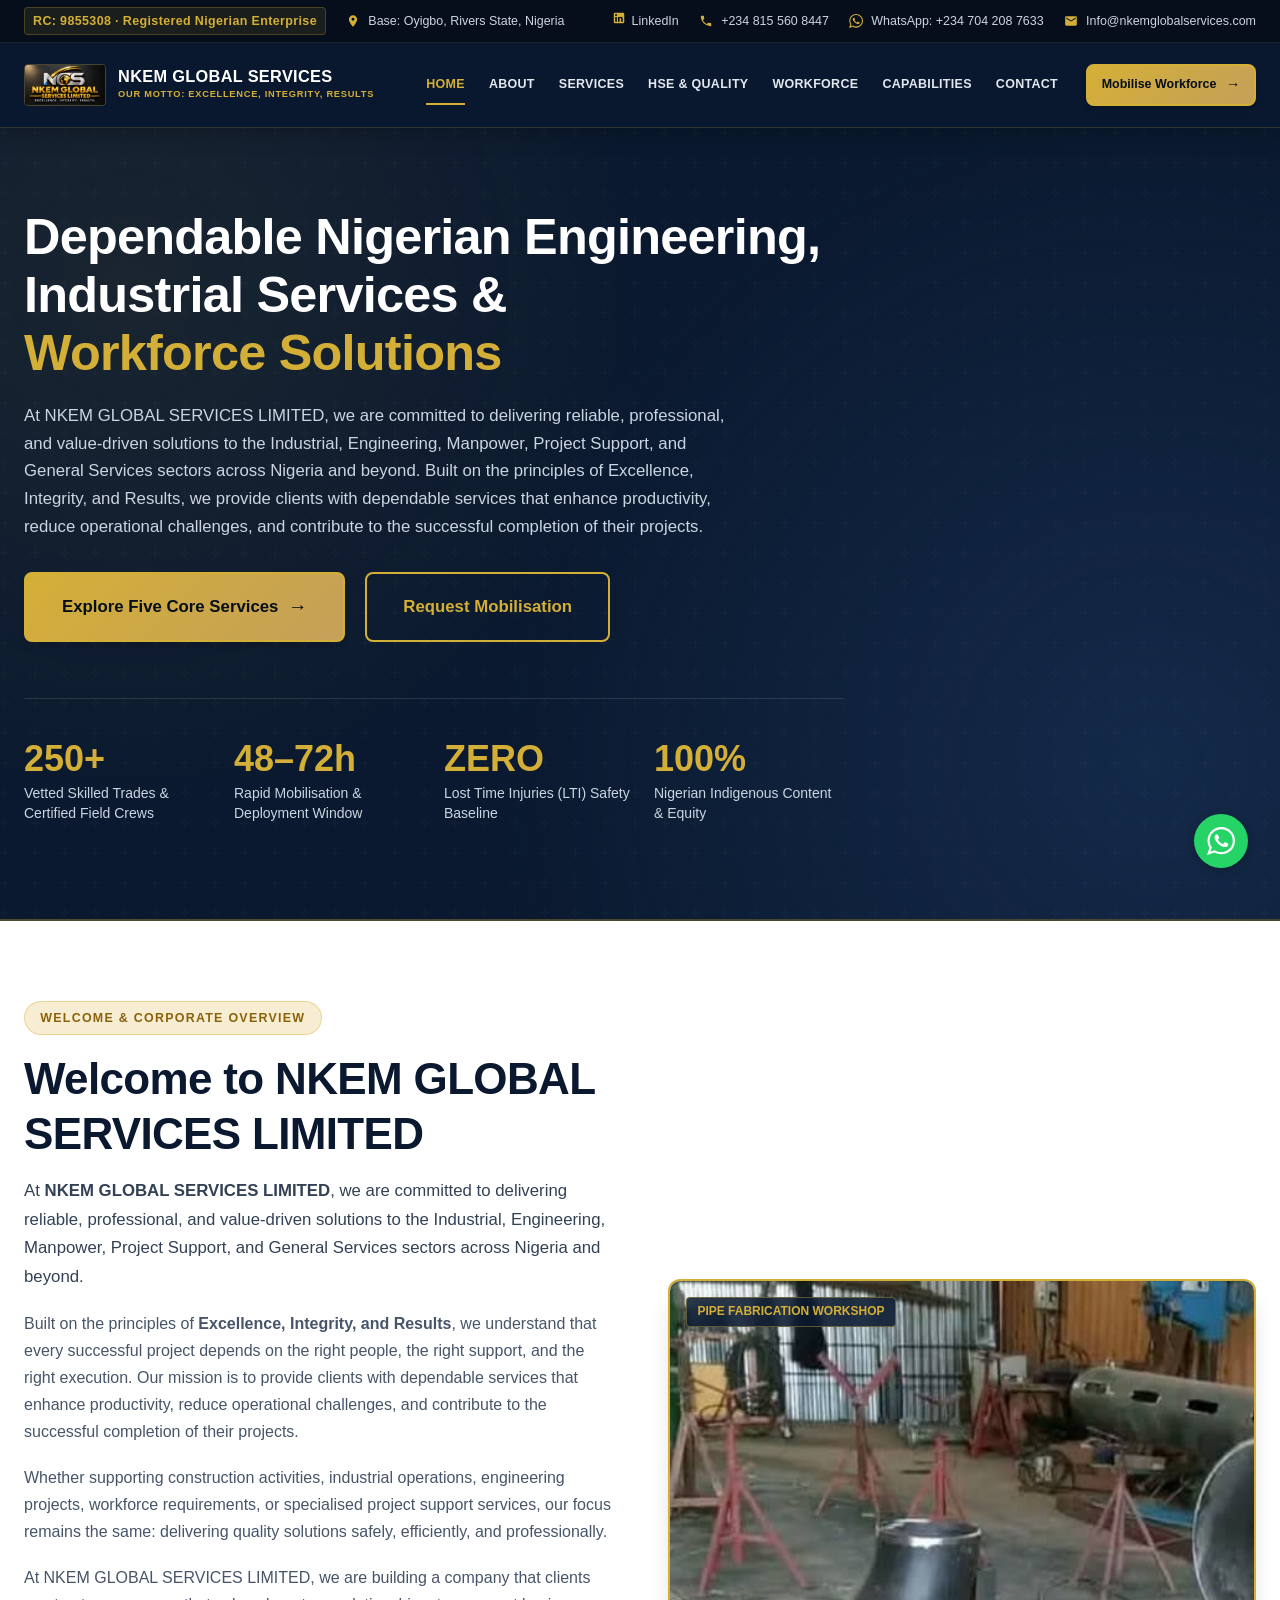
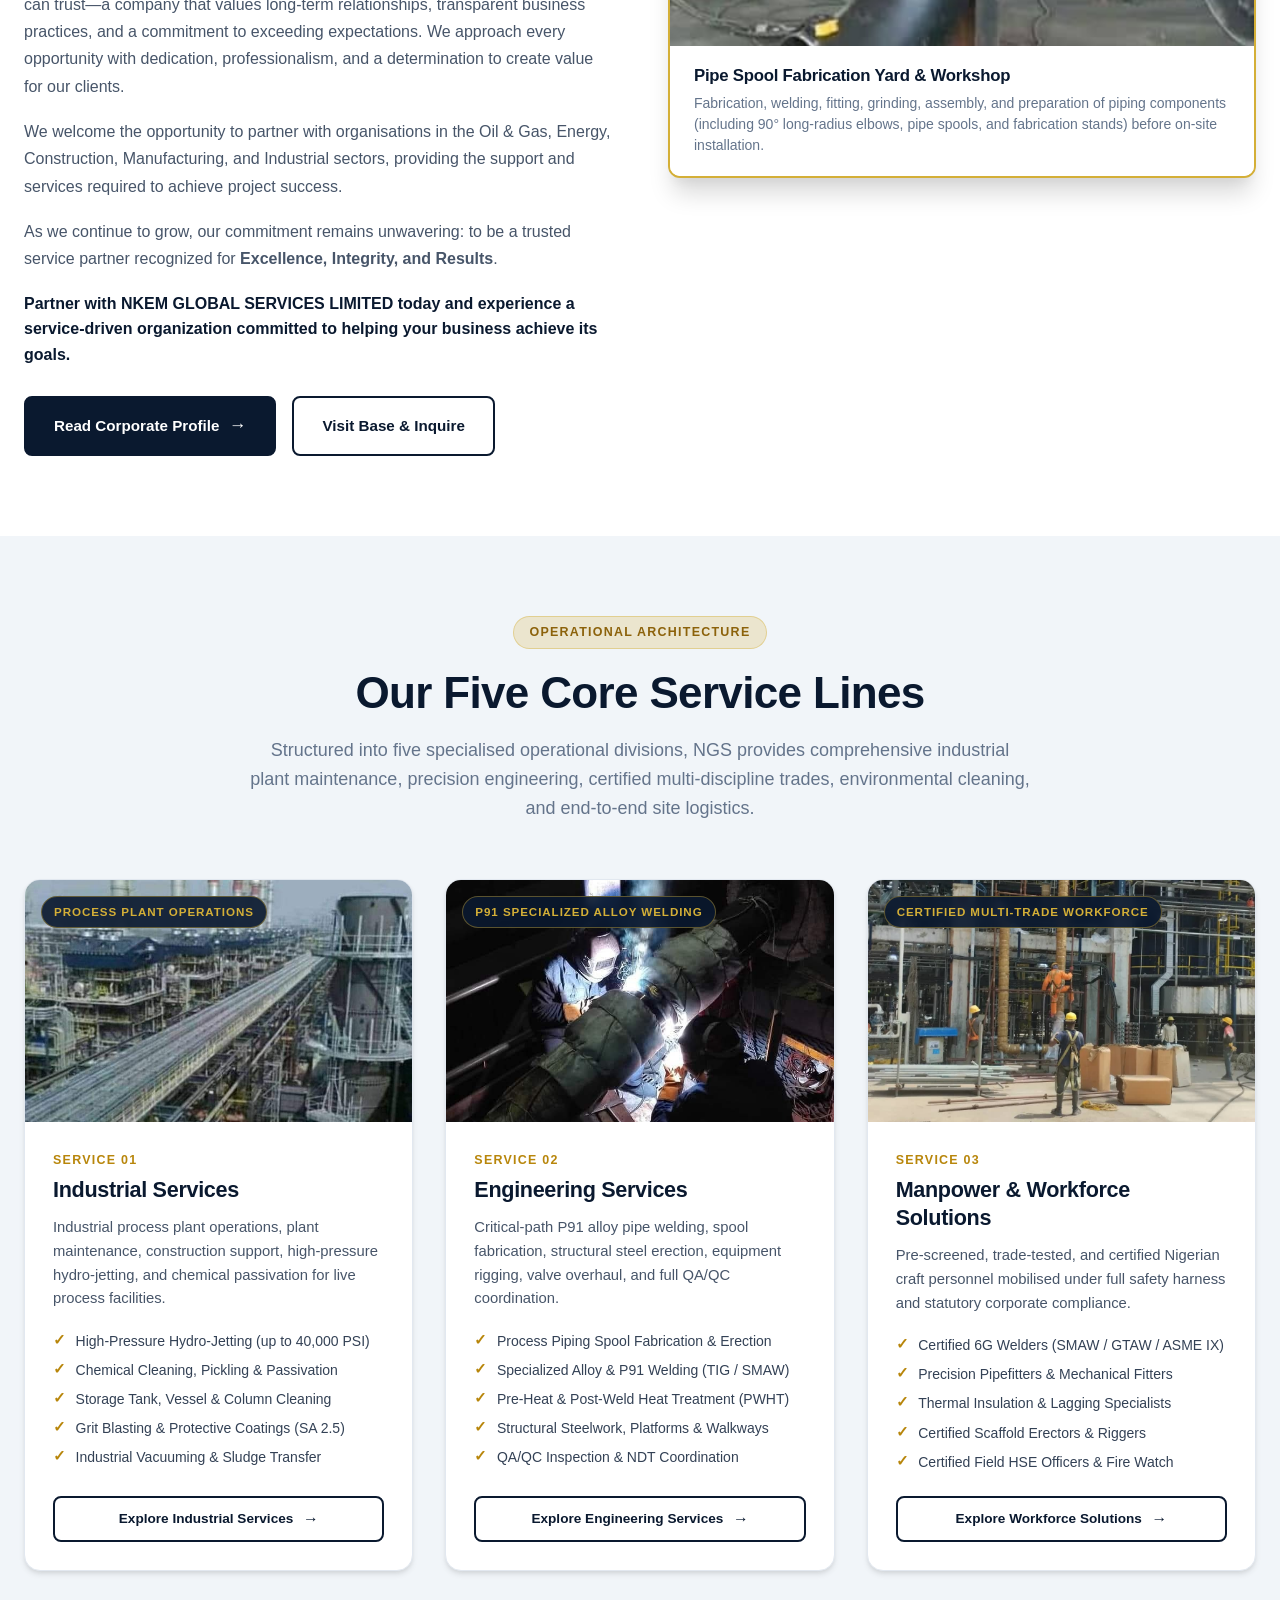
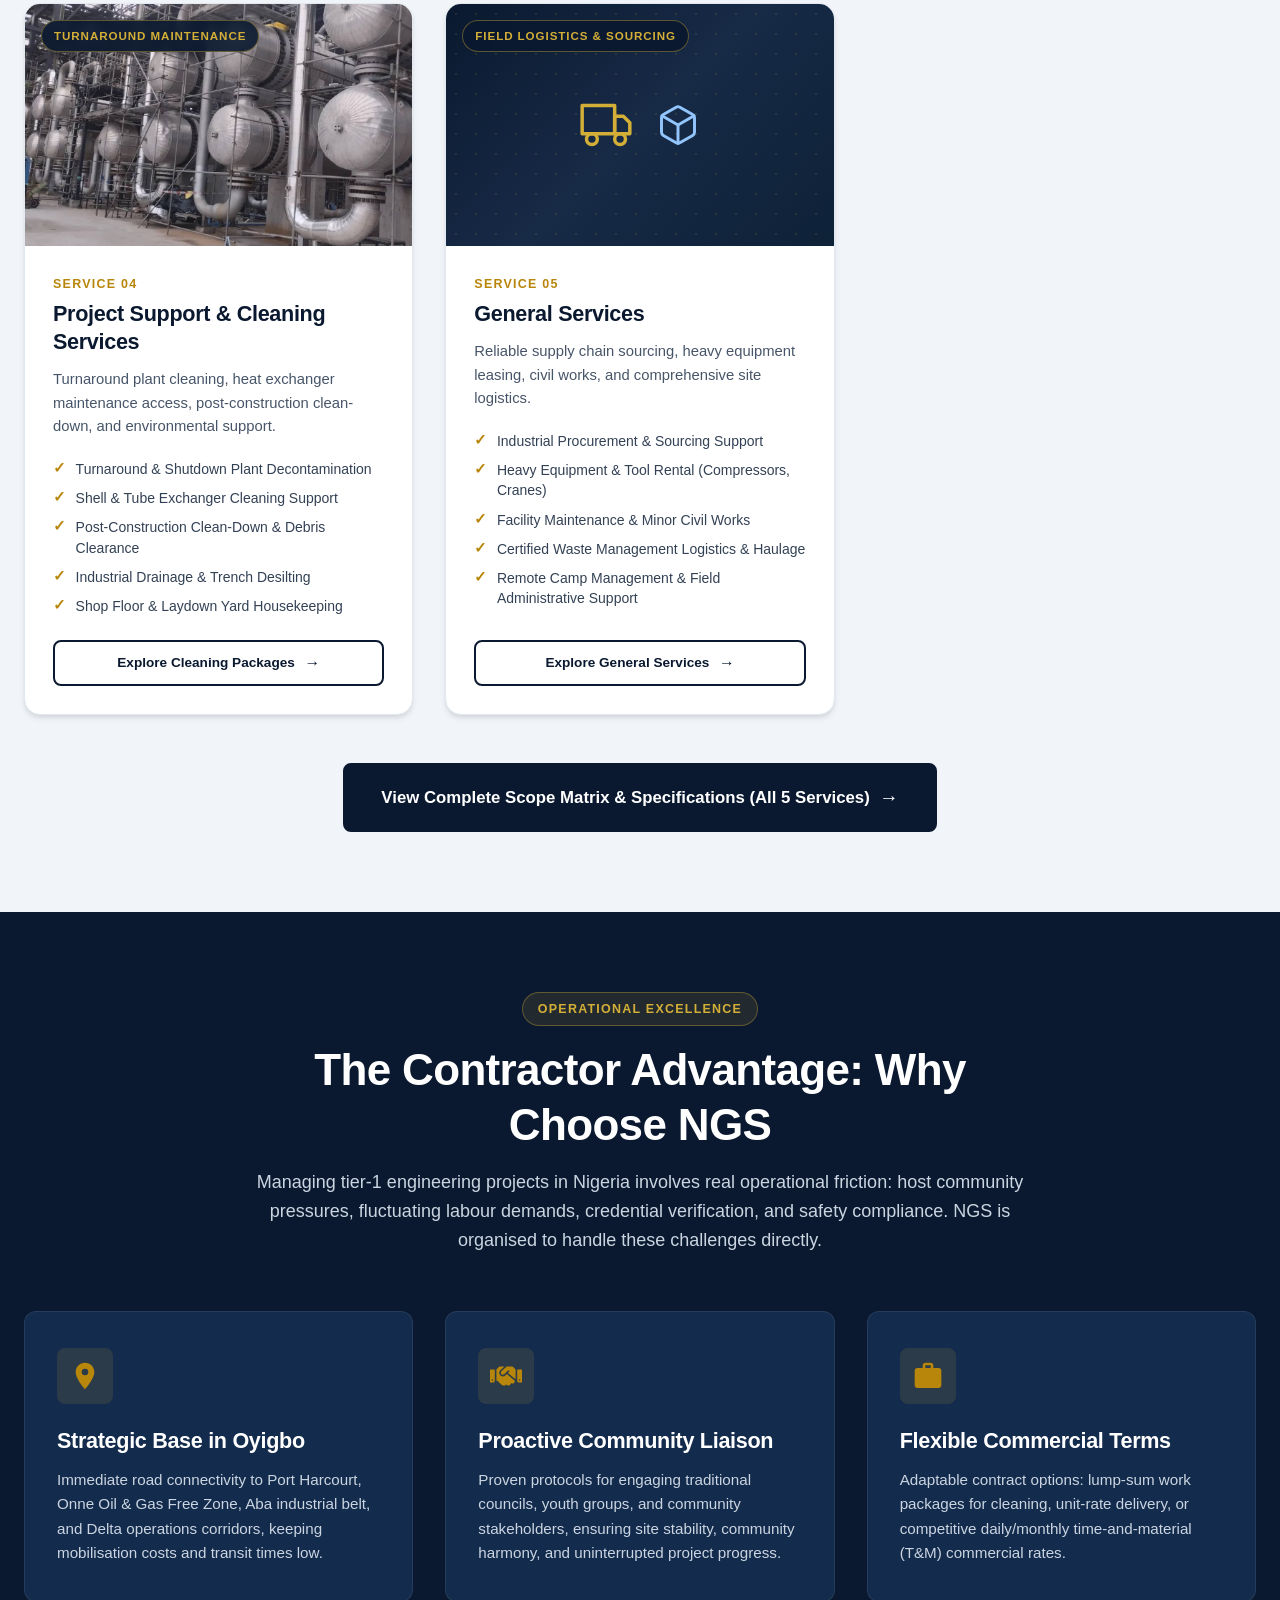
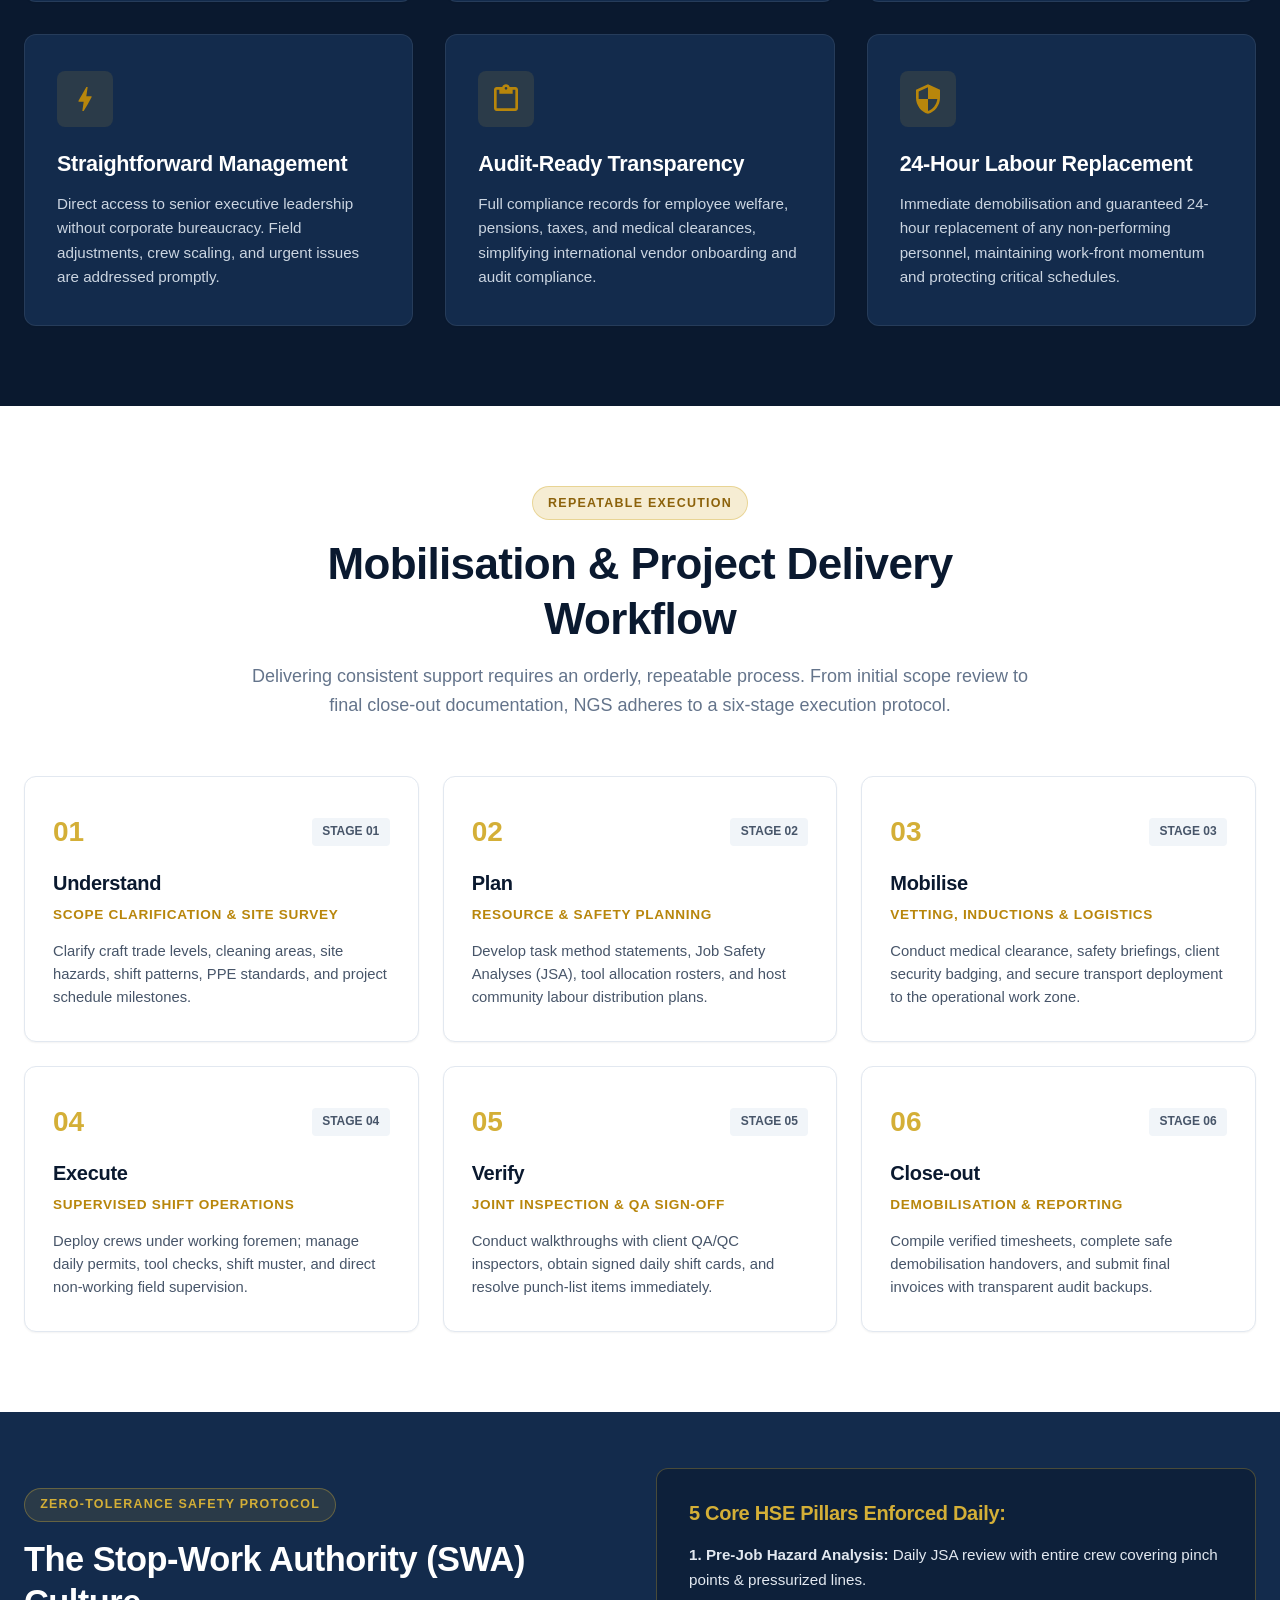
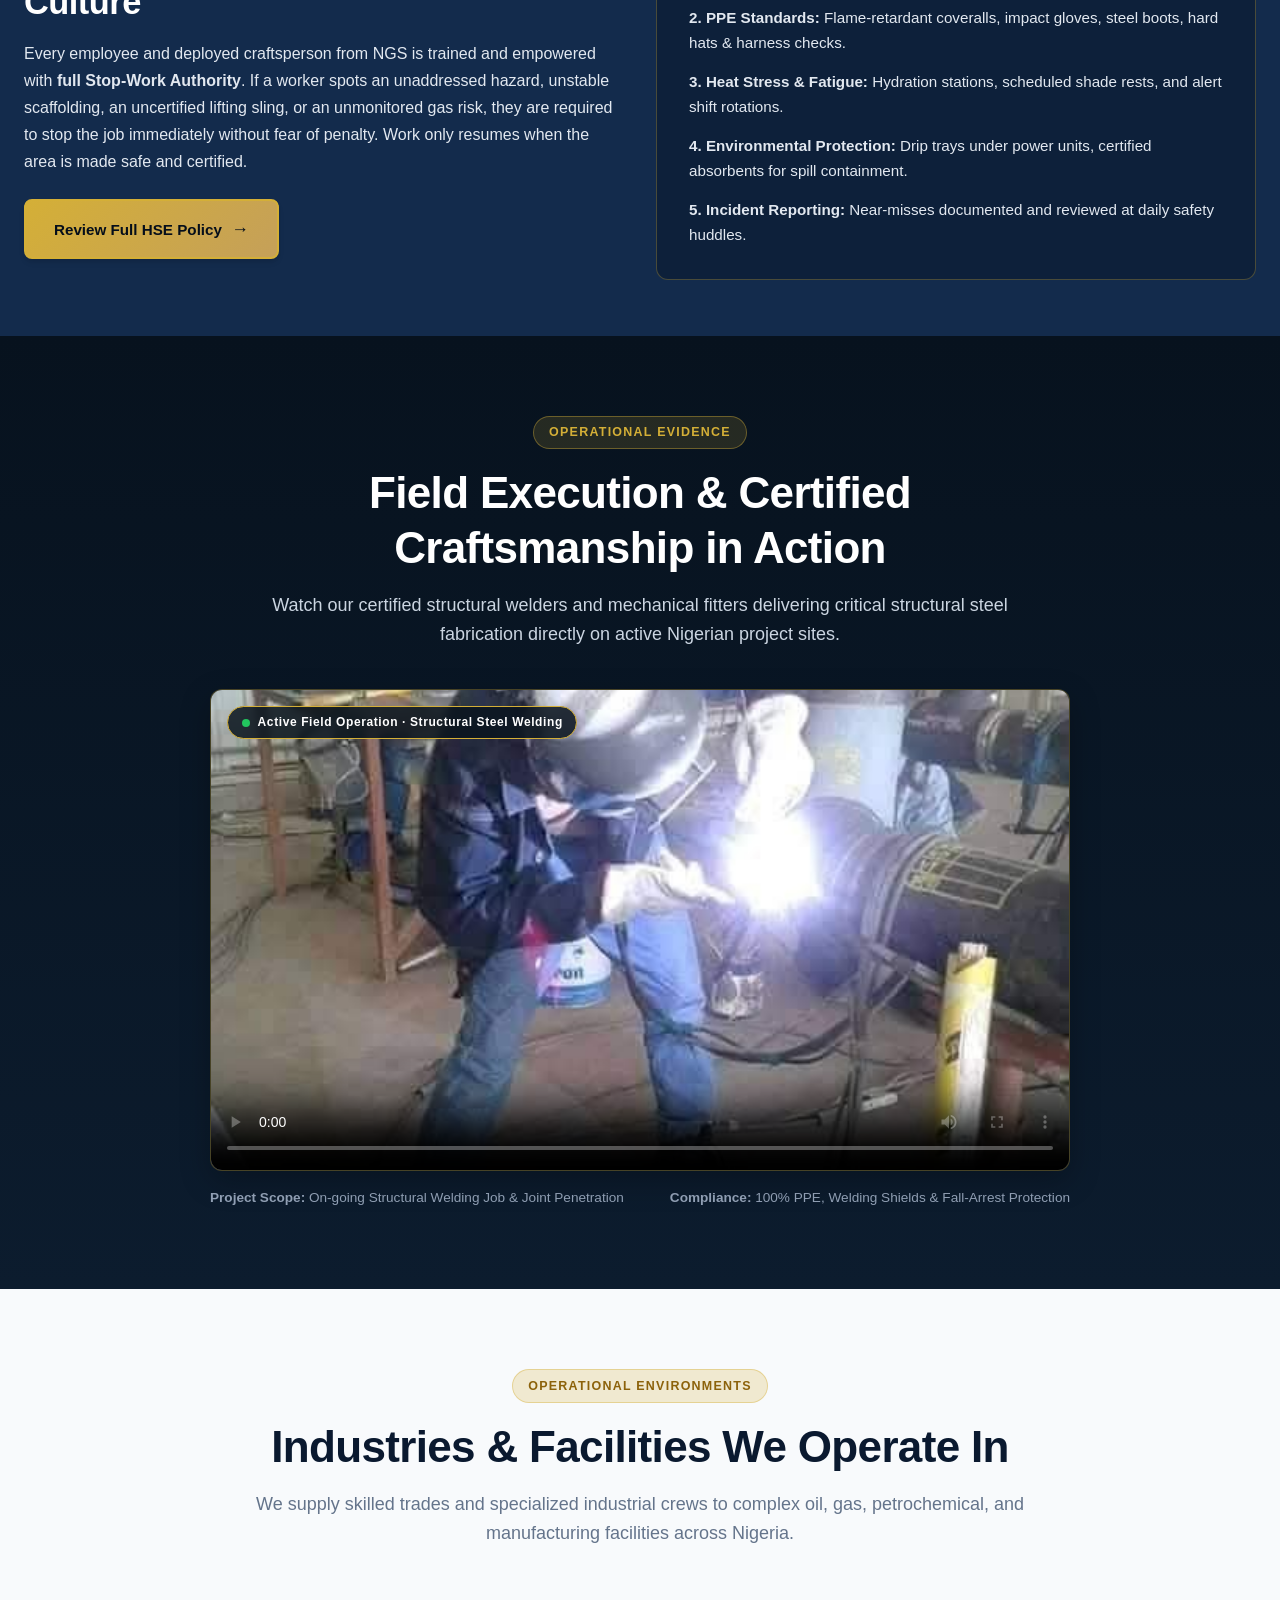
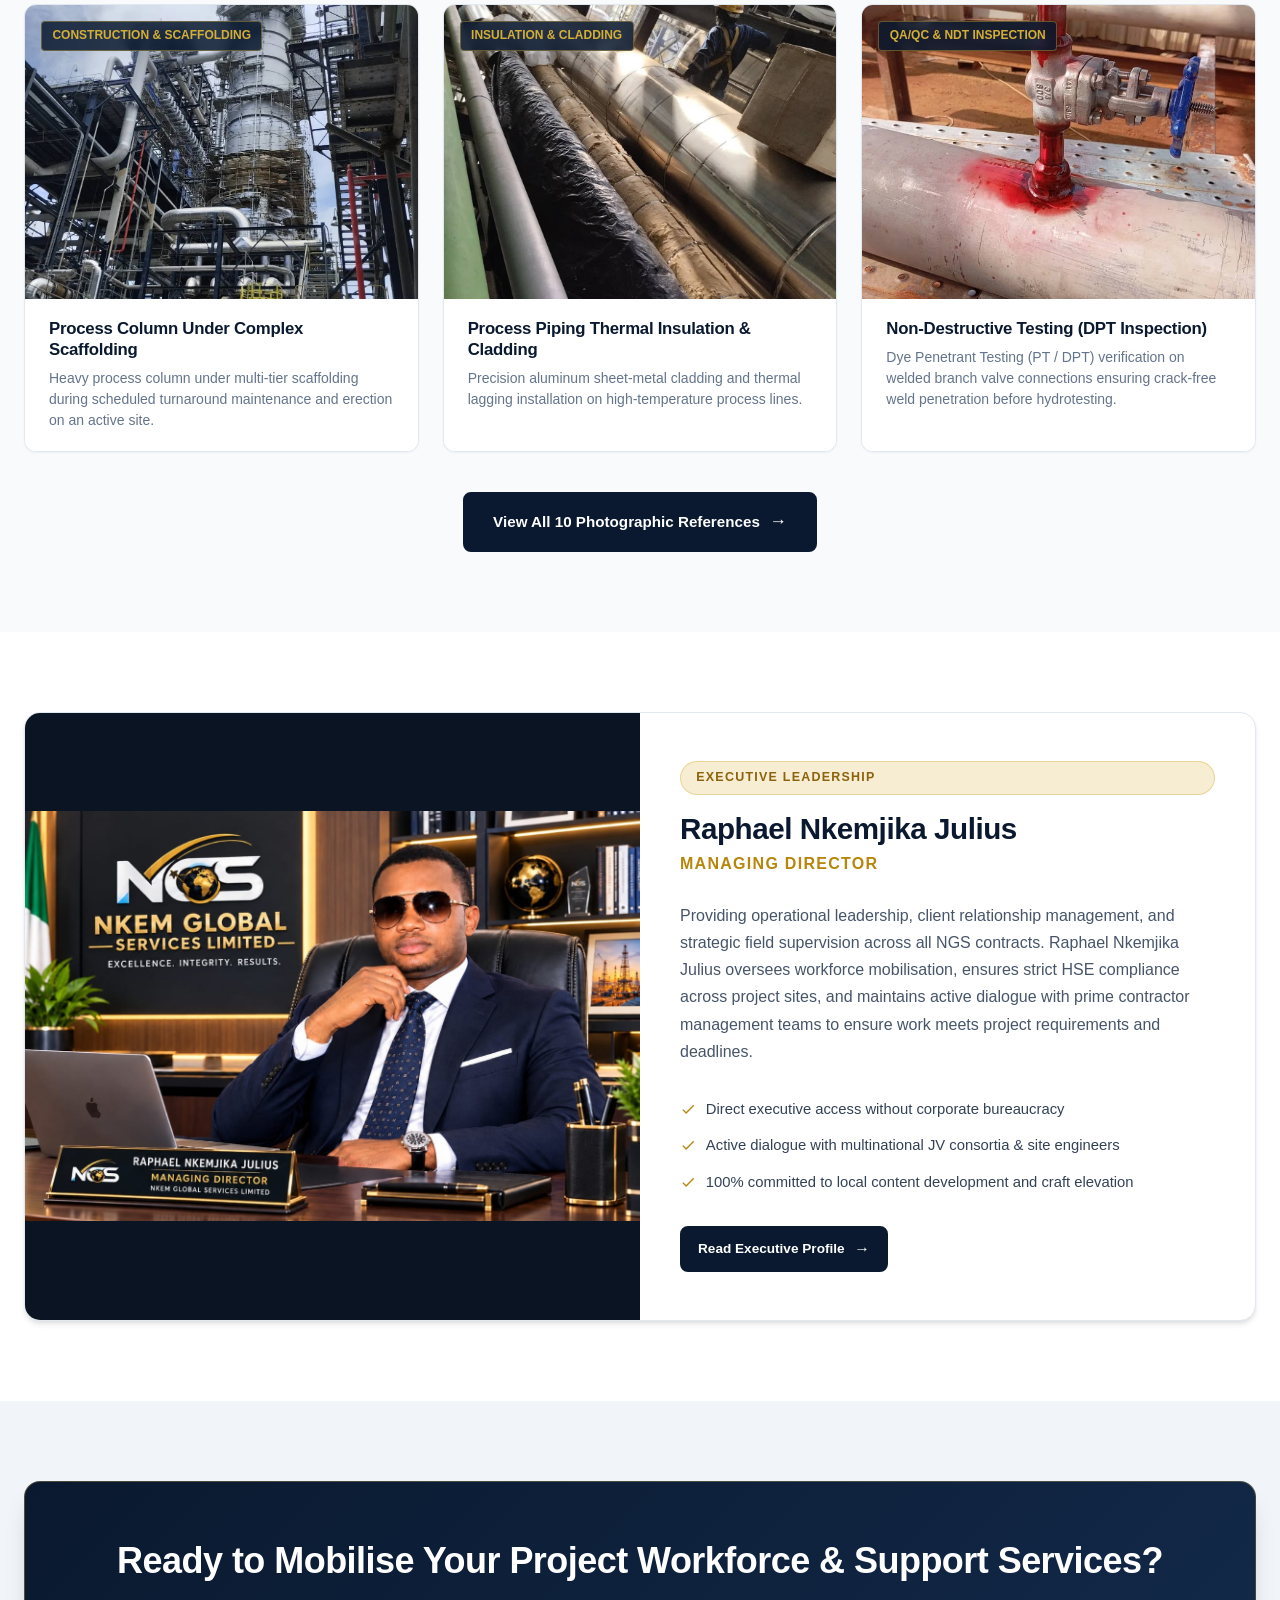
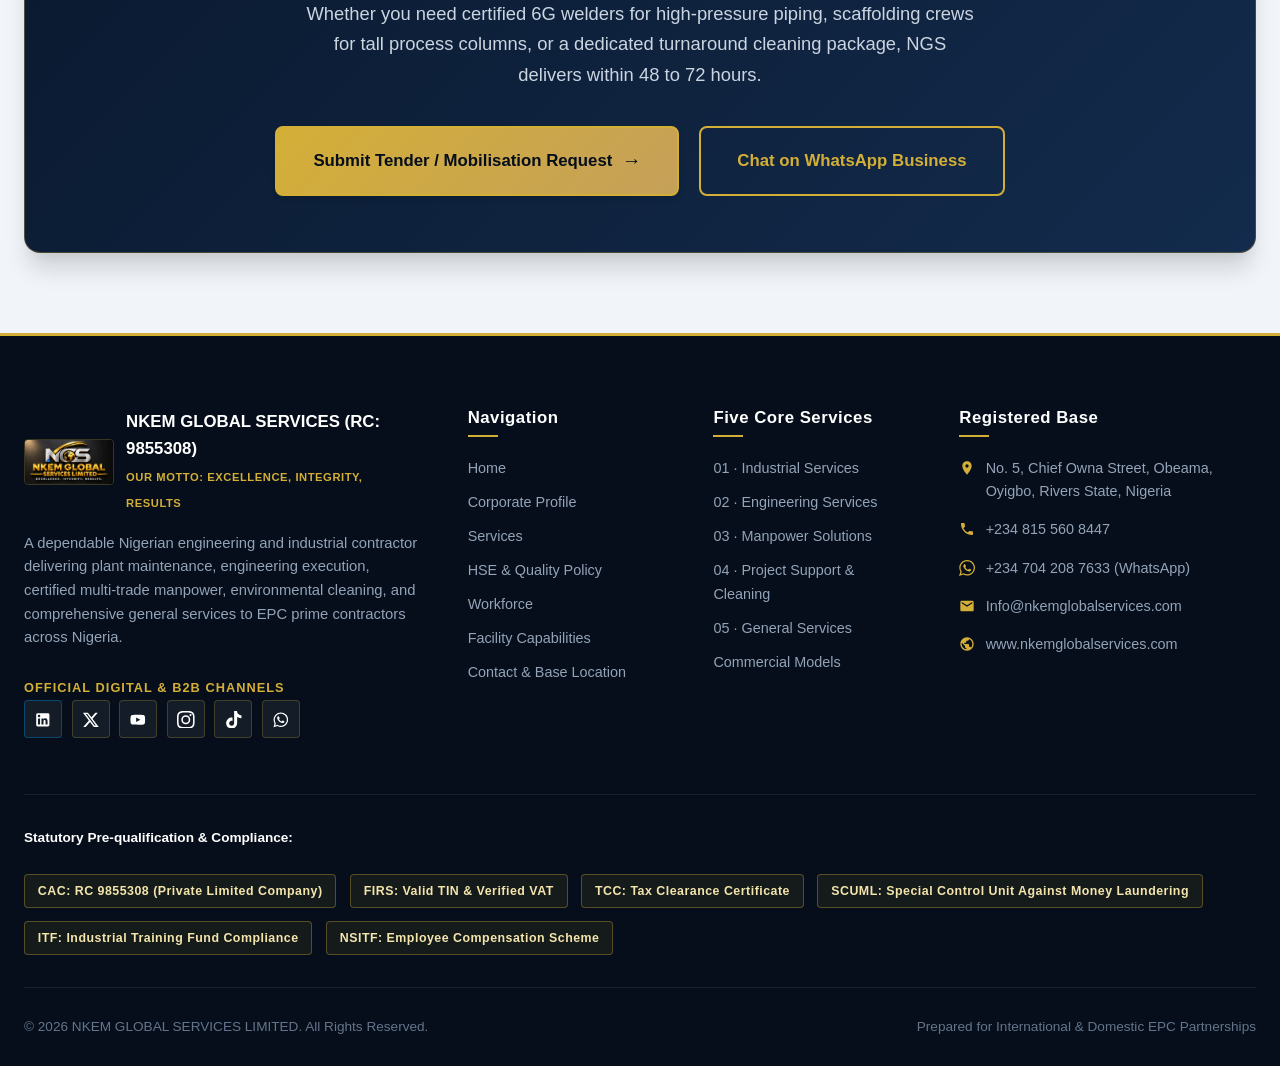
<file: index.html>
<!DOCTYPE html>
<html lang="en">
<head>
  <meta charset="UTF-8">
  <meta name="viewport" content="width=device-width, initial-scale=1.0">
  <title>NKEM Global Services Limited (NGS) | Industrial Services, Engineering & Workforce Contractor</title>
  <meta name="description" content="Dependable Nigerian engineering and industrial contractor delivering plant maintenance, engineering execution, certified manpower solutions, project support & cleaning, and general services across Nigeria.">
  <link rel="stylesheet" href="css/style.css">
  <link rel="icon" type="image/x-icon" href="favicon.ico">
  <link rel="icon" type="image/png" sizes="48x48" href="image/favicon-48.png">
  <link rel="icon" type="image/png" sizes="96x96" href="image/favicon-96.png">
  <link rel="icon" type="image/png" sizes="192x192" href="image/favicon-192.png">
  <link rel="apple-touch-icon" sizes="180x180" href="image/apple-touch-icon.png">
</head>
<body>

  <!-- Persistent Sticky Header Wrapper (Top Bar + Navigation) -->
  <div class="site-header-wrapper">
    <!-- Top Pre-qualification & Contact Bar -->
    <div class="top-bar">
    <div class="container top-bar-inner">
      <div class="top-bar-left">
        <span class="top-bar-rc">
          <span class="hide-mobile">RC: 9855308 · Registered Nigerian Enterprise</span>
          <span class="show-mobile">RC: 9855308</span>
        </span>
        <span class="top-bar-item">
          <span class="icon"><svg class="svg-icon" viewBox="0 0 24 24" width="16" height="16" fill="currentColor"><path d="M12 2C8.13 2 5 5.13 5 9c0 5.25 7 13 7 13s7-7.75 7-13c0-3.87-3.13-7-7-7zm0 9.5a2.5 2.5 0 1 1 0-5 2.5 2.5 0 0 1 0 5z"/></svg></span>
          <span class="hide-mobile">Base: Oyigbo, Rivers State, Nigeria</span>
          <span class="show-mobile">Oyigbo, Rivers State</span>
        </span>
      </div>
      <div class="top-bar-right">
        <span class="top-bar-item hide-mobile">
          <span class="icon"><svg class="svg-icon" viewBox="0 0 24 24" width="14" height="14" fill="currentColor"><path d="M19 3a2 2 0 0 1 2 2v14a2 2 0 0 1-2 2H5a2 2 0 0 1-2-2V5a2 2 0 0 1 2-2h14m-.5 15.5v-5.3a3.26 3.26 0 0 0-3.26-3.26c-.85 0-1.84.52-2.28 1.3v-1.11h-2.79v8.37h2.79v-4.93c0-.77.62-1.4 1.39-1.4a1.4 1.4 0 0 1 1.4 1.4v4.93h2.75M6.88 8.56a1.68 1.68 0 0 0 1.68-1.68c0-.93-.75-1.69-1.68-1.69a1.69 1.69 0 0 0-1.69 1.69c0 .93.76 1.68 1.69 1.68m1.39 9.94v-8.37H5.5v8.37h2.77z"/></svg></span>
          <a href="https://www.linkedin.com/in/nkem-global-services-limited-291158439/" target="_blank" rel="noopener noreferrer">LinkedIn</a>
        </span>
        <span class="top-bar-item">
          <span class="icon"><svg class="svg-icon" viewBox="0 0 24 24" width="16" height="16" fill="currentColor"><path d="M6.62 10.79a15.05 15.05 0 0 0 6.59 6.59l2.2-2.2a1 1 0 0 1 1.02-.24c1.12.37 2.33.57 3.57.57a1 1 0 0 1 1 1V20a1 1 0 0 1-1 1A17 17 0 0 1 3 4a1 1 0 0 1 1-1h3.5a1 1 0 0 1 1 1c0 1.25.2 2.45.57 3.57a1 1 0 0 1-.25 1.02l-2.2 2.2z"/></svg></span> <a href="tel:+2348155608447">+234 815 560 8447</a>
        </span>
        <span class="top-bar-item">
          <span class="icon"><svg class="svg-icon" fill="currentColor" version="1.1" id="Capa_1" xmlns="http://www.w3.org/2000/svg" xmlns:xlink="http://www.w3.org/1999/xlink" viewBox="0 0 30.667 30.667" xml:space="preserve" width="16" height="16"><g id="SVGRepo_bgCarrier" stroke-width="0"></g><g id="SVGRepo_tracerCarrier" stroke-linecap="round" stroke-linejoin="round"></g><g id="SVGRepo_iconCarrier"> <g> <path d="M30.667,14.939c0,8.25-6.74,14.938-15.056,14.938c-2.639,0-5.118-0.675-7.276-1.857L0,30.667l2.717-8.017 c-1.37-2.25-2.159-4.892-2.159-7.712C0.559,6.688,7.297,0,15.613,0C23.928,0.002,30.667,6.689,30.667,14.939z M15.61,2.382 c-6.979,0-12.656,5.634-12.656,12.56c0,2.748,0.896,5.292,2.411,7.362l-1.58,4.663l4.862-1.545c2,1.312,4.393,2.076,6.963,2.076 c6.979,0,12.658-5.633,12.658-12.559C28.27,8.016,22.59,2.382,15.61,2.382z M23.214,18.38c-0.094-0.151-0.34-0.243-0.708-0.427 c-0.367-0.184-2.184-1.069-2.521-1.189c-0.34-0.123-0.586-0.185-0.832,0.182c-0.243,0.367-0.951,1.191-1.168,1.437 c-0.215,0.245-0.43,0.276-0.799,0.095c-0.369-0.186-1.559-0.57-2.969-1.817c-1.097-0.972-1.838-2.169-2.052-2.536 c-0.217-0.366-0.022-0.564,0.161-0.746c0.165-0.165,0.369-0.428,0.554-0.643c0.185-0.213,0.246-0.364,0.369-0.609 c0.121-0.245,0.06-0.458-0.031-0.643c-0.092-0.184-0.829-1.984-1.138-2.717c-0.307-0.732-0.614-0.611-0.83-0.611 c-0.215,0-0.461-0.03-0.707-0.03S9.897,8.215,9.56,8.582s-1.291,1.252-1.291,3.054c0,1.804,1.321,3.543,1.506,3.787 c0.186,0.243,2.554,4.062,6.305,5.528c3.753,1.465,3.753,0.976,4.429,0.914c0.678-0.062,2.184-0.885,2.49-1.739 C23.307,19.268,23.307,18.533,23.214,18.38z"></path> </g> </g></svg></span> <a href="https://wa.me/2347042087633?text=Hello%20NKEM%20Global%20Services%20Limited,%20I%20am%20inquiring%20about%20workforce%20mobilisation." target="_blank"><span class="hide-mobile">WhatsApp: +234 704 208 7633</span><span class="show-mobile">WhatsApp</span></a>
        </span>
        <span class="top-bar-item">
          <span class="icon"><svg class="svg-icon" viewBox="0 0 24 24" width="16" height="16" fill="currentColor"><path d="M20 4H4c-1.1 0-2 .9-2 2v12c0 1.1.9 2 2 2h16c1.1 0 2-.9 2-2V6c0-1.1-.9-2-2-2zm0 4l-8 5-8-5V6l8 5 8-5v2z"/></svg></span> <a href="mailto:Info@nkemglobalservices.com"><span class="hide-mobile">Info@nkemglobalservices.com</span><span class="show-mobile">Email Us</span></a>
        </span>
      </div>
    </div>
  </div>

  <!-- Primary Site Header & Navigation -->
  <header class="site-header">
    <div class="container nav-container">
      <a href="index.html" class="brand-logo" title="NKEM Global Services Limited">
        <img src="image/logo.jpeg" alt="NGS Logo" class="brand-logo-img">
        <div class="brand-text">
          <span class="brand-name">NKEM GLOBAL SERVICES</span>
          <span class="brand-sub">Our Motto: Excellence, Integrity, Results</span>
        </div>
      </a>

      <nav class="nav-menu">
        <a href="index.html" class="nav-link active">Home</a>
        <a href="about.html" class="nav-link">About</a>
        <a href="services.html" class="nav-link">Services</a>
        <a href="hse-quality.html" class="nav-link">HSE & Quality</a>
        <a href="workforce-directory.html" class="nav-link">Workforce</a>
        <a href="capabilities.html" class="nav-link">Capabilities</a>
        <a href="contact.html" class="nav-link">Contact</a>
      </nav>

      <div class="header-cta">
        <a href="#rfp" class="btn btn-gold btn-sm open-rfp-modal">
          <span>Mobilise Workforce</span>
          <span class="btn-icon">→</span>
        </a>
      </div>

      <button class="mobile-toggle" id="mobileToggle" aria-label="Toggle navigation">
        <span></span>
        <span></span>
        <span></span>
      </button>
    </div>
  </header>
  </div>

  <!-- Mobile Drawer Menu -->
  <div class="mobile-drawer" id="mobileDrawer">
    <a href="index.html" class="nav-link active">Home</a>
    <a href="about.html" class="nav-link">About</a>
    <a href="services.html" class="nav-link">Services</a>
    <a href="hse-quality.html" class="nav-link">HSE & Quality</a>
    <a href="workforce-directory.html" class="nav-link">Workforce</a>
    <a href="capabilities.html" class="nav-link">Capabilities</a>
    <a href="contact.html" class="nav-link">Contact</a>
    <div style="margin-top: 1rem;">
      <a href="#rfp" class="btn btn-gold open-rfp-modal" style="width: 100%;">Mobilise Workforce</a>
    </div>
  </div>

  <!-- Main Hero Section -->
  <section class="hero">
    <div class="container">
      <div class="hero-content">
        <h1 class="hero-title">
          Dependable Nigerian Engineering, Industrial Services & 
          <span class="highlight">Workforce Solutions</span>
        </h1>
        <p class="hero-description">
          At NKEM GLOBAL SERVICES LIMITED, we are committed to delivering reliable, professional, and value-driven solutions to the Industrial, Engineering, Manpower, Project Support, and General Services sectors across Nigeria and beyond. Built on the principles of Excellence, Integrity, and Results, we provide clients with dependable services that enhance productivity, reduce operational challenges, and contribute to the successful completion of their projects.
        </p>

        <div class="hero-actions">
          <a href="services.html" class="btn btn-gold btn-lg">
            <span>Explore Five Core Services</span>
            <span class="btn-icon">→</span>
          </a>
          <a href="#rfp" class="btn btn-outline-gold btn-lg open-rfp-modal">
            <span>Request Mobilisation</span>
          </a>
        </div>

        <!-- Key Performance Baseline Stats -->
        <div class="hero-stats-grid">
          <div class="hero-stat-card">
            <span class="hero-stat-number">250+</span>
            <span class="hero-stat-label">Vetted Skilled Trades & Certified Field Crews</span>
          </div>
          <div class="hero-stat-card">
            <span class="hero-stat-number">48–72h</span>
            <span class="hero-stat-label">Rapid Mobilisation & Deployment Window</span>
          </div>
          <div class="hero-stat-card">
            <span class="hero-stat-number">ZERO</span>
            <span class="hero-stat-label">Lost Time Injuries (LTI) Safety Baseline</span>
          </div>
          <div class="hero-stat-card">
            <span class="hero-stat-number">100%</span>
            <span class="hero-stat-label">Nigerian Indigenous Content & Equity</span>
          </div>
        </div>
      </div>
    </div>
  </section>

  <!-- Executive Overview & Positioning Section -->
  <section class="section-padding bg-white">
    <div class="container">
      <div class="grid-2" style="align-items: center; gap: 3.5rem;">
        <div>
          <span class="tagline-badge">Welcome & Corporate Overview</span>
          <h2 class="section-title">Welcome to NKEM GLOBAL SERVICES LIMITED</h2>
          <p style="font-size: 1.05rem; line-height: 1.7; color: var(--color-slate-700); margin-bottom: 1.15rem;">
            At <strong>NKEM GLOBAL SERVICES LIMITED</strong>, we are committed to delivering reliable, professional, and value-driven solutions to the Industrial, Engineering, Manpower, Project Support, and General Services sectors across Nigeria and beyond.
          </p>
          <p style="color: var(--color-slate-600); line-height: 1.7; margin-bottom: 1.15rem;">
            Built on the principles of <strong>Excellence, Integrity, and Results</strong>, we understand that every successful project depends on the right people, the right support, and the right execution. Our mission is to provide clients with dependable services that enhance productivity, reduce operational challenges, and contribute to the successful completion of their projects.
          </p>
          <p style="color: var(--color-slate-600); line-height: 1.7; margin-bottom: 1.15rem;">
            Whether supporting construction activities, industrial operations, engineering projects, workforce requirements, or specialised project support services, our focus remains the same: delivering quality solutions safely, efficiently, and professionally.
          </p>
          <p style="color: var(--color-slate-600); line-height: 1.7; margin-bottom: 1.15rem;">
            At NKEM GLOBAL SERVICES LIMITED, we are building a company that clients can trust—a company that values long-term relationships, transparent business practices, and a commitment to exceeding expectations. We approach every opportunity with dedication, professionalism, and a determination to create value for our clients.
          </p>
          <p style="color: var(--color-slate-600); line-height: 1.7; margin-bottom: 1.15rem;">
            We welcome the opportunity to partner with organisations in the Oil &amp; Gas, Energy, Construction, Manufacturing, and Industrial sectors, providing the support and services required to achieve project success.
          </p>
          <p style="color: var(--color-slate-600); line-height: 1.7; margin-bottom: 1.15rem;">
            As we continue to grow, our commitment remains unwavering: to be a trusted service partner recognized for <strong>Excellence, Integrity, and Results</strong>.
          </p>
          <p style="font-weight: 700; color: var(--color-primary-dark); line-height: 1.6; margin-bottom: 1.75rem;">
            Partner with NKEM GLOBAL SERVICES LIMITED today and experience a service-driven organization committed to helping your business achieve its goals.
          </p>
          <div style="display: flex; gap: 1rem; flex-wrap: wrap;">
            <a href="about.html" class="btn btn-navy">
              <span>Read Corporate Profile</span>
              <span class="btn-icon">→</span>
            </a>
            <a href="contact.html" class="btn btn-outline-navy">
              <span>Visit Base &amp; Inquire</span>
            </a>
          </div>
        </div>

        <div>
          <div class="gallery-card" style="border: 2px solid var(--color-accent-gold); box-shadow: var(--shadow-xl);">
            <div class="gallery-img-wrap" style="aspect-ratio: 16/10;">
              <img src="NKEM_image/pipe_fabrication_workshop.jpeg" alt="Pipe Fabrication Workshop - Pipe Spool Fabrication Yard" class="gallery-img">
              <span class="gallery-badge">Pipe Fabrication Workshop</span>
            </div>
            <div class="gallery-caption">
              <h3 class="gallery-title">Pipe Spool Fabrication Yard & Workshop</h3>
              <p class="gallery-text">
                Fabrication, welding, fitting, grinding, assembly, and preparation of piping components (including 90° long-radius elbows, pipe spools, and fabrication stands) before on-site installation.
              </p>
            </div>
          </div>
        </div>
      </div>
    </div>
  </section>

  <!-- Five Core Service Lines Section -->
  <section class="section-padding bg-light" id="core-services">
    <div class="container">
      <div class="section-header text-center">
        <span class="tagline-badge">Operational Architecture</span>
        <h2 class="section-title">Our Five Core Service Lines</h2>
        <p class="section-subtitle">
          Structured into five specialised operational divisions, NGS provides comprehensive industrial plant maintenance, precision engineering, certified multi-discipline trades, environmental cleaning, and end-to-end site logistics.
        </p>
      </div>

      <div class="services-showcase-grid">
        <!-- Service 01 -->
        <div class="service-showcase-card">
          <div class="service-showcase-img-wrap">
            <img src="NKEM_image/process_plant_refinery.jpeg" alt="Oil Refinery and Industrial Process Plant with elevated pipe racks and stacks" class="service-showcase-img">
            <span class="service-showcase-badge">Process Plant Operations</span>
          </div>
          <div class="service-showcase-body">
            <span class="service-showcase-num">Service 01</span>
            <h3 class="service-showcase-title">Industrial Services</h3>
            <p class="service-showcase-desc">
              Industrial process plant operations, plant maintenance, construction support, high-pressure hydro-jetting, and chemical passivation for live process facilities.
            </p>
            <div class="service-showcase-list">
              <div class="service-showcase-item">High-Pressure Hydro-Jetting (up to 40,000 PSI)</div>
              <div class="service-showcase-item">Chemical Cleaning, Pickling & Passivation</div>
              <div class="service-showcase-item">Storage Tank, Vessel & Column Cleaning</div>
              <div class="service-showcase-item">Grit Blasting & Protective Coatings (SA 2.5)</div>
              <div class="service-showcase-item">Industrial Vacuuming & Sludge Transfer</div>
            </div>
            <div style="margin-top: auto;">
              <a href="services.html#service-01" class="btn btn-outline-navy btn-sm" style="width: 100%;">
                <span>Explore Industrial Services</span>
                <span class="btn-icon">→</span>
              </a>
            </div>
          </div>
        </div>

        <!-- Service 02 -->
        <div class="service-showcase-card">
          <div class="service-showcase-img-wrap">
            <img src="NKEM_image/p91_alloy_welding_process.jpeg" alt="P91 specialized alloy welding process with ceramic PWHT heating blankets" class="service-showcase-img">
            <span class="service-showcase-badge">P91 Specialized Alloy Welding</span>
          </div>
          <div class="service-showcase-body">
            <span class="service-showcase-num">Service 02</span>
            <h3 class="service-showcase-title">Engineering Services</h3>
            <p class="service-showcase-desc">
              Critical-path P91 alloy pipe welding, spool fabrication, structural steel erection, equipment rigging, valve overhaul, and full QA/QC coordination.
            </p>
            <div class="service-showcase-list">
              <div class="service-showcase-item">Process Piping Spool Fabrication & Erection</div>
              <div class="service-showcase-item">Specialized Alloy & P91 Welding (TIG / SMAW)</div>
              <div class="service-showcase-item">Pre-Heat & Post-Weld Heat Treatment (PWHT)</div>
              <div class="service-showcase-item">Structural Steelwork, Platforms & Walkways</div>
              <div class="service-showcase-item">QA/QC Inspection & NDT Coordination</div>
            </div>
            <div style="margin-top: auto;">
              <a href="services.html#service-02" class="btn btn-outline-navy btn-sm" style="width: 100%;">
                <span>Explore Engineering Services</span>
                <span class="btn-icon">→</span>
              </a>
            </div>
          </div>
        </div>

        <!-- Service 03 -->
        <div class="service-showcase-card">
          <div class="service-showcase-img-wrap">
            <img src="NKEM_image/piping_thermal_lagging.jpeg" alt="Certified multi-trade workforce installing pipeline thermal insulation with safety harnesses" class="service-showcase-img">
            <span class="service-showcase-badge">Certified Multi-Trade Workforce</span>
          </div>
          <div class="service-showcase-body">
            <span class="service-showcase-num">Service 03</span>
            <h3 class="service-showcase-title">Manpower & Workforce Solutions</h3>
            <p class="service-showcase-desc">
              Pre-screened, trade-tested, and certified Nigerian craft personnel mobilised under full safety harness and statutory corporate compliance.
            </p>
            <div class="service-showcase-list">
              <div class="service-showcase-item">Certified 6G Welders (SMAW / GTAW / ASME IX)</div>
              <div class="service-showcase-item">Precision Pipefitters & Mechanical Fitters</div>
              <div class="service-showcase-item">Thermal Insulation & Lagging Specialists</div>
              <div class="service-showcase-item">Certified Scaffold Erectors & Riggers</div>
              <div class="service-showcase-item">Certified Field HSE Officers & Fire Watch</div>
            </div>
            <div style="margin-top: auto;">
              <a href="services.html#service-03" class="btn btn-outline-navy btn-sm" style="width: 100%;">
                <span>Explore Workforce Solutions</span>
                <span class="btn-icon">→</span>
              </a>
            </div>
          </div>
        </div>

        <!-- Service 04 -->
        <div class="service-showcase-card">
          <div class="service-showcase-img-wrap">
            <img src="NKEM_image/heat_exchangers_turnaround.jpeg" alt="Shell and tube heat exchanger battery with domed cladding and turnaround scaffolding" class="service-showcase-img">
            <span class="service-showcase-badge">Turnaround Maintenance</span>
          </div>
          <div class="service-showcase-body">
            <span class="service-showcase-num">Service 04</span>
            <h3 class="service-showcase-title">Project Support & Cleaning Services</h3>
            <p class="service-showcase-desc">
              Turnaround plant cleaning, heat exchanger maintenance access, post-construction clean-down, and environmental support.
            </p>
            <div class="service-showcase-list">
              <div class="service-showcase-item">Turnaround & Shutdown Plant Decontamination</div>
              <div class="service-showcase-item">Shell & Tube Exchanger Cleaning Support</div>
              <div class="service-showcase-item">Post-Construction Clean-Down & Debris Clearance</div>
              <div class="service-showcase-item">Industrial Drainage & Trench Desilting</div>
              <div class="service-showcase-item">Shop Floor & Laydown Yard Housekeeping</div>
            </div>
            <div style="margin-top: auto;">
              <a href="services.html#service-04" class="btn btn-outline-navy btn-sm" style="width: 100%;">
                <span>Explore Cleaning Packages</span>
                <span class="btn-icon">→</span>
              </a>
            </div>
          </div>
        </div>

        <!-- Service 05 -->
        <div class="service-showcase-card">
          <div class="service-showcase-img-wrap" style="display: flex; align-items: center; justify-content: center; background: linear-gradient(135deg, #0a192f 0%, #172a46 50%, #0d2137 100%);">
            <div style="position: absolute; inset: 0; opacity: 0.12; background-image: radial-gradient(#d4af37 1.5px, transparent 1.5px); background-size: 20px 20px;"></div>
            <div style="display: flex; align-items: center; gap: 1.5rem; z-index: 1;">
              <svg viewBox="0 0 24 24" width="52" height="52" fill="none" stroke="#d4af37" stroke-width="1.6" stroke-linecap="round" stroke-linejoin="round" aria-hidden="true">
                <rect x="1" y="3" width="15" height="13"></rect>
                <polygon points="16 8 20 8 23 11 23 16 16 16 16 8"></polygon>
                <circle cx="5.5" cy="18.5" r="2.5"></circle>
                <circle cx="18.5" cy="18.5" r="2.5"></circle>
              </svg>
              <svg viewBox="0 0 24 24" width="44" height="44" fill="none" stroke="#93c5fd" stroke-width="1.6" stroke-linecap="round" stroke-linejoin="round" aria-hidden="true">
                <path d="M21 16V8a2 2 0 0 0-1-1.73l-7-4a2 2 0 0 0-2 0l-7 4A2 2 0 0 0 3 8v8a2 2 0 0 0 1 1.73l7 4a2 2 0 0 0 2 0l7-4A2 2 0 0 0 21 16z"></path>
                <polyline points="3.27 6.96 12 12.01 20.73 6.96"></polyline>
                <line x1="12" y1="22.08" x2="12" y2="12"></line>
              </svg>
            </div>
            <span class="service-showcase-badge">Field Logistics & Sourcing</span>
          </div>
          <div class="service-showcase-body">
            <span class="service-showcase-num">Service 05</span>
            <h3 class="service-showcase-title">General Services</h3>
            <p class="service-showcase-desc">
              Reliable supply chain sourcing, heavy equipment leasing, civil works, and comprehensive site logistics.
            </p>
            <div class="service-showcase-list">
              <div class="service-showcase-item">Industrial Procurement & Sourcing Support</div>
              <div class="service-showcase-item">Heavy Equipment & Tool Rental (Compressors, Cranes)</div>
              <div class="service-showcase-item">Facility Maintenance & Minor Civil Works</div>
              <div class="service-showcase-item">Certified Waste Management Logistics & Haulage</div>
              <div class="service-showcase-item">Remote Camp Management & Field Administrative Support</div>
            </div>
            <div style="margin-top: auto;">
              <a href="services.html#service-05" class="btn btn-outline-navy btn-sm" style="width: 100%;">
                <span>Explore General Services</span>
                <span class="btn-icon">→</span>
              </a>
            </div>
          </div>
        </div>
      </div>

      <div style="text-align: center; margin-top: 3rem;">
        <a href="services.html" class="btn btn-navy btn-lg">
          <span>View Complete Scope Matrix & Specifications (All 5 Services)</span>
          <span class="btn-icon">→</span>
        </a>
      </div>
    </div>
  </section>


  <!-- The Contractor Advantage: Why Choose NGS -->
  <section class="section-padding bg-dark">
    <div class="container">
      <div class="section-header text-center">
        <span class="tagline-badge">Operational Excellence</span>
        <h2 class="section-title text-white">The Contractor Advantage: Why Choose NGS</h2>
        <p class="section-subtitle">
          Managing tier-1 engineering projects in Nigeria involves real operational friction: host community pressures, fluctuating labour demands, credential verification, and safety compliance. NGS is organised to handle these challenges directly.
        </p>
      </div>

      <div class="grid-3">
        <div class="feature-card card-dark">
          <div class="feature-icon-box"><svg class="svg-icon" viewBox="0 0 24 24" width="16" height="16" fill="currentColor"><path d="M12 2C8.13 2 5 5.13 5 9c0 5.25 7 13 7 13s7-7.75 7-13c0-3.87-3.13-7-7-7zm0 9.5a2.5 2.5 0 1 1 0-5 2.5 2.5 0 0 1 0 5z"/></svg></div>
          <h3 class="feature-title text-white">Strategic Base in Oyigbo</h3>
          <p class="feature-text">
            Immediate road connectivity to Port Harcourt, Onne Oil & Gas Free Zone, Aba industrial belt, and Delta operations corridors, keeping mobilisation costs and transit times low.
          </p>
        </div>

        <div class="feature-card card-dark">
          <div class="feature-icon-box"><svg class="svg-icon" viewBox="0 0 640 512" width="28" height="28" fill="currentColor"><path d="M434.7 64h-85.9c-8 0-15.7 3-21.6 8.4l-98.3 90c-.1.1-.2.3-.3.4-16.6 15.6-16.3 40.5-2.1 56 12.7 13.9 39.4 17.6 56.1 2.7.1-.1.3-.1.4-.2l79.9-73.2c6.5-5.9 16.7-5.5 22.6 1 6 6.5 5.5 16.6-1 22.6l-26.1 23.9L504 313.8c2.9 2.4 5.5 5 7.9 7.7V128l-54.6-54.6c-5.9-6-14.1-9.4-22.6-9.4zM544 128.2v223.9c0 17.7 14.3 32 32 32h64V128.2h-96zm48 223.9c-8.8 0-16-7.2-16-16s7.2-16 16-16 16 7.2 16 16-7.2 16-16 16zM0 384h64c17.7 0 32-14.3 32-32V128.2H0V384zm48-63.9c8.8 0 16 7.2 16 16s-7.2 16-16 16-16-7.2-16-16c0-8.9 7.2-16 16-16zm435.9 18.6L334.6 217.5l-30 27.5c-29.7 27.1-75.2 24.5-101.7-4.4-26.9-29.4-24.8-74.9 4.4-101.7L289.1 64h-83.8c-8.5 0-16.6 3.4-22.6 9.4L128 128v223.9h18.3l90.5 81.9c27.4 22.3 67.7 18.1 90-9.3l.2-.2 17.9 15.5c15.9 13 39.4 10.5 52.3-5.4l31.4-38.6 5.4 4.4c13.7 11.1 33.9 9.1 45-4.7l9.5-11.7c11.2-13.8 9.1-33.9-4.6-45.1z"/></svg></div>
          <h3 class="feature-title text-white">Proactive Community Liaison</h3>
          <p class="feature-text">
            Proven protocols for engaging traditional councils, youth groups, and community stakeholders, ensuring site stability, community harmony, and uninterrupted project progress.
          </p>
        </div>

        <div class="feature-card card-dark">
          <div class="feature-icon-box"><svg class="svg-icon" viewBox="0 0 24 24" width="28" height="28" fill="currentColor"><path d="M20 6h-4V4c0-1.11-.89-2-2-2h-4c-1.11 0-2 .89-2 2v2H4c-1.11 0-1.99.89-1.99 2L2 19c0 1.11.89 2 2 2h16c1.11 0 2-.89 2-2V8c0-1.11-.89-2-2-2zm-6 0h-4V4h4v2z"/></svg></div>
          <h3 class="feature-title text-white">Flexible Commercial Terms</h3>
          <p class="feature-text">
            Adaptable contract options: lump-sum work packages for cleaning, unit-rate delivery, or competitive daily/monthly time-and-material (T&M) commercial rates.
          </p>
        </div>

        <div class="feature-card card-dark">
          <div class="feature-icon-box"><svg class="svg-icon" viewBox="0 0 24 24" width="28" height="28" fill="currentColor"><path d="M11 21h-1l1-7H7.5c-.58 0-.57-.32-.38-.66.19-.34.05-.08.07-.12C8.48 10.94 10.42 7.54 13 3h1l-1 7h3.5c.49 0 .56.33.47.51l-.07.15C14.96 14.36 12.98 17.78 11 21z"/></svg></div>
          <h3 class="feature-title text-white">Straightforward Management</h3>
          <p class="feature-text">
            Direct access to senior executive leadership without corporate bureaucracy. Field adjustments, crew scaling, and urgent issues are addressed promptly.
          </p>
        </div>

        <div class="feature-card card-dark">
          <div class="feature-icon-box"><svg class="svg-icon" viewBox="0 0 24 24" width="28" height="28" fill="currentColor"><path d="M19 3h-4.18C14.4 1.84 13.3 1 12 1s-2.4.84-2.82 2H5c-1.1 0-2 .9-2 2v14c0 1.1.9 2 2 2h14c1.1 0 2-.9 2-2V5c0-1.1-.9-2-2-2zm-7 0c.55 0 1 .45 1 1s-.45 1-1 1-1-.45-1-1 .45-1 1-1zm7 16H5V5h2v3h10V5h2v14z"/></svg></div>
          <h3 class="feature-title text-white">Audit-Ready Transparency</h3>
          <p class="feature-text">
            Full compliance records for employee welfare, pensions, taxes, and medical clearances, simplifying international vendor onboarding and audit compliance.
          </p>
        </div>

        <div class="feature-card card-dark">
          <div class="feature-icon-box"><svg class="svg-icon" viewBox="0 0 24 24" width="28" height="28" fill="currentColor"><path d="M12 1L3 5v6c0 5.55 3.84 10.74 9 12 5.16-1.26 9-6.45 9-12V5l-9-4zm0 10.99h7c-.53 4.12-3.28 7.79-7 8.94V12H5V6.3l7-3.11v8.8z"/></svg></div>
          <h3 class="feature-title text-white">24-Hour Labour Replacement</h3>
          <p class="feature-text">
            Immediate demobilisation and guaranteed 24-hour replacement of any non-performing personnel, maintaining work-front momentum and protecting critical schedules.
          </p>
        </div>
      </div>
    </div>
  </section>

  <!-- 6-Stage Mobilisation & Project Delivery Workflow -->
  <section class="section-padding bg-white">
    <div class="container">
      <div class="section-header text-center">
        <span class="tagline-badge">Repeatable Execution</span>
        <h2 class="section-title">Mobilisation & Project Delivery Workflow</h2>
        <p class="section-subtitle">
          Delivering consistent support requires an orderly, repeatable process. From initial scope review to final close-out documentation, NGS adheres to a six-stage execution protocol.
        </p>
      </div>

      <div class="workflow-grid">
        <div class="workflow-card">
          <div class="workflow-header">
            <span class="workflow-step">01</span>
            <span class="workflow-badge">Stage 01</span>
          </div>
          <h3 class="workflow-name">Understand</h3>
          <p class="workflow-focus">Scope Clarification & Site Survey</p>
          <p class="workflow-desc">Clarify craft trade levels, cleaning areas, site hazards, shift patterns, PPE standards, and project schedule milestones.</p>
        </div>

        <div class="workflow-card">
          <div class="workflow-header">
            <span class="workflow-step">02</span>
            <span class="workflow-badge">Stage 02</span>
          </div>
          <h3 class="workflow-name">Plan</h3>
          <p class="workflow-focus">Resource & Safety Planning</p>
          <p class="workflow-desc">Develop task method statements, Job Safety Analyses (JSA), tool allocation rosters, and host community labour distribution plans.</p>
        </div>

        <div class="workflow-card">
          <div class="workflow-header">
            <span class="workflow-step">03</span>
            <span class="workflow-badge">Stage 03</span>
          </div>
          <h3 class="workflow-name">Mobilise</h3>
          <p class="workflow-focus">Vetting, Inductions & Logistics</p>
          <p class="workflow-desc">Conduct medical clearance, safety briefings, client security badging, and secure transport deployment to the operational work zone.</p>
        </div>

        <div class="workflow-card">
          <div class="workflow-header">
            <span class="workflow-step">04</span>
            <span class="workflow-badge">Stage 04</span>
          </div>
          <h3 class="workflow-name">Execute</h3>
          <p class="workflow-focus">Supervised Shift Operations</p>
          <p class="workflow-desc">Deploy crews under working foremen; manage daily permits, tool checks, shift muster, and direct non-working field supervision.</p>
        </div>

        <div class="workflow-card">
          <div class="workflow-header">
            <span class="workflow-step">05</span>
            <span class="workflow-badge">Stage 05</span>
          </div>
          <h3 class="workflow-name">Verify</h3>
          <p class="workflow-focus">Joint Inspection & QA Sign-off</p>
          <p class="workflow-desc">Conduct walkthroughs with client QA/QC inspectors, obtain signed daily shift cards, and resolve punch-list items immediately.</p>
        </div>

        <div class="workflow-card">
          <div class="workflow-header">
            <span class="workflow-step">06</span>
            <span class="workflow-badge">Stage 06</span>
          </div>
          <h3 class="workflow-name">Close-out</h3>
          <p class="workflow-focus">Demobilisation & Reporting</p>
          <p class="workflow-desc">Compile verified timesheets, complete safe demobilisation handovers, and submit final invoices with transparent audit backups.</p>
        </div>
      </div>
    </div>
  </section>

  <!-- Stop-Work Authority & Safety Banner -->
  <section class="section-padding-sm bg-medium">
    <div class="container">
      <div class="grid-2" style="align-items: center;">
        <div>
          <div class="tagline-badge">
            Zero-Tolerance Safety Protocol
          </div>
          <h2 class="section-title text-white" style="font-size: 2.15rem; margin-bottom: 1rem;">
            The Stop-Work Authority (SWA) Culture
          </h2>
          <p style="color: var(--color-slate-200); line-height: 1.7; margin-bottom: 1.5rem;">
            Every employee and deployed craftsperson from NGS is trained and empowered with <strong>full Stop-Work Authority</strong>. If a worker spots an unaddressed hazard, unstable scaffolding, an uncertified lifting sling, or an unmonitored gas risk, they are required to stop the job immediately without fear of penalty. Work only resumes when the area is made safe and certified.
          </p>
          <a href="hse-quality.html" class="btn btn-gold">
            <span>Review Full HSE Policy</span>
            <span class="btn-icon">→</span>
          </a>
        </div>

        <div>
          <div style="background: rgba(10, 25, 47, 0.6); padding: 2rem; border-radius: var(--radius-lg); border: 1px solid rgba(212, 175, 55, 0.3);">
            <h3 style="color: var(--color-accent-gold); font-size: 1.25rem; margin-bottom: 1rem;">5 Core HSE Pillars Enforced Daily:</h3>
            <ul style="display: flex; flex-direction: column; gap: 0.85rem; color: var(--color-slate-200); font-size: 0.95rem;">
              <li><strong>1. Pre-Job Hazard Analysis:</strong> Daily JSA review with entire crew covering pinch points & pressurized lines.</li>
              <li><strong>2. PPE Standards:</strong> Flame-retardant coveralls, impact gloves, steel boots, hard hats & harness checks.</li>
              <li><strong>3. Heat Stress & Fatigue:</strong> Hydration stations, scheduled shade rests, and alert shift rotations.</li>
              <li><strong>4. Environmental Protection:</strong> Drip trays under power units, certified absorbents for spill containment.</li>
              <li><strong>5. Incident Reporting:</strong> Near-misses documented and reviewed at daily safety huddles.</li>
            </ul>
          </div>
        </div>
      </div>
    </div>
  </section>

  <!-- Live Site Execution Video Showcase -->
  <section class="section-padding bg-dark" style="background: linear-gradient(180deg, #07121e 0%, #0c1c2e 100%); color: #fff;">
    <div class="container">
      <div class="section-header text-center" style="max-width: 780px; margin: 0 auto 2.5rem auto;">
        <span class="tagline-badge" style="background: rgba(212, 175, 55, 0.15); color: var(--color-accent-gold); border-color: rgba(212, 175, 55, 0.4);">Operational Evidence</span>
        <h2 class="section-title" style="color: #fff;">Field Execution & Certified Craftsmanship in Action</h2>
        <p class="section-subtitle" style="color: var(--color-slate-300);">
          Watch our certified structural welders and mechanical fitters delivering critical structural steel fabrication directly on active Nigerian project sites.
        </p>
      </div>

      <div style="max-width: 860px; margin: 0 auto;">
        <div class="site-video-card">
          <div class="site-video-overlay-badge">
            <span style="width: 8px; height: 8px; border-radius: 50%; background: #22c55e; display: inline-block;"></span>
            Active Field Operation · Structural Steel Welding
          </div>
          <video controls poster="NKEM_image/pipe_spool_welder_shop.jpeg" preload="metadata" style="width: 100%; max-height: 480px; object-fit: cover;">
            <source src="NKEM_image/structural_welding_job.mp4" type="video/mp4">
            Your browser does not support the video tag.
          </video>
        </div>
        <div style="display: flex; justify-content: space-between; align-items: center; flex-wrap: wrap; gap: 1rem; margin-top: 1rem; font-size: 0.85rem; color: var(--color-slate-400);">
          <span><strong>Project Scope:</strong> On-going Structural Welding Job & Joint Penetration</span>
          <span><strong>Compliance:</strong> 100% PPE, Welding Shields & Fall-Arrest Protection</span>
        </div>
      </div>
    </div>
  </section>

  <!-- Industries & Facilities We Operate In -->
  <section class="section-padding bg-slate-50">
    <div class="container">
      <div class="section-header text-center">
        <span class="tagline-badge">Operational Environments</span>
        <h2 class="section-title">Industries & Facilities We Operate In</h2>
        <p class="section-subtitle">
          We supply skilled trades and specialized industrial crews to complex oil, gas, petrochemical, and manufacturing facilities across Nigeria.
        </p>
      </div>

      <div class="gallery-grid">
        <div class="gallery-card">
          <div class="gallery-img-wrap">
            <img src="NKEM_image/process_column_scaffolding.jpeg" alt="Heavy process column under complex scaffolding during maintenance on an ongoing construction site" class="gallery-img">
            <span class="gallery-badge">Construction & Scaffolding</span>
          </div>
          <div class="gallery-caption">
            <h3 class="gallery-title">Process Column Under Complex Scaffolding</h3>
            <p class="gallery-text">Heavy process column under multi-tier scaffolding during scheduled turnaround maintenance and erection on an active site.</p>
          </div>
        </div>

        <div class="gallery-card">
          <div class="gallery-img-wrap">
            <img src="NKEM_image/aluminum_cladding_pipe.jpeg" alt="Precision aluminum jacketing and sheet-metal cladding on process piping" class="gallery-img">
            <span class="gallery-badge">Insulation & Cladding</span>
          </div>
          <div class="gallery-caption">
            <h3 class="gallery-title">Process Piping Thermal Insulation & Cladding</h3>
            <p class="gallery-text">Precision aluminum sheet-metal cladding and thermal lagging installation on high-temperature process lines.</p>
          </div>
        </div>

        <div class="gallery-card">
          <div class="gallery-img-wrap">
            <img src="NKEM_image/ndt_dye_penetrant_inspection.jpeg" alt="Non-Destructive Testing (NDT): Dye Penetrant (DPT) on welded branch connection" class="gallery-img">
            <span class="gallery-badge">QA/QC & NDT Inspection</span>
          </div>
          <div class="gallery-caption">
            <h3 class="gallery-title">Non-Destructive Testing (DPT Inspection)</h3>
            <p class="gallery-text">Dye Penetrant Testing (PT / DPT) verification on welded branch valve connections ensuring crack-free weld penetration before hydrotesting.</p>
          </div>
        </div>
      </div>

      <div style="text-align: center; margin-top: 2.5rem;">
        <a href="capabilities.html" class="btn btn-navy">
          <span>View All 10 Photographic References</span>
          <span class="btn-icon">→</span>
        </a>
      </div>
    </div>
  </section>

  <!-- Executive Leadership Feature Teaser -->
  <section class="section-padding bg-white">
    <div class="container">
      <div class="leadership-card">
        <div class="leadership-img-wrap">
          <img src="NKEM_image/director_image_1.jpeg" alt="Raphael Nkemjika Julius - Managing Director" class="leadership-img">
        </div>
        <div class="leadership-body">
          <span class="tagline-badge">Executive Leadership</span>
          <h2 class="leadership-name">Raphael Nkemjika Julius</h2>
          <p class="leadership-role">Managing Director</p>
          <p class="leadership-bio">
            Providing operational leadership, client relationship management, and strategic field supervision across all NGS contracts. Raphael Nkemjika Julius oversees workforce mobilisation, ensures strict HSE compliance across project sites, and maintains active dialogue with prime contractor management teams to ensure work meets project requirements and deadlines.
          </p>
          <div class="leadership-bullets">
            <div class="leadership-bullet-item">
              <span class="icon"><svg class="svg-icon" viewBox="0 0 24 24" width="16" height="16" fill="currentColor"><path d="M9 16.17L4.83 12l-1.42 1.41L9 19 21 7l-1.41-1.41L9 16.17z"/></svg></span> Direct executive access without corporate bureaucracy
            </div>
            <div class="leadership-bullet-item">
              <span class="icon"><svg class="svg-icon" viewBox="0 0 24 24" width="16" height="16" fill="currentColor"><path d="M9 16.17L4.83 12l-1.42 1.41L9 19 21 7l-1.41-1.41L9 16.17z"/></svg></span> Active dialogue with multinational JV consortia & site engineers
            </div>
            <div class="leadership-bullet-item">
              <span class="icon"><svg class="svg-icon" viewBox="0 0 24 24" width="16" height="16" fill="currentColor"><path d="M9 16.17L4.83 12l-1.42 1.41L9 19 21 7l-1.41-1.41L9 16.17z"/></svg></span> 100% committed to local content development and craft elevation
            </div>
          </div>
          <div>
            <a href="about.html#leadership" class="btn btn-navy btn-sm">
              <span>Read Executive Profile</span>
              <span class="btn-icon">→</span>
            </a>
          </div>
        </div>
      </div>
    </div>
  </section>

  <!-- Call to Action Banner -->
  <section class="section-padding bg-light">
    <div class="container">
      <div class="cta-banner">
        <h2>Ready to Mobilise Your Project Workforce & Support Services?</h2>
        <p>
          Whether you need certified 6G welders for high-pressure piping, scaffolding crews for tall process columns, or a dedicated turnaround cleaning package, NGS delivers within 48 to 72 hours.
        </p>
        <div class="cta-buttons">
          <a href="#rfp" class="btn btn-gold btn-lg open-rfp-modal">
            <span>Submit Tender / Mobilisation Request</span>
            <span class="btn-icon">→</span>
          </a>
          <a href="https://wa.me/2347042087633?text=Hello%20NKEM%20Global%20Services%20Limited,%20I%20am%20inquiring%20about%20workforce%20mobilisation." target="_blank" class="btn btn-outline-gold btn-lg">
            <span>Chat on WhatsApp Business</span>
          </a>
        </div>
      </div>
    </div>
  </section>

  <!-- Site Footer -->
  <footer class="site-footer">
    <div class="container">
      <div class="footer-top">
        <div class="footer-brand">
          <div style="display: flex; align-items: center; gap: 0.75rem; margin-bottom: 1rem;">
            <img src="image/logo.jpeg" alt="NGS Logo" style="height: 46px; background: transparent; padding: 0; border: 1px solid rgba(212, 175, 55, 0.25); border-radius: 4px;">
            <div>
              <span style="font-size: 1.05rem; font-weight: 800; color: #fff; display: block;">NKEM GLOBAL SERVICES (RC: 9855308)</span>
              <span style="font-size: 0.7rem; color: var(--color-accent-gold); font-weight: 700; letter-spacing: 0.05em; text-transform: uppercase;">Our Motto: Excellence, Integrity, Results</span>
            </div>
          </div>
          <p>
            A dependable Nigerian engineering and industrial contractor delivering plant maintenance, engineering execution, certified multi-trade manpower, environmental cleaning, and comprehensive general services to EPC prime contractors across Nigeria.
          </p>
          <div class="footer-social-section">
            <span class="footer-social-title">Official Digital & B2B Channels</span>
            <div class="footer-social-grid">
              <a href="https://www.linkedin.com/in/nkem-global-services-limited-291158439/" target="_blank" rel="noopener noreferrer" class="footer-social-btn linkedin-btn" aria-label="LinkedIn" title="LinkedIn (Official Profile)"><svg class="svg-icon" viewBox="0 0 24 24" width="18" height="18" fill="currentColor"><path d="M19 3a2 2 0 0 1 2 2v14a2 2 0 0 1-2 2H5a2 2 0 0 1-2-2V5a2 2 0 0 1 2-2h14m-.5 15.5v-5.3a3.26 3.26 0 0 0-3.26-3.26c-.85 0-1.84.52-2.28 1.3v-1.11h-2.79v8.37h2.79v-4.93c0-.77.62-1.4 1.39-1.4a1.4 1.4 0 0 1 1.4 1.4v4.93h2.75M6.88 8.56a1.68 1.68 0 0 0 1.68-1.68c0-.93-.75-1.69-1.68-1.69a1.69 1.69 0 0 0-1.69 1.69c0 .93.76 1.68 1.69 1.68m1.39 9.94v-8.37H5.5v8.37h2.77z"/></svg></a>
              <a href="https://x.com/NKEMGLOBALSERV" target="_blank" rel="noopener noreferrer" class="footer-social-btn" aria-label="X (Twitter)" title="X (Twitter)"><svg class="svg-icon" viewBox="0 0 24 24" width="16" height="16" fill="currentColor"><path d="M18.244 2.25h3.308l-7.227 8.26 8.502 11.24H16.17l-5.214-6.817L4.99 21.75H1.68l7.73-8.835L1.254 2.25H8.08l4.713 6.231zm-1.161 17.52h1.833L7.084 4.126H5.117z"/></svg></a>
              <a href="https://www.youtube.com/@NKEMGLOBALSERVICESLIMITED" target="_blank" rel="noopener noreferrer" class="footer-social-btn" aria-label="YouTube" title="YouTube"><svg class="svg-icon" viewBox="0 0 24 24" width="18" height="18" fill="currentColor"><path d="M21.58 7.19a2.5 2.5 0 0 0-1.76-1.77C18.26 5 12 5 12 5s-6.26 0-7.82.42c-.86.23-1.54.91-1.77 1.77C2 8.75 2 12 2 12s0 3.25.41 4.81c.23.86.91 1.54 1.77 1.77C5.74 19 12 19 12 19s6.26 0 7.82-.42a2.5 2.5 0 0 0 1.76-1.77C22 15.25 22 12 22 12s0-3.25-.42-4.81zM9.75 15.02V8.98L15.5 12l-5.75 3.02z"/></svg></a>
              <a href="https://www.instagram.com/nkemglobalservices/" target="_blank" rel="noopener noreferrer" class="footer-social-btn" aria-label="Instagram" title="Instagram (@nkemglobalservices)"><svg class="svg-icon" viewBox="0 0 24 24" width="18" height="18" fill="currentColor"><path d="M12 2.163c3.204 0 3.584.012 4.85.07 3.252.148 4.771 1.691 4.919 4.919.058 1.265.069 1.645.069 4.849 0 3.205-.012 3.584-.069 4.849-.149 3.225-1.664 4.771-4.919 4.919-1.266.058-1.644.07-4.85.07-3.204 0-3.584-.012-4.849-.07-3.26-.149-4.771-1.699-4.919-4.92-.058-1.265-.07-1.644-.07-4.849 0-3.204.013-3.583.07-4.849.149-3.227 1.664-4.771 4.919-4.919 1.266-.057 1.645-.069 4.849-.069zm0-2.163c-3.259 0-3.667.014-4.947.072-4.358.2-6.78 2.618-6.98 6.98-.059 1.281-.073 1.689-.073 4.948 0 3.259.014 3.668.072 4.948.2 4.358 2.618 6.78 6.98 6.98 1.281.058 1.689.072 4.948.072 3.259 0 3.668-.014 4.948-.072 4.354-.2 6.782-2.618 6.979-6.98.059-1.28.073-1.689.073-4.948 0-3.259-.014-3.667-.072-4.947-.196-4.354-2.617-6.78-6.979-6.98-1.281-.059-1.69-.073-4.949-.073zm0 5.838a6.162 6.162 0 1 0 0 12.324 6.162 6.162 0 0 0 0-12.324zM12 16a4 4 0 1 1 0-8 4 4 0 0 1 0 8zm6.406-11.845a1.44 1.44 0 1 0 0 2.881 1.44 1.44 0 0 0 0-2.881z"/></svg></a>
              <a href="https://www.tiktok.com/@nkemglobalservices" target="_blank" rel="noopener noreferrer" class="footer-social-btn" aria-label="TikTok" title="TikTok"><svg class="svg-icon" viewBox="0 0 24 24" width="18" height="18" fill="currentColor"><path d="M12.525.02c1.31-.02 2.61-.01 3.91-.02.08 1.53.63 3.09 1.75 4.17 1.12 1.11 2.7 1.62 4.24 1.79v4.03c-1.44-.05-2.89-.35-4.2-.97-.57-.26-1.1-.59-1.62-.93-.01 2.92.01 5.84-.02 8.75-.08 1.4-.54 2.79-1.35 3.94-1.31 1.92-3.58 3.17-5.91 3.21-1.43.08-2.86-.31-4.08-1.03-2.02-1.19-3.44-3.37-3.65-5.71-.02-.5-.03-1-.01-1.49.18-1.9 1.12-3.72 2.58-4.96 1.66-1.44 3.98-2.13 6.15-1.72.02 1.48-.04 2.96-.04 4.44-.99-.32-2.15-.23-3.02.37-.63.41-1.11 1.04-1.36 1.75-.21.51-.24 1.07-.14 1.61.24 1.64 1.82 2.89 3.5 2.76 1.53-.04 2.87-1.16 3.11-2.67.09-.59.08-1.19.08-1.78V.02z"/></svg></a>
              <a href="https://wa.me/2347042087633" target="_blank" rel="noopener noreferrer" class="footer-social-btn" aria-label="WhatsApp" title="WhatsApp (+234 704 208 7633)"><svg class="svg-icon" viewBox="0 0 24 24" width="18" height="18" fill="currentColor"><path d="M12.04 2c-5.46 0-9.91 4.45-9.91 9.91 0 1.75.46 3.45 1.32 4.95L2.05 22l5.25-1.38c1.45.79 3.08 1.21 4.74 1.21 5.46 0 9.91-4.45 9.91-9.91 0-2.65-1.03-5.14-2.9-7.01A9.816 9.816 0 0 0 12.04 2m.01 1.67c2.2 0 4.26.86 5.82 2.42a8.225 8.225 0 0 1 2.41 5.83c0 4.54-3.7 8.24-8.24 8.24-1.48 0-2.93-.4-4.2-1.15l-.3-.18-3.12.82.83-3.04-.2-.31a8.19 8.19 0 0 1-1.26-4.38c0-4.54 3.7-8.24 8.24-8.24M8.53 7.33c-.16 0-.42.06-.64.3-.22.24-.85.83-.85 2.02s.87 2.35.99 2.51c.12.16 1.7 2.6 4.12 3.65.58.25 1.02.4 1.38.51.58.18 1.11.16 1.53.1.47-.07 1.44-.59 1.64-1.16.2-.57.2-1.06.14-1.16-.06-.1-.22-.16-.46-.28s-1.44-.71-1.66-.79c-.22-.08-.38-.12-.54.12-.16.24-.62.79-.76.95-.14.16-.28.18-.52.06s-1.01-.37-1.92-1.19c-.71-.63-1.19-1.41-1.33-1.65-.14-.24-.01-.37.11-.49.11-.11.24-.28.36-.42.12-.14.16-.24.24-.4.08-.16.04-.3-.02-.42s-.54-1.3-.74-1.79c-.2-.47-.4-.41-.55-.41z"/></svg></a>
            </div>
          </div>
        </div>

        <div>
          <h4 class="footer-col-title">Navigation</h4>
          <div class="footer-links">
            <a href="index.html">Home</a>
            <a href="about.html">Corporate Profile</a>
            <a href="services.html">Services</a>
            <a href="hse-quality.html">HSE & Quality Policy</a>
            <a href="workforce-directory.html">Workforce</a>
            <a href="capabilities.html">Facility Capabilities</a>
            <a href="contact.html">Contact & Base Location</a>
          </div>
        </div>

        <div>
          <h4 class="footer-col-title">Five Core Services</h4>
          <div class="footer-links">
            <a href="services.html#service-01">01 · Industrial Services</a>
            <a href="services.html#service-02">02 · Engineering Services</a>
            <a href="services.html#service-03">03 · Manpower Solutions</a>
            <a href="services.html#service-04">04 · Project Support & Cleaning</a>
            <a href="services.html#service-05">05 · General Services</a>
            <a href="services.html#commercial-models">Commercial Models</a>
          </div>
        </div>

        <div>
          <h4 class="footer-col-title">Registered Base</h4>
          <div class="footer-contact-list">
            <div class="footer-contact-item">
              <span class="icon"><svg class="svg-icon" viewBox="0 0 24 24" width="16" height="16" fill="currentColor"><path d="M12 2C8.13 2 5 5.13 5 9c0 5.25 7 13 7 13s7-7.75 7-13c0-3.87-3.13-7-7-7zm0 9.5a2.5 2.5 0 1 1 0-5 2.5 2.5 0 0 1 0 5z"/></svg></span>
              <span>No. 5, Chief Owna Street, Obeama, Oyigbo, Rivers State, Nigeria</span>
            </div>
            <div class="footer-contact-item">
              <span class="icon"><svg class="svg-icon" viewBox="0 0 24 24" width="16" height="16" fill="currentColor"><path d="M6.62 10.79a15.05 15.05 0 0 0 6.59 6.59l2.2-2.2a1 1 0 0 1 1.02-.24c1.12.37 2.33.57 3.57.57a1 1 0 0 1 1 1V20a1 1 0 0 1-1 1A17 17 0 0 1 3 4a1 1 0 0 1 1-1h3.5a1 1 0 0 1 1 1c0 1.25.2 2.45.57 3.57a1 1 0 0 1-.25 1.02l-2.2 2.2z"/></svg></span>
              <span><a href="tel:+2348155608447">+234 815 560 8447</a></span>
            </div>
            <div class="footer-contact-item">
              <span class="icon"><svg class="svg-icon" fill="currentColor" version="1.1" id="Capa_1" xmlns="http://www.w3.org/2000/svg" xmlns:xlink="http://www.w3.org/1999/xlink" viewBox="0 0 30.667 30.667" xml:space="preserve" width="16" height="16"><g id="SVGRepo_bgCarrier" stroke-width="0"></g><g id="SVGRepo_tracerCarrier" stroke-linecap="round" stroke-linejoin="round"></g><g id="SVGRepo_iconCarrier"> <g> <path d="M30.667,14.939c0,8.25-6.74,14.938-15.056,14.938c-2.639,0-5.118-0.675-7.276-1.857L0,30.667l2.717-8.017 c-1.37-2.25-2.159-4.892-2.159-7.712C0.559,6.688,7.297,0,15.613,0C23.928,0.002,30.667,6.689,30.667,14.939z M15.61,2.382 c-6.979,0-12.656,5.634-12.656,12.56c0,2.748,0.896,5.292,2.411,7.362l-1.58,4.663l4.862-1.545c2,1.312,4.393,2.076,6.963,2.076 c6.979,0,12.658-5.633,12.658-12.559C28.27,8.016,22.59,2.382,15.61,2.382z M23.214,18.38c-0.094-0.151-0.34-0.243-0.708-0.427 c-0.367-0.184-2.184-1.069-2.521-1.189c-0.34-0.123-0.586-0.185-0.832,0.182c-0.243,0.367-0.951,1.191-1.168,1.437 c-0.215,0.245-0.43,0.276-0.799,0.095c-0.369-0.186-1.559-0.57-2.969-1.817c-1.097-0.972-1.838-2.169-2.052-2.536 c-0.217-0.366-0.022-0.564,0.161-0.746c0.165-0.165,0.369-0.428,0.554-0.643c0.185-0.213,0.246-0.364,0.369-0.609 c0.121-0.245,0.06-0.458-0.031-0.643c-0.092-0.184-0.829-1.984-1.138-2.717c-0.307-0.732-0.614-0.611-0.83-0.611 c-0.215,0-0.461-0.03-0.707-0.03S9.897,8.215,9.56,8.582s-1.291,1.252-1.291,3.054c0,1.804,1.321,3.543,1.506,3.787 c0.186,0.243,2.554,4.062,6.305,5.528c3.753,1.465,3.753,0.976,4.429,0.914c0.678-0.062,2.184-0.885,2.49-1.739 C23.307,19.268,23.307,18.533,23.214,18.38z"></path> </g> </g></svg></span>
              <span><a href="https://wa.me/2347042087633" target="_blank">+234 704 208 7633 (WhatsApp)</a></span>
            </div>
            <div class="footer-contact-item">
              <span class="icon"><svg class="svg-icon" viewBox="0 0 24 24" width="16" height="16" fill="currentColor"><path d="M20 4H4c-1.1 0-2 .9-2 2v12c0 1.1.9 2 2 2h16c1.1 0 2-.9 2-2V6c0-1.1-.9-2-2-2zm0 4l-8 5-8-5V6l8 5 8-5v2z"/></svg></span>
              <span><a href="mailto:Info@nkemglobalservices.com">Info@nkemglobalservices.com</a></span>
            </div>
            <div class="footer-contact-item">
              <span class="icon"><svg class="svg-icon" viewBox="0 0 24 24" width="16" height="16" fill="currentColor"><path d="M12 2C6.48 2 2 6.48 2 12s4.48 10 10 10 10-4.48 10-10S17.52 2 12 2zm-1 17.93c-3.95-.49-7-3.85-7-7.93 0-.62.08-1.21.21-1.79L9 15v1c0 1.1.9 2 2 2v1.93zm6.9-2.54c-.26-.81-1-1.39-1.9-1.39h-1v-3c0-.55-.45-1-1-1H8v-2h2c.55 0 1-.45 1-1V7h2c1.1 0 2-.9 2-2v-.41c2.93 1.19 5 4.06 5 7.41 0 2.08-.8 3.97-2.1 5.39z"/></svg></span>
              <span><a href="http://www.nkemglobalservices.com">www.nkemglobalservices.com</a></span>
            </div>
          </div>
        </div>
      </div>

      <!-- Statutory Compliance Bar -->
      <div class="footer-compliance">
        <span style="font-size: 0.85rem; font-weight: 700; color: #fff;">Statutory Pre-qualification & Compliance:</span>
        <div class="compliance-badges">
          <span class="compliance-badge-item">CAC: RC 9855308 (Private Limited Company)</span>
          <span class="compliance-badge-item">FIRS: Valid TIN &amp; Verified VAT</span>
          <span class="compliance-badge-item">TCC: Tax Clearance Certificate</span>
          <span class="compliance-badge-item">SCUML: Special Control Unit Against Money Laundering</span>
          <span class="compliance-badge-item">ITF: Industrial Training Fund Compliance</span>
          <span class="compliance-badge-item">NSITF: Employee Compensation Scheme</span>
        </div>
      </div>

      <div class="footer-bottom">
        <span>© 2026 NKEM GLOBAL SERVICES LIMITED. All Rights Reserved.</span>
        <span>Prepared for International & Domestic EPC Partnerships</span>
      </div>
    </div>
  </footer>

  <!-- Floating WhatsApp Quick Connect Button -->
  <a href="https://wa.me/2347042087633?text=Hello%20NKEM%20Global%20Services%20Limited,%20I%20am%20reviewing%20your%202026%20Corporate%20Profile%20and%20would%20like%20to%20inquire%20about%20workforce%20mobilisation." target="_blank" class="floating-whatsapp" aria-label="Chat on WhatsApp"><svg fill="#ffffff" version="1.1" id="Capa_1" xmlns="http://www.w3.org/2000/svg" xmlns:xlink="http://www.w3.org/1999/xlink" viewBox="0 0 30.667 30.667" xml:space="preserve" width="28" height="28"><g id="SVGRepo_bgCarrier" stroke-width="0"></g><g id="SVGRepo_tracerCarrier" stroke-linecap="round" stroke-linejoin="round"></g><g id="SVGRepo_iconCarrier"> <g> <path d="M30.667,14.939c0,8.25-6.74,14.938-15.056,14.938c-2.639,0-5.118-0.675-7.276-1.857L0,30.667l2.717-8.017 c-1.37-2.25-2.159-4.892-2.159-7.712C0.559,6.688,7.297,0,15.613,0C23.928,0.002,30.667,6.689,30.667,14.939z M15.61,2.382 c-6.979,0-12.656,5.634-12.656,12.56c0,2.748,0.896,5.292,2.411,7.362l-1.58,4.663l4.862-1.545c2,1.312,4.393,2.076,6.963,2.076 c6.979,0,12.658-5.633,12.658-12.559C28.27,8.016,22.59,2.382,15.61,2.382z M23.214,18.38c-0.094-0.151-0.34-0.243-0.708-0.427 c-0.367-0.184-2.184-1.069-2.521-1.189c-0.34-0.123-0.586-0.185-0.832,0.182c-0.243,0.367-0.951,1.191-1.168,1.437 c-0.215,0.245-0.43,0.276-0.799,0.095c-0.369-0.186-1.559-0.57-2.969-1.817c-1.097-0.972-1.838-2.169-2.052-2.536 c-0.217-0.366-0.022-0.564,0.161-0.746c0.165-0.165,0.369-0.428,0.554-0.643c0.185-0.213,0.246-0.364,0.369-0.609 c0.121-0.245,0.06-0.458-0.031-0.643c-0.092-0.184-0.829-1.984-1.138-2.717c-0.307-0.732-0.614-0.611-0.83-0.611 c-0.215,0-0.461-0.03-0.707-0.03S9.897,8.215,9.56,8.582s-1.291,1.252-1.291,3.054c0,1.804,1.321,3.543,1.506,3.787 c0.186,0.243,2.554,4.062,6.305,5.528c3.753,1.465,3.753,0.976,4.429,0.914c0.678-0.062,2.184-0.885,2.49-1.739 C23.307,19.268,23.307,18.533,23.214,18.38z"></path> </g> </g></svg><span class="whatsapp-tooltip">Chat with Operations Desk</span>
  </a>

  <!-- RFP / Mobilisation Request Modal -->
  <div class="modal-overlay" id="rfpModal">
    <div class="modal-content">
      <div class="modal-header">
        <h3 class="modal-title">Request Service & Workforce Mobilisation</h3>
        <button class="modal-close close-modal" aria-label="Close modal">&times;</button>
      </div>
      <div class="modal-body">
        <form class="rfp-submit-form">
          <div class="form-group">
            <label class="form-label">Prime Contractor / Organisation *</label>
            <input type="text" name="contractor" class="form-control" placeholder="e.g. Eni / Saipem / Daewoo / Renaissance JV" required>
          </div>

          <div class="grid-2">
            <div class="form-group">
              <label class="form-label">Contact Person *</label>
              <input type="text" name="name" class="form-control" placeholder="Full name & title" required>
            </div>
            <div class="form-group">
              <label class="form-label">Official Phone / WhatsApp *</label>
              <input type="tel" name="phone" class="form-control" placeholder="+234 ... or international" required>
            </div>
          </div>

          <div class="form-group">
            <label class="form-label">Corporate Email *</label>
            <input type="email" name="email" class="form-control" placeholder="procurement@company.com" required>
          </div>

          <div class="form-group">
            <label class="form-label">Project Location in Nigeria *</label>
            <input type="text" name="location" class="form-control" placeholder="e.g. Onne Port, Bonny Island, Port Harcourt, Delta Corridor" required>
          </div>

          <div class="form-group">
            <label class="form-label">Required Service Lines & Categories (Select all that apply)</label>
            <div class="checkbox-grid">
              <label class="checkbox-label"><input type="checkbox" name="services" value="IndustrialServices"> 01 · Industrial Services (Hydro-jetting / Coatings)</label>
              <label class="checkbox-label"><input type="checkbox" name="services" value="EngineeringServices"> 02 · Engineering Services (Piping / Structural / Valves)</label>
              <label class="checkbox-label"><input type="checkbox" name="services" value="WeldersFitters"> 03 · 6G Pipe Welders & Fitters (ASME IX)</label>
              <label class="checkbox-label"><input type="checkbox" name="services" value="ScaffoldRiggers"> 03 · Certified Scaffolding & Rigging Crews</label>
              <label class="checkbox-label"><input type="checkbox" name="services" value="SiteSafety"> 03 · Certified Field HSE & Fire Watch</label>
              <label class="checkbox-label"><input type="checkbox" name="services" value="ShutdownCleaning"> 04 · Turnaround & Plant Cleaning</label>
              <label class="checkbox-label"><input type="checkbox" name="services" value="DrainageSumps"> 04 · Storm Drainage & Sump Desilting</label>
              <label class="checkbox-label"><input type="checkbox" name="services" value="GeneralLogistics"> 05 · Procurement, Tool Leasing & Site Camps</label>
            </div>
          </div>

          <div class="grid-2">
            <div class="form-group">
              <label class="form-label">Crew / Scope Size Needed</label>
              <select name="crew_size" class="form-control">
                <option value="5-15">5 – 15 Personnel / Task Package</option>
                <option value="15-50">15 – 50 Personnel / Turnaround Work Package</option>
                <option value="50-100">50 – 100 Personnel (Multi-Trade Deployment)</option>
                <option value="100+">100+ Personnel (Turnkey Plant Execution)</option>
              </select>
            </div>
            <div class="form-group">
              <label class="form-label">Target Mobilisation Date</label>
              <input type="date" name="target_date" class="form-control">
            </div>
          </div>

          <div class="form-group">
            <label class="form-label">Task Scope & Special Requirements</label>
            <textarea name="scope" class="form-control" placeholder="Specify project scope, shift hours, specific welding procedures, or turnaround timelines..."></textarea>
          </div>

          <button type="submit" class="btn btn-gold btn-lg" style="width: 100%;">
            <span>Submit Mobilisation Inquiry</span>
            <span class="btn-icon"><svg class="svg-icon" viewBox="0 0 24 24" width="16" height="16" fill="currentColor"><path d="M9 16.17L4.83 12l-1.42 1.41L9 19 21 7l-1.41-1.41L9 16.17z"/></svg></span>
          </button>
        </form>
      </div>
    </div>
  </div>

  <script src="js/main.js"></script>
</body>
</html>
</file>
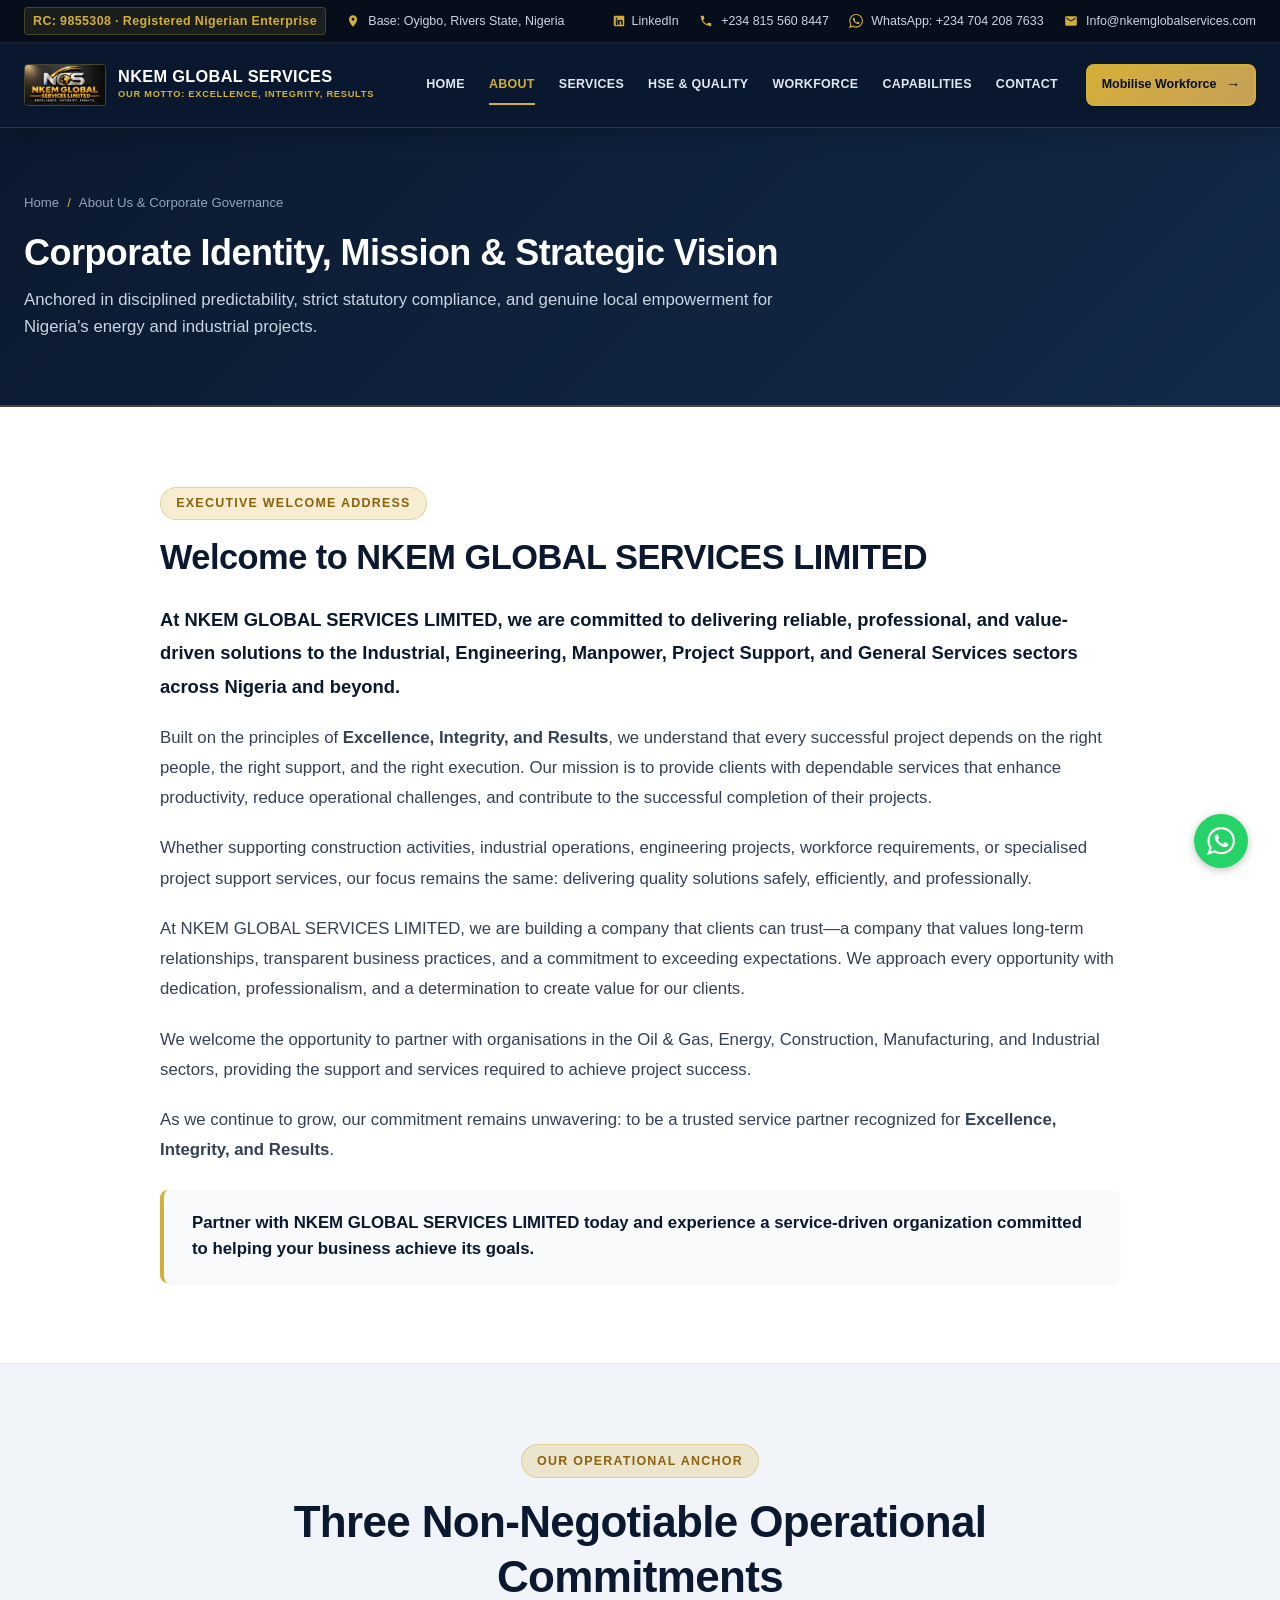
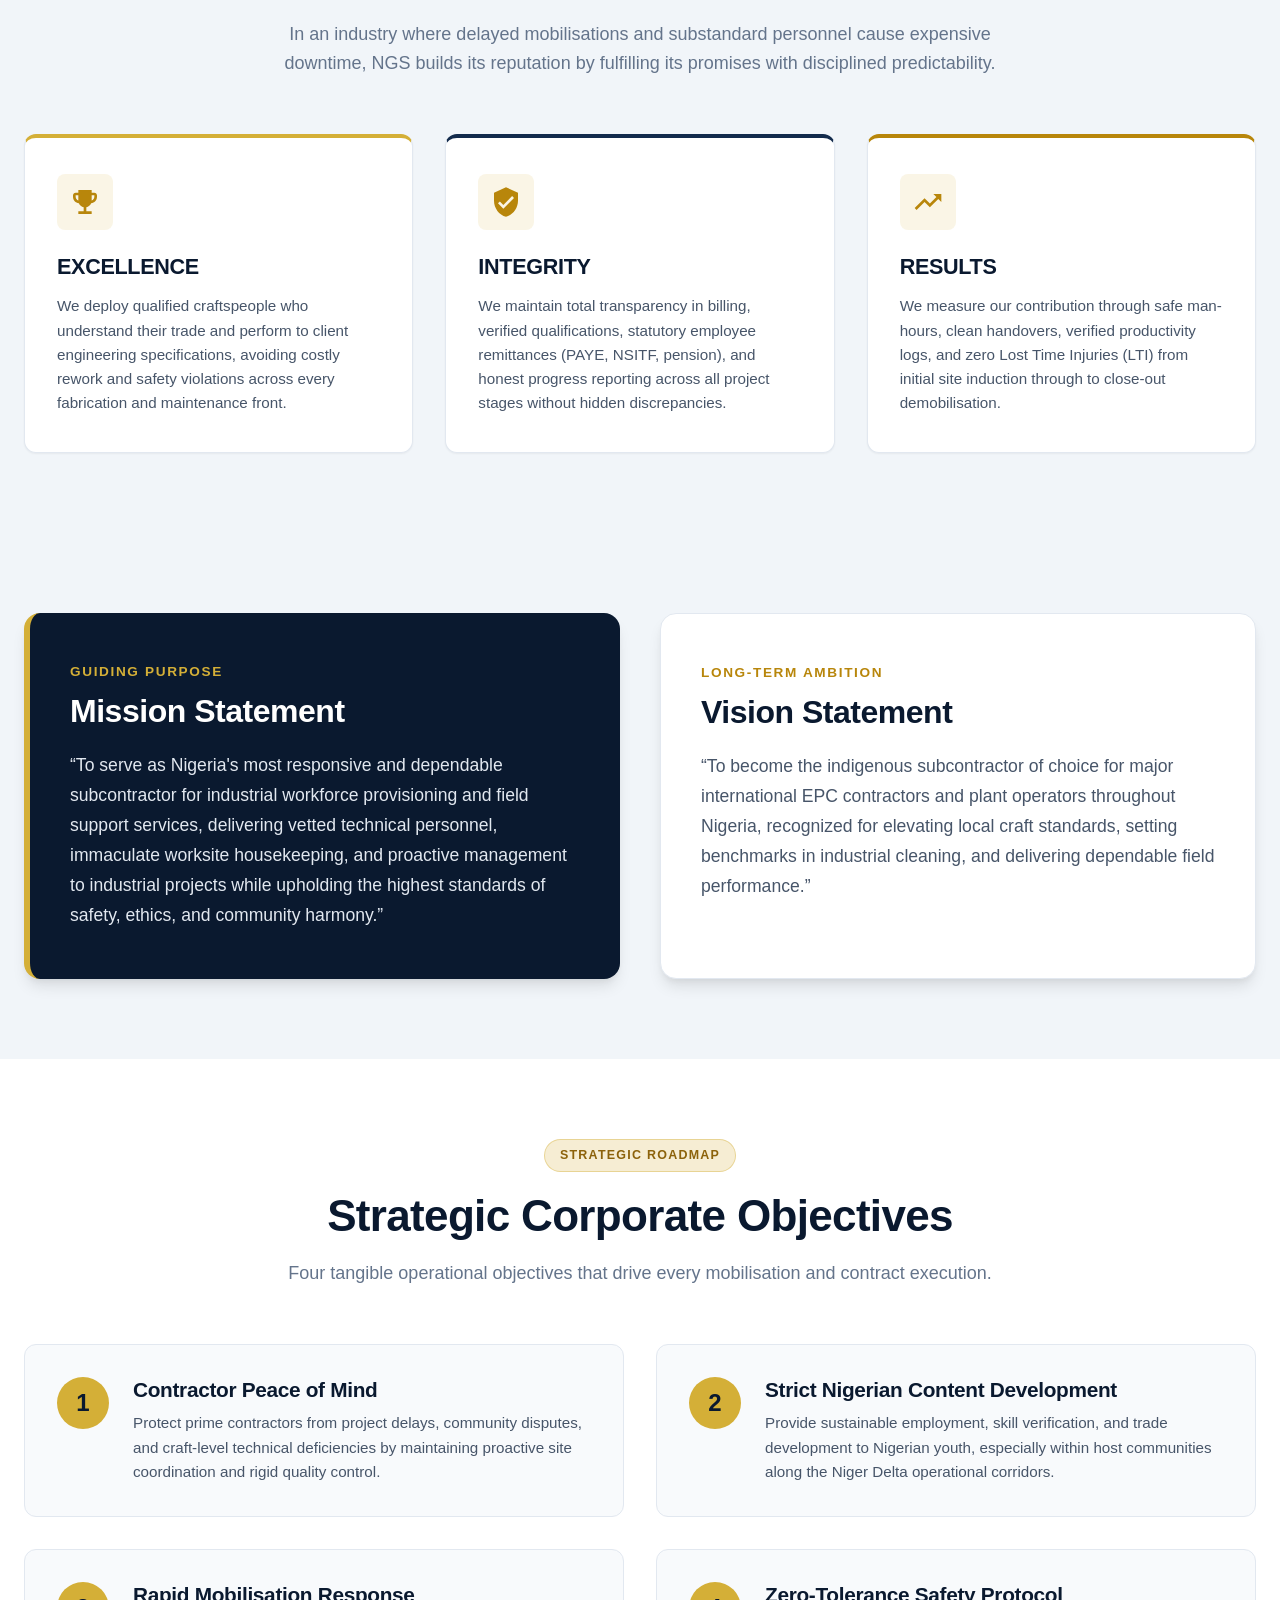
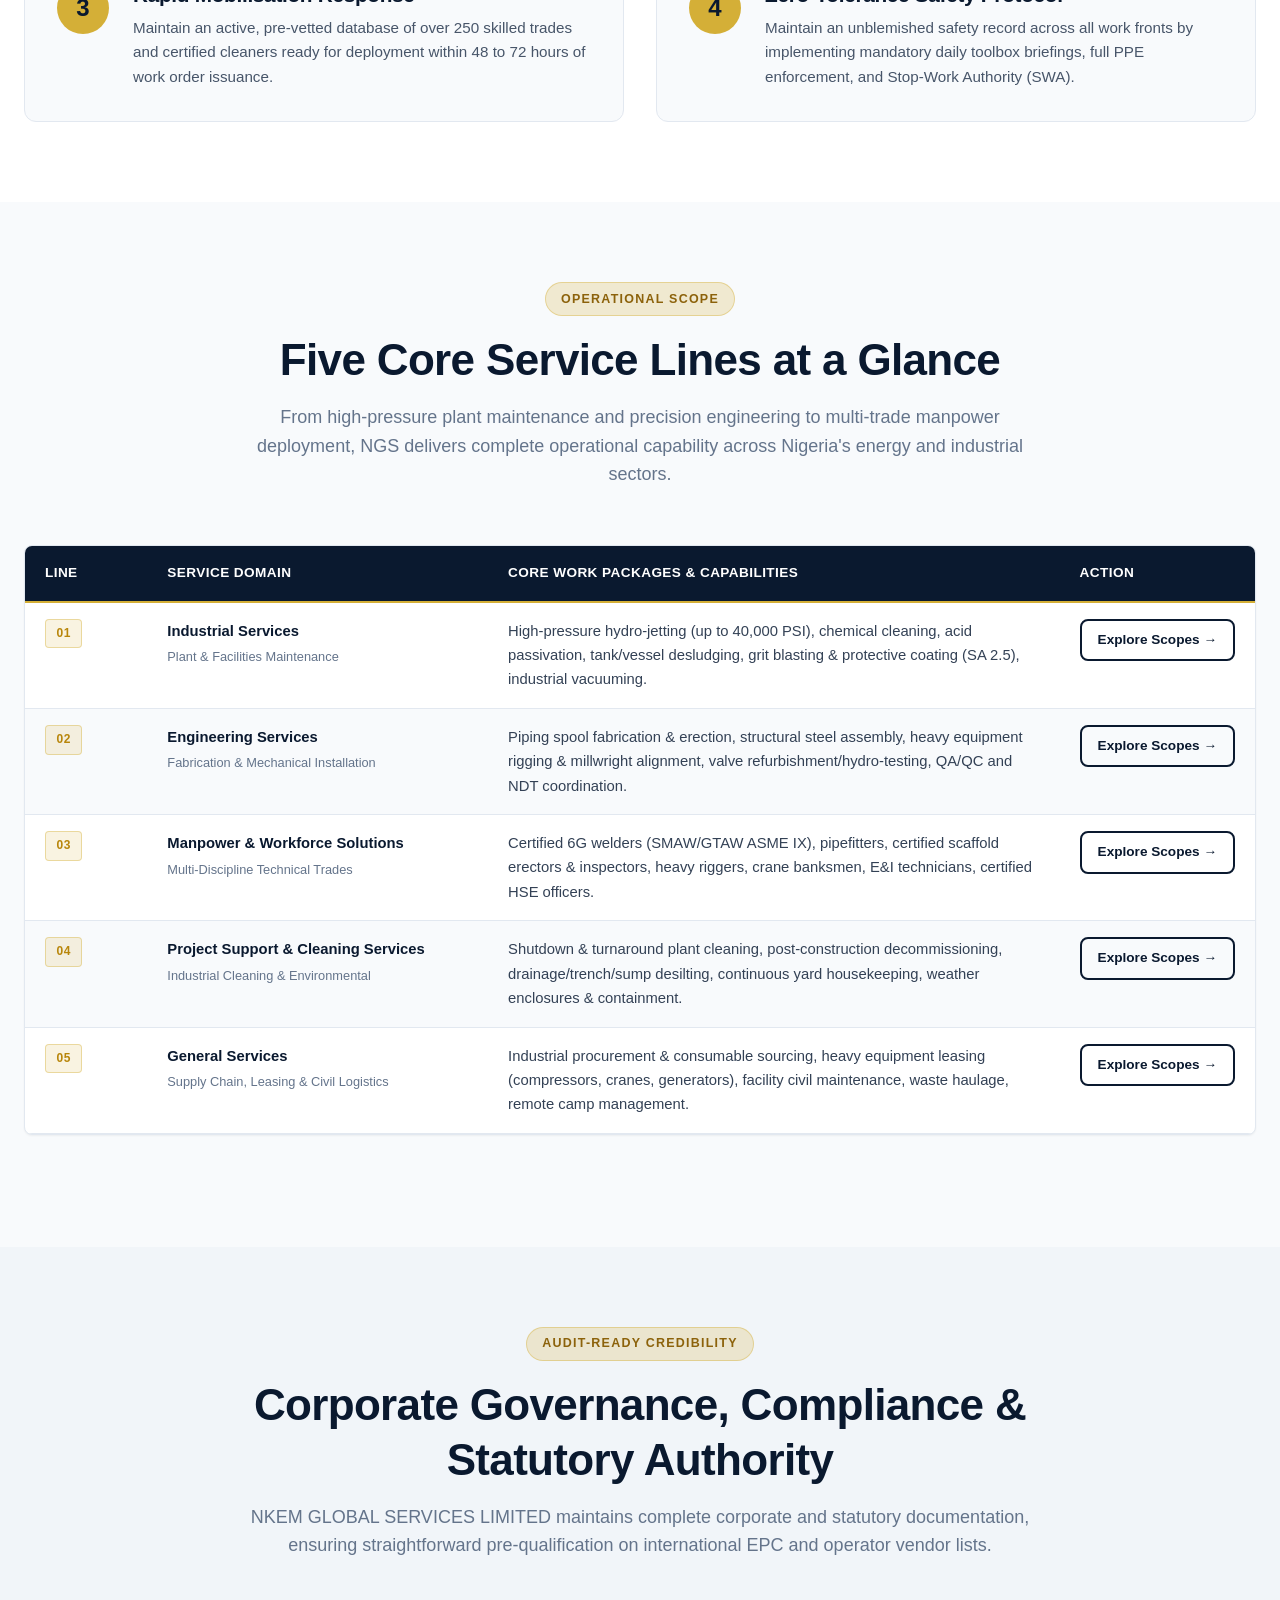
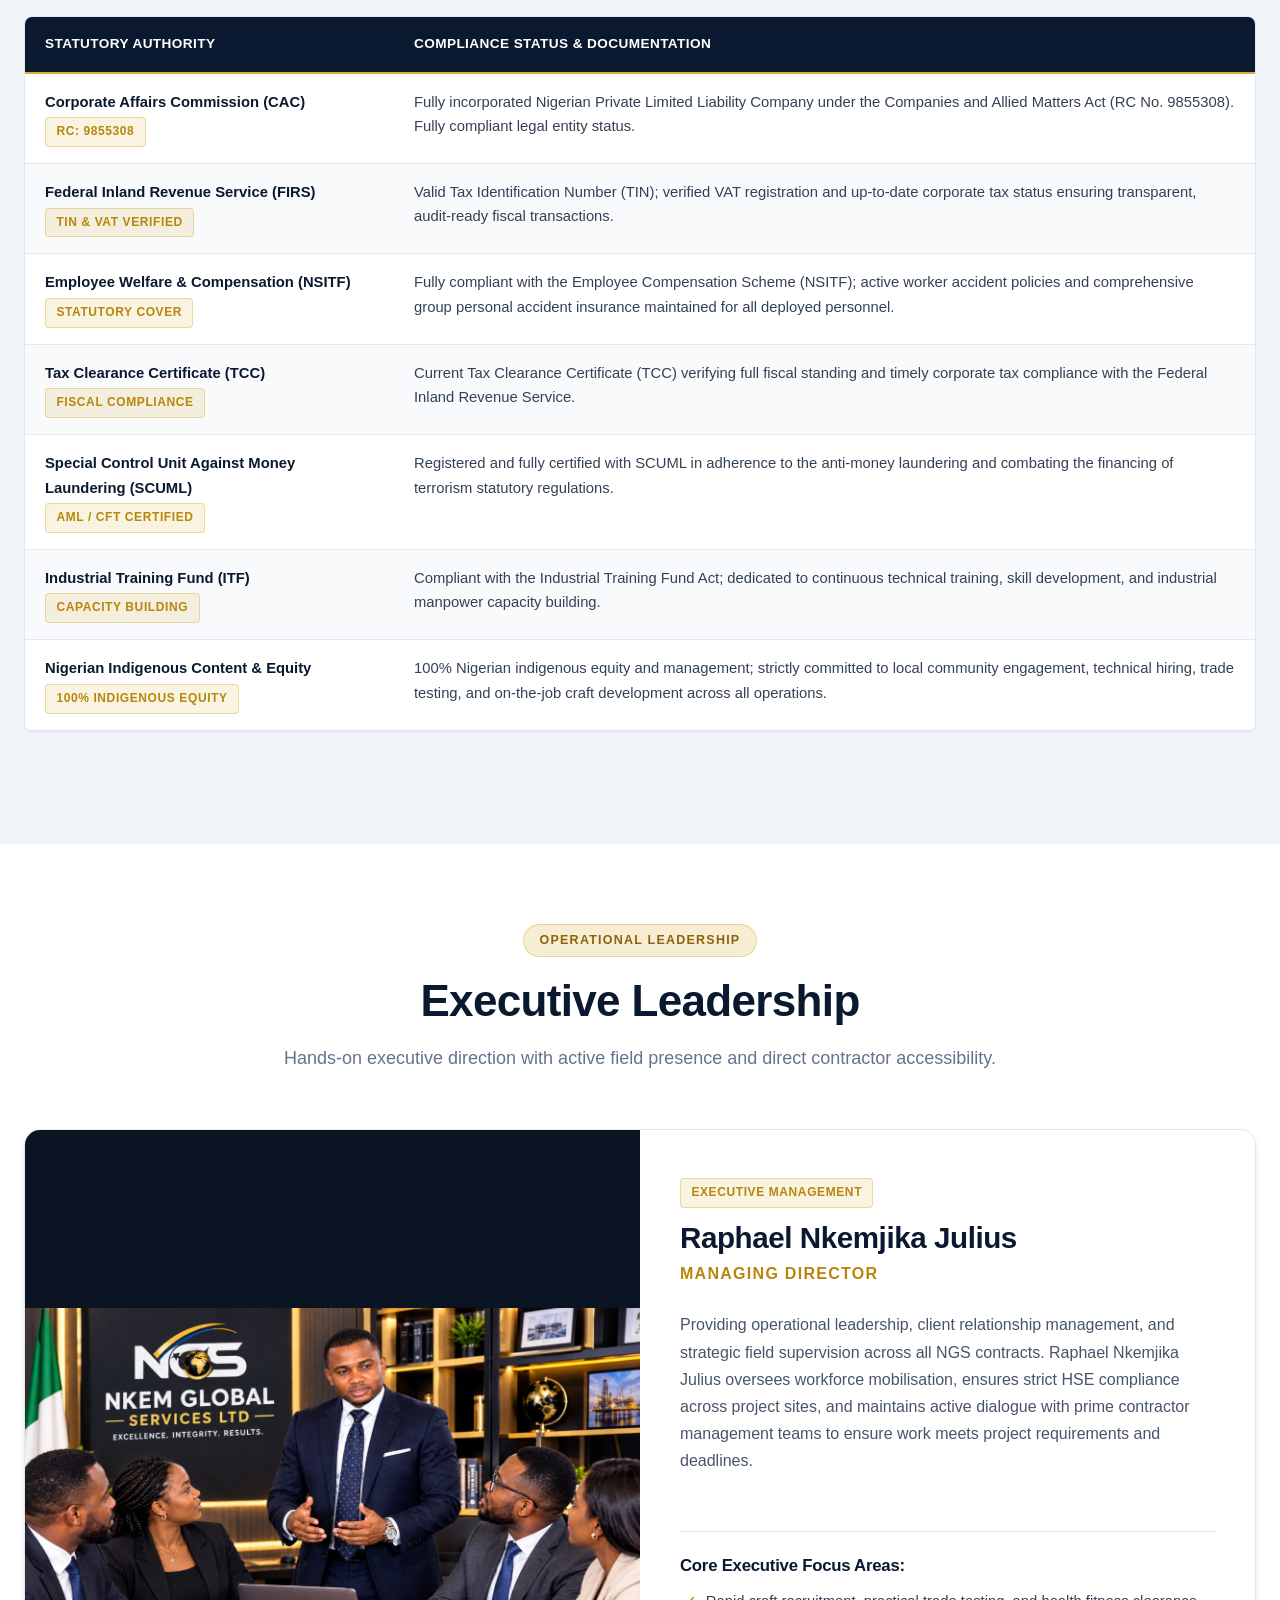
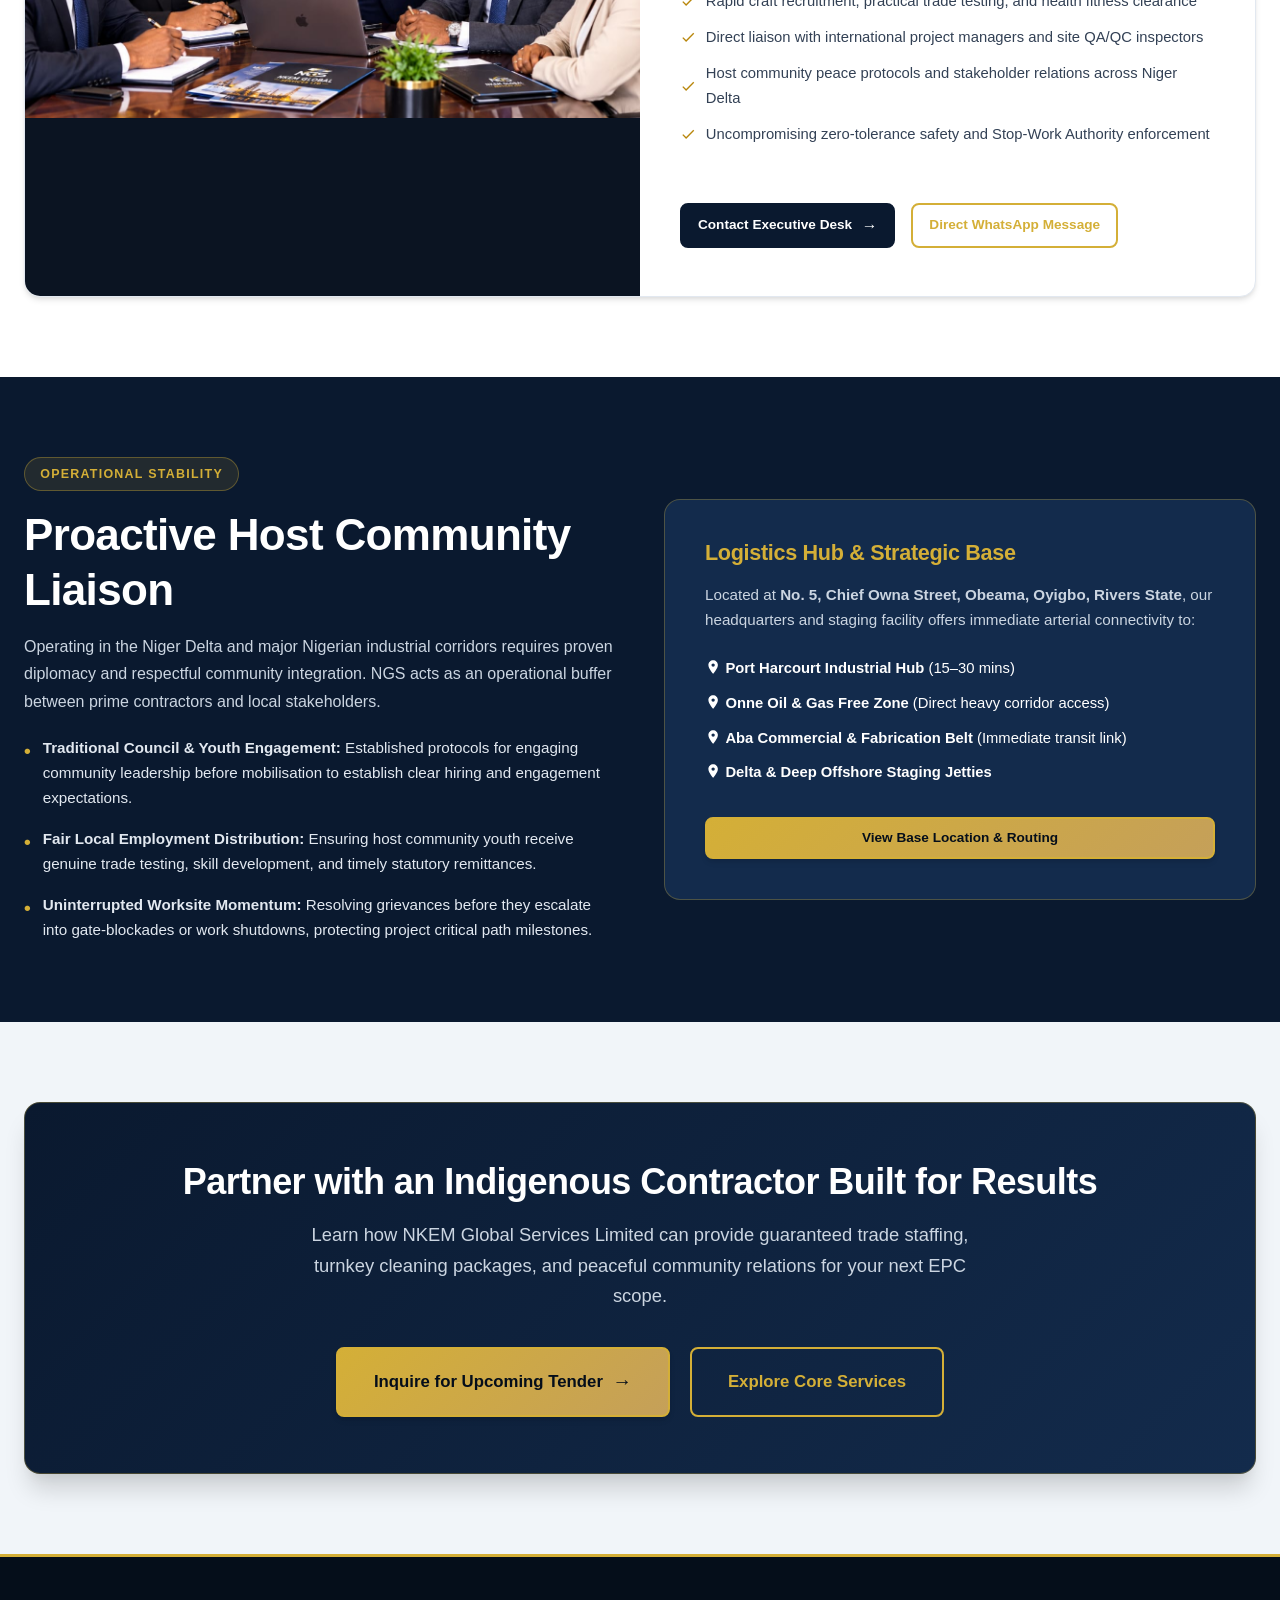
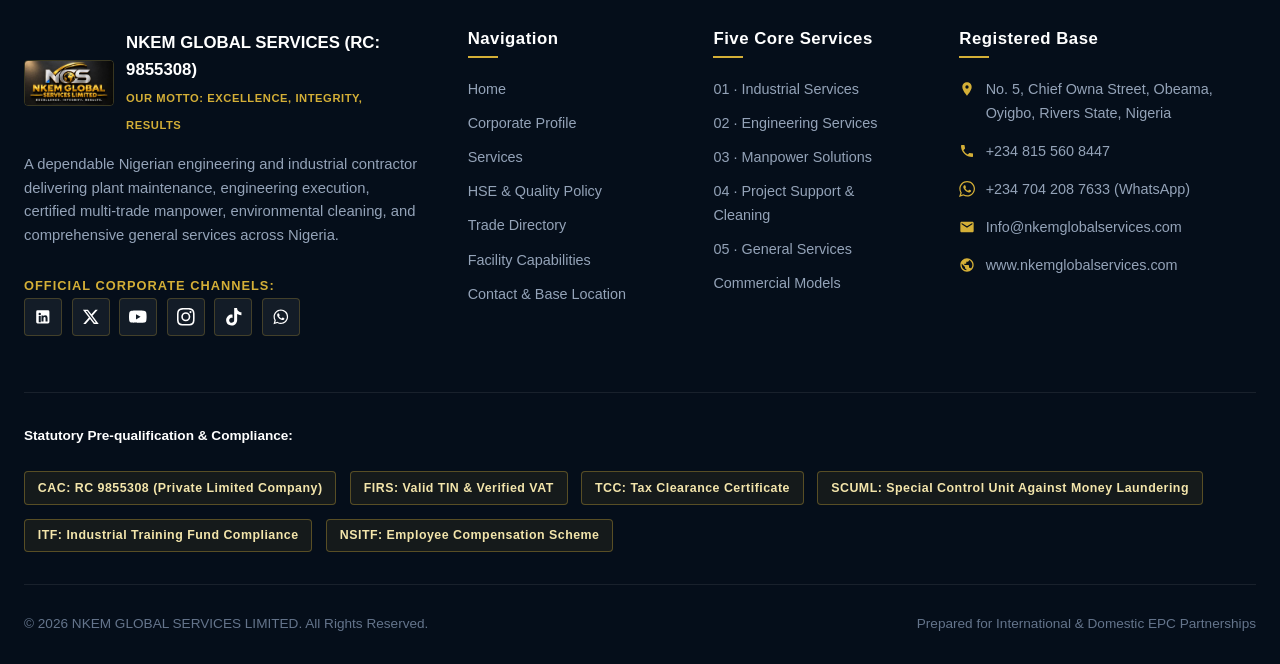
<file: about.html>
<!DOCTYPE html>
<html lang="en">
<head>
  <meta charset="UTF-8">
  <meta name="viewport" content="width=device-width, initial-scale=1.0">
  <title>Corporate Profile, Leadership & Governance | NKEM Global Services Limited</title>
  <meta name="description" content="Learn about NKEM Global Services Limited: our mission, vision, 4 strategic corporate objectives, statutory compliance (CAC, FIRS, NSITF), and executive leadership under Managing Director Raphael Nkemjika Julius.">
  <link rel="stylesheet" href="css/style.css">
  <link rel="icon" type="image/x-icon" href="favicon.ico">
  <link rel="icon" type="image/png" sizes="48x48" href="image/favicon-48.png">
  <link rel="icon" type="image/png" sizes="96x96" href="image/favicon-96.png">
  <link rel="icon" type="image/png" sizes="192x192" href="image/favicon-192.png">
  <link rel="apple-touch-icon" sizes="180x180" href="image/apple-touch-icon.png">
</head>
<body>

  <!-- Persistent Sticky Header Wrapper (Top Bar + Navigation) -->
  <div class="site-header-wrapper">
    <!-- Top Bar -->
    <div class="top-bar">
    <div class="container top-bar-inner">
      <div class="top-bar-left">
        <span class="top-bar-rc">
          <span class="hide-mobile">RC: 9855308 · Registered Nigerian Enterprise</span>
          <span class="show-mobile">RC: 9855308</span>
        </span>
        <span class="top-bar-item"><span class="icon"><svg class="svg-icon" viewBox="0 0 24 24" width="16" height="16" fill="currentColor"><path d="M12 2C8.13 2 5 5.13 5 9c0 5.25 7 13 7 13s7-7.75 7-13c0-3.87-3.13-7-7-7zm0 9.5a2.5 2.5 0 1 1 0-5 2.5 2.5 0 0 1 0 5z"/></svg></span> <span class="hide-mobile">Base: Oyigbo, Rivers State, Nigeria</span><span class="show-mobile">Oyigbo, Rivers State</span></span>
      </div>
      <div class="top-bar-right">
        <span class="top-bar-item"><a href="https://www.linkedin.com/in/nkem-global-services-limited-291158439/" target="_blank" rel="noopener noreferrer" style="color: inherit; text-decoration: none; display: inline-flex; align-items: center; gap: 0.25rem;"><span class="icon"><svg class="svg-icon" viewBox="0 0 24 24" width="14" height="14" fill="currentColor"><path d="M19 3a2 2 0 0 1 2 2v14a2 2 0 0 1-2 2H5a2 2 0 0 1-2-2V5a2 2 0 0 1 2-2h14m-.5 15.5v-5.3a3.26 3.26 0 0 0-3.26-3.26c-.85 0-1.84.52-2.28 1.3v-1.11h-2.79v8.37h2.79v-4.93c0-.77.62-1.4 1.39-1.4a1.4 1.4 0 0 1 1.4 1.4v4.93h2.75M6.46 10.9v8.37H9.25V10.9H6.46M7.86 6.54a1.64 1.64 0 0 0-1.66 1.64 1.64 1.64 0 0 0 1.66 1.63 1.63 1.63 0 0 0 1.64-1.63 1.64 1.64 0 0 0-1.64-1.64z"/></svg></span> <span class="hide-mobile">LinkedIn</span></a></span>
        <span class="top-bar-item"><span class="icon"><svg class="svg-icon" viewBox="0 0 24 24" width="16" height="16" fill="currentColor"><path d="M6.62 10.79a15.05 15.05 0 0 0 6.59 6.59l2.2-2.2a1 1 0 0 1 1.02-.24c1.12.37 2.33.57 3.57.57a1 1 0 0 1 1 1V20a1 1 0 0 1-1 1A17 17 0 0 1 3 4a1 1 0 0 1 1-1h3.5a1 1 0 0 1 1 1c0 1.25.2 2.45.57 3.57a1 1 0 0 1-.25 1.02l-2.2 2.2z"/></svg></span> <a href="tel:+2348155608447">+234 815 560 8447</a></span>
        <span class="top-bar-item"><span class="icon"><svg class="svg-icon" fill="currentColor" version="1.1" id="Capa_1" xmlns="http://www.w3.org/2000/svg" xmlns:xlink="http://www.w3.org/1999/xlink" viewBox="0 0 30.667 30.667" xml:space="preserve" width="16" height="16"><g id="SVGRepo_bgCarrier" stroke-width="0"></g><g id="SVGRepo_tracerCarrier" stroke-linecap="round" stroke-linejoin="round"></g><g id="SVGRepo_iconCarrier"> <g> <path d="M30.667,14.939c0,8.25-6.74,14.938-15.056,14.938c-2.639,0-5.118-0.675-7.276-1.857L0,30.667l2.717-8.017 c-1.37-2.25-2.159-4.892-2.159-7.712C0.559,6.688,7.297,0,15.613,0C23.928,0.002,30.667,6.689,30.667,14.939z M15.61,2.382 c-6.979,0-12.656,5.634-12.656,12.56c0,2.748,0.896,5.292,2.411,7.362l-1.58,4.663l4.862-1.545c2,1.312,4.393,2.076,6.963,2.076 c6.979,0,12.658-5.633,12.658-12.559C28.27,8.016,22.59,2.382,15.61,2.382z M23.214,18.38c-0.094-0.151-0.34-0.243-0.708-0.427 c-0.367-0.184-2.184-1.069-2.521-1.189c-0.34-0.123-0.586-0.185-0.832,0.182c-0.243,0.367-0.951,1.191-1.168,1.437 c-0.215,0.245-0.43,0.276-0.799,0.095c-0.369-0.186-1.559-0.57-2.969-1.817c-1.097-0.972-1.838-2.169-2.052-2.536 c-0.217-0.366-0.022-0.564,0.161-0.746c0.165-0.165,0.369-0.428,0.554-0.643c0.185-0.213,0.246-0.364,0.369-0.609 c0.121-0.245,0.06-0.458-0.031-0.643c-0.092-0.184-0.829-1.984-1.138-2.717c-0.307-0.732-0.614-0.611-0.83-0.611 c-0.215,0-0.461-0.03-0.707-0.03S9.897,8.215,9.56,8.582s-1.291,1.252-1.291,3.054c0,1.804,1.321,3.543,1.506,3.787 c0.186,0.243,2.554,4.062,6.305,5.528c3.753,1.465,3.753,0.976,4.429,0.914c0.678-0.062,2.184-0.885,2.49-1.739 C23.307,19.268,23.307,18.533,23.214,18.38z"></path> </g> </g></svg></span> <a href="https://wa.me/2347042087633" target="_blank"><span class="hide-mobile">WhatsApp: +234 704 208 7633</span><span class="show-mobile">WhatsApp</span></a></span>
        <span class="top-bar-item"><span class="icon"><svg class="svg-icon" viewBox="0 0 24 24" width="16" height="16" fill="currentColor"><path d="M20 4H4c-1.1 0-2 .9-2 2v12c0 1.1.9 2 2 2h16c1.1 0 2-.9 2-2V6c0-1.1-.9-2-2-2zm0 4l-8 5-8-5V6l8 5 8-5v2z"/></svg></span> <a href="mailto:Info@nkemglobalservices.com"><span class="hide-mobile">Info@nkemglobalservices.com</span><span class="show-mobile">Email Us</span></a></span>
      </div>
    </div>
  </div>

  <!-- Primary Header -->
  <header class="site-header">
    <div class="container nav-container">
      <a href="index.html" class="brand-logo">
        <img src="image/logo.jpeg" alt="NGS Logo" class="brand-logo-img">
        <div class="brand-text">
          <span class="brand-name">NKEM GLOBAL SERVICES</span>
          <span class="brand-sub">Our Motto: Excellence, Integrity, Results</span>
        </div>
      </a>

      <nav class="nav-menu">
        <a href="index.html" class="nav-link">Home</a>
        <a href="about.html" class="nav-link active">About</a>
        <a href="services.html" class="nav-link">Services</a>
        <a href="hse-quality.html" class="nav-link">HSE & Quality</a>
        <a href="workforce-directory.html" class="nav-link">Workforce</a>
        <a href="capabilities.html" class="nav-link">Capabilities</a>
        <a href="contact.html" class="nav-link">Contact</a>
      </nav>

      <div class="header-cta">
        <a href="#rfp" class="btn btn-gold btn-sm open-rfp-modal">
          <span>Mobilise Workforce</span>
          <span class="btn-icon">→</span>
        </a>
      </div>

      <button class="mobile-toggle" id="mobileToggle" aria-label="Toggle navigation">
        <span></span>
        <span></span>
        <span></span>
      </button>
    </div>
  </header>
  </div>

  <!-- Mobile Drawer Menu -->
  <div class="mobile-drawer" id="mobileDrawer">
    <a href="index.html" class="nav-link">Home</a>
    <a href="about.html" class="nav-link active">About</a>
    <a href="services.html" class="nav-link">Services</a>
    <a href="hse-quality.html" class="nav-link">HSE & Quality</a>
    <a href="workforce-directory.html" class="nav-link">Workforce</a>
    <a href="capabilities.html" class="nav-link">Capabilities</a>
    <a href="contact.html" class="nav-link">Contact</a>
    <div style="margin-top: 1rem;">
      <a href="#rfp" class="btn btn-gold open-rfp-modal" style="width: 100%;">Mobilise Workforce</a>
    </div>
  </div>

  <!-- Page Hero -->
  <section class="page-hero">
    <div class="container">
      <div class="breadcrumbs">
        <a href="index.html">Home</a>
        <span class="sep">/</span>
        <span>About Us & Corporate Governance</span>
      </div>
      <h1 class="page-hero-title">Corporate Identity, Mission & Strategic Vision</h1>
      <p class="page-hero-lead">
        Anchored in disciplined predictability, strict statutory compliance, and genuine local empowerment for Nigeria's energy and industrial projects.
      </p>
    </div>
  </section>

  <!-- Official Executive Welcome Address -->
  <section class="section-padding bg-white" style="border-bottom: 1px solid var(--color-slate-200);">
    <div class="container">
      <div style="max-width: 960px; margin: 0 auto;">
        <span class="tagline-badge">Executive Welcome Address</span>
        <h2 class="section-title" style="font-size: 2.15rem; margin-bottom: 1.5rem;">Welcome to NKEM GLOBAL SERVICES LIMITED</h2>
        <p style="font-size: 1.15rem; line-height: 1.8; color: var(--color-primary-dark); font-weight: 600; margin-bottom: 1.25rem;">
          At NKEM GLOBAL SERVICES LIMITED, we are committed to delivering reliable, professional, and value-driven solutions to the Industrial, Engineering, Manpower, Project Support, and General Services sectors across Nigeria and beyond.
        </p>
        <p style="font-size: 1.05rem; line-height: 1.8; color: var(--color-slate-700); margin-bottom: 1.25rem;">
          Built on the principles of <strong>Excellence, Integrity, and Results</strong>, we understand that every successful project depends on the right people, the right support, and the right execution. Our mission is to provide clients with dependable services that enhance productivity, reduce operational challenges, and contribute to the successful completion of their projects.
        </p>
        <p style="font-size: 1.05rem; line-height: 1.8; color: var(--color-slate-700); margin-bottom: 1.25rem;">
          Whether supporting construction activities, industrial operations, engineering projects, workforce requirements, or specialised project support services, our focus remains the same: delivering quality solutions safely, efficiently, and professionally.
        </p>
        <p style="font-size: 1.05rem; line-height: 1.8; color: var(--color-slate-700); margin-bottom: 1.25rem;">
          At NKEM GLOBAL SERVICES LIMITED, we are building a company that clients can trust—a company that values long-term relationships, transparent business practices, and a commitment to exceeding expectations. We approach every opportunity with dedication, professionalism, and a determination to create value for our clients.
        </p>
        <p style="font-size: 1.05rem; line-height: 1.8; color: var(--color-slate-700); margin-bottom: 1.25rem;">
          We welcome the opportunity to partner with organisations in the Oil &amp; Gas, Energy, Construction, Manufacturing, and Industrial sectors, providing the support and services required to achieve project success.
        </p>
        <p style="font-size: 1.05rem; line-height: 1.8; color: var(--color-slate-700); margin-bottom: 1.5rem;">
          As we continue to grow, our commitment remains unwavering: to be a trusted service partner recognized for <strong>Excellence, Integrity, and Results</strong>.
        </p>
        <div style="background: var(--color-slate-50); border-left: 4px solid var(--color-accent-gold); padding: 1.25rem 1.75rem; border-radius: var(--radius-md); box-shadow: var(--shadow-sm);">
          <p style="margin: 0; font-size: 1.05rem; font-weight: 700; color: var(--color-primary-dark); line-height: 1.6;">
            Partner with NKEM GLOBAL SERVICES LIMITED today and experience a service-driven organization committed to helping your business achieve its goals.
          </p>
        </div>
      </div>
    </div>
  </section>

  <!-- Three Non-Negotiable Operational Commitments -->
  <section class="section-padding bg-light">
    <div class="container">
      <div class="section-header text-center">
        <span class="tagline-badge">Our Operational Anchor</span>
        <h2 class="section-title">Three Non-Negotiable Operational Commitments</h2>
        <p class="section-subtitle">
          In an industry where delayed mobilisations and substandard personnel cause expensive downtime, NGS builds its reputation by fulfilling its promises with disciplined predictability.
        </p>
      </div>

      <div class="grid-3">
        <!-- Excellence -->
        <div class="feature-card" style="border-top: 4px solid var(--color-accent-gold);">
          <div class="feature-icon-box"><svg class="svg-icon" viewBox="0 0 24 24" width="28" height="28" fill="currentColor"><path d="M19 5h-2V3H7v2H5c-1.1 0-2 .9-2 2v1c0 2.55 1.92 4.63 4.39 4.94.63 1.5 1.98 2.63 3.61 2.96V19H7v2h10v-2h-4v-3.1c1.63-.33 2.98-1.46 3.61-2.96C19.08 12.63 21 10.55 21 8V7c0-1.1-.9-2-2-2zM5 8V7h2v3.82C5.84 10.4 5 9.3 5 8zm14 0c0 1.3-.84 2.4-2 2.82V7h2v1z"/></svg></div>
          <h3 class="feature-title">EXCELLENCE</h3>
          <p class="feature-text">
            We deploy qualified craftspeople who understand their trade and perform to client engineering specifications, avoiding costly rework and safety violations across every fabrication and maintenance front.
          </p>
        </div>

        <!-- Integrity -->
        <div class="feature-card" style="border-top: 4px solid var(--color-primary-medium);">
          <div class="feature-icon-box"><svg class="svg-icon" viewBox="0 0 24 24" width="32" height="32" fill="currentColor"><path d="M12 1L3 5v6c0 5.55 3.84 10.74 9 12 5.16-1.26 9-6.45 9-12V5l-9-4zm-2 16l-4-4 1.41-1.41L10 14.17l6.59-6.59L18 9l-8 8z"/></svg></div>
          <h3 class="feature-title">INTEGRITY</h3>
          <p class="feature-text">
            We maintain total transparency in billing, verified qualifications, statutory employee remittances (PAYE, NSITF, pension), and honest progress reporting across all project stages without hidden discrepancies.
          </p>
        </div>

        <!-- Results -->
        <div class="feature-card" style="border-top: 4px solid var(--color-accent-gold-dark);">
          <div class="feature-icon-box"><svg class="svg-icon" viewBox="0 0 24 24" width="28" height="28" fill="currentColor"><path d="M16 6l2.29 2.29-4.88 4.88-4-4L2 16.59 3.41 18l6-6 4 4 6.3-6.29L22 12V6h-6z"/></svg></div>
          <h3 class="feature-title">RESULTS</h3>
          <p class="feature-text">
            We measure our contribution through safe man-hours, clean handovers, verified productivity logs, and zero Lost Time Injuries (LTI) from initial site induction through to close-out demobilisation.
          </p>
        </div>
      </div>
    </div>
  </section>

  <!-- Mission & Vision Statements -->
  <section class="section-padding bg-light">
    <div class="container">
      <div class="grid-2" style="gap: 2.5rem;">
        <div style="background: var(--color-primary-dark); color: var(--color-white); padding: 3rem 2.5rem; border-radius: var(--radius-xl); border-left: 6px solid var(--color-accent-gold); box-shadow: var(--shadow-lg);">
          <span style="color: var(--color-accent-gold); font-size: 0.85rem; font-weight: 800; letter-spacing: 0.12em; text-transform: uppercase; display: block; margin-bottom: 0.5rem;">
            Guiding Purpose
          </span>
          <h2 style="color: var(--color-white); font-size: 2rem; margin-bottom: 1.25rem;">Mission Statement</h2>
          <p style="color: var(--color-slate-200); font-size: 1.1rem; line-height: 1.7;">
            “To serve as Nigeria's most responsive and dependable subcontractor for industrial workforce provisioning and field support services, delivering vetted technical personnel, immaculate worksite housekeeping, and proactive management to industrial projects while upholding the highest standards of safety, ethics, and community harmony.”
          </p>
        </div>

        <div style="background: var(--color-white); color: var(--color-slate-800); padding: 3rem 2.5rem; border-radius: var(--radius-xl); border-left: 6px solid var(--color-primary-medium); border: 1px solid var(--color-slate-200); box-shadow: var(--shadow-lg);">
          <span style="color: var(--color-accent-gold-dark); font-size: 0.85rem; font-weight: 800; letter-spacing: 0.12em; text-transform: uppercase; display: block; margin-bottom: 0.5rem;">
            Long-Term Ambition
          </span>
          <h2 style="color: var(--color-primary-dark); font-size: 2rem; margin-bottom: 1.25rem;">Vision Statement</h2>
          <p style="color: var(--color-slate-600); font-size: 1.1rem; line-height: 1.7;">
            “To become the indigenous subcontractor of choice for major international EPC contractors and plant operators throughout Nigeria, recognized for elevating local craft standards, setting benchmarks in industrial cleaning, and delivering dependable field performance.”
          </p>
        </div>
      </div>
    </div>
  </section>

  <!-- 4 Strategic Corporate Objectives -->
  <section class="section-padding bg-white">
    <div class="container">
      <div class="section-header text-center">
        <span class="tagline-badge">Strategic Roadmap</span>
        <h2 class="section-title">Strategic Corporate Objectives</h2>
        <p class="section-subtitle">
          Four tangible operational objectives that drive every mobilisation and contract execution.
        </p>
      </div>

      <div class="grid-2" style="gap: 2rem;">
        <div style="display: flex; gap: 1.5rem; background: var(--color-slate-50); padding: 2rem; border-radius: var(--radius-lg); border: 1px solid var(--color-slate-200);">
          <div style="width: 52px; height: 52px; border-radius: 50%; background: var(--color-accent-gold); color: var(--color-primary-dark); display: flex; align-items: center; justify-content: center; font-size: 1.5rem; font-weight: 800; flex-shrink: 0;">
            1
          </div>
          <div>
            <h3 style="font-size: 1.3rem; margin-bottom: 0.5rem;">Contractor Peace of Mind</h3>
            <p style="color: var(--color-slate-600); font-size: 0.95rem; line-height: 1.6;">
              Protect prime contractors from project delays, community disputes, and craft-level technical deficiencies by maintaining proactive site coordination and rigid quality control.
            </p>
          </div>
        </div>

        <div style="display: flex; gap: 1.5rem; background: var(--color-slate-50); padding: 2rem; border-radius: var(--radius-lg); border: 1px solid var(--color-slate-200);">
          <div style="width: 52px; height: 52px; border-radius: 50%; background: var(--color-accent-gold); color: var(--color-primary-dark); display: flex; align-items: center; justify-content: center; font-size: 1.5rem; font-weight: 800; flex-shrink: 0;">
            2
          </div>
          <div>
            <h3 style="font-size: 1.3rem; margin-bottom: 0.5rem;">Strict Nigerian Content Development</h3>
            <p style="color: var(--color-slate-600); font-size: 0.95rem; line-height: 1.6;">
              Provide sustainable employment, skill verification, and trade development to Nigerian youth, especially within host communities along the Niger Delta operational corridors.
            </p>
          </div>
        </div>

        <div style="display: flex; gap: 1.5rem; background: var(--color-slate-50); padding: 2rem; border-radius: var(--radius-lg); border: 1px solid var(--color-slate-200);">
          <div style="width: 52px; height: 52px; border-radius: 50%; background: var(--color-accent-gold); color: var(--color-primary-dark); display: flex; align-items: center; justify-content: center; font-size: 1.5rem; font-weight: 800; flex-shrink: 0;">
            3
          </div>
          <div>
            <h3 style="font-size: 1.3rem; margin-bottom: 0.5rem;">Rapid Mobilisation Response</h3>
            <p style="color: var(--color-slate-600); font-size: 0.95rem; line-height: 1.6;">
              Maintain an active, pre-vetted database of over 250 skilled trades and certified cleaners ready for deployment within 48 to 72 hours of work order issuance.
            </p>
          </div>
        </div>

        <div style="display: flex; gap: 1.5rem; background: var(--color-slate-50); padding: 2rem; border-radius: var(--radius-lg); border: 1px solid var(--color-slate-200);">
          <div style="width: 52px; height: 52px; border-radius: 50%; background: var(--color-accent-gold); color: var(--color-primary-dark); display: flex; align-items: center; justify-content: center; font-size: 1.5rem; font-weight: 800; flex-shrink: 0;">
            4
          </div>
          <div>
            <h3 style="font-size: 1.3rem; margin-bottom: 0.5rem;">Zero-Tolerance Safety Protocol</h3>
            <p style="color: var(--color-slate-600); font-size: 0.95rem; line-height: 1.6;">
              Maintain an unblemished safety record across all work fronts by implementing mandatory daily toolbox briefings, full PPE enforcement, and Stop-Work Authority (SWA).
            </p>
          </div>
        </div>
      </div>
    </div>
  </section>

  <!-- Five Core Service Lines at a Glance -->
  <section class="section-padding bg-slate-50">
    <div class="container">
      <div class="section-header text-center">
        <span class="tagline-badge">Operational Scope</span>
        <h2 class="section-title">Five Core Service Lines at a Glance</h2>
        <p class="section-subtitle">
          From high-pressure plant maintenance and precision engineering to multi-trade manpower deployment, NGS delivers complete operational capability across Nigeria's energy and industrial sectors.
        </p>
      </div>

      <div class="table-responsive">
        <table class="data-table">
          <thead>
            <tr>
              <th style="width: 10%;">Line</th>
              <th style="width: 28%;">Service Domain</th>
              <th style="width: 47%;">Core Work Packages & Capabilities</th>
              <th style="width: 15%;">Action</th>
            </tr>
          </thead>
          <tbody>
            <tr>
              <td><span class="badge badge-gold">01</span></td>
              <td>
                <strong>Industrial Services</strong>
                <span style="font-size: 0.8rem; color: var(--color-slate-500); display: block;">Plant & Facilities Maintenance</span>
              </td>
              <td>
                High-pressure hydro-jetting (up to 40,000 PSI), chemical cleaning, acid passivation, tank/vessel desludging, grit blasting & protective coating (SA 2.5), industrial vacuuming.
              </td>
              <td>
                <a href="services.html#service-01" class="btn btn-outline-navy btn-sm">Explore Scopes →</a>
              </td>
            </tr>
            <tr>
              <td><span class="badge badge-gold">02</span></td>
              <td>
                <strong>Engineering Services</strong>
                <span style="font-size: 0.8rem; color: var(--color-slate-500); display: block;">Fabrication & Mechanical Installation</span>
              </td>
              <td>
                Piping spool fabrication & erection, structural steel assembly, heavy equipment rigging & millwright alignment, valve refurbishment/hydro-testing, QA/QC and NDT coordination.
              </td>
              <td>
                <a href="services.html#service-02" class="btn btn-outline-navy btn-sm">Explore Scopes →</a>
              </td>
            </tr>
            <tr>
              <td><span class="badge badge-gold">03</span></td>
              <td>
                <strong>Manpower & Workforce Solutions</strong>
                <span style="font-size: 0.8rem; color: var(--color-slate-500); display: block;">Multi-Discipline Technical Trades</span>
              </td>
              <td>
                Certified 6G welders (SMAW/GTAW ASME IX), pipefitters, certified scaffold erectors & inspectors, heavy riggers, crane banksmen, E&I technicians, certified HSE officers.
              </td>
              <td>
                <a href="services.html#service-03" class="btn btn-outline-navy btn-sm">Explore Scopes →</a>
              </td>
            </tr>
            <tr>
              <td><span class="badge badge-gold">04</span></td>
              <td>
                <strong>Project Support & Cleaning Services</strong>
                <span style="font-size: 0.8rem; color: var(--color-slate-500); display: block;">Industrial Cleaning & Environmental</span>
              </td>
              <td>
                Shutdown & turnaround plant cleaning, post-construction decommissioning, drainage/trench/sump desilting, continuous yard housekeeping, weather enclosures & containment.
              </td>
              <td>
                <a href="services.html#service-04" class="btn btn-outline-navy btn-sm">Explore Scopes →</a>
              </td>
            </tr>
            <tr>
              <td><span class="badge badge-gold">05</span></td>
              <td>
                <strong>General Services</strong>
                <span style="font-size: 0.8rem; color: var(--color-slate-500); display: block;">Supply Chain, Leasing & Civil Logistics</span>
              </td>
              <td>
                Industrial procurement & consumable sourcing, heavy equipment leasing (compressors, cranes, generators), facility civil maintenance, waste haulage, remote camp management.
              </td>
              <td>
                <a href="services.html#service-05" class="btn btn-outline-navy btn-sm">Explore Scopes →</a>
              </td>
            </tr>
          </tbody>
        </table>
      </div>
    </div>
  </section>

  <!-- Corporate Governance & Statutory Compliance Matrix -->
  <section class="section-padding bg-light">

    <div class="container">
      <div class="section-header text-center">
        <span class="tagline-badge">Audit-Ready Credibility</span>
        <h2 class="section-title">Corporate Governance, Compliance & Statutory Authority</h2>
        <p class="section-subtitle">
          NKEM GLOBAL SERVICES LIMITED maintains complete corporate and statutory documentation, ensuring straightforward pre-qualification on international EPC and operator vendor lists.
        </p>
      </div>

      <div class="table-responsive">
        <table class="data-table">
          <thead>
            <tr>
              <th style="width: 30%;">Statutory Authority</th>
              <th style="width: 70%;">Compliance Status & Documentation</th>
            </tr>
          </thead>
          <tbody>
            <tr>
              <td>
                <strong>Corporate Affairs Commission (CAC)</strong>
                <span class="badge badge-gold">RC: 9855308</span>
              </td>
              <td>
                Fully incorporated Nigerian Private Limited Liability Company under the Companies and Allied Matters Act (RC No. 9855308). Fully compliant legal entity status.
              </td>
            </tr>
            <tr>
              <td>
                <strong>Federal Inland Revenue Service (FIRS)</strong>
                <span class="badge badge-gold">TIN & VAT Verified</span>
              </td>
              <td>
                Valid Tax Identification Number (TIN); verified VAT registration and up-to-date corporate tax status ensuring transparent, audit-ready fiscal transactions.
              </td>
            </tr>
            <tr>
              <td>
                <strong>Employee Welfare & Compensation (NSITF)</strong>
                <span class="badge badge-gold">Statutory Cover</span>
              </td>
              <td>
                Fully compliant with the Employee Compensation Scheme (NSITF); active worker accident policies and comprehensive group personal accident insurance maintained for all deployed personnel.
              </td>
            </tr>
            <tr>
              <td>
                <strong>Tax Clearance Certificate (TCC)</strong>
                <span class="badge badge-gold">Fiscal Compliance</span>
              </td>
              <td>
                Current Tax Clearance Certificate (TCC) verifying full fiscal standing and timely corporate tax compliance with the Federal Inland Revenue Service.
              </td>
            </tr>
            <tr>
              <td>
                <strong>Special Control Unit Against Money Laundering (SCUML)</strong>
                <span class="badge badge-gold">AML / CFT Certified</span>
              </td>
              <td>
                Registered and fully certified with SCUML in adherence to the anti-money laundering and combating the financing of terrorism statutory regulations.
              </td>
            </tr>
            <tr>
              <td>
                <strong>Industrial Training Fund (ITF)</strong>
                <span class="badge badge-gold">Capacity Building</span>
              </td>
              <td>
                Compliant with the Industrial Training Fund Act; dedicated to continuous technical training, skill development, and industrial manpower capacity building.
              </td>
            </tr>
            <tr>
              <td>
                <strong>Nigerian Indigenous Content & Equity</strong>
                <span class="badge badge-gold">100% Indigenous Equity</span>
              </td>
              <td>
                100% Nigerian indigenous equity and management; strictly committed to local community engagement, technical hiring, trade testing, and on-the-job craft development across all operations.
              </td>
            </tr>
          </tbody>
        </table>
      </div>
    </div>
  </section>

  <!-- Executive Leadership Spotlight -->
  <section class="section-padding bg-white" id="leadership">
    <div class="container">
      <div class="section-header text-center">
        <span class="tagline-badge">Operational Leadership</span>
        <h2 class="section-title">Executive Leadership</h2>
        <p class="section-subtitle">
          Hands-on executive direction with active field presence and direct contractor accessibility.
        </p>
      </div>

      <div class="leadership-card">
        <div class="leadership-img-wrap">
          <img src="NKEM_image/director_image_2.jpeg" alt="Raphael Nkemjika Julius - Managing Director" class="leadership-img">
        </div>
        <div class="leadership-body">
          <span class="badge badge-gold" style="width: fit-content; margin-bottom: 0.75rem;">Executive Management</span>
          <h2 class="leadership-name">Raphael Nkemjika Julius</h2>
          <p class="leadership-role">Managing Director</p>
          <p class="leadership-bio">
            Providing operational leadership, client relationship management, and strategic field supervision across all NGS contracts. Raphael Nkemjika Julius oversees workforce mobilisation, ensures strict HSE compliance across project sites, and maintains active dialogue with prime contractor management teams to ensure work meets project requirements and deadlines.
          </p>
          
          <div style="border-top: 1px solid var(--color-slate-200); padding-top: 1.5rem; margin-top: 1.5rem;">
            <h4 style="font-size: 1.05rem; margin-bottom: 0.75rem; color: var(--color-primary-dark);">Core Executive Focus Areas:</h4>
            <div class="leadership-bullets">
              <div class="leadership-bullet-item">
                <span class="icon"><svg class="svg-icon" viewBox="0 0 24 24" width="16" height="16" fill="currentColor"><path d="M9 16.17L4.83 12l-1.42 1.41L9 19 21 7l-1.41-1.41L9 16.17z"/></svg></span> Rapid craft recruitment, practical trade testing, and health fitness clearance
              </div>
              <div class="leadership-bullet-item">
                <span class="icon"><svg class="svg-icon" viewBox="0 0 24 24" width="16" height="16" fill="currentColor"><path d="M9 16.17L4.83 12l-1.42 1.41L9 19 21 7l-1.41-1.41L9 16.17z"/></svg></span> Direct liaison with international project managers and site QA/QC inspectors
              </div>
              <div class="leadership-bullet-item">
                <span class="icon"><svg class="svg-icon" viewBox="0 0 24 24" width="16" height="16" fill="currentColor"><path d="M9 16.17L4.83 12l-1.42 1.41L9 19 21 7l-1.41-1.41L9 16.17z"/></svg></span> Host community peace protocols and stakeholder relations across Niger Delta
              </div>
              <div class="leadership-bullet-item">
                <span class="icon"><svg class="svg-icon" viewBox="0 0 24 24" width="16" height="16" fill="currentColor"><path d="M9 16.17L4.83 12l-1.42 1.41L9 19 21 7l-1.41-1.41L9 16.17z"/></svg></span> Uncompromising zero-tolerance safety and Stop-Work Authority enforcement
              </div>
            </div>
          </div>

          <div style="display: flex; gap: 1rem; flex-wrap: wrap; margin-top: 1.5rem;">
            <a href="contact.html" class="btn btn-navy btn-sm">
              <span>Contact Executive Desk</span>
              <span class="btn-icon">→</span>
            </a>
            <a href="https://wa.me/2347042087633?text=Hello%20Raphael,%20I%20would%20like%20to%20discuss%20a%20workforce%20contract." target="_blank" class="btn btn-outline-gold btn-sm">
              <span>Direct WhatsApp Message</span>
            </a>
          </div>
        </div>
      </div>
    </div>
  </section>

  <!-- Proactive Community Liaison & Peace Protocols -->
  <section class="section-padding bg-dark">
    <div class="container">
      <div class="grid-2" style="align-items: center; gap: 3rem;">
        <div>
          <span class="tagline-badge">Operational Stability</span>
          <h2 class="section-title text-white">Proactive Host Community Liaison</h2>
          <p style="color: var(--color-slate-300); line-height: 1.7; margin-bottom: 1.25rem;">
            Operating in the Niger Delta and major Nigerian industrial corridors requires proven diplomacy and respectful community integration. NGS acts as an operational buffer between prime contractors and local stakeholders.
          </p>
          <div style="display: flex; flex-direction: column; gap: 1rem; color: var(--color-slate-200); font-size: 0.95rem;">
            <div style="display: flex; gap: 0.75rem; align-items: flex-start;">
              <span style="color: var(--color-accent-gold); font-weight: 800; font-size: 1.2rem;">•</span>
              <span><strong>Traditional Council & Youth Engagement:</strong> Established protocols for engaging community leadership before mobilisation to establish clear hiring and engagement expectations.</span>
            </div>
            <div style="display: flex; gap: 0.75rem; align-items: flex-start;">
              <span style="color: var(--color-accent-gold); font-weight: 800; font-size: 1.2rem;">•</span>
              <span><strong>Fair Local Employment Distribution:</strong> Ensuring host community youth receive genuine trade testing, skill development, and timely statutory remittances.</span>
            </div>
            <div style="display: flex; gap: 0.75rem; align-items: flex-start;">
              <span style="color: var(--color-accent-gold); font-weight: 800; font-size: 1.2rem;">•</span>
              <span><strong>Uninterrupted Worksite Momentum:</strong> Resolving grievances before they escalate into gate-blockades or work shutdowns, protecting project critical path milestones.</span>
            </div>
          </div>
        </div>

        <div>
          <div style="background: var(--color-primary-medium); padding: 2.5rem; border-radius: var(--radius-xl); border: 1px solid rgba(212, 175, 55, 0.3);">
            <h3 style="color: var(--color-accent-gold); font-size: 1.35rem; margin-bottom: 1rem;">Logistics Hub & Strategic Base</h3>
            <p style="color: var(--color-slate-300); font-size: 0.95rem; line-height: 1.6; margin-bottom: 1.5rem;">
              Located at <strong>No. 5, Chief Owna Street, Obeama, Oyigbo, Rivers State</strong>, our headquarters and staging facility offers immediate arterial connectivity to:
            </p>
            <ul style="display: flex; flex-direction: column; gap: 0.65rem; color: var(--color-white); font-size: 0.925rem;">
              <li><svg class="svg-icon" viewBox="0 0 24 24" width="16" height="16" fill="currentColor"><path d="M12 2C8.13 2 5 5.13 5 9c0 5.25 7 13 7 13s7-7.75 7-13c0-3.87-3.13-7-7-7zm0 9.5a2.5 2.5 0 1 1 0-5 2.5 2.5 0 0 1 0 5z"/></svg> <strong>Port Harcourt Industrial Hub</strong> (15–30 mins)</li>
              <li><svg class="svg-icon" viewBox="0 0 24 24" width="16" height="16" fill="currentColor"><path d="M12 2C8.13 2 5 5.13 5 9c0 5.25 7 13 7 13s7-7.75 7-13c0-3.87-3.13-7-7-7zm0 9.5a2.5 2.5 0 1 1 0-5 2.5 2.5 0 0 1 0 5z"/></svg> <strong>Onne Oil & Gas Free Zone</strong> (Direct heavy corridor access)</li>
              <li><svg class="svg-icon" viewBox="0 0 24 24" width="16" height="16" fill="currentColor"><path d="M12 2C8.13 2 5 5.13 5 9c0 5.25 7 13 7 13s7-7.75 7-13c0-3.87-3.13-7-7-7zm0 9.5a2.5 2.5 0 1 1 0-5 2.5 2.5 0 0 1 0 5z"/></svg> <strong>Aba Commercial & Fabrication Belt</strong> (Immediate transit link)</li>
              <li><svg class="svg-icon" viewBox="0 0 24 24" width="16" height="16" fill="currentColor"><path d="M12 2C8.13 2 5 5.13 5 9c0 5.25 7 13 7 13s7-7.75 7-13c0-3.87-3.13-7-7-7zm0 9.5a2.5 2.5 0 1 1 0-5 2.5 2.5 0 0 1 0 5z"/></svg> <strong>Delta & Deep Offshore Staging Jetties</strong></li>
            </ul>
            <div style="margin-top: 2rem;">
              <a href="contact.html" class="btn btn-gold btn-sm" style="width: 100%;">
                <span>View Base Location & Routing</span>
              </a>
            </div>
          </div>
        </div>
      </div>
    </div>
  </section>

  <!-- CTA Banner -->
  <section class="section-padding bg-light">
    <div class="container">
      <div class="cta-banner">
        <h2>Partner with an Indigenous Contractor Built for Results</h2>
        <p>
          Learn how NKEM Global Services Limited can provide guaranteed trade staffing, turnkey cleaning packages, and peaceful community relations for your next EPC scope.
        </p>
        <div class="cta-buttons">
          <a href="contact.html" class="btn btn-gold btn-lg">
            <span>Inquire for Upcoming Tender</span>
            <span class="btn-icon">→</span>
          </a>
          <a href="services.html" class="btn btn-outline-gold btn-lg">
            <span>Explore Core Services</span>
          </a>
        </div>
      </div>
    </div>
  </section>

  <!-- Footer -->
  <footer class="site-footer">
    <div class="container">
      <div class="footer-top">
        <div class="footer-brand">
          <div style="display: flex; align-items: center; gap: 0.75rem; margin-bottom: 1rem;">
            <img src="image/logo.jpeg" alt="NGS Logo" style="height: 46px; background: transparent; padding: 0; border: 1px solid rgba(212, 175, 55, 0.25); border-radius: 4px;">
            <div>
              <span style="font-size: 1.05rem; font-weight: 800; color: #fff; display: block;">NKEM GLOBAL SERVICES (RC: 9855308)</span>
              <span style="font-size: 0.7rem; color: var(--color-accent-gold); font-weight: 700; letter-spacing: 0.05em; text-transform: uppercase;">Our Motto: Excellence, Integrity, Results</span>
            </div>
          </div>
          <p>
            A dependable Nigerian engineering and industrial contractor delivering plant maintenance, engineering execution, certified multi-trade manpower, environmental cleaning, and comprehensive general services across Nigeria.
          </p>

          <div class="footer-social-section">
            <span class="footer-social-title">Official Corporate Channels:</span>
            <div class="footer-social-grid">
              <a href="https://www.linkedin.com/in/nkem-global-services-limited-291158439/" target="_blank" rel="noopener noreferrer" class="footer-social-btn" aria-label="LinkedIn" title="LinkedIn (Official Profile)"><svg class="svg-icon" viewBox="0 0 24 24" width="18" height="18" fill="currentColor"><path d="M19 3a2 2 0 0 1 2 2v14a2 2 0 0 1-2 2H5a2 2 0 0 1-2-2V5a2 2 0 0 1 2-2h14m-.5 15.5v-5.3a3.26 3.26 0 0 0-3.26-3.26c-.85 0-1.84.52-2.28 1.3v-1.11h-2.79v8.37h2.79v-4.93c0-.77.62-1.4 1.39-1.4a1.4 1.4 0 0 1 1.4 1.4v4.93h2.75M6.46 10.9v8.37H9.25V10.9H6.46M7.86 6.54a1.64 1.64 0 0 0-1.66 1.64 1.64 1.64 0 0 0 1.66 1.63 1.63 1.63 0 0 0 1.64-1.63 1.64 1.64 0 0 0-1.64-1.64z"/></svg></a>
              <a href="https://x.com/NKEMGLOBALSERV" target="_blank" rel="noopener noreferrer" class="footer-social-btn" aria-label="X (Twitter)" title="X / Twitter (@NKEMGLOBALSERV)"><svg class="svg-icon" viewBox="0 0 24 24" width="18" height="18" fill="currentColor"><path d="M18.244 2.25h3.308l-7.227 8.26 8.502 11.24H16.17l-5.214-6.817L4.99 21.75H1.68l7.73-8.835L1.254 2.25H8.08l4.713 6.231zm-1.161 17.52h1.833L7.084 4.126H5.117z"/></svg></a>
              <a href="https://www.youtube.com/@NKEMGLOBALSERVICESLIMITED" target="_blank" rel="noopener noreferrer" class="footer-social-btn" aria-label="YouTube" title="YouTube (@NKEMGLOBALSERVICESLIMITED)"><svg class="svg-icon" viewBox="0 0 24 24" width="18" height="18" fill="currentColor"><path d="M23.498 6.186a3.016 3.016 0 0 0-2.122-2.136C19.505 3.545 12 3.545 12 3.545s-7.505 0-9.377.505A3.017 3.017 0 0 0 .502 6.186C0 8.07 0 12 0 12s0 3.93.502 5.814a3.016 3.016 0 0 0 2.122 2.136c1.871.505 9.376.505 9.376.505s7.505 0 9.377-.505a3.015 3.015 0 0 0 2.122-2.136C24 15.93 24 12 24 12s0-3.93-.502-5.814zM9.545 15.568V8.432L15.818 12l-6.273 3.568z"/></svg></a>
              <a href="https://www.instagram.com/nkemglobalservices/" target="_blank" rel="noopener noreferrer" class="footer-social-btn" aria-label="Instagram" title="Instagram (@nkemglobalservices)"><svg class="svg-icon" viewBox="0 0 24 24" width="18" height="18" fill="currentColor"><path d="M12 2.163c3.204 0 3.584.012 4.85.07 3.252.148 4.771 1.691 4.919 4.919.058 1.265.069 1.645.069 4.849 0 3.205-.012 3.584-.069 4.849-.149 3.225-1.664 4.771-4.919 4.919-1.266.058-1.644.07-4.85.07-3.204 0-3.584-.012-4.849-.07-3.26-.149-4.771-1.699-4.919-4.92-.058-1.265-.07-1.644-.07-4.849 0-3.204.013-3.583.07-4.849.149-3.227 1.664-4.771 4.919-4.919 1.266-.057 1.645-.069 4.849-.069zm0-2.163c-3.259 0-3.667.014-4.947.072-4.358.2-6.78 2.618-6.98 6.98-.059 1.281-.073 1.689-.073 4.948 0 3.259.014 3.668.072 4.948.2 4.358 2.618 6.78 6.98 6.98 1.281.058 1.689.072 4.948.072 3.259 0 3.668-.014 4.948-.072 4.354-.2 6.782-2.618 6.979-6.98.059-1.28.073-1.689.073-4.948 0-3.259-.014-3.667-.072-4.947-.196-4.354-2.617-6.78-6.979-6.98-1.281-.059-1.69-.073-4.949-.073zm0 5.838a6.162 6.162 0 1 0 0 12.324 6.162 6.162 0 0 0 0-12.324zM12 16a4 4 0 1 1 0-8 4 4 0 0 1 0 8zm6.406-11.845a1.44 1.44 0 1 0 0 2.881 1.44 1.44 0 0 0 0-2.881z"/></svg></a>
              <a href="https://www.tiktok.com/@nkemglobalservices" target="_blank" rel="noopener noreferrer" class="footer-social-btn" aria-label="TikTok" title="TikTok (@nkemglobalservices)"><svg class="svg-icon" viewBox="0 0 24 24" width="18" height="18" fill="currentColor"><path d="M12.525.02c1.31-.02 2.61-.01 3.91-.02.08 1.53.63 3.09 1.75 4.17 1.12 1.11 2.7 1.62 4.24 1.79v4.03c-1.44-.05-2.89-.35-4.2-.97-.57-.26-1.1-.59-1.62-.93-.01 2.92.01 5.84-.02 8.75-.08 1.4-.54 2.79-1.35 3.94-1.31 1.92-3.58 3.17-5.91 3.21-1.43.08-2.86-.31-4.08-1.03-2.02-1.19-3.44-3.37-3.65-5.71-.02-.5-.03-1-.01-1.49.18-1.9 1.12-3.72 2.58-4.96 1.66-1.44 3.98-2.13 6.15-1.72.02 1.48-.04 2.96-.04 4.44-.99-.32-2.15-.23-3.02.37-.63.41-1.11 1.04-1.36 1.75-.21.51-.24 1.07-.14 1.61.24 1.64 1.82 3.02 3.5 2.87 1.12-.01 2.19-.66 2.77-1.61.19-.33.4-.67.41-1.06.1-1.79.06-3.57.07-5.36.01-4.03-.01-8.05.02-12.07z"/></svg></a>
              <a href="https://wa.me/2347042087633" target="_blank" rel="noopener noreferrer" class="footer-social-btn" aria-label="WhatsApp" title="WhatsApp (+234 704 208 7633)"><svg class="svg-icon" viewBox="0 0 24 24" width="18" height="18" fill="currentColor"><path d="M12.04 2c-5.46 0-9.91 4.45-9.91 9.91 0 1.75.46 3.45 1.32 4.95L2.05 22l5.25-1.38c1.45.79 3.08 1.21 4.74 1.21 5.46 0 9.91-4.45 9.91-9.91 0-2.65-1.03-5.14-2.9-7.01A9.816 9.816 0 0 0 12.04 2m.01 1.67c2.2 0 4.26.86 5.82 2.42a8.225 8.225 0 0 1 2.41 5.83c0 4.54-3.7 8.24-8.24 8.24-1.48 0-2.93-.4-4.2-1.15l-.3-.18-3.12.82.83-3.04-.2-.31a8.19 8.19 0 0 1-1.26-4.38c0-4.54 3.7-8.24 8.24-8.24M8.53 7.33c-.16 0-.42.06-.64.3-.22.24-.85.83-.85 2.02s.87 2.35.99 2.51c.12.16 1.7 2.6 4.12 3.65.58.25 1.02.4 1.38.51.58.18 1.11.16 1.53.1.47-.07 1.44-.59 1.64-1.16.2-.57.2-1.06.14-1.16-.06-.1-.22-.16-.46-.28s-1.44-.71-1.66-.79c-.22-.08-.38-.12-.54.12-.16.24-.62.79-.76.95-.14.16-.28.18-.52.06s-1.01-.37-1.92-1.19c-.71-.63-1.19-1.41-1.33-1.65-.14-.24-.01-.37.11-.49.11-.11.24-.28.36-.42.12-.14.16-.24.24-.4.08-.16.04-.3-.02-.42s-.54-1.3-.74-1.79c-.2-.47-.4-.41-.55-.41z"/></svg></a>
            </div>
          </div>
        </div>

        <div>
          <h4 class="footer-col-title">Navigation</h4>
          <div class="footer-links">
            <a href="index.html">Home</a>
            <a href="about.html">Corporate Profile</a>
            <a href="services.html">Services</a>
            <a href="hse-quality.html">HSE & Quality Policy</a>
            <a href="workforce-directory.html">Trade Directory</a>
            <a href="capabilities.html">Facility Capabilities</a>
            <a href="contact.html">Contact & Base Location</a>
          </div>
        </div>

        <div>
          <h4 class="footer-col-title">Five Core Services</h4>
          <div class="footer-links">
            <a href="services.html#service-01">01 · Industrial Services</a>
            <a href="services.html#service-02">02 · Engineering Services</a>
            <a href="services.html#service-03">03 · Manpower Solutions</a>
            <a href="services.html#service-04">04 · Project Support & Cleaning</a>
            <a href="services.html#service-05">05 · General Services</a>
            <a href="services.html#commercial-models">Commercial Models</a>
          </div>
        </div>

        <div>
          <h4 class="footer-col-title">Registered Base</h4>
          <div class="footer-contact-list">
            <div class="footer-contact-item">
              <span class="icon"><svg class="svg-icon" viewBox="0 0 24 24" width="16" height="16" fill="currentColor"><path d="M12 2C8.13 2 5 5.13 5 9c0 5.25 7 13 7 13s7-7.75 7-13c0-3.87-3.13-7-7-7zm0 9.5a2.5 2.5 0 1 1 0-5 2.5 2.5 0 0 1 0 5z"/></svg></span>
              <span>No. 5, Chief Owna Street, Obeama, Oyigbo, Rivers State, Nigeria</span>
            </div>
            <div class="footer-contact-item">
              <span class="icon"><svg class="svg-icon" viewBox="0 0 24 24" width="16" height="16" fill="currentColor"><path d="M6.62 10.79a15.05 15.05 0 0 0 6.59 6.59l2.2-2.2a1 1 0 0 1 1.02-.24c1.12.37 2.33.57 3.57.57a1 1 0 0 1 1 1V20a1 1 0 0 1-1 1A17 17 0 0 1 3 4a1 1 0 0 1 1-1h3.5a1 1 0 0 1 1 1c0 1.25.2 2.45.57 3.57a1 1 0 0 1-.25 1.02l-2.2 2.2z"/></svg></span>
              <span><a href="tel:+2348155608447">+234 815 560 8447</a></span>
            </div>
            <div class="footer-contact-item">
              <span class="icon"><svg class="svg-icon" fill="currentColor" version="1.1" id="Capa_1" xmlns="http://www.w3.org/2000/svg" xmlns:xlink="http://www.w3.org/1999/xlink" viewBox="0 0 30.667 30.667" xml:space="preserve" width="16" height="16"><g id="SVGRepo_bgCarrier" stroke-width="0"></g><g id="SVGRepo_tracerCarrier" stroke-linecap="round" stroke-linejoin="round"></g><g id="SVGRepo_iconCarrier"> <g> <path d="M30.667,14.939c0,8.25-6.74,14.938-15.056,14.938c-2.639,0-5.118-0.675-7.276-1.857L0,30.667l2.717-8.017 c-1.37-2.25-2.159-4.892-2.159-7.712C0.559,6.688,7.297,0,15.613,0C23.928,0.002,30.667,6.689,30.667,14.939z M15.61,2.382 c-6.979,0-12.656,5.634-12.656,12.56c0,2.748,0.896,5.292,2.411,7.362l-1.58,4.663l4.862-1.545c2,1.312,4.393,2.076,6.963,2.076 c6.979,0,12.658-5.633,12.658-12.559C28.27,8.016,22.59,2.382,15.61,2.382z M23.214,18.38c-0.094-0.151-0.34-0.243-0.708-0.427 c-0.367-0.184-2.184-1.069-2.521-1.189c-0.34-0.123-0.586-0.185-0.832,0.182c-0.243,0.367-0.951,1.191-1.168,1.437 c-0.215,0.245-0.43,0.276-0.799,0.095c-0.369-0.186-1.559-0.57-2.969-1.817c-1.097-0.972-1.838-2.169-2.052-2.536 c-0.217-0.366-0.022-0.564,0.161-0.746c0.165-0.165,0.369-0.428,0.554-0.643c0.185-0.213,0.246-0.364,0.369-0.609 c0.121-0.245,0.06-0.458-0.031-0.643c-0.092-0.184-0.829-1.984-1.138-2.717c-0.307-0.732-0.614-0.611-0.83-0.611 c-0.215,0-0.461-0.03-0.707-0.03S9.897,8.215,9.56,8.582s-1.291,1.252-1.291,3.054c0,1.804,1.321,3.543,1.506,3.787 c0.186,0.243,2.554,4.062,6.305,5.528c3.753,1.465,3.753,0.976,4.429,0.914c0.678-0.062,2.184-0.885,2.49-1.739 C23.307,19.268,23.307,18.533,23.214,18.38z"></path> </g> </g></svg></span>
              <span><a href="https://wa.me/2347042087633" target="_blank">+234 704 208 7633 (WhatsApp)</a></span>
            </div>
            <div class="footer-contact-item">
              <span class="icon"><svg class="svg-icon" viewBox="0 0 24 24" width="16" height="16" fill="currentColor"><path d="M20 4H4c-1.1 0-2 .9-2 2v12c0 1.1.9 2 2 2h16c1.1 0 2-.9 2-2V6c0-1.1-.9-2-2-2zm0 4l-8 5-8-5V6l8 5 8-5v2z"/></svg></span>
              <span><a href="mailto:Info@nkemglobalservices.com">Info@nkemglobalservices.com</a></span>
            </div>
            <div class="footer-contact-item">
              <span class="icon"><svg class="svg-icon" viewBox="0 0 24 24" width="16" height="16" fill="currentColor"><path d="M12 2C6.48 2 2 6.48 2 12s4.48 10 10 10 10-4.48 10-10S17.52 2 12 2zm-1 17.93c-3.95-.49-7-3.85-7-7.93 0-.62.08-1.21.21-1.79L9 15v1c0 1.1.9 2 2 2v1.93zm6.9-2.54c-.26-.81-1-1.39-1.9-1.39h-1v-3c0-.55-.45-1-1-1H8v-2h2c.55 0 1-.45 1-1V7h2c1.1 0 2-.9 2-2v-.41c2.93 1.19 5 4.06 5 7.41 0 2.08-.8 3.97-2.1 5.39z"/></svg></span>
              <span><a href="http://www.nkemglobalservices.com">www.nkemglobalservices.com</a></span>
            </div>
          </div>
        </div>
      </div>

      <div class="footer-compliance">
        <span style="font-size: 0.85rem; font-weight: 700; color: #fff;">Statutory Pre-qualification & Compliance:</span>
        <div class="compliance-badges">
          <span class="compliance-badge-item">CAC: RC 9855308 (Private Limited Company)</span>
          <span class="compliance-badge-item">FIRS: Valid TIN &amp; Verified VAT</span>
          <span class="compliance-badge-item">TCC: Tax Clearance Certificate</span>
          <span class="compliance-badge-item">SCUML: Special Control Unit Against Money Laundering</span>
          <span class="compliance-badge-item">ITF: Industrial Training Fund Compliance</span>
          <span class="compliance-badge-item">NSITF: Employee Compensation Scheme</span>
        </div>
      </div>

      <div class="footer-bottom">
        <span>© 2026 NKEM GLOBAL SERVICES LIMITED. All Rights Reserved.</span>
        <span>Prepared for International & Domestic EPC Partnerships</span>
      </div>
    </div>
  </footer>

  <!-- Floating WhatsApp -->
  <a href="https://wa.me/2347042087633" target="_blank" class="floating-whatsapp" aria-label="Chat on WhatsApp"><svg fill="#ffffff" version="1.1" id="Capa_1" xmlns="http://www.w3.org/2000/svg" xmlns:xlink="http://www.w3.org/1999/xlink" viewBox="0 0 30.667 30.667" xml:space="preserve" width="28" height="28"><g id="SVGRepo_bgCarrier" stroke-width="0"></g><g id="SVGRepo_tracerCarrier" stroke-linecap="round" stroke-linejoin="round"></g><g id="SVGRepo_iconCarrier"> <g> <path d="M30.667,14.939c0,8.25-6.74,14.938-15.056,14.938c-2.639,0-5.118-0.675-7.276-1.857L0,30.667l2.717-8.017 c-1.37-2.25-2.159-4.892-2.159-7.712C0.559,6.688,7.297,0,15.613,0C23.928,0.002,30.667,6.689,30.667,14.939z M15.61,2.382 c-6.979,0-12.656,5.634-12.656,12.56c0,2.748,0.896,5.292,2.411,7.362l-1.58,4.663l4.862-1.545c2,1.312,4.393,2.076,6.963,2.076 c6.979,0,12.658-5.633,12.658-12.559C28.27,8.016,22.59,2.382,15.61,2.382z M23.214,18.38c-0.094-0.151-0.34-0.243-0.708-0.427 c-0.367-0.184-2.184-1.069-2.521-1.189c-0.34-0.123-0.586-0.185-0.832,0.182c-0.243,0.367-0.951,1.191-1.168,1.437 c-0.215,0.245-0.43,0.276-0.799,0.095c-0.369-0.186-1.559-0.57-2.969-1.817c-1.097-0.972-1.838-2.169-2.052-2.536 c-0.217-0.366-0.022-0.564,0.161-0.746c0.165-0.165,0.369-0.428,0.554-0.643c0.185-0.213,0.246-0.364,0.369-0.609 c0.121-0.245,0.06-0.458-0.031-0.643c-0.092-0.184-0.829-1.984-1.138-2.717c-0.307-0.732-0.614-0.611-0.83-0.611 c-0.215,0-0.461-0.03-0.707-0.03S9.897,8.215,9.56,8.582s-1.291,1.252-1.291,3.054c0,1.804,1.321,3.543,1.506,3.787 c0.186,0.243,2.554,4.062,6.305,5.528c3.753,1.465,3.753,0.976,4.429,0.914c0.678-0.062,2.184-0.885,2.49-1.739 C23.307,19.268,23.307,18.533,23.214,18.38z"></path> </g> </g></svg><span class="whatsapp-tooltip">Chat with Operations Desk</span>
  </a>

  <!-- Modal -->
  <div class="modal-overlay" id="rfpModal">
    <div class="modal-content">
      <div class="modal-header">
        <h3 class="modal-title">Request Service & Workforce Mobilisation</h3>
        <button class="modal-close close-modal">&times;</button>
      </div>
      <div class="modal-body">
        <form class="rfp-submit-form">
          <div class="form-group">
            <label class="form-label">Prime Contractor / Organisation *</label>
            <input type="text" name="contractor" class="form-control" placeholder="Company name" required>
          </div>
          <div class="grid-2">
            <div class="form-group">
              <label class="form-label">Contact Person *</label>
              <input type="text" name="name" class="form-control" required>
            </div>
            <div class="form-group">
              <label class="form-label">Phone / WhatsApp *</label>
              <input type="tel" name="phone" class="form-control" required>
            </div>
          </div>
          <div class="form-group">
            <label class="form-label">Corporate Email *</label>
            <input type="email" name="email" class="form-control" required>
          </div>
          <div class="form-group">
            <label class="form-label">Project Location in Nigeria *</label>
            <input type="text" name="location" class="form-control" placeholder="e.g. Oyigbo, Onne, Bonny Island, Port Harcourt" required>
          </div>
          <div class="form-group">
            <label class="form-label">Task Scope & Required Service Lines</label>
            <textarea name="scope" class="form-control" placeholder="Required service lines, trades, headcount, shift duration..."></textarea>
          </div>
          <button type="submit" class="btn btn-gold btn-lg" style="width: 100%;">Submit Mobilisation Inquiry</button>
        </form>
      </div>
    </div>
  </div>

  <script src="js/main.js"></script>
</body>
</html>
</file>
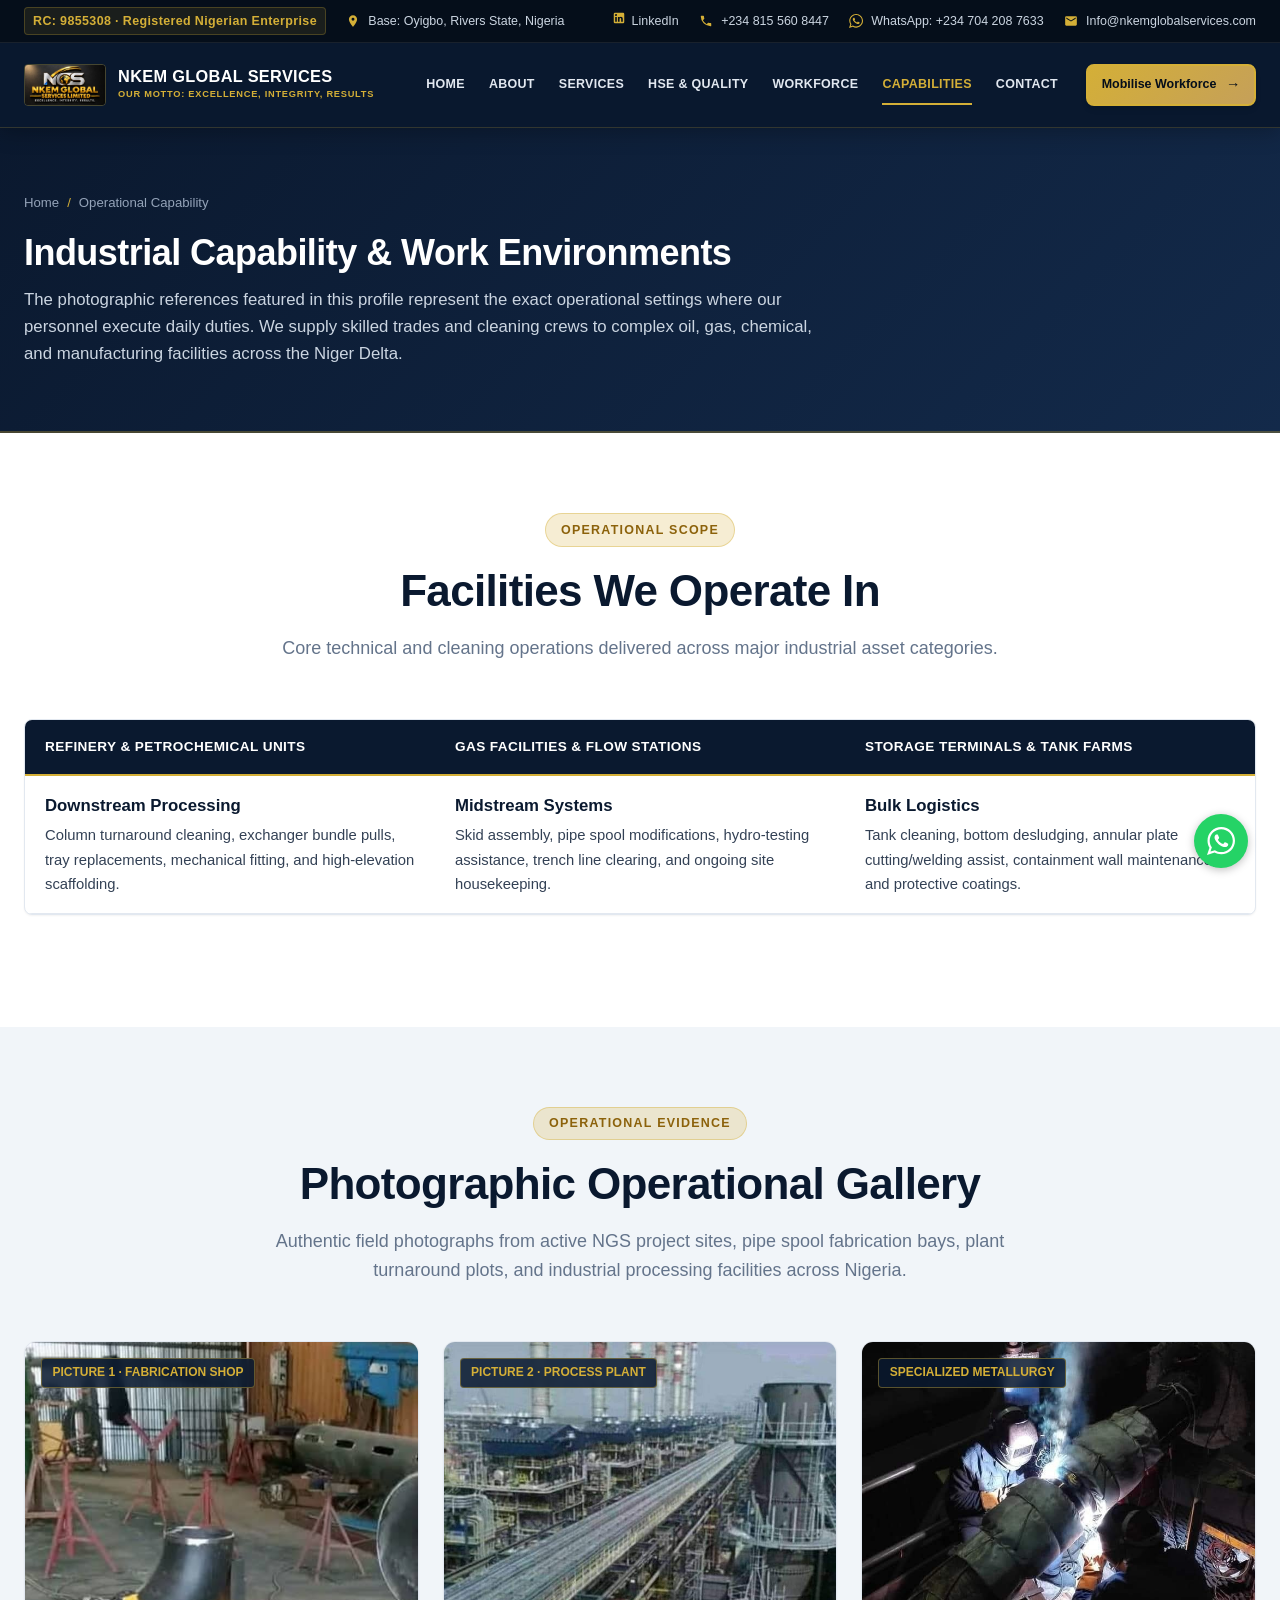
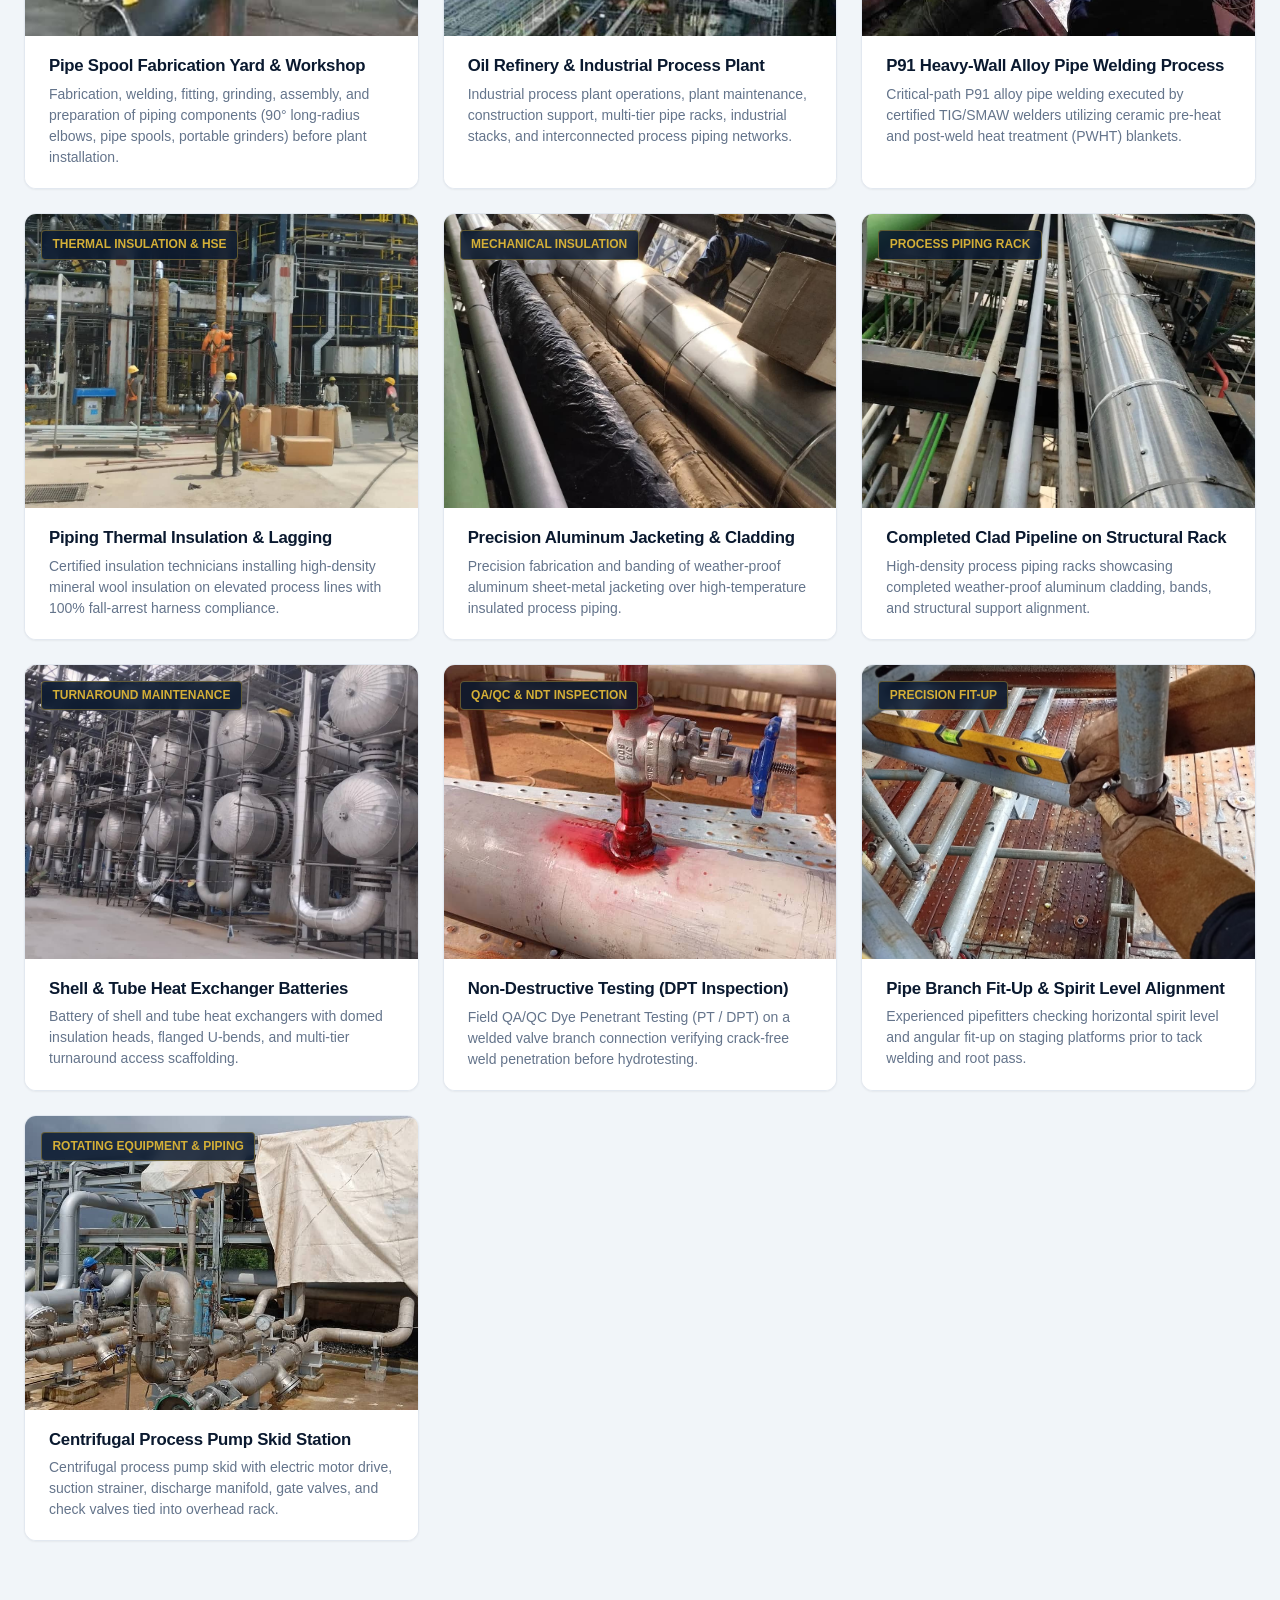
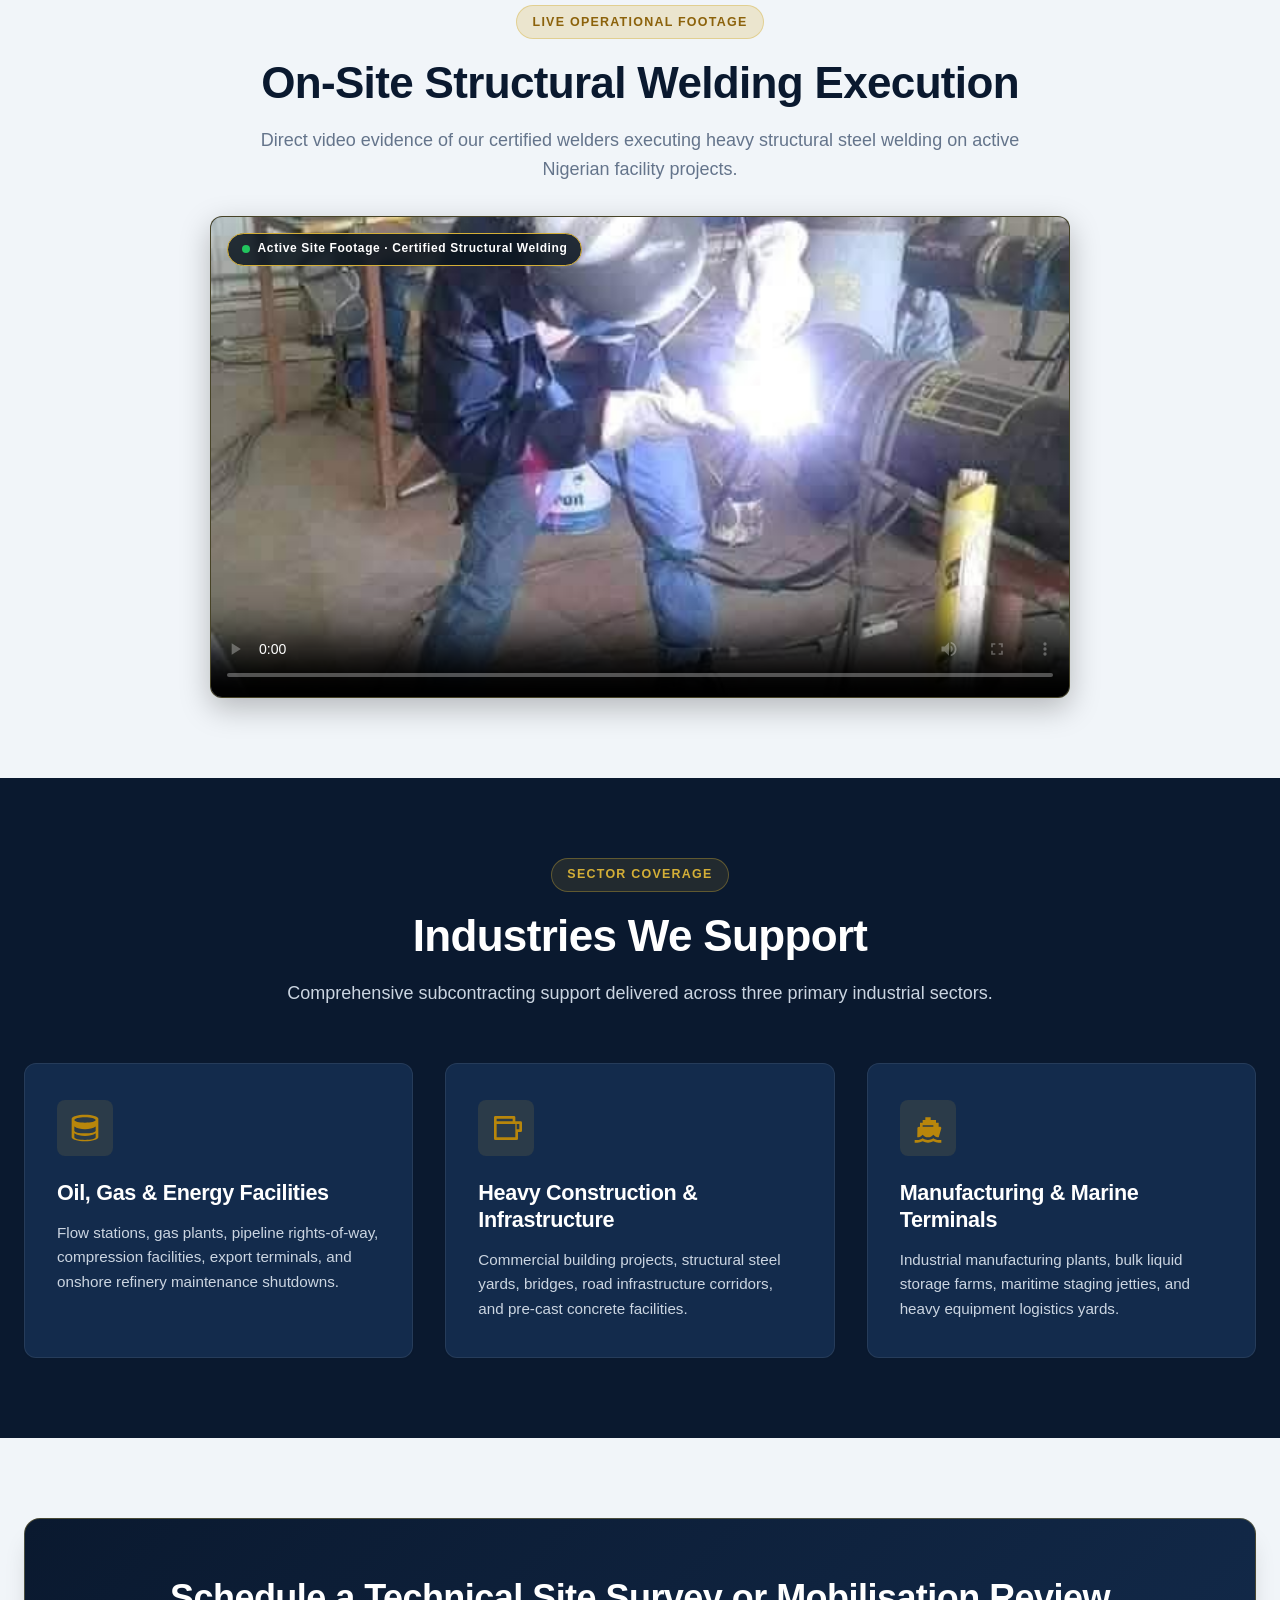
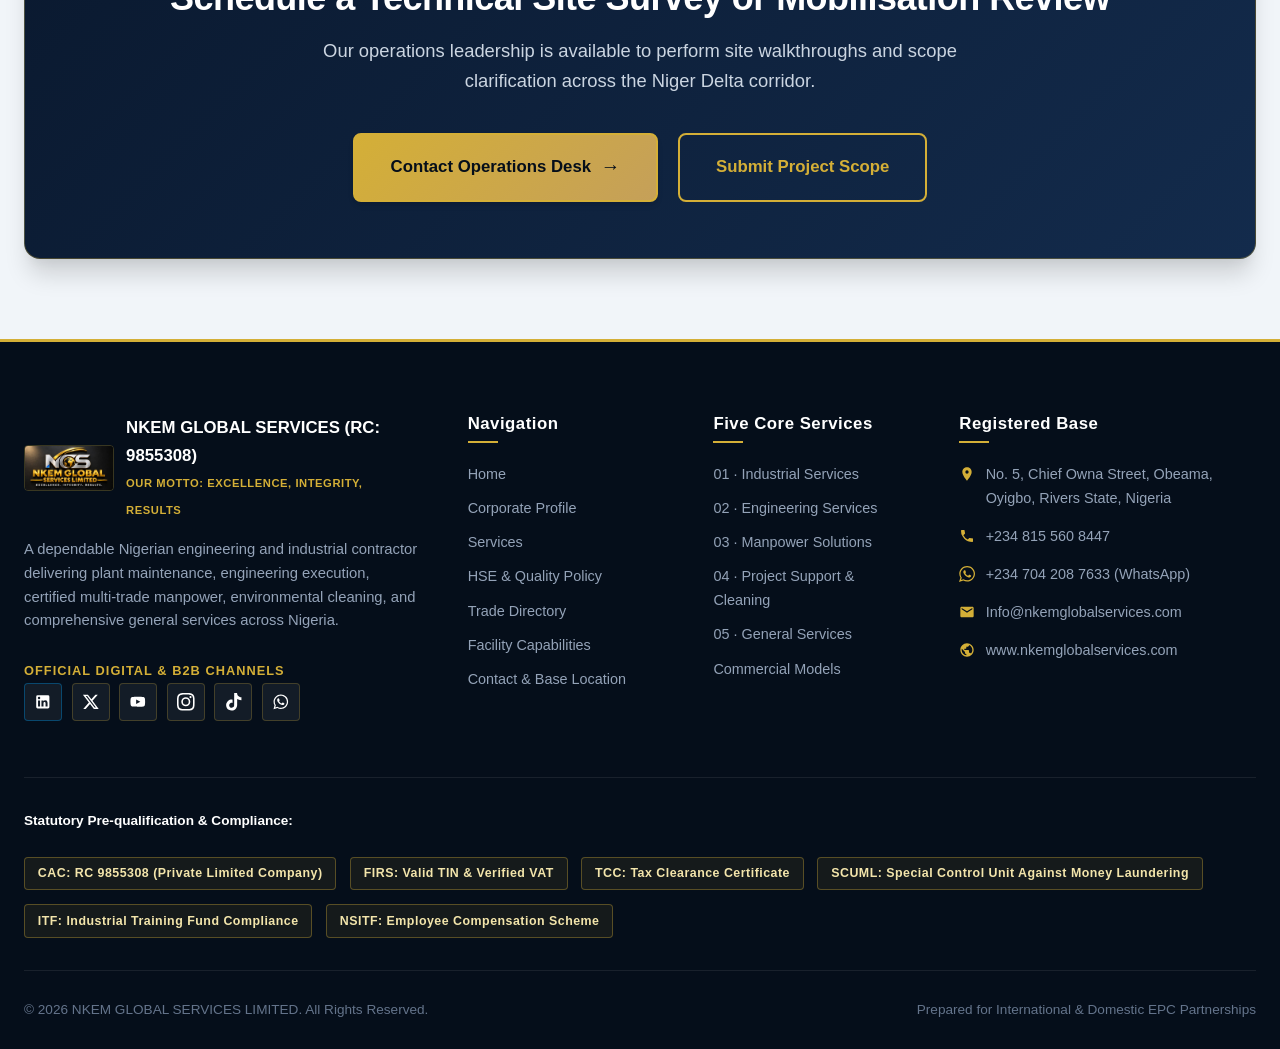
<file: capabilities.html>
<!DOCTYPE html>
<html lang="en">
<head>
  <meta charset="UTF-8">
  <meta name="viewport" content="width=device-width, initial-scale=1.0">
  <title>Industrial Capabilities & Work Environments | NKEM Global Services Limited</title>
  <meta name="description" content="Photographic references and operational capabilities of NKEM Global Services Limited across refineries, gas facilities, flow stations, storage tank farms, and heavy construction yards.">
  <link rel="stylesheet" href="css/style.css">
  <link rel="icon" type="image/x-icon" href="favicon.ico">
  <link rel="icon" type="image/png" sizes="48x48" href="image/favicon-48.png">
  <link rel="icon" type="image/png" sizes="96x96" href="image/favicon-96.png">
  <link rel="icon" type="image/png" sizes="192x192" href="image/favicon-192.png">
  <link rel="apple-touch-icon" sizes="180x180" href="image/apple-touch-icon.png">
</head>
<body>

  <!-- Persistent Sticky Header Wrapper (Top Bar + Navigation) -->
  <div class="site-header-wrapper">
    <!-- Top Bar -->
    <div class="top-bar">
    <div class="container top-bar-inner">
      <div class="top-bar-left">
        <span class="top-bar-rc">
          <span class="hide-mobile">RC: 9855308 · Registered Nigerian Enterprise</span>
          <span class="show-mobile">RC: 9855308</span>
        </span>
        <span class="top-bar-item"><span class="icon"><svg class="svg-icon" viewBox="0 0 24 24" width="16" height="16" fill="currentColor"><path d="M12 2C8.13 2 5 5.13 5 9c0 5.25 7 13 7 13s7-7.75 7-13c0-3.87-3.13-7-7-7zm0 9.5a2.5 2.5 0 1 1 0-5 2.5 2.5 0 0 1 0 5z"/></svg></span> <span class="hide-mobile">Base: Oyigbo, Rivers State, Nigeria</span><span class="show-mobile">Oyigbo, Rivers State</span></span>
      </div>
      <div class="top-bar-right">
        <span class="top-bar-item hide-mobile"><span class="icon"><svg class="svg-icon" viewBox="0 0 24 24" width="14" height="14" fill="currentColor"><path d="M19 3a2 2 0 0 1 2 2v14a2 2 0 0 1-2 2H5a2 2 0 0 1-2-2V5a2 2 0 0 1 2-2h14m-.5 15.5v-5.3a3.26 3.26 0 0 0-3.26-3.26c-.85 0-1.84.52-2.28 1.3v-1.11h-2.79v8.37h2.79v-4.93c0-.77.62-1.4 1.39-1.4a1.4 1.4 0 0 1 1.4 1.4v4.93h2.75M6.88 8.56a1.68 1.68 0 0 0 1.68-1.68c0-.93-.75-1.69-1.68-1.69a1.69 1.69 0 0 0-1.69 1.69c0 .93.76 1.68 1.69 1.68m1.39 9.94v-8.37H5.5v8.37h2.77z"/></svg></span> <a href="https://www.linkedin.com/in/nkem-global-services-limited-291158439/" target="_blank" rel="noopener noreferrer">LinkedIn</a></span>
        <span class="top-bar-item"><span class="icon"><svg class="svg-icon" viewBox="0 0 24 24" width="16" height="16" fill="currentColor"><path d="M6.62 10.79a15.05 15.05 0 0 0 6.59 6.59l2.2-2.2a1 1 0 0 1 1.02-.24c1.12.37 2.33.57 3.57.57a1 1 0 0 1 1 1V20a1 1 0 0 1-1 1A17 17 0 0 1 3 4a1 1 0 0 1 1-1h3.5a1 1 0 0 1 1 1c0 1.25.2 2.45.57 3.57a1 1 0 0 1-.25 1.02l-2.2 2.2z"/></svg></span> <a href="tel:+2348155608447">+234 815 560 8447</a></span>
        <span class="top-bar-item"><span class="icon"><svg class="svg-icon" fill="currentColor" version="1.1" id="Capa_1" xmlns="http://www.w3.org/2000/svg" xmlns:xlink="http://www.w3.org/1999/xlink" viewBox="0 0 30.667 30.667" xml:space="preserve" width="16" height="16"><g id="SVGRepo_bgCarrier" stroke-width="0"></g><g id="SVGRepo_tracerCarrier" stroke-linecap="round" stroke-linejoin="round"></g><g id="SVGRepo_iconCarrier"> <g> <path d="M30.667,14.939c0,8.25-6.74,14.938-15.056,14.938c-2.639,0-5.118-0.675-7.276-1.857L0,30.667l2.717-8.017 c-1.37-2.25-2.159-4.892-2.159-7.712C0.559,6.688,7.297,0,15.613,0C23.928,0.002,30.667,6.689,30.667,14.939z M15.61,2.382 c-6.979,0-12.656,5.634-12.656,12.56c0,2.748,0.896,5.292,2.411,7.362l-1.58,4.663l4.862-1.545c2,1.312,4.393,2.076,6.963,2.076 c6.979,0,12.658-5.633,12.658-12.559C28.27,8.016,22.59,2.382,15.61,2.382z M23.214,18.38c-0.094-0.151-0.34-0.243-0.708-0.427 c-0.367-0.184-2.184-1.069-2.521-1.189c-0.34-0.123-0.586-0.185-0.832,0.182c-0.243,0.367-0.951,1.191-1.168,1.437 c-0.215,0.245-0.43,0.276-0.799,0.095c-0.369-0.186-1.559-0.57-2.969-1.817c-1.097-0.972-1.838-2.169-2.052-2.536 c-0.217-0.366-0.022-0.564,0.161-0.746c0.165-0.165,0.369-0.428,0.554-0.643c0.185-0.213,0.246-0.364,0.369-0.609 c0.121-0.245,0.06-0.458-0.031-0.643c-0.092-0.184-0.829-1.984-1.138-2.717c-0.307-0.732-0.614-0.611-0.83-0.611 c-0.215,0-0.461-0.03-0.707-0.03S9.897,8.215,9.56,8.582s-1.291,1.252-1.291,3.054c0,1.804,1.321,3.543,1.506,3.787 c0.186,0.243,2.554,4.062,6.305,5.528c3.753,1.465,3.753,0.976,4.429,0.914c0.678-0.062,2.184-0.885,2.49-1.739 C23.307,19.268,23.307,18.533,23.214,18.38z"></path> </g> </g></svg></span> <a href="https://wa.me/2347042087633" target="_blank"><span class="hide-mobile">WhatsApp: +234 704 208 7633</span><span class="show-mobile">WhatsApp</span></a></span>
        <span class="top-bar-item"><span class="icon"><svg class="svg-icon" viewBox="0 0 24 24" width="16" height="16" fill="currentColor"><path d="M20 4H4c-1.1 0-2 .9-2 2v12c0 1.1.9 2 2 2h16c1.1 0 2-.9 2-2V6c0-1.1-.9-2-2-2zm0 4l-8 5-8-5V6l8 5 8-5v2z"/></svg></span> <a href="mailto:Info@nkemglobalservices.com"><span class="hide-mobile">Info@nkemglobalservices.com</span><span class="show-mobile">Email Us</span></a></span>
      </div>
    </div>
  </div>

  <!-- Main Header -->
  <header class="site-header">
    <div class="container nav-container">
      <a href="index.html" class="brand-logo">
        <img src="image/logo.jpeg" alt="NGS Logo" class="brand-logo-img">
        <div class="brand-text">
          <span class="brand-name">NKEM GLOBAL SERVICES</span>
          <span class="brand-sub">Our Motto: Excellence, Integrity, Results</span>
        </div>
      </a>

      <nav class="nav-menu">
        <a href="index.html" class="nav-link">Home</a>
        <a href="about.html" class="nav-link">About</a>
        <a href="services.html" class="nav-link">Services</a>
        <a href="hse-quality.html" class="nav-link">HSE & Quality</a>
        <a href="workforce-directory.html" class="nav-link">Workforce</a>
        <a href="capabilities.html" class="nav-link active">Capabilities</a>
        <a href="contact.html" class="nav-link">Contact</a>
      </nav>

      <div class="header-cta">
        <a href="#rfp" class="btn btn-gold btn-sm open-rfp-modal">
          <span>Mobilise Workforce</span>
          <span class="btn-icon">→</span>
        </a>
      </div>

      <button class="mobile-toggle" id="mobileToggle" aria-label="Toggle navigation">
        <span></span>
        <span></span>
        <span></span>
      </button>
    </div>
  </header>
  </div>

  <!-- Mobile Drawer Menu -->
  <div class="mobile-drawer" id="mobileDrawer">
    <a href="index.html" class="nav-link">Home</a>
    <a href="about.html" class="nav-link">About</a>
    <a href="services.html" class="nav-link">Services</a>
    <a href="hse-quality.html" class="nav-link">HSE & Quality</a>
    <a href="workforce-directory.html" class="nav-link">Workforce</a>
    <a href="capabilities.html" class="nav-link active">Capabilities</a>
    <a href="contact.html" class="nav-link">Contact</a>
    <div style="margin-top: 1rem;">
      <a href="#rfp" class="btn btn-gold open-rfp-modal" style="width: 100%;">Mobilise Workforce</a>
    </div>
  </div>

  <!-- Page Hero -->
  <section class="page-hero">
    <div class="container">
      <div class="breadcrumbs">
        <a href="index.html">Home</a>
        <span class="sep">/</span>
        <span>Operational Capability</span>
      </div>
      <h1 class="page-hero-title">Industrial Capability & Work Environments</h1>
      <p class="page-hero-lead">
        The photographic references featured in this profile represent the exact operational settings where our personnel execute daily duties. We supply skilled trades and cleaning crews to complex oil, gas, chemical, and manufacturing facilities across the Niger Delta.
      </p>
    </div>
  </section>

  <!-- Facilities We Operate In Table (Verbatim Page 11) -->
  <section class="section-padding bg-white">
    <div class="container">
      <div class="section-header text-center">
        <span class="tagline-badge">Operational Scope</span>
        <h2 class="section-title">Facilities We Operate In</h2>
        <p class="section-subtitle">
          Core technical and cleaning operations delivered across major industrial asset categories.
        </p>
      </div>

      <div class="table-responsive">
        <table class="data-table">
          <thead>
            <tr>
              <th style="width: 33.33%;">Refinery & Petrochemical Units</th>
              <th style="width: 33.33%;">Gas Facilities & Flow Stations</th>
              <th style="width: 33.34%;">Storage Terminals & Tank Farms</th>
            </tr>
          </thead>
          <tbody>
            <tr>
              <td>
                <strong style="color: var(--color-primary-dark); font-size: 1.05rem;">Downstream Processing</strong>
                Column turnaround cleaning, exchanger bundle pulls, tray replacements, mechanical fitting, and high-elevation scaffolding.
              </td>
              <td>
                <strong style="color: var(--color-primary-dark); font-size: 1.05rem;">Midstream Systems</strong>
                Skid assembly, pipe spool modifications, hydro-testing assistance, trench line clearing, and ongoing site housekeeping.
              </td>
              <td>
                <strong style="color: var(--color-primary-dark); font-size: 1.05rem;">Bulk Logistics</strong>
                Tank cleaning, bottom desludging, annular plate cutting/welding assist, containment wall maintenance, and protective coatings.
              </td>
            </tr>
          </tbody>
        </table>
      </div>
    </div>
  </section>

  <!-- Photographic References Gallery (All 10 Real Project References) -->
  <section class="section-padding bg-light">
    <div class="container">
      <div class="section-header text-center">
        <span class="tagline-badge">Operational Evidence</span>
        <h2 class="section-title">Photographic Operational Gallery</h2>
        <p class="section-subtitle">
          Authentic field photographs from active NGS project sites, pipe spool fabrication bays, plant turnaround plots, and industrial processing facilities across Nigeria.
        </p>
      </div>

      <div class="gallery-grid">
        <!-- 1. Pipe Fabrication Workshop (Picture 1 from Technical Description) -->
        <div class="gallery-card">
          <div class="gallery-img-wrap">
            <img src="NKEM_image/pipe_fabrication_workshop.jpeg" alt="Pipe Fabrication Workshop - Pipe Spool Fabrication Yard" class="gallery-img">
            <span class="gallery-badge">Picture 1 · Fabrication Shop</span>
          </div>
          <div class="gallery-caption">
            <h3 class="gallery-title">Pipe Spool Fabrication Yard & Workshop</h3>
            <p class="gallery-text">Fabrication, welding, fitting, grinding, assembly, and preparation of piping components (90° long-radius elbows, pipe spools, portable grinders) before plant installation.</p>
          </div>
        </div>

        <!-- 2. Oil Refinery / Process Plant (Picture 2 from Technical Description) -->
        <div class="gallery-card">
          <div class="gallery-img-wrap">
            <img src="NKEM_image/process_plant_refinery.jpeg" alt="Oil Refinery and Industrial Process Plant with pipe racks and stacks" class="gallery-img">
            <span class="gallery-badge">Picture 2 · Process Plant</span>
          </div>
          <div class="gallery-caption">
            <h3 class="gallery-title">Oil Refinery & Industrial Process Plant</h3>
            <p class="gallery-text">Industrial process plant operations, plant maintenance, construction support, multi-tier pipe racks, industrial stacks, and interconnected process piping networks.</p>
          </div>
        </div>

        <!-- 3. P91 Alloy Welding Process -->
        <div class="gallery-card">
          <div class="gallery-img-wrap">
            <img src="NKEM_image/p91_alloy_welding_process.jpeg" alt="P91 specialized alloy pipe welding with ceramic PWHT heating blankets" class="gallery-img">
            <span class="gallery-badge">Specialized Metallurgy</span>
          </div>
          <div class="gallery-caption">
            <h3 class="gallery-title">P91 Heavy-Wall Alloy Pipe Welding Process</h3>
            <p class="gallery-text">Critical-path P91 alloy pipe welding executed by certified TIG/SMAW welders utilizing ceramic pre-heat and post-weld heat treatment (PWHT) blankets.</p>
          </div>
        </div>

        <!-- 4. Piping Thermal Insulation (Lagging) -->
        <div class="gallery-card">
          <div class="gallery-img-wrap">
            <img src="NKEM_image/piping_thermal_lagging.jpeg" alt="Multi-trade crew installing pipeline thermal insulation with full safety harnesses" class="gallery-img">
            <span class="gallery-badge">Thermal Insulation & HSE</span>
          </div>
          <div class="gallery-caption">
            <h3 class="gallery-title">Piping Thermal Insulation & Lagging</h3>
            <p class="gallery-text">Certified insulation technicians installing high-density mineral wool insulation on elevated process lines with 100% fall-arrest harness compliance.</p>
          </div>
        </div>

        <!-- 5. Aluminum Cladding & Jacketing -->
        <div class="gallery-card">
          <div class="gallery-img-wrap">
            <img src="NKEM_image/aluminum_cladding_pipe.jpeg" alt="Technician fitting precision aluminum sheet-metal cladding over insulated pipe" class="gallery-img">
            <span class="gallery-badge">Mechanical Insulation</span>
          </div>
          <div class="gallery-caption">
            <h3 class="gallery-title">Precision Aluminum Jacketing & Cladding</h3>
            <p class="gallery-text">Precision fabrication and banding of weather-proof aluminum sheet-metal jacketing over high-temperature insulated process piping.</p>
          </div>
        </div>

        <!-- 6. Completed Clad Pipeline on Pipe Rack -->
        <div class="gallery-card">
          <div class="gallery-img-wrap">
            <img src="NKEM_image/clad_pipeline_piperack.jpeg" alt="Completed aluminum clad process pipeline on structural steel pipe rack" class="gallery-img">
            <span class="gallery-badge">Process Piping Rack</span>
          </div>
          <div class="gallery-caption">
            <h3 class="gallery-title">Completed Clad Pipeline on Structural Rack</h3>
            <p class="gallery-text">High-density process piping racks showcasing completed weather-proof aluminum cladding, bands, and structural support alignment.</p>
          </div>
        </div>

        <!-- 7. Shell & Tube Heat Exchangers -->
        <div class="gallery-card">
          <div class="gallery-img-wrap">
            <img src="NKEM_image/heat_exchangers_turnaround.jpeg" alt="Shell and tube heat exchanger battery with domed cladding and turnaround scaffolding" class="gallery-img">
            <span class="gallery-badge">Turnaround Maintenance</span>
          </div>
          <div class="gallery-caption">
            <h3 class="gallery-title">Shell & Tube Heat Exchanger Batteries</h3>
            <p class="gallery-text">Battery of shell and tube heat exchangers with domed insulation heads, flanged U-bends, and multi-tier turnaround access scaffolding.</p>
          </div>
        </div>

        <!-- 8. NDT Dye Penetrant Inspection -->
        <div class="gallery-card">
          <div class="gallery-img-wrap">
            <img src="NKEM_image/ndt_dye_penetrant_inspection.jpeg" alt="Non-Destructive Testing (NDT): Dye Penetrant (DPT) on welded branch connection" class="gallery-img">
            <span class="gallery-badge">QA/QC & NDT Inspection</span>
          </div>
          <div class="gallery-caption">
            <h3 class="gallery-title">Non-Destructive Testing (DPT Inspection)</h3>
            <p class="gallery-text">Field QA/QC Dye Penetrant Testing (PT / DPT) on a welded valve branch connection verifying crack-free weld penetration before hydrotesting.</p>
          </div>
        </div>

        <!-- 9. Pipe Branch Fit-Up Alignment -->
        <div class="gallery-card">
          <div class="gallery-img-wrap">
            <img src="NKEM_image/pipe_fitup_alignment_level.jpeg" alt="Pipe fitter checking branch elbow alignment with spirit level on staging" class="gallery-img">
            <span class="gallery-badge">Precision Fit-Up</span>
          </div>
          <div class="gallery-caption">
            <h3 class="gallery-title">Pipe Branch Fit-Up & Spirit Level Alignment</h3>
            <p class="gallery-text">Experienced pipefitters checking horizontal spirit level and angular fit-up on staging platforms prior to tack welding and root pass.</p>
          </div>
        </div>

        <!-- 10. Process Pump Skid & Manifold -->
        <div class="gallery-card">
          <div class="gallery-img-wrap">
            <img src="NKEM_image/process_pump_skid_station.jpeg" alt="Centrifugal process pump skid, drive motor, and manifold piping" class="gallery-img">
            <span class="gallery-badge">Rotating Equipment & Piping</span>
          </div>
          <div class="gallery-caption">
            <h3 class="gallery-title">Centrifugal Process Pump Skid Station</h3>
            <p class="gallery-text">Centrifugal process pump skid with electric motor drive, suction strainer, discharge manifold, gate valves, and check valves tied into overhead rack.</p>
          </div>
        </div>
      </div>

      <!-- Video Feature -->
      <div style="margin-top: 4rem;">
        <div class="section-header text-center" style="max-width: 780px; margin: 0 auto 2rem auto;">
          <span class="tagline-badge">Live Operational Footage</span>
          <h2 class="section-title">On-Site Structural Welding Execution</h2>
          <p class="section-subtitle">
            Direct video evidence of our certified welders executing heavy structural steel welding on active Nigerian facility projects.
          </p>
        </div>

        <div style="max-width: 860px; margin: 0 auto;">
          <div class="site-video-card">
            <div class="site-video-overlay-badge">
              <span style="width: 8px; height: 8px; border-radius: 50%; background: #22c55e; display: inline-block;"></span>
              Active Site Footage · Certified Structural Welding
            </div>
            <video controls poster="NKEM_image/pipe_spool_welder_shop.jpeg" preload="metadata" style="width: 100%; max-height: 480px; object-fit: cover;">
              <source src="NKEM_image/structural_welding_job.mp4" type="video/mp4">
              Your browser does not support the video tag.
            </video>
          </div>
        </div>
      </div>
    </div>
  </section>

  <!-- Industries We Support Matrix (Verbatim Page 2) -->
  <section class="section-padding bg-dark">
    <div class="container">
      <div class="section-header text-center">
        <span class="tagline-badge">Sector Coverage</span>
        <h2 class="section-title text-white">Industries We Support</h2>
        <p class="section-subtitle">
          Comprehensive subcontracting support delivered across three primary industrial sectors.
        </p>
      </div>

      <div class="grid-3">
        <div class="feature-card card-dark">
          <div class="feature-icon-box"><svg class="svg-icon" viewBox="0 0 24 24" width="28" height="28" fill="currentColor"><path d="M12 2C6.48 2 2 3.34 2 5v14c0 1.66 4.48 3 10 3s10-1.34 10-3V5c0-1.66-4.48-3-10-3zm0 2c4.42 0 8 .89 8 2s-3.58 2-8 2-8-.89-8-2 3.58-2 8-2zm8 15c0 1.11-3.58 2-8 2s-8-.89-8-2v-3.08c1.94 1.25 4.81 2.08 8 2.08s6.06-.83 8-2.08V19zm0-5c0 1.11-3.58 2-8 2s-8-.89-8-2v-3.08c1.94 1.25 4.81 2.08 8 2.08s6.06-.83 8-2.08V14z"/></svg></div>
          <h3 class="feature-title text-white">Oil, Gas & Energy Facilities</h3>
          <p class="feature-text">
            Flow stations, gas plants, pipeline rights-of-way, compression facilities, export terminals, and onshore refinery maintenance shutdowns.
          </p>
        </div>

        <div class="feature-card card-dark">
          <div class="feature-icon-box"><svg class="svg-icon" viewBox="0 0 24 24" width="28" height="28" fill="currentColor"><path d="M21 7h-2V4a1 1 0 0 0-1-1H4a1 1 0 0 0-1 1v16a1 1 0 0 0 1 1h16a1 1 0 0 0 1-1v-5h2a1 1 0 0 0 1-1V8a1 1 0 0 0-1-1zM5 5h12v2H5V5zm14 14H5V9h14v10zm3-6h-2v-4h2v4z"/></svg></div>
          <h3 class="feature-title text-white">Heavy Construction & Infrastructure</h3>
          <p class="feature-text">
            Commercial building projects, structural steel yards, bridges, road infrastructure corridors, and pre-cast concrete facilities.
          </p>
        </div>

        <div class="feature-card card-dark">
          <div class="feature-icon-box"><svg class="svg-icon" viewBox="0 0 24 24" width="28" height="28" fill="currentColor"><path d="M20 21c-1.39 0-2.78-.47-4-1.32-2.44 1.71-5.56 1.71-8 0C6.78 20.53 5.39 21 4 21H2v2h2c1.38 0 2.74-.35 4-.99 2.52 1.29 5.48 1.29 8 0 1.26.65 2.62.99 4 .99h2v-2h-2zM3.95 19H4c1.6 0 3.02-.88 4-2 .98 1.12 2.4 2 4 2s3.02-.88 4-2c.98 1.12 2.4 2 4 2h.05l1.89-6.68c.08-.26.06-.54-.06-.78s-.34-.42-.6-.48L20 11.08V8h-2V6h-4V4h-4v2H8v2H6v3.08l-1.28.26c-.26.06-.48.24-.6.48s-.14.52-.06.78L3.95 19zM8 10h8v1H8v-1z"/></svg></div>
          <h3 class="feature-title text-white">Manufacturing & Marine Terminals</h3>
          <p class="feature-text">
            Industrial manufacturing plants, bulk liquid storage farms, maritime staging jetties, and heavy equipment logistics yards.
          </p>
        </div>
      </div>
    </div>
  </section>

  <!-- CTA Banner -->
  <section class="section-padding bg-light">
    <div class="container">
      <div class="cta-banner">
        <h2>Schedule a Technical Site Survey or Mobilisation Review</h2>
        <p>
          Our operations leadership is available to perform site walkthroughs and scope clarification across the Niger Delta corridor.
        </p>
        <div class="cta-buttons">
          <a href="contact.html" class="btn btn-gold btn-lg">
            <span>Contact Operations Desk</span>
            <span class="btn-icon">→</span>
          </a>
          <a href="#rfp" class="btn btn-outline-gold btn-lg open-rfp-modal">
            <span>Submit Project Scope</span>
          </a>
        </div>
      </div>
    </div>
  </section>

  <!-- Footer -->
  <footer class="site-footer">
    <div class="container">
      <div class="footer-top">
        <div class="footer-brand">
          <div style="display: flex; align-items: center; gap: 0.75rem; margin-bottom: 1rem;">
            <img src="image/logo.jpeg" alt="NGS Logo" style="height: 46px; background: transparent; padding: 0; border: 1px solid rgba(212, 175, 55, 0.25); border-radius: 4px;">
            <div>
              <span style="font-size: 1.05rem; font-weight: 800; color: #fff; display: block;">NKEM GLOBAL SERVICES (RC: 9855308)</span>
              <span style="font-size: 0.7rem; color: var(--color-accent-gold); font-weight: 700; letter-spacing: 0.05em; text-transform: uppercase;">Our Motto: Excellence, Integrity, Results</span>
            </div>
          </div>
          <p>
            A dependable Nigerian engineering and industrial contractor delivering plant maintenance, engineering execution, certified multi-trade manpower, environmental cleaning, and comprehensive general services across Nigeria.
          </p>
          <div class="footer-social-section">
            <span class="footer-social-title">Official Digital & B2B Channels</span>
            <div class="footer-social-grid">
              <a href="https://www.linkedin.com/in/nkem-global-services-limited-291158439/" target="_blank" rel="noopener noreferrer" class="footer-social-btn linkedin-btn" aria-label="LinkedIn" title="LinkedIn (Official Profile)"><svg class="svg-icon" viewBox="0 0 24 24" width="18" height="18" fill="currentColor"><path d="M19 3a2 2 0 0 1 2 2v14a2 2 0 0 1-2 2H5a2 2 0 0 1-2-2V5a2 2 0 0 1 2-2h14m-.5 15.5v-5.3a3.26 3.26 0 0 0-3.26-3.26c-.85 0-1.84.52-2.28 1.3v-1.11h-2.79v8.37h2.79v-4.93c0-.77.62-1.4 1.39-1.4a1.4 1.4 0 0 1 1.4 1.4v4.93h2.75M6.88 8.56a1.68 1.68 0 0 0 1.68-1.68c0-.93-.75-1.69-1.68-1.69a1.69 1.69 0 0 0-1.69 1.69c0 .93.76 1.68 1.69 1.68m1.39 9.94v-8.37H5.5v8.37h2.77z"/></svg></a>
              <a href="https://x.com/NKEMGLOBALSERV" target="_blank" rel="noopener noreferrer" class="footer-social-btn" aria-label="X (Twitter)" title="X (Twitter)"><svg class="svg-icon" viewBox="0 0 24 24" width="16" height="16" fill="currentColor"><path d="M18.244 2.25h3.308l-7.227 8.26 8.502 11.24H16.17l-5.214-6.817L4.99 21.75H1.68l7.73-8.835L1.254 2.25H8.08l4.713 6.231zm-1.161 17.52h1.833L7.084 4.126H5.117z"/></svg></a>
              <a href="https://www.youtube.com/@NKEMGLOBALSERVICESLIMITED" target="_blank" rel="noopener noreferrer" class="footer-social-btn" aria-label="YouTube" title="YouTube"><svg class="svg-icon" viewBox="0 0 24 24" width="18" height="18" fill="currentColor"><path d="M21.58 7.19a2.5 2.5 0 0 0-1.76-1.77C18.26 5 12 5 12 5s-6.26 0-7.82.42c-.86.23-1.54.91-1.77 1.77C2 8.75 2 12 2 12s0 3.25.41 4.81c.23.86.91 1.54 1.77 1.77C5.74 19 12 19 12 19s6.26 0 7.82-.42a2.5 2.5 0 0 0 1.76-1.77C22 15.25 22 12 22 12s0-3.25-.42-4.81zM9.75 15.02V8.98L15.5 12l-5.75 3.02z"/></svg></a>
              <a href="https://www.instagram.com/nkemglobalservices/" target="_blank" rel="noopener noreferrer" class="footer-social-btn" aria-label="Instagram" title="Instagram (@nkemglobalservices)"><svg class="svg-icon" viewBox="0 0 24 24" width="18" height="18" fill="currentColor"><path d="M12 2.163c3.204 0 3.584.012 4.85.07 3.252.148 4.771 1.691 4.919 4.919.058 1.265.069 1.645.069 4.849 0 3.205-.012 3.584-.069 4.849-.149 3.225-1.664 4.771-4.919 4.919-1.266.058-1.644.07-4.85.07-3.204 0-3.584-.012-4.849-.07-3.26-.149-4.771-1.699-4.919-4.92-.058-1.265-.07-1.644-.07-4.849 0-3.204.013-3.583.07-4.849.149-3.227 1.664-4.771 4.919-4.919 1.266-.057 1.645-.069 4.849-.069zm0-2.163c-3.259 0-3.667.014-4.947.072-4.358.2-6.78 2.618-6.98 6.98-.059 1.281-.073 1.689-.073 4.948 0 3.259.014 3.668.072 4.948.2 4.358 2.618 6.78 6.98 6.98 1.281.058 1.689.072 4.948.072 3.259 0 3.668-.014 4.948-.072 4.354-.2 6.782-2.618 6.979-6.98.059-1.28.073-1.689.073-4.948 0-3.259-.014-3.667-.072-4.947-.196-4.354-2.617-6.78-6.979-6.98-1.281-.059-1.69-.073-4.949-.073zm0 5.838a6.162 6.162 0 1 0 0 12.324 6.162 6.162 0 0 0 0-12.324zM12 16a4 4 0 1 1 0-8 4 4 0 0 1 0 8zm6.406-11.845a1.44 1.44 0 1 0 0 2.881 1.44 1.44 0 0 0 0-2.881z"/></svg></a>
              <a href="https://www.tiktok.com/@nkemglobalservices" target="_blank" rel="noopener noreferrer" class="footer-social-btn" aria-label="TikTok" title="TikTok"><svg class="svg-icon" viewBox="0 0 24 24" width="18" height="18" fill="currentColor"><path d="M12.525.02c1.31-.02 2.61-.01 3.91-.02.08 1.53.63 3.09 1.75 4.17 1.12 1.11 2.7 1.62 4.24 1.79v4.03c-1.44-.05-2.89-.35-4.2-.97-.57-.26-1.1-.59-1.62-.93-.01 2.92.01 5.84-.02 8.75-.08 1.4-.54 2.79-1.35 3.94-1.31 1.92-3.58 3.17-5.91 3.21-1.43.08-2.86-.31-4.08-1.03-2.02-1.19-3.44-3.37-3.65-5.71-.02-.5-.03-1-.01-1.49.18-1.9 1.12-3.72 2.58-4.96 1.66-1.44 3.98-2.13 6.15-1.72.02 1.48-.04 2.96-.04 4.44-.99-.32-2.15-.23-3.02.37-.63.41-1.11 1.04-1.36 1.75-.21.51-.24 1.07-.14 1.61.24 1.64 1.82 3.02 3.5 2.87 1.12-.01 2.19-.66 2.77-1.61.19-.33.4-.67.41-1.06.1-1.79.06-3.57.07-5.36.01-4.03-.01-8.05.02-12.07z"/></svg></a>
              <a href="https://wa.me/2347042087633" target="_blank" rel="noopener noreferrer" class="footer-social-btn" aria-label="WhatsApp" title="WhatsApp (+234 704 208 7633)"><svg class="svg-icon" viewBox="0 0 24 24" width="18" height="18" fill="currentColor"><path d="M12.04 2c-5.46 0-9.91 4.45-9.91 9.91 0 1.75.46 3.45 1.32 4.95L2.05 22l5.25-1.38c1.45.79 3.08 1.21 4.74 1.21 5.46 0 9.91-4.45 9.91-9.91 0-2.65-1.03-5.14-2.9-7.01A9.816 9.816 0 0 0 12.04 2m.01 1.67c2.2 0 4.26.86 5.82 2.42a8.225 8.225 0 0 1 2.41 5.83c0 4.54-3.7 8.24-8.24 8.24-1.48 0-2.93-.4-4.2-1.15l-.3-.18-3.12.82.83-3.04-.2-.31a8.19 8.19 0 0 1-1.26-4.38c0-4.54 3.7-8.24 8.24-8.24M8.53 7.33c-.16 0-.42.06-.64.3-.22.24-.85.83-.85 2.02s.87 2.35.99 2.51c.12.16 1.7 2.6 4.12 3.65.58.25 1.02.4 1.38.51.58.18 1.11.16 1.53.1.47-.07 1.44-.59 1.64-1.16.2-.57.2-1.06.14-1.16-.06-.1-.22-.16-.46-.28s-1.44-.71-1.66-.79c-.22-.08-.38-.12-.54.12-.16.24-.62.79-.76.95-.14.16-.28.18-.52.06s-1.01-.37-1.92-1.19c-.71-.63-1.19-1.41-1.33-1.65-.14-.24-.01-.37.11-.49.11-.11.24-.28.36-.42.12-.14.16-.24.24-.4.08-.16.04-.3-.02-.42s-.54-1.3-.74-1.79c-.2-.47-.4-.41-.55-.41z"/></svg></a>
            </div>
          </div>
        </div>

        <div>
          <h4 class="footer-col-title">Navigation</h4>
          <div class="footer-links">
            <a href="index.html">Home</a>
            <a href="about.html">Corporate Profile</a>
            <a href="services.html">Services</a>
            <a href="hse-quality.html">HSE & Quality Policy</a>
            <a href="workforce-directory.html">Trade Directory</a>
            <a href="capabilities.html">Facility Capabilities</a>
            <a href="contact.html">Contact & Base Location</a>
          </div>
        </div>

        <div>
          <h4 class="footer-col-title">Five Core Services</h4>
          <div class="footer-links">
            <a href="services.html#service-01">01 · Industrial Services</a>
            <a href="services.html#service-02">02 · Engineering Services</a>
            <a href="services.html#service-03">03 · Manpower Solutions</a>
            <a href="services.html#service-04">04 · Project Support & Cleaning</a>
            <a href="services.html#service-05">05 · General Services</a>
            <a href="services.html#commercial-models">Commercial Models</a>
          </div>
        </div>

        <div>
          <h4 class="footer-col-title">Registered Base</h4>
          <div class="footer-contact-list">
            <div class="footer-contact-item">
              <span class="icon"><svg class="svg-icon" viewBox="0 0 24 24" width="16" height="16" fill="currentColor"><path d="M12 2C8.13 2 5 5.13 5 9c0 5.25 7 13 7 13s7-7.75 7-13c0-3.87-3.13-7-7-7zm0 9.5a2.5 2.5 0 1 1 0-5 2.5 2.5 0 0 1 0 5z"/></svg></span>
              <span>No. 5, Chief Owna Street, Obeama, Oyigbo, Rivers State, Nigeria</span>
            </div>
            <div class="footer-contact-item">
              <span class="icon"><svg class="svg-icon" viewBox="0 0 24 24" width="16" height="16" fill="currentColor"><path d="M6.62 10.79a15.05 15.05 0 0 0 6.59 6.59l2.2-2.2a1 1 0 0 1 1.02-.24c1.12.37 2.33.57 3.57.57a1 1 0 0 1 1 1V20a1 1 0 0 1-1 1A17 17 0 0 1 3 4a1 1 0 0 1 1-1h3.5a1 1 0 0 1 1 1c0 1.25.2 2.45.57 3.57a1 1 0 0 1-.25 1.02l-2.2 2.2z"/></svg></span>
              <span><a href="tel:+2348155608447">+234 815 560 8447</a></span>
            </div>
            <div class="footer-contact-item">
              <span class="icon"><svg class="svg-icon" fill="currentColor" version="1.1" id="Capa_1" xmlns="http://www.w3.org/2000/svg" xmlns:xlink="http://www.w3.org/1999/xlink" viewBox="0 0 30.667 30.667" xml:space="preserve" width="16" height="16"><g id="SVGRepo_bgCarrier" stroke-width="0"></g><g id="SVGRepo_tracerCarrier" stroke-linecap="round" stroke-linejoin="round"></g><g id="SVGRepo_iconCarrier"> <g> <path d="M30.667,14.939c0,8.25-6.74,14.938-15.056,14.938c-2.639,0-5.118-0.675-7.276-1.857L0,30.667l2.717-8.017 c-1.37-2.25-2.159-4.892-2.159-7.712C0.559,6.688,7.297,0,15.613,0C23.928,0.002,30.667,6.689,30.667,14.939z M15.61,2.382 c-6.979,0-12.656,5.634-12.656,12.56c0,2.748,0.896,5.292,2.411,7.362l-1.58,4.663l4.862-1.545c2,1.312,4.393,2.076,6.963,2.076 c6.979,0,12.658-5.633,12.658-12.559C28.27,8.016,22.59,2.382,15.61,2.382z M23.214,18.38c-0.094-0.151-0.34-0.243-0.708-0.427 c-0.367-0.184-2.184-1.069-2.521-1.189c-0.34-0.123-0.586-0.185-0.832,0.182c-0.243,0.367-0.951,1.191-1.168,1.437 c-0.215,0.245-0.43,0.276-0.799,0.095c-0.369-0.186-1.559-0.57-2.969-1.817c-1.097-0.972-1.838-2.169-2.052-2.536 c-0.217-0.366-0.022-0.564,0.161-0.746c0.165-0.165,0.369-0.428,0.554-0.643c0.185-0.213,0.246-0.364,0.369-0.609 c0.121-0.245,0.06-0.458-0.031-0.643c-0.092-0.184-0.829-1.984-1.138-2.717c-0.307-0.732-0.614-0.611-0.83-0.611 c-0.215,0-0.461-0.03-0.707-0.03S9.897,8.215,9.56,8.582s-1.291,1.252-1.291,3.054c0,1.804,1.321,3.543,1.506,3.787 c0.186,0.243,2.554,4.062,6.305,5.528c3.753,1.465,3.753,0.976,4.429,0.914c0.678-0.062,2.184-0.885,2.49-1.739 C23.307,19.268,23.307,18.533,23.214,18.38z"></path> </g> </g></svg></span>
              <span><a href="https://wa.me/2347042087633" target="_blank">+234 704 208 7633 (WhatsApp)</a></span>
            </div>
            <div class="footer-contact-item">
              <span class="icon"><svg class="svg-icon" viewBox="0 0 24 24" width="16" height="16" fill="currentColor"><path d="M20 4H4c-1.1 0-2 .9-2 2v12c0 1.1.9 2 2 2h16c1.1 0 2-.9 2-2V6c0-1.1-.9-2-2-2zm0 4l-8 5-8-5V6l8 5 8-5v2z"/></svg></span>
              <span><a href="mailto:Info@nkemglobalservices.com">Info@nkemglobalservices.com</a></span>
            </div>
            <div class="footer-contact-item">
              <span class="icon"><svg class="svg-icon" viewBox="0 0 24 24" width="16" height="16" fill="currentColor"><path d="M12 2C6.48 2 2 6.48 2 12s4.48 10 10 10 10-4.48 10-10S17.52 2 12 2zm-1 17.93c-3.95-.49-7-3.85-7-7.93 0-.62.08-1.21.21-1.79L9 15v1c0 1.1.9 2 2 2v1.93zm6.9-2.54c-.26-.81-1-1.39-1.9-1.39h-1v-3c0-.55-.45-1-1-1H8v-2h2c.55 0 1-.45 1-1V7h2c1.1 0 2-.9 2-2v-.41c2.93 1.19 5 4.06 5 7.41 0 2.08-.8 3.97-2.1 5.39z"/></svg></span>
              <span><a href="http://www.nkemglobalservices.com">www.nkemglobalservices.com</a></span>
            </div>
          </div>
        </div>
      </div>

      <div class="footer-compliance">
        <span style="font-size: 0.85rem; font-weight: 700; color: #fff;">Statutory Pre-qualification & Compliance:</span>
        <div class="compliance-badges">
          <span class="compliance-badge-item">CAC: RC 9855308 (Private Limited Company)</span>
          <span class="compliance-badge-item">FIRS: Valid TIN &amp; Verified VAT</span>
          <span class="compliance-badge-item">TCC: Tax Clearance Certificate</span>
          <span class="compliance-badge-item">SCUML: Special Control Unit Against Money Laundering</span>
          <span class="compliance-badge-item">ITF: Industrial Training Fund Compliance</span>
          <span class="compliance-badge-item">NSITF: Employee Compensation Scheme</span>
        </div>
      </div>

      <div class="footer-bottom">
        <span>© 2026 NKEM GLOBAL SERVICES LIMITED. All Rights Reserved.</span>
        <span>Prepared for International & Domestic EPC Partnerships</span>
      </div>
    </div>
  </footer>

  <!-- Floating WhatsApp -->
  <a href="https://wa.me/2347042087633" target="_blank" class="floating-whatsapp" aria-label="Chat on WhatsApp"><svg fill="#ffffff" version="1.1" id="Capa_1" xmlns="http://www.w3.org/2000/svg" xmlns:xlink="http://www.w3.org/1999/xlink" viewBox="0 0 30.667 30.667" xml:space="preserve" width="28" height="28"><g id="SVGRepo_bgCarrier" stroke-width="0"></g><g id="SVGRepo_tracerCarrier" stroke-linecap="round" stroke-linejoin="round"></g><g id="SVGRepo_iconCarrier"> <g> <path d="M30.667,14.939c0,8.25-6.74,14.938-15.056,14.938c-2.639,0-5.118-0.675-7.276-1.857L0,30.667l2.717-8.017 c-1.37-2.25-2.159-4.892-2.159-7.712C0.559,6.688,7.297,0,15.613,0C23.928,0.002,30.667,6.689,30.667,14.939z M15.61,2.382 c-6.979,0-12.656,5.634-12.656,12.56c0,2.748,0.896,5.292,2.411,7.362l-1.58,4.663l4.862-1.545c2,1.312,4.393,2.076,6.963,2.076 c6.979,0,12.658-5.633,12.658-12.559C28.27,8.016,22.59,2.382,15.61,2.382z M23.214,18.38c-0.094-0.151-0.34-0.243-0.708-0.427 c-0.367-0.184-2.184-1.069-2.521-1.189c-0.34-0.123-0.586-0.185-0.832,0.182c-0.243,0.367-0.951,1.191-1.168,1.437 c-0.215,0.245-0.43,0.276-0.799,0.095c-0.369-0.186-1.559-0.57-2.969-1.817c-1.097-0.972-1.838-2.169-2.052-2.536 c-0.217-0.366-0.022-0.564,0.161-0.746c0.165-0.165,0.369-0.428,0.554-0.643c0.185-0.213,0.246-0.364,0.369-0.609 c0.121-0.245,0.06-0.458-0.031-0.643c-0.092-0.184-0.829-1.984-1.138-2.717c-0.307-0.732-0.614-0.611-0.83-0.611 c-0.215,0-0.461-0.03-0.707-0.03S9.897,8.215,9.56,8.582s-1.291,1.252-1.291,3.054c0,1.804,1.321,3.543,1.506,3.787 c0.186,0.243,2.554,4.062,6.305,5.528c3.753,1.465,3.753,0.976,4.429,0.914c0.678-0.062,2.184-0.885,2.49-1.739 C23.307,19.268,23.307,18.533,23.214,18.38z"></path> </g> </g></svg><span class="whatsapp-tooltip">Chat with Operations Desk</span>
  </a>

  <!-- Modal -->
  <div class="modal-overlay" id="rfpModal">
    <div class="modal-content">
      <div class="modal-header">
        <h3 class="modal-title">Request Service & Workforce Mobilisation</h3>
        <button class="modal-close close-modal">&times;</button>
      </div>
      <div class="modal-body">
        <form class="rfp-submit-form">
          <div class="form-group">
            <label class="form-label">Prime Contractor / Organisation *</label>
            <input type="text" name="contractor" class="form-control" placeholder="Company name" required>
          </div>
          <div class="grid-2">
            <div class="form-group">
              <label class="form-label">Contact Person *</label>
              <input type="text" name="name" class="form-control" required>
            </div>
            <div class="form-group">
              <label class="form-label">Phone / WhatsApp *</label>
              <input type="tel" name="phone" class="form-control" required>
            </div>
          </div>
          <div class="form-group">
            <label class="form-label">Corporate Email *</label>
            <input type="email" name="email" class="form-control" required>
          </div>
          <div class="form-group">
            <label class="form-label">Project Location in Nigeria *</label>
            <input type="text" name="location" class="form-control" placeholder="e.g. Oyigbo, Onne, Bonny Island, Port Harcourt" required>
          </div>
          <div class="form-group">
            <label class="form-label">Task Scope & Required Services</label>
            <textarea name="scope" class="form-control" placeholder="Required service lines, trades, headcount, shift duration..."></textarea>
          </div>
          <button type="submit" class="btn btn-gold btn-lg" style="width: 100%;">Submit Mobilisation Inquiry</button>
        </form>
      </div>
    </div>
  </div>

  <script src="js/main.js"></script>
</body>
</html>
</file>
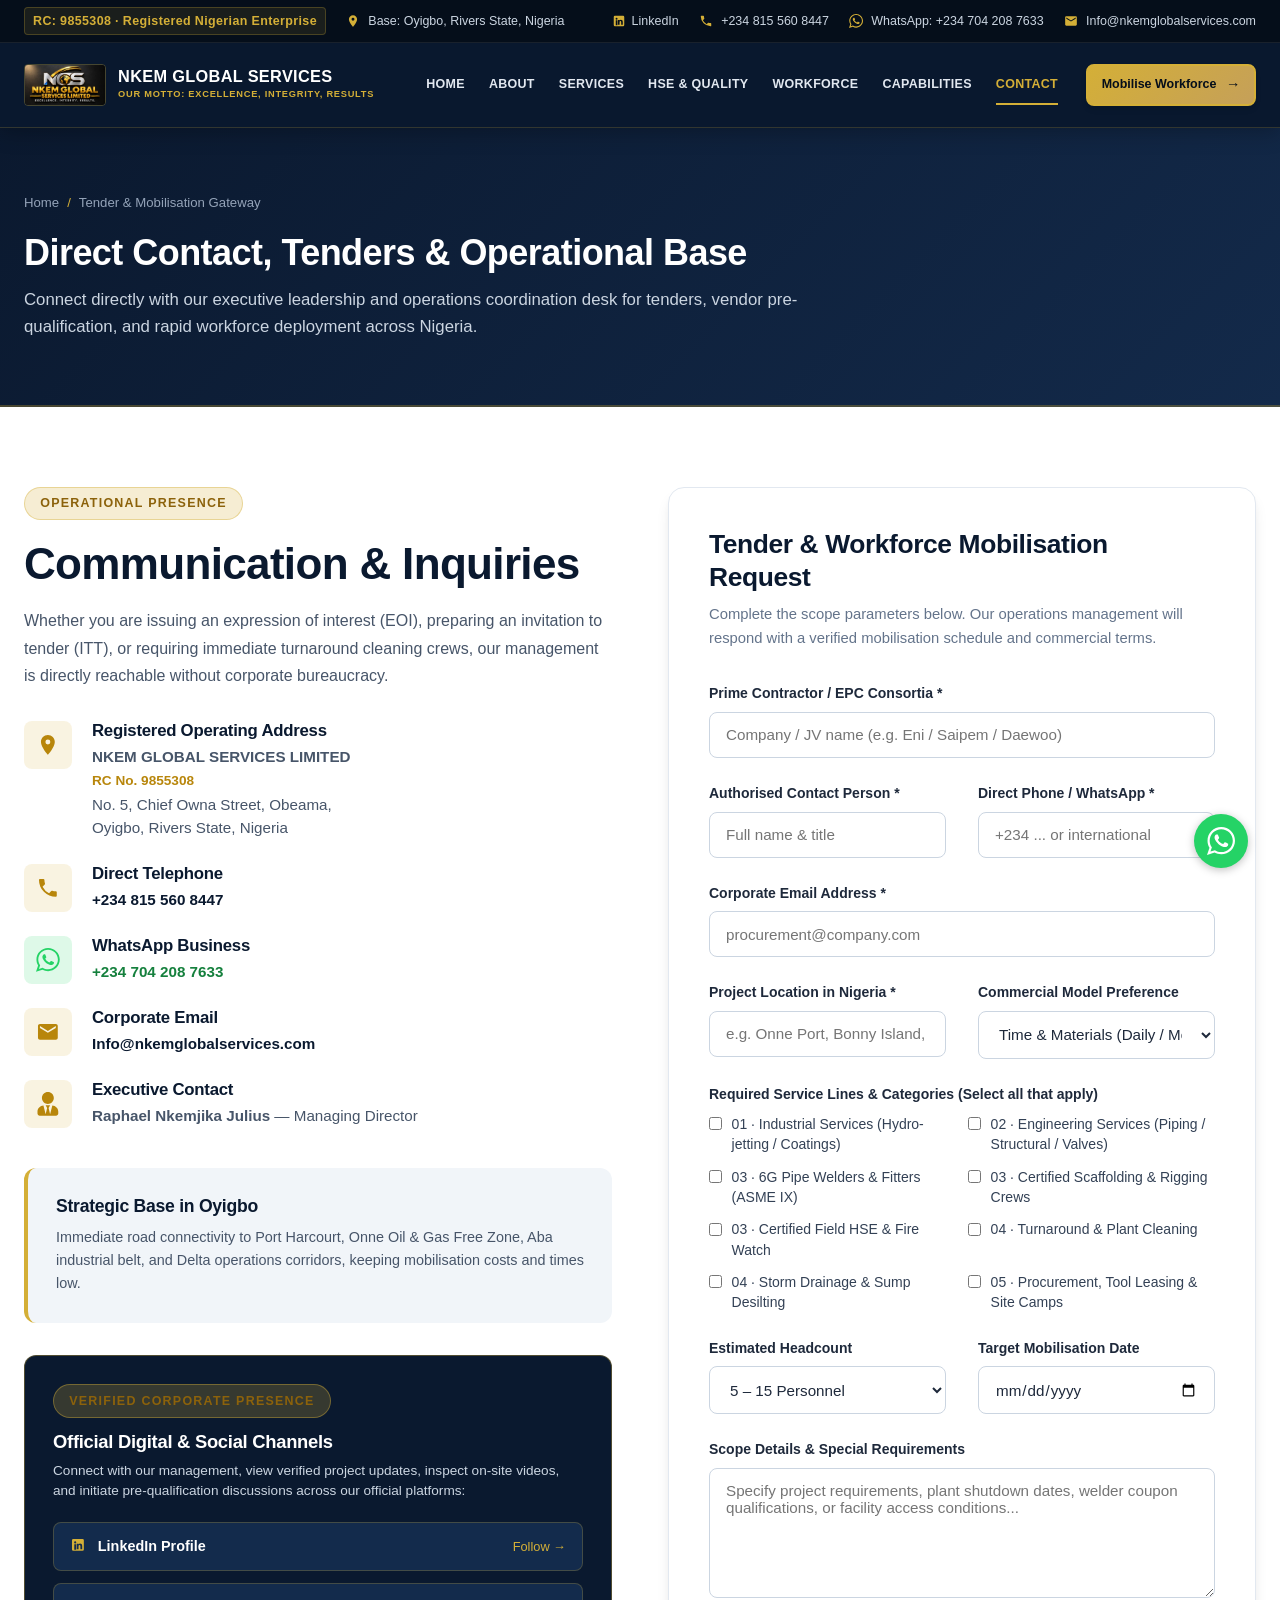
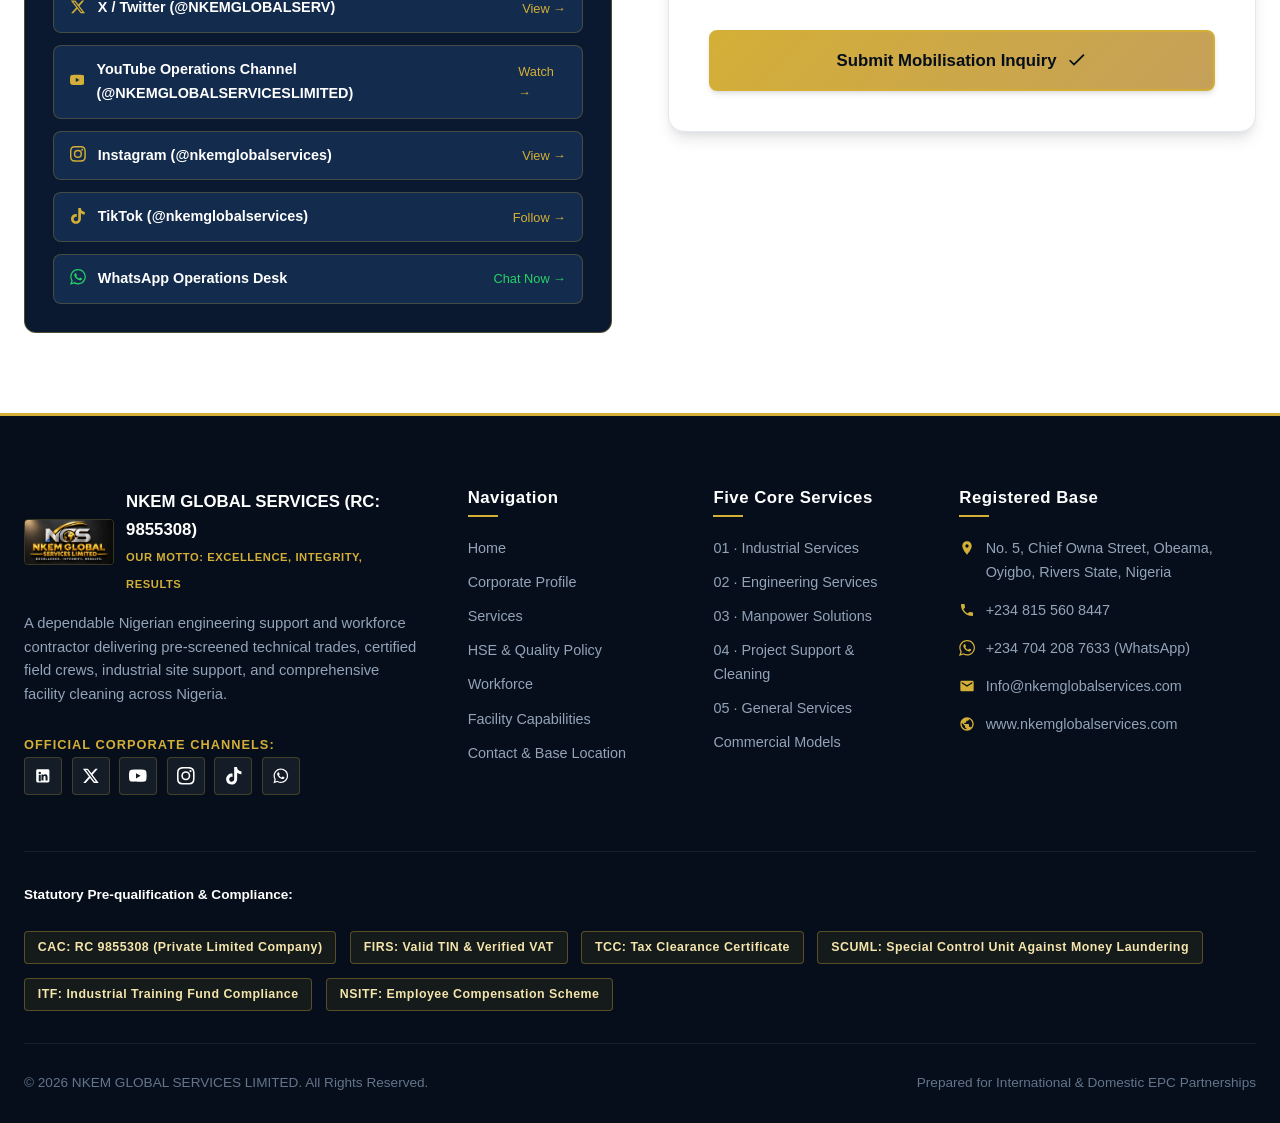
<file: contact.html>
<!DOCTYPE html>
<html lang="en">
<head>
  <meta charset="UTF-8">
  <meta name="viewport" content="width=device-width, initial-scale=1.0">
  <title>Contact, Tenders & Operational Base | NKEM Global Services Limited</title>
  <meta name="description" content="Direct contact and tender inquiries for NKEM Global Services Limited in Oyigbo, Rivers State, Nigeria. Submit workforce mobilisation requests and pre-qualification inquiries.">
  <link rel="stylesheet" href="css/style.css">
  <link rel="icon" type="image/x-icon" href="favicon.ico">
  <link rel="icon" type="image/png" sizes="48x48" href="image/favicon-48.png">
  <link rel="icon" type="image/png" sizes="96x96" href="image/favicon-96.png">
  <link rel="icon" type="image/png" sizes="192x192" href="image/favicon-192.png">
  <link rel="apple-touch-icon" sizes="180x180" href="image/apple-touch-icon.png">
</head>
<body>

  <!-- Persistent Sticky Header Wrapper (Top Bar + Navigation) -->
  <div class="site-header-wrapper">
    <!-- Top Bar -->
    <div class="top-bar">
    <div class="container top-bar-inner">
      <div class="top-bar-left">
        <span class="top-bar-rc">
          <span class="hide-mobile">RC: 9855308 · Registered Nigerian Enterprise</span>
          <span class="show-mobile">RC: 9855308</span>
        </span>
        <span class="top-bar-item"><span class="icon"><svg class="svg-icon" viewBox="0 0 24 24" width="16" height="16" fill="currentColor"><path d="M12 2C8.13 2 5 5.13 5 9c0 5.25 7 13 7 13s7-7.75 7-13c0-3.87-3.13-7-7-7zm0 9.5a2.5 2.5 0 1 1 0-5 2.5 2.5 0 0 1 0 5z"/></svg></span> <span class="hide-mobile">Base: Oyigbo, Rivers State, Nigeria</span><span class="show-mobile">Oyigbo, Rivers State</span></span>
      </div>
      <div class="top-bar-right">
        <span class="top-bar-item"><a href="https://www.linkedin.com/in/nkem-global-services-limited-291158439/" target="_blank" rel="noopener noreferrer" style="color: inherit; text-decoration: none; display: inline-flex; align-items: center; gap: 0.25rem;"><span class="icon"><svg class="svg-icon" viewBox="0 0 24 24" width="14" height="14" fill="currentColor"><path d="M19 3a2 2 0 0 1 2 2v14a2 2 0 0 1-2 2H5a2 2 0 0 1-2-2V5a2 2 0 0 1 2-2h14m-.5 15.5v-5.3a3.26 3.26 0 0 0-3.26-3.26c-.85 0-1.84.52-2.28 1.3v-1.11h-2.79v8.37h2.79v-4.93c0-.77.62-1.4 1.39-1.4a1.4 1.4 0 0 1 1.4 1.4v4.93h2.75M6.46 10.9v8.37H9.25V10.9H6.46M7.86 6.54a1.64 1.64 0 0 0-1.66 1.64 1.64 1.64 0 0 0 1.66 1.63 1.63 1.63 0 0 0 1.64-1.63 1.64 1.64 0 0 0-1.64-1.64z"/></svg></span> <span class="hide-mobile">LinkedIn</span></a></span>
        <span class="top-bar-item"><span class="icon"><svg class="svg-icon" viewBox="0 0 24 24" width="16" height="16" fill="currentColor"><path d="M6.62 10.79a15.05 15.05 0 0 0 6.59 6.59l2.2-2.2a1 1 0 0 1 1.02-.24c1.12.37 2.33.57 3.57.57a1 1 0 0 1 1 1V20a1 1 0 0 1-1 1A17 17 0 0 1 3 4a1 1 0 0 1 1-1h3.5a1 1 0 0 1 1 1c0 1.25.2 2.45.57 3.57a1 1 0 0 1-.25 1.02l-2.2 2.2z"/></svg></span> <a href="tel:+2348155608447">+234 815 560 8447</a></span>
        <span class="top-bar-item"><span class="icon"><svg class="svg-icon" fill="currentColor" version="1.1" id="Capa_1" xmlns="http://www.w3.org/2000/svg" xmlns:xlink="http://www.w3.org/1999/xlink" viewBox="0 0 30.667 30.667" xml:space="preserve" width="16" height="16"><g id="SVGRepo_bgCarrier" stroke-width="0"></g><g id="SVGRepo_tracerCarrier" stroke-linecap="round" stroke-linejoin="round"></g><g id="SVGRepo_iconCarrier"> <g> <path d="M30.667,14.939c0,8.25-6.74,14.938-15.056,14.938c-2.639,0-5.118-0.675-7.276-1.857L0,30.667l2.717-8.017 c-1.37-2.25-2.159-4.892-2.159-7.712C0.559,6.688,7.297,0,15.613,0C23.928,0.002,30.667,6.689,30.667,14.939z M15.61,2.382 c-6.979,0-12.656,5.634-12.656,12.56c0,2.748,0.896,5.292,2.411,7.362l-1.58,4.663l4.862-1.545c2,1.312,4.393,2.076,6.963,2.076 c6.979,0,12.658-5.633,12.658-12.559C28.27,8.016,22.59,2.382,15.61,2.382z M23.214,18.38c-0.094-0.151-0.34-0.243-0.708-0.427 c-0.367-0.184-2.184-1.069-2.521-1.189c-0.34-0.123-0.586-0.185-0.832,0.182c-0.243,0.367-0.951,1.191-1.168,1.437 c-0.215,0.245-0.43,0.276-0.799,0.095c-0.369-0.186-1.559-0.57-2.969-1.817c-1.097-0.972-1.838-2.169-2.052-2.536 c-0.217-0.366-0.022-0.564,0.161-0.746c0.165-0.165,0.369-0.428,0.554-0.643c0.185-0.213,0.246-0.364,0.369-0.609 c0.121-0.245,0.06-0.458-0.031-0.643c-0.092-0.184-0.829-1.984-1.138-2.717c-0.307-0.732-0.614-0.611-0.83-0.611 c-0.215,0-0.461-0.03-0.707-0.03S9.897,8.215,9.56,8.582s-1.291,1.252-1.291,3.054c0,1.804,1.321,3.543,1.506,3.787 c0.186,0.243,2.554,4.062,6.305,5.528c3.753,1.465,3.753,0.976,4.429,0.914c0.678-0.062,2.184-0.885,2.49-1.739 C23.307,19.268,23.307,18.533,23.214,18.38z"></path> </g> </g></svg></span> <a href="https://wa.me/2347042087633" target="_blank"><span class="hide-mobile">WhatsApp: +234 704 208 7633</span><span class="show-mobile">WhatsApp</span></a></span>
        <span class="top-bar-item"><span class="icon"><svg class="svg-icon" viewBox="0 0 24 24" width="16" height="16" fill="currentColor"><path d="M20 4H4c-1.1 0-2 .9-2 2v12c0 1.1.9 2 2 2h16c1.1 0 2-.9 2-2V6c0-1.1-.9-2-2-2zm0 4l-8 5-8-5V6l8 5 8-5v2z"/></svg></span> <a href="mailto:Info@nkemglobalservices.com"><span class="hide-mobile">Info@nkemglobalservices.com</span><span class="show-mobile">Email Us</span></a></span>
      </div>
    </div>
  </div>

  <!-- Main Header -->
  <header class="site-header">
    <div class="container nav-container">
      <a href="index.html" class="brand-logo">
        <img src="image/logo.jpeg" alt="NGS Logo" class="brand-logo-img">
        <div class="brand-text">
          <span class="brand-name">NKEM GLOBAL SERVICES</span>
          <span class="brand-sub">Our Motto: Excellence, Integrity, Results</span>
        </div>
      </a>

      <nav class="nav-menu">
        <a href="index.html" class="nav-link">Home</a>
        <a href="about.html" class="nav-link">About</a>
        <a href="services.html" class="nav-link">Services</a>
        <a href="hse-quality.html" class="nav-link">HSE & Quality</a>
        <a href="workforce-directory.html" class="nav-link">Workforce</a>
        <a href="capabilities.html" class="nav-link">Capabilities</a>
        <a href="contact.html" class="nav-link active">Contact</a>
      </nav>

      <div class="header-cta">
        <a href="#rfp" class="btn btn-gold btn-sm open-rfp-modal">
          <span>Mobilise Workforce</span>
          <span class="btn-icon">→</span>
        </a>
      </div>

      <button class="mobile-toggle" id="mobileToggle" aria-label="Toggle navigation">
        <span></span>
        <span></span>
        <span></span>
      </button>
    </div>
  </header>
  </div>

  <!-- Mobile Drawer Menu -->
  <div class="mobile-drawer" id="mobileDrawer">
    <a href="index.html" class="nav-link">Home</a>
    <a href="about.html" class="nav-link">About</a>
    <a href="services.html" class="nav-link">Services</a>
    <a href="hse-quality.html" class="nav-link">HSE & Quality</a>
    <a href="workforce-directory.html" class="nav-link">Workforce</a>
    <a href="capabilities.html" class="nav-link">Capabilities</a>
    <a href="contact.html" class="nav-link active">Contact</a>
    <div style="margin-top: 1rem;">
      <a href="#rfp" class="btn btn-gold open-rfp-modal" style="width: 100%;">Mobilise Workforce</a>
    </div>
  </div>

  <!-- Page Hero -->
  <section class="page-hero">
    <div class="container">
      <div class="breadcrumbs">
        <a href="index.html">Home</a>
        <span class="sep">/</span>
        <span>Tender & Mobilisation Gateway</span>
      </div>
      <h1 class="page-hero-title">Direct Contact, Tenders & Operational Base</h1>
      <p class="page-hero-lead">
        Connect directly with our executive leadership and operations coordination desk for tenders, vendor pre-qualification, and rapid workforce deployment across Nigeria.
      </p>
    </div>
  </section>

  <!-- Contact Details & Form Section -->
  <section class="section-padding bg-white" id="rfp">
    <div class="container">
      <div class="grid-2" style="gap: 3.5rem; align-items: flex-start;">
        
        <!-- Left: Official Corporate Address & Channels -->
        <div>
          <span class="tagline-badge">Operational Presence</span>
          <h2 class="section-title">Communication & Inquiries</h2>
          <p style="color: var(--color-slate-600); line-height: 1.7; margin-bottom: 2rem;">
            Whether you are issuing an expression of interest (EOI), preparing an invitation to tender (ITT), or requiring immediate turnaround cleaning crews, our management is directly reachable without corporate bureaucracy.
          </p>

          <div style="display: flex; flex-direction: column; gap: 1.5rem; margin-bottom: 2.5rem;">
            <div style="display: flex; gap: 1.25rem; align-items: flex-start;">
              <div style="width: 48px; height: 48px; border-radius: var(--radius-md); background: rgba(212, 175, 55, 0.15); color: var(--color-accent-gold-dark); display: flex; align-items: center; justify-content: center; font-size: 1.35rem; flex-shrink: 0;">
                <svg class="svg-icon" viewBox="0 0 24 24" width="16" height="16" fill="currentColor"><path d="M12 2C8.13 2 5 5.13 5 9c0 5.25 7 13 7 13s7-7.75 7-13c0-3.87-3.13-7-7-7zm0 9.5a2.5 2.5 0 1 1 0-5 2.5 2.5 0 0 1 0 5z"/></svg>
              </div>
              <div>
                <h4 style="font-size: 1.05rem; color: var(--color-primary-dark); margin-bottom: 0.25rem;">Registered Operating Address</h4>
                <p style="color: var(--color-slate-600); font-size: 0.95rem; line-height: 1.5; margin: 0;">
                  <strong>NKEM GLOBAL SERVICES LIMITED</strong><br>
                  <span style="display: inline-block; font-size: 0.85rem; font-weight: 700; color: var(--color-accent-gold-dark); margin-bottom: 0.2rem;">RC No. 9855308</span><br>
                  No. 5, Chief Owna Street, Obeama,<br>
                  Oyigbo, Rivers State, Nigeria
                </p>
              </div>
            </div>

            <div style="display: flex; gap: 1.25rem; align-items: flex-start;">
              <div style="width: 48px; height: 48px; border-radius: var(--radius-md); background: rgba(212, 175, 55, 0.15); color: var(--color-accent-gold-dark); display: flex; align-items: center; justify-content: center; font-size: 1.35rem; flex-shrink: 0;">
                <svg class="svg-icon" viewBox="0 0 24 24" width="16" height="16" fill="currentColor"><path d="M6.62 10.79a15.05 15.05 0 0 0 6.59 6.59l2.2-2.2a1 1 0 0 1 1.02-.24c1.12.37 2.33.57 3.57.57a1 1 0 0 1 1 1V20a1 1 0 0 1-1 1A17 17 0 0 1 3 4a1 1 0 0 1 1-1h3.5a1 1 0 0 1 1 1c0 1.25.2 2.45.57 3.57a1 1 0 0 1-.25 1.02l-2.2 2.2z"/></svg>
              </div>
              <div>
                <h4 style="font-size: 1.05rem; color: var(--color-primary-dark); margin-bottom: 0.25rem;">Direct Telephone</h4>
                <p style="color: var(--color-slate-600); font-size: 0.95rem; line-height: 1.5; margin: 0;">
                  <a href="tel:+2348155608447" style="font-weight: 700; color: var(--color-primary-dark);">+234 815 560 8447</a>
                </p>
              </div>
            </div>

            <div style="display: flex; gap: 1.25rem; align-items: flex-start;">
              <div style="width: 48px; height: 48px; border-radius: var(--radius-md); background: rgba(37, 211, 102, 0.15); color: #25D366; display: flex; align-items: center; justify-content: center; font-size: 1.35rem; flex-shrink: 0;">
                <svg class="svg-icon" fill="currentColor" version="1.1" id="Capa_1" xmlns="http://www.w3.org/2000/svg" xmlns:xlink="http://www.w3.org/1999/xlink" viewBox="0 0 30.667 30.667" xml:space="preserve" width="16" height="16"><g id="SVGRepo_bgCarrier" stroke-width="0"></g><g id="SVGRepo_tracerCarrier" stroke-linecap="round" stroke-linejoin="round"></g><g id="SVGRepo_iconCarrier"> <g> <path d="M30.667,14.939c0,8.25-6.74,14.938-15.056,14.938c-2.639,0-5.118-0.675-7.276-1.857L0,30.667l2.717-8.017 c-1.37-2.25-2.159-4.892-2.159-7.712C0.559,6.688,7.297,0,15.613,0C23.928,0.002,30.667,6.689,30.667,14.939z M15.61,2.382 c-6.979,0-12.656,5.634-12.656,12.56c0,2.748,0.896,5.292,2.411,7.362l-1.58,4.663l4.862-1.545c2,1.312,4.393,2.076,6.963,2.076 c6.979,0,12.658-5.633,12.658-12.559C28.27,8.016,22.59,2.382,15.61,2.382z M23.214,18.38c-0.094-0.151-0.34-0.243-0.708-0.427 c-0.367-0.184-2.184-1.069-2.521-1.189c-0.34-0.123-0.586-0.185-0.832,0.182c-0.243,0.367-0.951,1.191-1.168,1.437 c-0.215,0.245-0.43,0.276-0.799,0.095c-0.369-0.186-1.559-0.57-2.969-1.817c-1.097-0.972-1.838-2.169-2.052-2.536 c-0.217-0.366-0.022-0.564,0.161-0.746c0.165-0.165,0.369-0.428,0.554-0.643c0.185-0.213,0.246-0.364,0.369-0.609 c0.121-0.245,0.06-0.458-0.031-0.643c-0.092-0.184-0.829-1.984-1.138-2.717c-0.307-0.732-0.614-0.611-0.83-0.611 c-0.215,0-0.461-0.03-0.707-0.03S9.897,8.215,9.56,8.582s-1.291,1.252-1.291,3.054c0,1.804,1.321,3.543,1.506,3.787 c0.186,0.243,2.554,4.062,6.305,5.528c3.753,1.465,3.753,0.976,4.429,0.914c0.678-0.062,2.184-0.885,2.49-1.739 C23.307,19.268,23.307,18.533,23.214,18.38z"></path> </g> </g></svg>
              </div>
              <div>
                <h4 style="font-size: 1.05rem; color: var(--color-primary-dark); margin-bottom: 0.25rem;">WhatsApp Business</h4>
                <p style="color: var(--color-slate-600); font-size: 0.95rem; line-height: 1.5; margin: 0;">
                  <a href="https://wa.me/2347042087633?text=Hello%20NKEM%20Global%20Services%20Limited,%20I%20would%20like%20to%20discuss%20a%20project%20tender." target="_blank" style="font-weight: 700; color: #15803D;">+234 704 208 7633</a>
                </p>
              </div>
            </div>

            <div style="display: flex; gap: 1.25rem; align-items: flex-start;">
              <div style="width: 48px; height: 48px; border-radius: var(--radius-md); background: rgba(212, 175, 55, 0.15); color: var(--color-accent-gold-dark); display: flex; align-items: center; justify-content: center; font-size: 1.35rem; flex-shrink: 0;">
                <svg class="svg-icon" viewBox="0 0 24 24" width="16" height="16" fill="currentColor"><path d="M20 4H4c-1.1 0-2 .9-2 2v12c0 1.1.9 2 2 2h16c1.1 0 2-.9 2-2V6c0-1.1-.9-2-2-2zm0 4l-8 5-8-5V6l8 5 8-5v2z"/></svg>
              </div>
              <div>
                <h4 style="font-size: 1.05rem; color: var(--color-primary-dark); margin-bottom: 0.25rem;">Corporate Email</h4>
                <p style="color: var(--color-slate-600); font-size: 0.95rem; line-height: 1.5; margin: 0;">
                  <a href="mailto:Info@nkemglobalservices.com" style="font-weight: 700; color: var(--color-primary-dark);">Info@nkemglobalservices.com</a>
                </p>
              </div>
            </div>

            <div style="display: flex; gap: 1.25rem; align-items: flex-start;">
              <div style="width: 48px; height: 48px; border-radius: var(--radius-md); background: rgba(212, 175, 55, 0.15); color: var(--color-accent-gold-dark); display: flex; align-items: center; justify-content: center; font-size: 1.35rem; flex-shrink: 0;">
                <svg class="svg-icon" viewBox="0 0 448 512" width="22" height="22" fill="currentColor"><path d="M224 256c70.7 0 128-57.3 128-128S294.7 0 224 0 96 57.3 96 128s57.3 128 128 128zm95.8 32.6L272 480l-32-136 32-56h-96l32 56-32 136-47.8-191.4C56.9 292 0 350.3 0 422.4V464c0 26.5 21.5 48 48 48h352c26.5 0 48-21.5 48-48v-41.6c0-72.1-56.9-130.4-128.2-133.8z"/></svg>
              </div>
              <div>
                <h4 style="font-size: 1.05rem; color: var(--color-primary-dark); margin-bottom: 0.25rem;">Executive Contact</h4>
                <p style="color: var(--color-slate-600); font-size: 0.95rem; line-height: 1.5; margin: 0;">
                  <strong>Raphael Nkemjika Julius</strong> — Managing Director
                </p>
              </div>
            </div>
          </div>

          <!-- Strategic Location Note (Page 12) -->
          <div style="background: var(--color-slate-100); border-radius: var(--radius-lg); padding: 1.75rem; border-left: 4px solid var(--color-accent-gold); margin-bottom: 2rem;">
            <h4 style="color: var(--color-primary-dark); font-size: 1.1rem; margin-bottom: 0.5rem;">Strategic Base in Oyigbo</h4>
            <p style="color: var(--color-slate-600); font-size: 0.9rem; line-height: 1.6; margin: 0;">
              Immediate road connectivity to Port Harcourt, Onne Oil & Gas Free Zone, Aba industrial belt, and Delta operations corridors, keeping mobilisation costs and times low.
            </p>
          </div>

          <!-- Official Corporate & Digital Channels Box -->
          <div style="background: var(--color-primary-dark); border: 1px solid rgba(212, 175, 55, 0.35); border-radius: var(--radius-lg); padding: 1.75rem; color: #fff;">
            <span class="tagline-badge" style="margin-bottom: 0.75rem;">Verified Corporate Presence</span>
            <h4 style="color: #fff; font-size: 1.15rem; margin-bottom: 0.5rem;">Official Digital & Social Channels</h4>
            <p style="color: var(--color-slate-300); font-size: 0.85rem; line-height: 1.5; margin-bottom: 1.25rem;">
              Connect with our management, view verified project updates, inspect on-site videos, and initiate pre-qualification discussions across our official platforms:
            </p>

            <div style="display: flex; flex-direction: column; gap: 0.75rem;">
              <a href="https://www.linkedin.com/in/nkem-global-services-limited-291158439/" target="_blank" rel="noopener noreferrer" style="display: flex; align-items: center; justify-content: space-between; padding: 0.75rem 1rem; background: var(--color-primary-medium); border: 1px solid rgba(212, 175, 55, 0.25); border-radius: var(--radius-md); color: #fff; text-decoration: none; transition: all 0.2s ease;">
                <span style="display: flex; align-items: center; gap: 0.75rem; font-weight: 600; font-size: 0.9rem;">
                  <span style="color: var(--color-accent-gold);"><svg class="svg-icon" viewBox="0 0 24 24" width="18" height="18" fill="currentColor"><path d="M19 3a2 2 0 0 1 2 2v14a2 2 0 0 1-2 2H5a2 2 0 0 1-2-2V5a2 2 0 0 1 2-2h14m-.5 15.5v-5.3a3.26 3.26 0 0 0-3.26-3.26c-.85 0-1.84.52-2.28 1.3v-1.11h-2.79v8.37h2.79v-4.93c0-.77.62-1.4 1.39-1.4a1.4 1.4 0 0 1 1.4 1.4v4.93h2.75M6.46 10.9v8.37H9.25V10.9H6.46M7.86 6.54a1.64 1.64 0 0 0-1.66 1.64 1.64 1.64 0 0 0 1.66 1.63 1.63 1.63 0 0 0 1.64-1.63 1.64 1.64 0 0 0-1.64-1.64z"/></svg></span>
                  LinkedIn Profile
                </span>
                <span style="color: var(--color-accent-gold); font-size: 0.8rem;">Follow →</span>
              </a>

              <a href="https://x.com/NKEMGLOBALSERV" target="_blank" rel="noopener noreferrer" style="display: flex; align-items: center; justify-content: space-between; padding: 0.75rem 1rem; background: var(--color-primary-medium); border: 1px solid rgba(212, 175, 55, 0.25); border-radius: var(--radius-md); color: #fff; text-decoration: none; transition: all 0.2s ease;">
                <span style="display: flex; align-items: center; gap: 0.75rem; font-weight: 600; font-size: 0.9rem;">
                  <span style="color: var(--color-accent-gold);"><svg class="svg-icon" viewBox="0 0 24 24" width="18" height="18" fill="currentColor"><path d="M18.244 2.25h3.308l-7.227 8.26 8.502 11.24H16.17l-5.214-6.817L4.99 21.75H1.68l7.73-8.835L1.254 2.25H8.08l4.713 6.231zm-1.161 17.52h1.833L7.084 4.126H5.117z"/></svg></span>
                  X / Twitter (@NKEMGLOBALSERV)
                </span>
                <span style="color: var(--color-accent-gold); font-size: 0.8rem;">View →</span>
              </a>

              <a href="https://www.youtube.com/@NKEMGLOBALSERVICESLIMITED" target="_blank" rel="noopener noreferrer" style="display: flex; align-items: center; justify-content: space-between; padding: 0.75rem 1rem; background: var(--color-primary-medium); border: 1px solid rgba(212, 175, 55, 0.25); border-radius: var(--radius-md); color: #fff; text-decoration: none; transition: all 0.2s ease;">
                <span style="display: flex; align-items: center; gap: 0.75rem; font-weight: 600; font-size: 0.9rem;">
                  <span style="color: var(--color-accent-gold);"><svg class="svg-icon" viewBox="0 0 24 24" width="18" height="18" fill="currentColor"><path d="M23.498 6.186a3.016 3.016 0 0 0-2.122-2.136C19.505 3.545 12 3.545 12 3.545s-7.505 0-9.377.505A3.017 3.017 0 0 0 .502 6.186C0 8.07 0 12 0 12s0 3.93.502 5.814a3.016 3.016 0 0 0 2.122 2.136c1.871.505 9.376.505 9.376.505s7.505 0 9.377-.505a3.015 3.015 0 0 0 2.122-2.136C24 15.93 24 12 24 12s0-3.93-.502-5.814zM9.545 15.568V8.432L15.818 12l-6.273 3.568z"/></svg></span>
                  YouTube Operations Channel (@NKEMGLOBALSERVICESLIMITED)
                </span>
                <span style="color: var(--color-accent-gold); font-size: 0.8rem;">Watch →</span>
              </a>

              <a href="https://www.instagram.com/nkemglobalservices/" target="_blank" rel="noopener noreferrer" style="display: flex; align-items: center; justify-content: space-between; padding: 0.75rem 1rem; background: var(--color-primary-medium); border: 1px solid rgba(212, 175, 55, 0.25); border-radius: var(--radius-md); color: #fff; text-decoration: none; transition: all 0.2s ease;">
                <span style="display: flex; align-items: center; gap: 0.75rem; font-weight: 600; font-size: 0.9rem;">
                  <span style="color: var(--color-accent-gold);"><svg class="svg-icon" viewBox="0 0 24 24" width="18" height="18" fill="currentColor"><path d="M12 2.163c3.204 0 3.584.012 4.85.07 3.252.148 4.771 1.691 4.919 4.919.058 1.265.069 1.645.069 4.849 0 3.205-.012 3.584-.069 4.849-.149 3.225-1.664 4.771-4.919 4.919-1.266.058-1.644.07-4.85.07-3.204 0-3.584-.012-4.849-.07-3.26-.149-4.771-1.699-4.919-4.92-.058-1.265-.07-1.644-.07-4.849 0-3.204.013-3.583.07-4.849.149-3.227 1.664-4.771 4.919-4.919 1.266-.057 1.645-.069 4.849-.069zm0-2.163c-3.259 0-3.667.014-4.947.072-4.358.2-6.78 2.618-6.98 6.98-.059 1.281-.073 1.689-.073 4.948 0 3.259.014 3.668.072 4.948.2 4.358 2.618 6.78 6.98 6.98 1.281.058 1.689.072 4.948.072 3.259 0 3.668-.014 4.948-.072 4.354-.2 6.782-2.618 6.979-6.98.059-1.28.073-1.689.073-4.948 0-3.259-.014-3.667-.072-4.947-.196-4.354-2.617-6.78-6.979-6.98-1.281-.059-1.69-.073-4.949-.073zm0 5.838a6.162 6.162 0 1 0 0 12.324 6.162 6.162 0 0 0 0-12.324zM12 16a4 4 0 1 1 0-8 4 4 0 0 1 0 8zm6.406-11.845a1.44 1.44 0 1 0 0 2.881 1.44 1.44 0 0 0 0-2.881z"/></svg></span>
                  Instagram (@nkemglobalservices)
                </span>
                <span style="color: var(--color-accent-gold); font-size: 0.8rem;">View →</span>
              </a>

              <a href="https://www.tiktok.com/@nkemglobalservices" target="_blank" rel="noopener noreferrer" style="display: flex; align-items: center; justify-content: space-between; padding: 0.75rem 1rem; background: var(--color-primary-medium); border: 1px solid rgba(212, 175, 55, 0.25); border-radius: var(--radius-md); color: #fff; text-decoration: none; transition: all 0.2s ease;">
                <span style="display: flex; align-items: center; gap: 0.75rem; font-weight: 600; font-size: 0.9rem;">
                  <span style="color: var(--color-accent-gold);"><svg class="svg-icon" viewBox="0 0 24 24" width="18" height="18" fill="currentColor"><path d="M12.525.02c1.31-.02 2.61-.01 3.91-.02.08 1.53.63 3.09 1.75 4.17 1.12 1.11 2.7 1.62 4.24 1.79v4.03c-1.44-.05-2.89-.35-4.2-.97-.57-.26-1.1-.59-1.62-.93-.01 2.92.01 5.84-.02 8.75-.08 1.4-.54 2.79-1.35 3.94-1.31 1.92-3.58 3.17-5.91 3.21-1.43.08-2.86-.31-4.08-1.03-2.02-1.19-3.44-3.37-3.65-5.71-.02-.5-.03-1-.01-1.49.18-1.9 1.12-3.72 2.58-4.96 1.66-1.44 3.98-2.13 6.15-1.72.02 1.48-.04 2.96-.04 4.44-.99-.32-2.15-.23-3.02.37-.63.41-1.11 1.04-1.36 1.75-.21.51-.24 1.07-.14 1.61.24 1.64 1.82 3.02 3.5 2.87 1.12-.01 2.19-.66 2.77-1.61.19-.33.4-.67.41-1.06.1-1.79.06-3.57.07-5.36.01-4.03-.01-8.05.02-12.07z"/></svg></span>
                  TikTok (@nkemglobalservices)
                </span>
                <span style="color: var(--color-accent-gold); font-size: 0.8rem;">Follow →</span>
              </a>

              <a href="https://wa.me/2347042087633?text=Hello%20NKEM%20Global%20Services%20Limited,%20I%20would%20like%20to%20discuss%20a%20project%20tender." target="_blank" rel="noopener noreferrer" style="display: flex; align-items: center; justify-content: space-between; padding: 0.75rem 1rem; background: var(--color-primary-medium); border: 1px solid rgba(212, 175, 55, 0.25); border-radius: var(--radius-md); color: #fff; text-decoration: none; transition: all 0.2s ease;">
                <span style="display: flex; align-items: center; gap: 0.75rem; font-weight: 600; font-size: 0.9rem;">
                  <span style="color: #25D366;"><svg class="svg-icon" fill="currentColor" version="1.1" id="Capa_1" xmlns="http://www.w3.org/2000/svg" xmlns:xlink="http://www.w3.org/1999/xlink" viewBox="0 0 30.667 30.667" xml:space="preserve" width="18" height="18"><g id="SVGRepo_bgCarrier" stroke-width="0"></g><g id="SVGRepo_tracerCarrier" stroke-linecap="round" stroke-linejoin="round"></g><g id="SVGRepo_iconCarrier"> <g> <path d="M30.667,14.939c0,8.25-6.74,14.938-15.056,14.938c-2.639,0-5.118-0.675-7.276-1.857L0,30.667l2.717-8.017 c-1.37-2.25-2.159-4.892-2.159-7.712C0.559,6.688,7.297,0,15.613,0C23.928,0.002,30.667,6.689,30.667,14.939z M15.61,2.382 c-6.979,0-12.656,5.634-12.656,12.56c0,2.748,0.896,5.292,2.411,7.362l-1.58,4.663l4.862-1.545c2,1.312,4.393,2.076,6.963,2.076 c6.979,0,12.658-5.633,12.658-12.559C28.27,8.016,22.59,2.382,15.61,2.382z M23.214,18.38c-0.094-0.151-0.34-0.243-0.708-0.427 c-0.367-0.184-2.184-1.069-2.521-1.189c-0.34-0.123-0.586-0.185-0.832,0.182c-0.243,0.367-0.951,1.191-1.168,1.437 c-0.215,0.245-0.43,0.276-0.799,0.095c-0.369-0.186-1.559-0.57-2.969-1.817c-1.097-0.972-1.838-2.169-2.052-2.536 c-0.217-0.366-0.022-0.564,0.161-0.746c0.165-0.165,0.369-0.428,0.554-0.643c0.185-0.213,0.246-0.364,0.369-0.609 c0.121-0.245,0.06-0.458-0.031-0.643c-0.092-0.184-0.829-1.984-1.138-2.717c-0.307-0.732-0.614-0.611-0.83-0.611 c-0.215,0-0.461-0.03-0.707-0.03S9.897,8.215,9.56,8.582s-1.291,1.252-1.291,3.054c0,1.804,1.321,3.543,1.506,3.787 c0.186,0.243,2.554,4.062,6.305,5.528c3.753,1.465,3.753,0.976,4.429,0.914c0.678-0.062,2.184-0.885,2.49-1.739 C23.307,19.268,23.307,18.533,23.214,18.38z"></path> </g> </g></svg></span>
                  WhatsApp Operations Desk
                </span>
                <span style="color: #25D366; font-size: 0.8rem;">Chat Now →</span>
              </a>
            </div>
          </div>
        </div>

        <!-- Right: Tender & Workforce Mobilisation Form -->
        <div>
          <div class="form-card">
            <h3 style="font-size: 1.65rem; color: var(--color-primary-dark); margin-bottom: 0.5rem;">Tender & Workforce Mobilisation Request</h3>
            <p style="color: var(--color-slate-500); font-size: 0.925rem; margin-bottom: 2rem;">
              Complete the scope parameters below. Our operations management will respond with a verified mobilisation schedule and commercial terms.
            </p>

            <form class="rfp-submit-form">
              <div class="form-group">
                <label class="form-label">Prime Contractor / EPC Consortia *</label>
                <input type="text" name="contractor" class="form-control" placeholder="Company / JV name (e.g. Eni / Saipem / Daewoo)" required>
              </div>

              <div class="grid-2">
                <div class="form-group">
                  <label class="form-label">Authorised Contact Person *</label>
                  <input type="text" name="name" class="form-control" placeholder="Full name & title" required>
                </div>
                <div class="form-group">
                  <label class="form-label">Direct Phone / WhatsApp *</label>
                  <input type="tel" name="phone" class="form-control" placeholder="+234 ... or international" required>
                </div>
              </div>

              <div class="form-group">
                <label class="form-label">Corporate Email Address *</label>
                <input type="email" name="email" class="form-control" placeholder="procurement@company.com" required>
              </div>

              <div class="grid-2">
                <div class="form-group">
                  <label class="form-label">Project Location in Nigeria *</label>
                  <input type="text" name="location" class="form-control" placeholder="e.g. Onne Port, Bonny Island, Port Harcourt" required>
                </div>
                <div class="form-group">
                  <label class="form-label">Commercial Model Preference</label>
                  <select name="commercial_model" class="form-control">
                    <option value="T&M">Time & Materials (Daily / Monthly)</option>
                    <option value="LumpSum">Lump-Sum Work Package</option>
                    <option value="UnitRate">Unit-Rate Delivery</option>
                  </select>
                </div>
              </div>

              <div class="form-group">
                <label class="form-label">Required Service Lines & Categories (Select all that apply)</label>
                <div class="checkbox-grid">
                  <label class="checkbox-label"><input type="checkbox" name="services" value="IndustrialServices"> 01 · Industrial Services (Hydro-jetting / Coatings)</label>
                  <label class="checkbox-label"><input type="checkbox" name="services" value="EngineeringServices"> 02 · Engineering Services (Piping / Structural / Valves)</label>
                  <label class="checkbox-label"><input type="checkbox" name="services" value="WeldersFitters"> 03 · 6G Pipe Welders & Fitters (ASME IX)</label>
                  <label class="checkbox-label"><input type="checkbox" name="services" value="ScaffoldRiggers"> 03 · Certified Scaffolding & Rigging Crews</label>
                  <label class="checkbox-label"><input type="checkbox" name="services" value="SiteSafety"> 03 · Certified Field HSE & Fire Watch</label>
                  <label class="checkbox-label"><input type="checkbox" name="services" value="ShutdownCleaning"> 04 · Turnaround & Plant Cleaning</label>
                  <label class="checkbox-label"><input type="checkbox" name="services" value="DrainageSumps"> 04 · Storm Drainage & Sump Desilting</label>
                  <label class="checkbox-label"><input type="checkbox" name="services" value="GeneralLogistics"> 05 · Procurement, Tool Leasing & Site Camps</label>
                </div>
              </div>

              <div class="grid-2">
                <div class="form-group">
                  <label class="form-label">Estimated Headcount</label>
                  <select name="crew_size" class="form-control">
                    <option value="5-15">5 – 15 Personnel</option>
                    <option value="15-50">15 – 50 Personnel</option>
                    <option value="50-100">50 – 100 Personnel</option>
                    <option value="100+">100+ Personnel (Turnkey)</option>
                  </select>
                </div>
                <div class="form-group">
                  <label class="form-label">Target Mobilisation Date</label>
                  <input type="date" name="target_date" class="form-control">
                </div>
              </div>

              <div class="form-group">
                <label class="form-label">Scope Details & Special Requirements</label>
                <textarea name="scope" class="form-control" placeholder="Specify project requirements, plant shutdown dates, welder coupon qualifications, or facility access conditions..."></textarea>
              </div>

              <button type="submit" class="btn btn-gold btn-lg" style="width: 100%;">
                <span>Submit Mobilisation Inquiry</span>
                <span class="btn-icon"><svg class="svg-icon" viewBox="0 0 24 24" width="16" height="16" fill="currentColor"><path d="M9 16.17L4.83 12l-1.42 1.41L9 19 21 7l-1.41-1.41L9 16.17z"/></svg></span>
              </button>
            </form>
          </div>
        </div>

      </div>
    </div>
  </section>

  <!-- Footer -->
  <footer class="site-footer">
    <div class="container">
      <div class="footer-top">
        <div class="footer-brand">
          <div style="display: flex; align-items: center; gap: 0.75rem; margin-bottom: 1rem;">
            <img src="image/logo.jpeg" alt="NGS Logo" style="height: 46px; background: transparent; padding: 0; border: 1px solid rgba(212, 175, 55, 0.25); border-radius: 4px;">
            <div>
              <span style="font-size: 1.05rem; font-weight: 800; color: #fff; display: block;">NKEM GLOBAL SERVICES (RC: 9855308)</span>
              <span style="font-size: 0.7rem; color: var(--color-accent-gold); font-weight: 700; letter-spacing: 0.05em; text-transform: uppercase;">Our Motto: Excellence, Integrity, Results</span>
            </div>
          </div>
          <p>
            A dependable Nigerian engineering support and workforce contractor delivering pre-screened technical trades, certified field crews, industrial site support, and comprehensive facility cleaning across Nigeria.
          </p>

          <div class="footer-social-section">
            <span class="footer-social-title">Official Corporate Channels:</span>
            <div class="footer-social-grid">
              <a href="https://www.linkedin.com/in/nkem-global-services-limited-291158439/" target="_blank" rel="noopener noreferrer" class="footer-social-btn" aria-label="LinkedIn" title="LinkedIn (Official Profile)"><svg class="svg-icon" viewBox="0 0 24 24" width="18" height="18" fill="currentColor"><path d="M19 3a2 2 0 0 1 2 2v14a2 2 0 0 1-2 2H5a2 2 0 0 1-2-2V5a2 2 0 0 1 2-2h14m-.5 15.5v-5.3a3.26 3.26 0 0 0-3.26-3.26c-.85 0-1.84.52-2.28 1.3v-1.11h-2.79v8.37h2.79v-4.93c0-.77.62-1.4 1.39-1.4a1.4 1.4 0 0 1 1.4 1.4v4.93h2.75M6.46 10.9v8.37H9.25V10.9H6.46M7.86 6.54a1.64 1.64 0 0 0-1.66 1.64 1.64 1.64 0 0 0 1.66 1.63 1.63 1.63 0 0 0 1.64-1.63 1.64 1.64 0 0 0-1.64-1.64z"/></svg></a>
              <a href="https://x.com/NKEMGLOBALSERV" target="_blank" rel="noopener noreferrer" class="footer-social-btn" aria-label="X (Twitter)" title="X / Twitter (@NKEMGLOBALSERV)"><svg class="svg-icon" viewBox="0 0 24 24" width="18" height="18" fill="currentColor"><path d="M18.244 2.25h3.308l-7.227 8.26 8.502 11.24H16.17l-5.214-6.817L4.99 21.75H1.68l7.73-8.835L1.254 2.25H8.08l4.713 6.231zm-1.161 17.52h1.833L7.084 4.126H5.117z"/></svg></a>
              <a href="https://www.youtube.com/@NKEMGLOBALSERVICESLIMITED" target="_blank" rel="noopener noreferrer" class="footer-social-btn" aria-label="YouTube" title="YouTube (@NKEMGLOBALSERVICESLIMITED)"><svg class="svg-icon" viewBox="0 0 24 24" width="18" height="18" fill="currentColor"><path d="M23.498 6.186a3.016 3.016 0 0 0-2.122-2.136C19.505 3.545 12 3.545 12 3.545s-7.505 0-9.377.505A3.017 3.017 0 0 0 .502 6.186C0 8.07 0 12 0 12s0 3.93.502 5.814a3.016 3.016 0 0 0 2.122 2.136c1.871.505 9.376.505 9.376.505s7.505 0 9.377-.505a3.015 3.015 0 0 0 2.122-2.136C24 15.93 24 12 24 12s0-3.93-.502-5.814zM9.545 15.568V8.432L15.818 12l-6.273 3.568z"/></svg></a>
              <a href="https://www.instagram.com/nkemglobalservices/" target="_blank" rel="noopener noreferrer" class="footer-social-btn" aria-label="Instagram" title="Instagram (@nkemglobalservices)"><svg class="svg-icon" viewBox="0 0 24 24" width="18" height="18" fill="currentColor"><path d="M12 2.163c3.204 0 3.584.012 4.85.07 3.252.148 4.771 1.691 4.919 4.919.058 1.265.069 1.645.069 4.849 0 3.205-.012 3.584-.069 4.849-.149 3.225-1.664 4.771-4.919 4.919-1.266.058-1.644.07-4.85.07-3.204 0-3.584-.012-4.849-.07-3.26-.149-4.771-1.699-4.919-4.92-.058-1.265-.07-1.644-.07-4.849 0-3.204.013-3.583.07-4.849.149-3.227 1.664-4.771 4.919-4.919 1.266-.057 1.645-.069 4.849-.069zm0-2.163c-3.259 0-3.667.014-4.947.072-4.358.2-6.78 2.618-6.98 6.98-.059 1.281-.073 1.689-.073 4.948 0 3.259.014 3.668.072 4.948.2 4.358 2.618 6.78 6.98 6.98 1.281.058 1.689.072 4.948.072 3.259 0 3.668-.014 4.948-.072 4.354-.2 6.782-2.618 6.979-6.98.059-1.28.073-1.689.073-4.948 0-3.259-.014-3.667-.072-4.947-.196-4.354-2.617-6.78-6.979-6.98-1.281-.059-1.69-.073-4.949-.073zm0 5.838a6.162 6.162 0 1 0 0 12.324 6.162 6.162 0 0 0 0-12.324zM12 16a4 4 0 1 1 0-8 4 4 0 0 1 0 8zm6.406-11.845a1.44 1.44 0 1 0 0 2.881 1.44 1.44 0 0 0 0-2.881z"/></svg></a>
              <a href="https://www.tiktok.com/@nkemglobalservices" target="_blank" rel="noopener noreferrer" class="footer-social-btn" aria-label="TikTok" title="TikTok (@nkemglobalservices)"><svg class="svg-icon" viewBox="0 0 24 24" width="18" height="18" fill="currentColor"><path d="M12.525.02c1.31-.02 2.61-.01 3.91-.02.08 1.53.63 3.09 1.75 4.17 1.12 1.11 2.7 1.62 4.24 1.79v4.03c-1.44-.05-2.89-.35-4.2-.97-.57-.26-1.1-.59-1.62-.93-.01 2.92.01 5.84-.02 8.75-.08 1.4-.54 2.79-1.35 3.94-1.31 1.92-3.58 3.17-5.91 3.21-1.43.08-2.86-.31-4.08-1.03-2.02-1.19-3.44-3.37-3.65-5.71-.02-.5-.03-1-.01-1.49.18-1.9 1.12-3.72 2.58-4.96 1.66-1.44 3.98-2.13 6.15-1.72.02 1.48-.04 2.96-.04 4.44-.99-.32-2.15-.23-3.02.37-.63.41-1.11 1.04-1.36 1.75-.21.51-.24 1.07-.14 1.61.24 1.64 1.82 3.02 3.5 2.87 1.12-.01 2.19-.66 2.77-1.61.19-.33.4-.67.41-1.06.1-1.79.06-3.57.07-5.36.01-4.03-.01-8.05.02-12.07z"/></svg></a>
              <a href="https://wa.me/2347042087633" target="_blank" rel="noopener noreferrer" class="footer-social-btn" aria-label="WhatsApp" title="WhatsApp (+234 704 208 7633)"><svg class="svg-icon" viewBox="0 0 24 24" width="18" height="18" fill="currentColor"><path d="M12.04 2c-5.46 0-9.91 4.45-9.91 9.91 0 1.75.46 3.45 1.32 4.95L2.05 22l5.25-1.38c1.45.79 3.08 1.21 4.74 1.21 5.46 0 9.91-4.45 9.91-9.91 0-2.65-1.03-5.14-2.9-7.01A9.816 9.816 0 0 0 12.04 2m.01 1.67c2.2 0 4.26.86 5.82 2.42a8.225 8.225 0 0 1 2.41 5.83c0 4.54-3.7 8.24-8.24 8.24-1.48 0-2.93-.4-4.2-1.15l-.3-.18-3.12.82.83-3.04-.2-.31a8.19 8.19 0 0 1-1.26-4.38c0-4.54 3.7-8.24 8.24-8.24M8.53 7.33c-.16 0-.42.06-.64.3-.22.24-.85.83-.85 2.02s.87 2.35.99 2.51c.12.16 1.7 2.6 4.12 3.65.58.25 1.02.4 1.38.51.58.18 1.11.16 1.53.1.47-.07 1.44-.59 1.64-1.16.2-.57.2-1.06.14-1.16-.06-.1-.22-.16-.46-.28s-1.44-.71-1.66-.79c-.22-.08-.38-.12-.54.12-.16.24-.62.79-.76.95-.14.16-.28.18-.52.06s-1.01-.37-1.92-1.19c-.71-.63-1.19-1.41-1.33-1.65-.14-.24-.01-.37.11-.49.11-.11.24-.28.36-.42.12-.14.16-.24.24-.4.08-.16.04-.3-.02-.42s-.54-1.3-.74-1.79c-.2-.47-.4-.41-.55-.41z"/></svg></a>
            </div>
          </div>
        </div>

        <div>
          <h4 class="footer-col-title">Navigation</h4>
          <div class="footer-links">
            <a href="index.html">Home</a>
            <a href="about.html">Corporate Profile</a>
            <a href="services.html">Services</a>
            <a href="hse-quality.html">HSE & Quality Policy</a>
            <a href="workforce-directory.html">Workforce</a>
            <a href="capabilities.html">Facility Capabilities</a>
            <a href="contact.html">Contact & Base Location</a>
          </div>
        </div>

        <div>
          <h4 class="footer-col-title">Five Core Services</h4>
          <div class="footer-links">
            <a href="services.html#service-01">01 · Industrial Services</a>
            <a href="services.html#service-02">02 · Engineering Services</a>
            <a href="services.html#service-03">03 · Manpower Solutions</a>
            <a href="services.html#service-04">04 · Project Support & Cleaning</a>
            <a href="services.html#service-05">05 · General Services</a>
            <a href="services.html#commercial-models">Commercial Models</a>
          </div>
        </div>

        <div>
          <h4 class="footer-col-title">Registered Base</h4>
          <div class="footer-contact-list">
            <div class="footer-contact-item">
              <span class="icon"><svg class="svg-icon" viewBox="0 0 24 24" width="16" height="16" fill="currentColor"><path d="M12 2C8.13 2 5 5.13 5 9c0 5.25 7 13 7 13s7-7.75 7-13c0-3.87-3.13-7-7-7zm0 9.5a2.5 2.5 0 1 1 0-5 2.5 2.5 0 0 1 0 5z"/></svg></span>
              <span>No. 5, Chief Owna Street, Obeama, Oyigbo, Rivers State, Nigeria</span>
            </div>
            <div class="footer-contact-item">
              <span class="icon"><svg class="svg-icon" viewBox="0 0 24 24" width="16" height="16" fill="currentColor"><path d="M6.62 10.79a15.05 15.05 0 0 0 6.59 6.59l2.2-2.2a1 1 0 0 1 1.02-.24c1.12.37 2.33.57 3.57.57a1 1 0 0 1 1 1V20a1 1 0 0 1-1 1A17 17 0 0 1 3 4a1 1 0 0 1 1-1h3.5a1 1 0 0 1 1 1c0 1.25.2 2.45.57 3.57a1 1 0 0 1-.25 1.02l-2.2 2.2z"/></svg></span>
              <span><a href="tel:+2348155608447">+234 815 560 8447</a></span>
            </div>
            <div class="footer-contact-item">
              <span class="icon"><svg class="svg-icon" fill="currentColor" version="1.1" id="Capa_1" xmlns="http://www.w3.org/2000/svg" xmlns:xlink="http://www.w3.org/1999/xlink" viewBox="0 0 30.667 30.667" xml:space="preserve" width="16" height="16"><g id="SVGRepo_bgCarrier" stroke-width="0"></g><g id="SVGRepo_tracerCarrier" stroke-linecap="round" stroke-linejoin="round"></g><g id="SVGRepo_iconCarrier"> <g> <path d="M30.667,14.939c0,8.25-6.74,14.938-15.056,14.938c-2.639,0-5.118-0.675-7.276-1.857L0,30.667l2.717-8.017 c-1.37-2.25-2.159-4.892-2.159-7.712C0.559,6.688,7.297,0,15.613,0C23.928,0.002,30.667,6.689,30.667,14.939z M15.61,2.382 c-6.979,0-12.656,5.634-12.656,12.56c0,2.748,0.896,5.292,2.411,7.362l-1.58,4.663l4.862-1.545c2,1.312,4.393,2.076,6.963,2.076 c6.979,0,12.658-5.633,12.658-12.559C28.27,8.016,22.59,2.382,15.61,2.382z M23.214,18.38c-0.094-0.151-0.34-0.243-0.708-0.427 c-0.367-0.184-2.184-1.069-2.521-1.189c-0.34-0.123-0.586-0.185-0.832,0.182c-0.243,0.367-0.951,1.191-1.168,1.437 c-0.215,0.245-0.43,0.276-0.799,0.095c-0.369-0.186-1.559-0.57-2.969-1.817c-1.097-0.972-1.838-2.169-2.052-2.536 c-0.217-0.366-0.022-0.564,0.161-0.746c0.165-0.165,0.369-0.428,0.554-0.643c0.185-0.213,0.246-0.364,0.369-0.609 c0.121-0.245,0.06-0.458-0.031-0.643c-0.092-0.184-0.829-1.984-1.138-2.717c-0.307-0.732-0.614-0.611-0.83-0.611 c-0.215,0-0.461-0.03-0.707-0.03S9.897,8.215,9.56,8.582s-1.291,1.252-1.291,3.054c0,1.804,1.321,3.543,1.506,3.787 c0.186,0.243,2.554,4.062,6.305,5.528c3.753,1.465,3.753,0.976,4.429,0.914c0.678-0.062,2.184-0.885,2.49-1.739 C23.307,19.268,23.307,18.533,23.214,18.38z"></path> </g> </g></svg></span>
              <span><a href="https://wa.me/2347042087633" target="_blank">+234 704 208 7633 (WhatsApp)</a></span>
            </div>
            <div class="footer-contact-item">
              <span class="icon"><svg class="svg-icon" viewBox="0 0 24 24" width="16" height="16" fill="currentColor"><path d="M20 4H4c-1.1 0-2 .9-2 2v12c0 1.1.9 2 2 2h16c1.1 0 2-.9 2-2V6c0-1.1-.9-2-2-2zm0 4l-8 5-8-5V6l8 5 8-5v2z"/></svg></span>
              <span><a href="mailto:Info@nkemglobalservices.com">Info@nkemglobalservices.com</a></span>
            </div>
            <div class="footer-contact-item">
              <span class="icon"><svg class="svg-icon" viewBox="0 0 24 24" width="16" height="16" fill="currentColor"><path d="M12 2C6.48 2 2 6.48 2 12s4.48 10 10 10 10-4.48 10-10S17.52 2 12 2zm-1 17.93c-3.95-.49-7-3.85-7-7.93 0-.62.08-1.21.21-1.79L9 15v1c0 1.1.9 2 2 2v1.93zm6.9-2.54c-.26-.81-1-1.39-1.9-1.39h-1v-3c0-.55-.45-1-1-1H8v-2h2c.55 0 1-.45 1-1V7h2c1.1 0 2-.9 2-2v-.41c2.93 1.19 5 4.06 5 7.41 0 2.08-.8 3.97-2.1 5.39z"/></svg></span>
              <span><a href="http://www.nkemglobalservices.com">www.nkemglobalservices.com</a></span>
            </div>
          </div>
        </div>
      </div>

      <div class="footer-compliance">
        <span style="font-size: 0.85rem; font-weight: 700; color: #fff;">Statutory Pre-qualification & Compliance:</span>
        <div class="compliance-badges">
          <span class="compliance-badge-item">CAC: RC 9855308 (Private Limited Company)</span>
          <span class="compliance-badge-item">FIRS: Valid TIN &amp; Verified VAT</span>
          <span class="compliance-badge-item">TCC: Tax Clearance Certificate</span>
          <span class="compliance-badge-item">SCUML: Special Control Unit Against Money Laundering</span>
          <span class="compliance-badge-item">ITF: Industrial Training Fund Compliance</span>
          <span class="compliance-badge-item">NSITF: Employee Compensation Scheme</span>
        </div>
      </div>

      <div class="footer-bottom">
        <span>© 2026 NKEM GLOBAL SERVICES LIMITED. All Rights Reserved.</span>
        <span>Prepared for International & Domestic EPC Partnerships</span>
      </div>
    </div>
  </footer>

  <!-- Floating WhatsApp -->
  <a href="https://wa.me/2347042087633" target="_blank" class="floating-whatsapp" aria-label="Chat on WhatsApp"><svg fill="#ffffff" version="1.1" id="Capa_1" xmlns="http://www.w3.org/2000/svg" xmlns:xlink="http://www.w3.org/1999/xlink" viewBox="0 0 30.667 30.667" xml:space="preserve" width="28" height="28"><g id="SVGRepo_bgCarrier" stroke-width="0"></g><g id="SVGRepo_tracerCarrier" stroke-linecap="round" stroke-linejoin="round"></g><g id="SVGRepo_iconCarrier"> <g> <path d="M30.667,14.939c0,8.25-6.74,14.938-15.056,14.938c-2.639,0-5.118-0.675-7.276-1.857L0,30.667l2.717-8.017 c-1.37-2.25-2.159-4.892-2.159-7.712C0.559,6.688,7.297,0,15.613,0C23.928,0.002,30.667,6.689,30.667,14.939z M15.61,2.382 c-6.979,0-12.656,5.634-12.656,12.56c0,2.748,0.896,5.292,2.411,7.362l-1.58,4.663l4.862-1.545c2,1.312,4.393,2.076,6.963,2.076 c6.979,0,12.658-5.633,12.658-12.559C28.27,8.016,22.59,2.382,15.61,2.382z M23.214,18.38c-0.094-0.151-0.34-0.243-0.708-0.427 c-0.367-0.184-2.184-1.069-2.521-1.189c-0.34-0.123-0.586-0.185-0.832,0.182c-0.243,0.367-0.951,1.191-1.168,1.437 c-0.215,0.245-0.43,0.276-0.799,0.095c-0.369-0.186-1.559-0.57-2.969-1.817c-1.097-0.972-1.838-2.169-2.052-2.536 c-0.217-0.366-0.022-0.564,0.161-0.746c0.165-0.165,0.369-0.428,0.554-0.643c0.185-0.213,0.246-0.364,0.369-0.609 c0.121-0.245,0.06-0.458-0.031-0.643c-0.092-0.184-0.829-1.984-1.138-2.717c-0.307-0.732-0.614-0.611-0.83-0.611 c-0.215,0-0.461-0.03-0.707-0.03S9.897,8.215,9.56,8.582s-1.291,1.252-1.291,3.054c0,1.804,1.321,3.543,1.506,3.787 c0.186,0.243,2.554,4.062,6.305,5.528c3.753,1.465,3.753,0.976,4.429,0.914c0.678-0.062,2.184-0.885,2.49-1.739 C23.307,19.268,23.307,18.533,23.214,18.38z"></path> </g> </g></svg><span class="whatsapp-tooltip">Chat with Operations Desk</span>
  </a>

  <!-- Modal -->
  <div class="modal-overlay" id="rfpModal">
    <div class="modal-content">
      <div class="modal-header">
        <h3 class="modal-title">Request Workforce Mobilisation</h3>
        <button class="modal-close close-modal">&times;</button>
      </div>
      <div class="modal-body">
        <form class="rfp-submit-form">
          <div class="form-group">
            <label class="form-label">Client / EPC Prime Contractor Name *</label>
            <input type="text" name="contractor" class="form-control" placeholder="e.g. Saipem, Daewoo, NLNG Subcontractor..." required>
          </div>

          <div class="grid-2">
            <div class="form-group">
              <label class="form-label">Authorised Contact Person *</label>
              <input type="text" name="name" class="form-control" placeholder="Full name and title" required>
            </div>
            <div class="form-group">
              <label class="form-label">Official Corporate Email *</label>
              <input type="email" name="email" class="form-control" placeholder="name@company.com" required>
            </div>
          </div>

          <div class="grid-2">
            <div class="form-group">
              <label class="form-label">Phone / WhatsApp Number *</label>
              <input type="tel" name="phone" class="form-control" placeholder="+234..." required>
            </div>
            <div class="form-group">
              <label class="form-label">Project Site Location in Nigeria *</label>
              <input type="text" name="location" class="form-control" placeholder="e.g. Oyigbo, Onne, Bonny Island, Escravos" required>
            </div>
          </div>

          <div class="form-group">
            <label class="form-label">Required Service Lines & Categories (Select all that apply)</label>
            <div class="checkbox-grid">
              <label class="checkbox-label"><input type="checkbox" name="services" value="IndustrialServices"> 01 · Industrial Services (Hydro-jetting / Coatings)</label>
              <label class="checkbox-label"><input type="checkbox" name="services" value="EngineeringServices"> 02 · Engineering Services (Piping / Structural / Valves)</label>
              <label class="checkbox-label"><input type="checkbox" name="services" value="WeldersFitters"> 03 · 6G Pipe Welders & Fitters (ASME IX)</label>
              <label class="checkbox-label"><input type="checkbox" name="services" value="ScaffoldRiggers"> 03 · Certified Scaffolding & Rigging Crews</label>
              <label class="checkbox-label"><input type="checkbox" name="services" value="SiteSafety"> 03 · Certified Field HSE & Fire Watch</label>
              <label class="checkbox-label"><input type="checkbox" name="services" value="ShutdownCleaning"> 04 · Turnaround & Plant Cleaning</label>
              <label class="checkbox-label"><input type="checkbox" name="services" value="DrainageSumps"> 04 · Storm Drainage & Sump Desilting</label>
              <label class="checkbox-label"><input type="checkbox" name="services" value="GeneralLogistics"> 05 · Procurement, Tool Leasing & Site Camps</label>
            </div>
          </div>

          <div class="grid-2">
            <div class="form-group">
              <label class="form-label">Crew / Scope Size Needed</label>
              <select name="crew_size" class="form-control">
                <option value="5-15">5 – 15 Personnel / Task Package</option>
                <option value="15-50">15 – 50 Personnel / Turnaround Work Package</option>
                <option value="50-100">50 – 100 Personnel (Multi-Trade Deployment)</option>
                <option value="100+">100+ Personnel (Turnkey Plant Execution)</option>
              </select>
            </div>
            <div class="form-group">
              <label class="form-label">Target Mobilisation Date</label>
              <input type="date" name="target_date" class="form-control">
            </div>
          </div>

          <div class="form-group">
            <label class="form-label">Task Scope & Special Requirements</label>
            <textarea name="scope" class="form-control" placeholder="Specify project scope, shift hours, specific welding procedures, or turnaround timelines..."></textarea>
          </div>

          <button type="submit" class="btn btn-gold btn-lg" style="width: 100%;">
            <span>Submit Mobilisation Inquiry</span>
            <span class="btn-icon"><svg class="svg-icon" viewBox="0 0 24 24" width="16" height="16" fill="currentColor"><path d="M9 16.17L4.83 12l-1.42 1.41L9 19 21 7l-1.41-1.41L9 16.17z"/></svg></span>
          </button>
        </form>
      </div>
    </div>
  </div>

  <script src="js/main.js"></script>
</body>
</html>
</file>
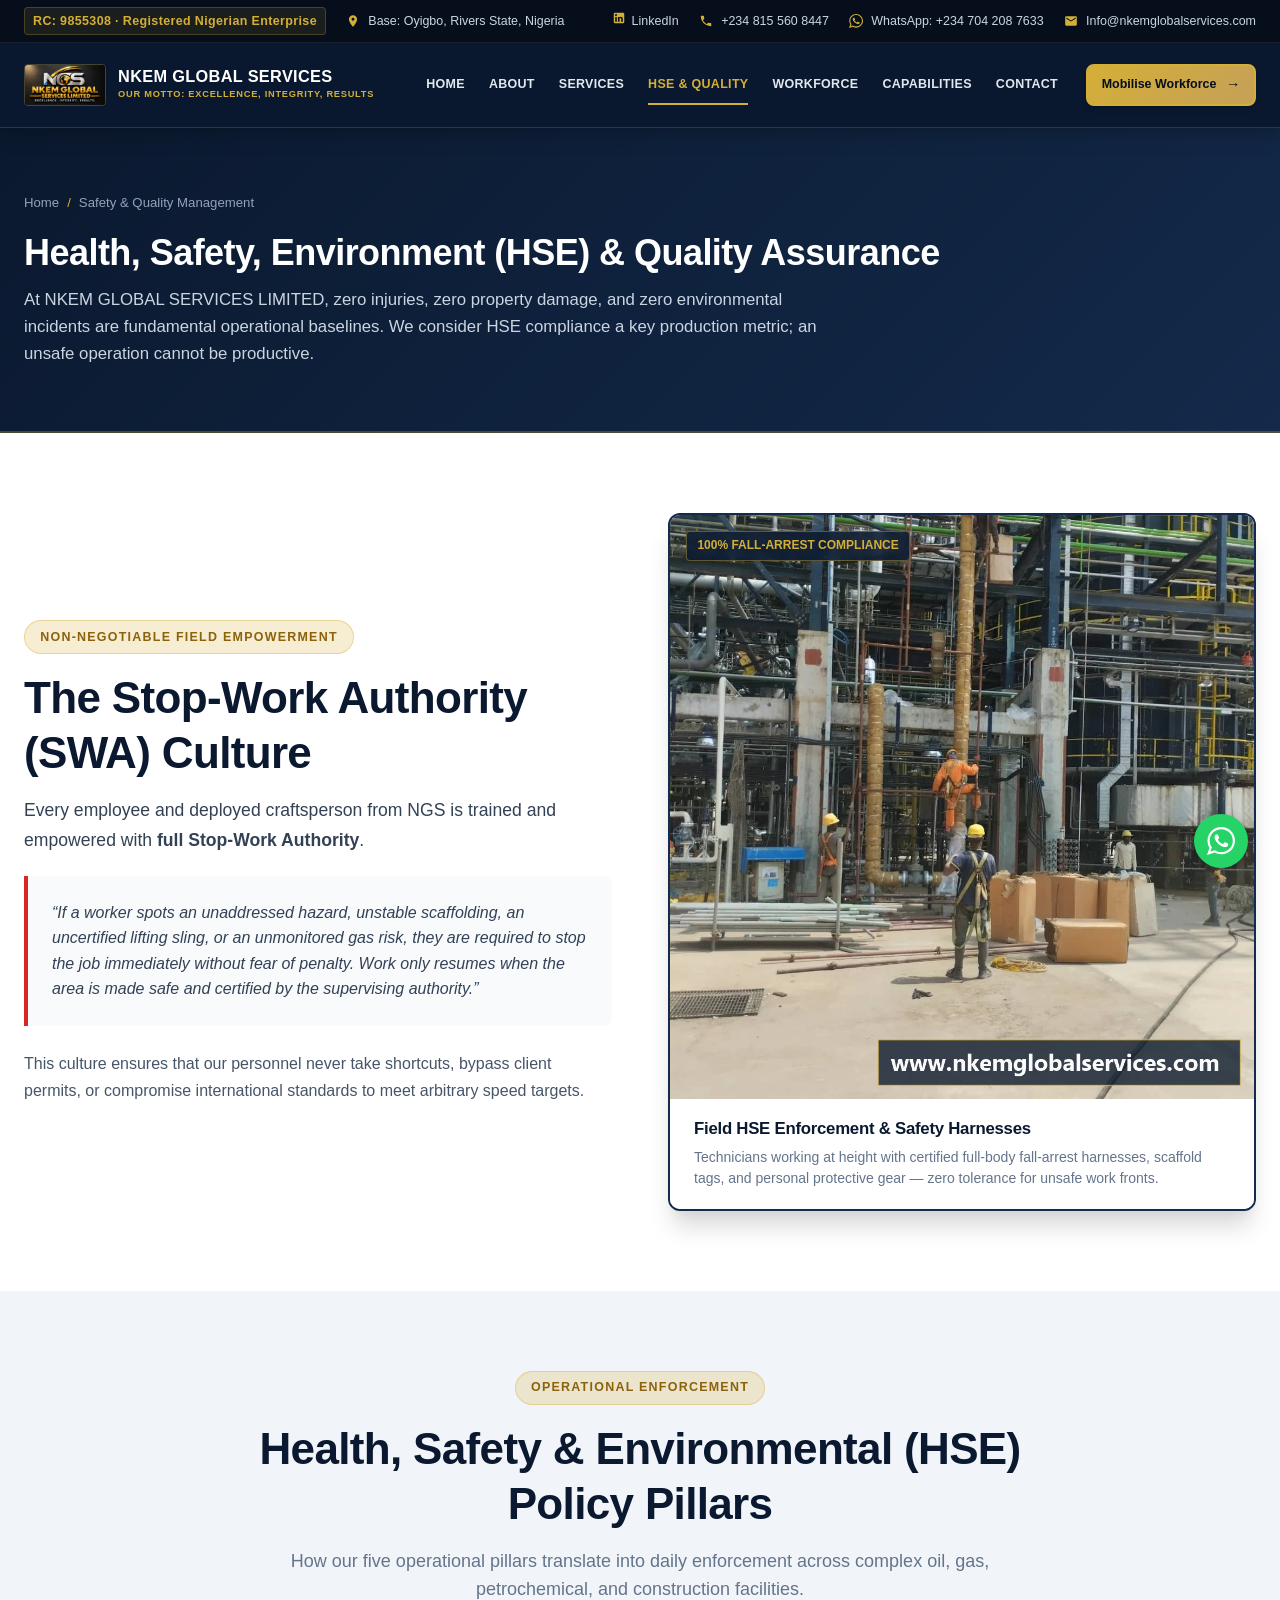
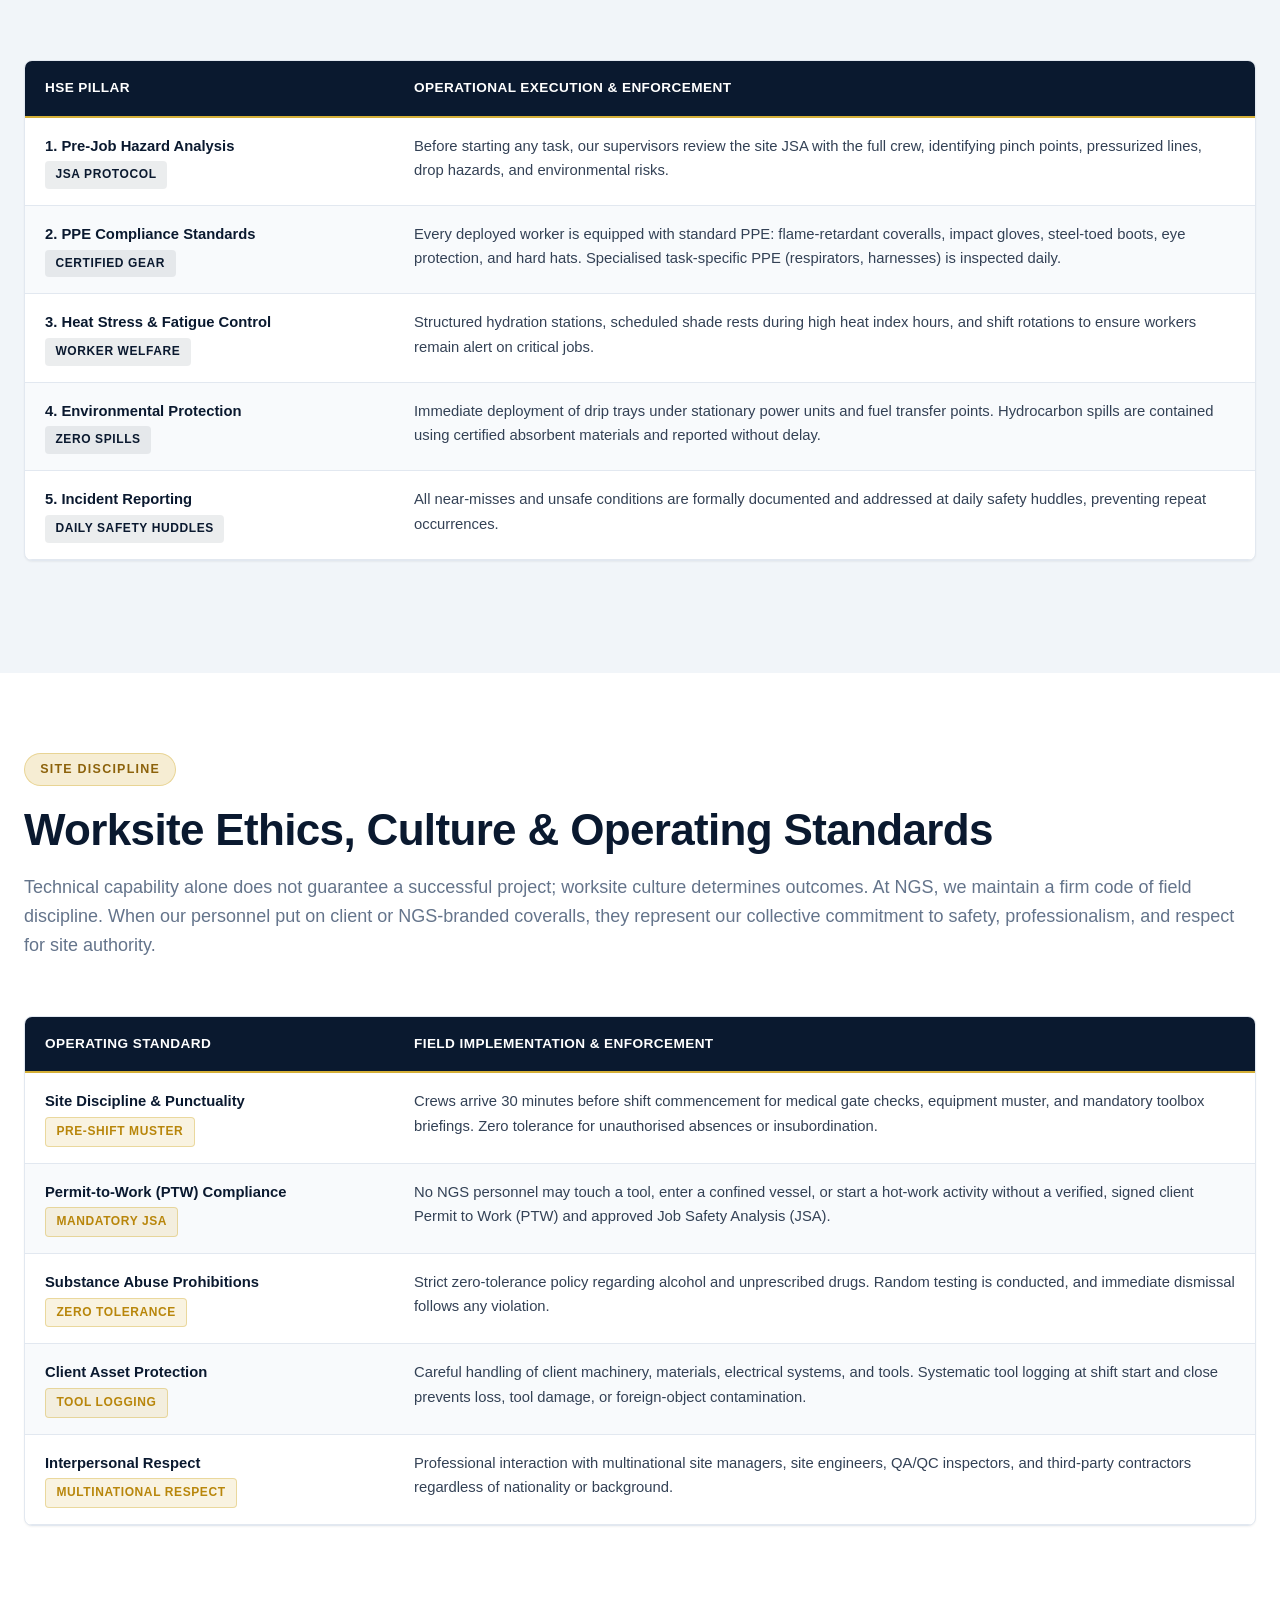
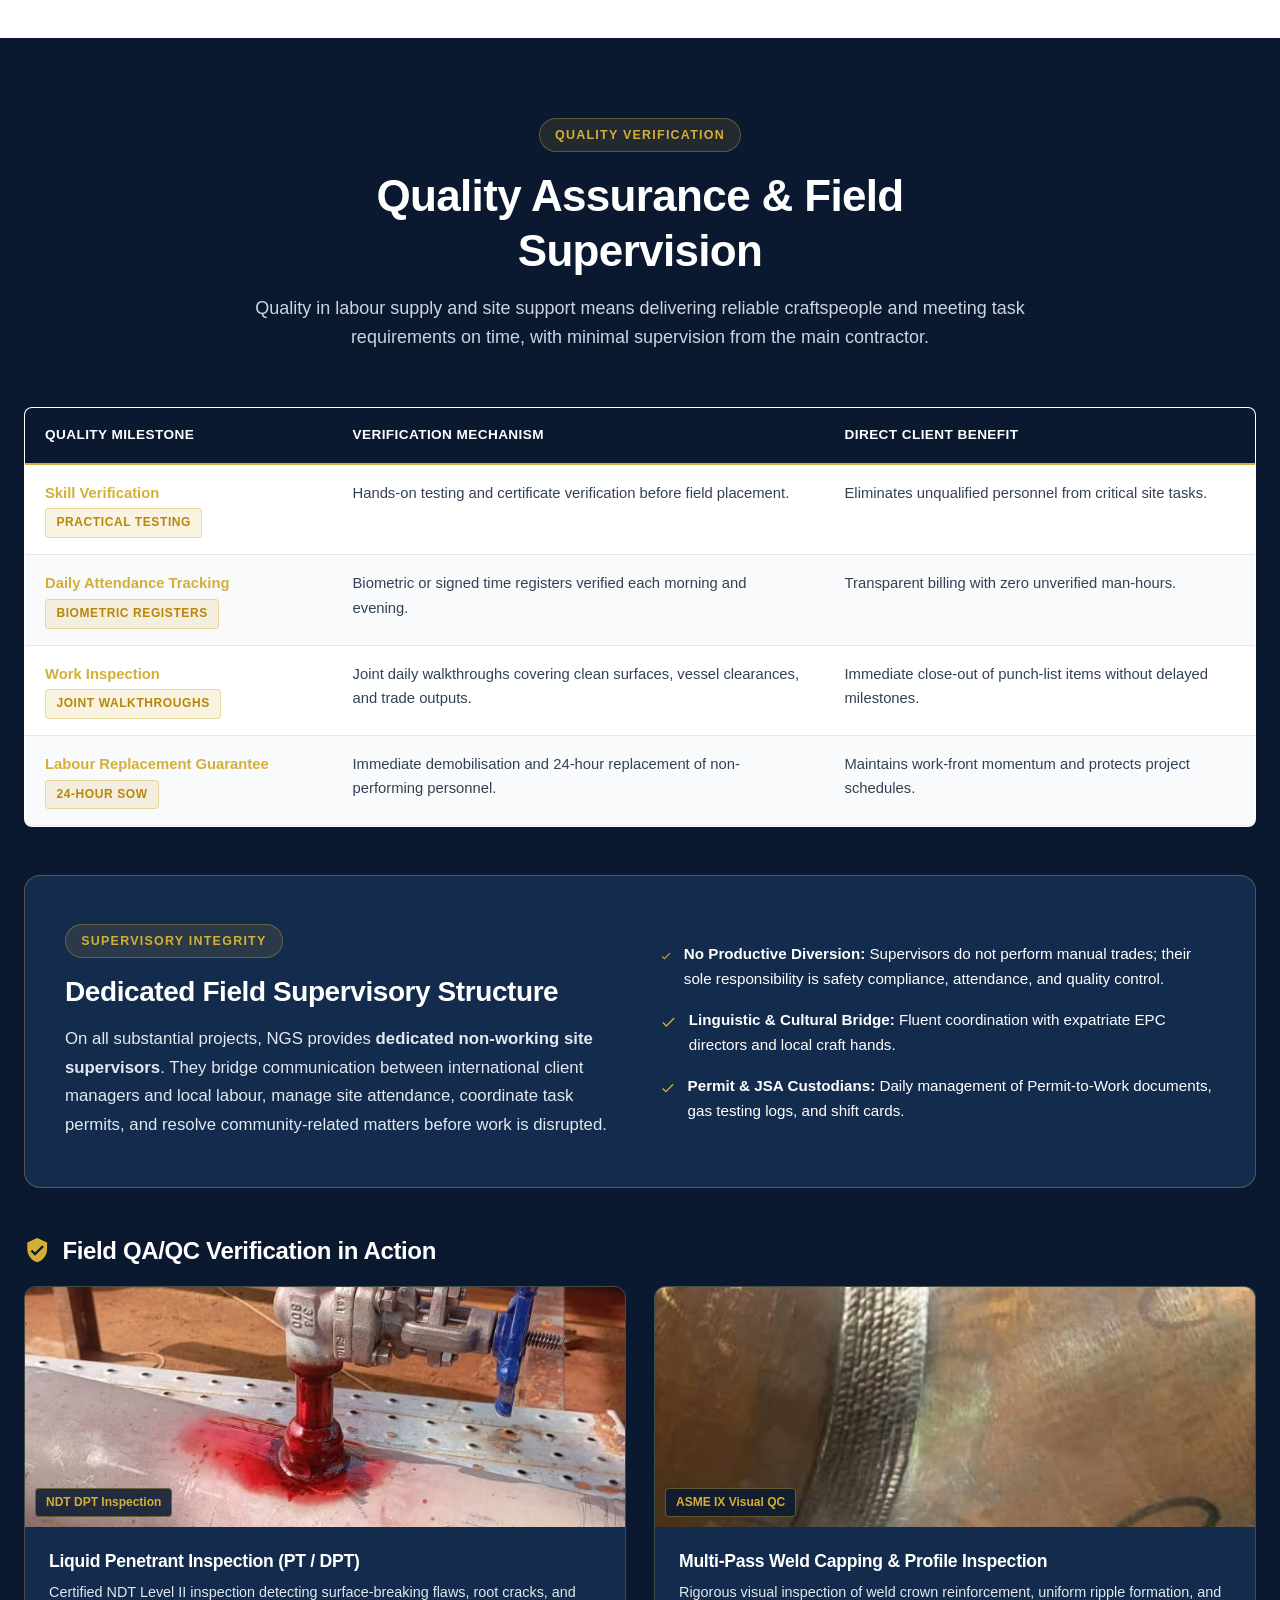
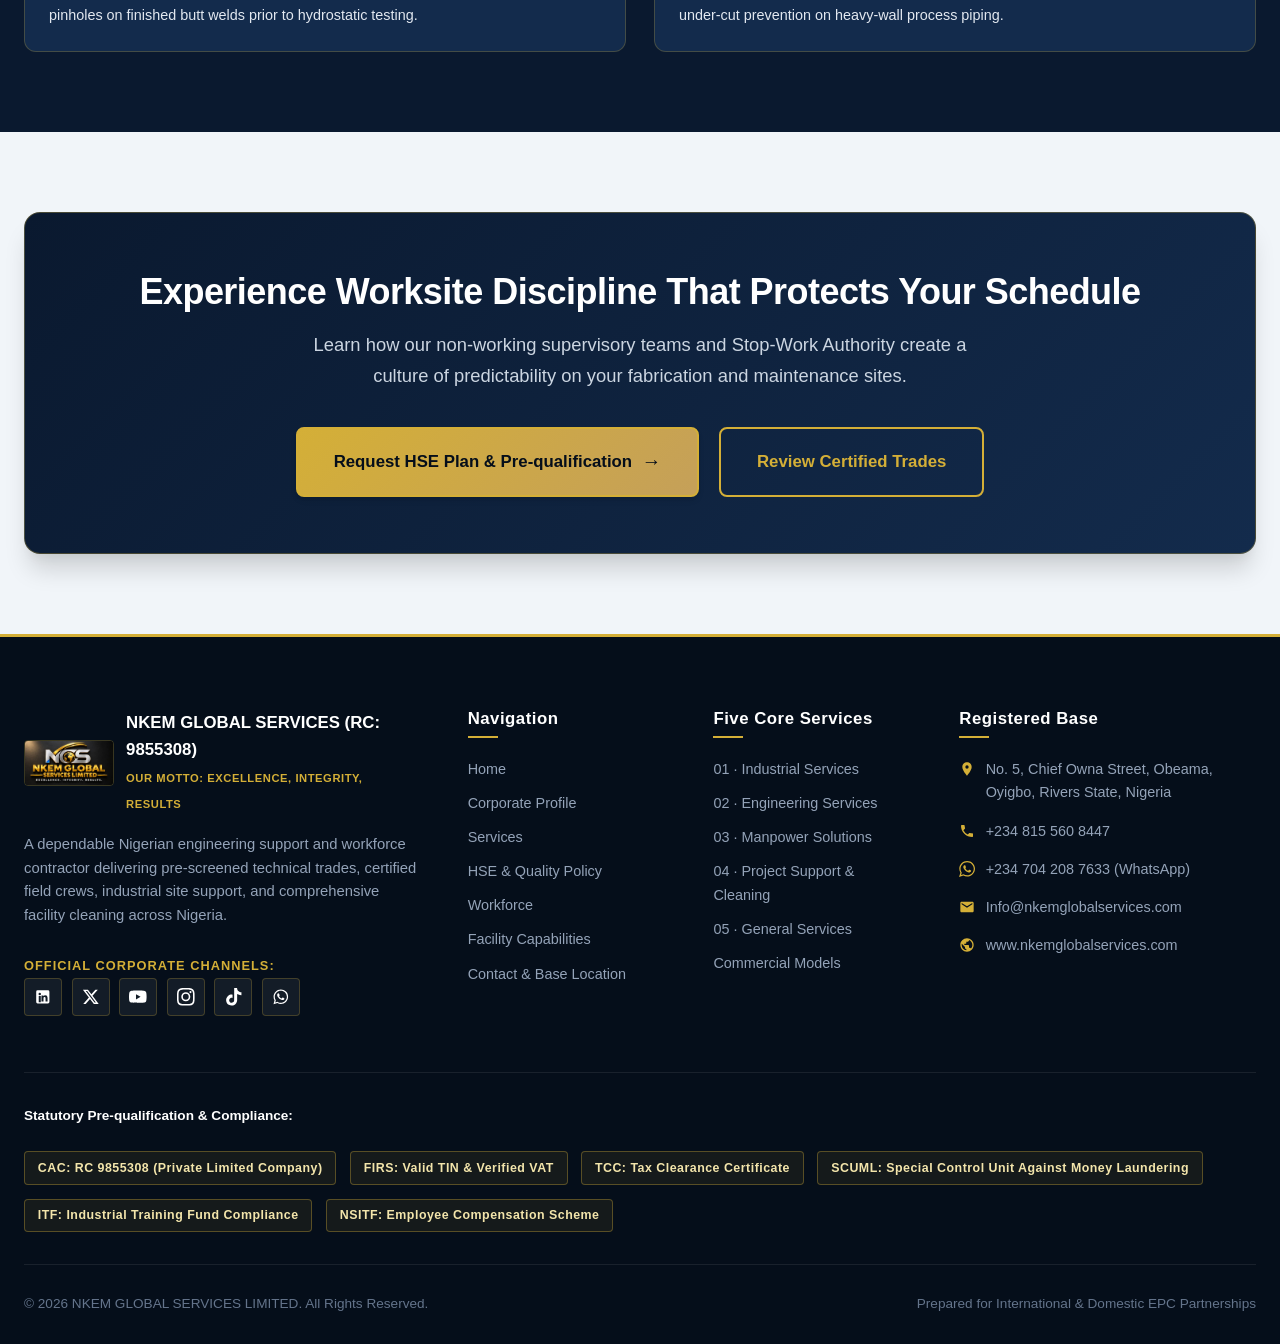
<file: hse-quality.html>
<!DOCTYPE html>
<html lang="en">
<head>
  <meta charset="UTF-8">
  <meta name="viewport" content="width=device-width, initial-scale=1.0">
  <title>HSE Policy, SWA Culture & Quality Assurance | NKEM Global Services Limited</title>
  <meta name="description" content="Explore NGS's uncompromised commitment to safety: Stop-Work Authority (SWA), 5 HSE Pillars, Worksite Ethics Matrix, Quality Assurance Milestones, and 24-Hour Labour Replacement Guarantee.">
  <link rel="stylesheet" href="css/style.css">
  <link rel="icon" type="image/x-icon" href="favicon.ico">
  <link rel="icon" type="image/png" sizes="48x48" href="image/favicon-48.png">
  <link rel="icon" type="image/png" sizes="96x96" href="image/favicon-96.png">
  <link rel="icon" type="image/png" sizes="192x192" href="image/favicon-192.png">
  <link rel="apple-touch-icon" sizes="180x180" href="image/apple-touch-icon.png">
</head>
<body>

  <!-- Persistent Sticky Header Wrapper (Top Bar + Navigation) -->
  <div class="site-header-wrapper">
    <!-- Top Bar -->
    <div class="top-bar">
    <div class="container top-bar-inner">
      <div class="top-bar-left">
        <span class="top-bar-rc">
          <span class="hide-mobile">RC: 9855308 · Registered Nigerian Enterprise</span>
          <span class="show-mobile">RC: 9855308</span>
        </span>
        <span class="top-bar-item"><span class="icon"><svg class="svg-icon" viewBox="0 0 24 24" width="16" height="16" fill="currentColor"><path d="M12 2C8.13 2 5 5.13 5 9c0 5.25 7 13 7 13s7-7.75 7-13c0-3.87-3.13-7-7-7zm0 9.5a2.5 2.5 0 1 1 0-5 2.5 2.5 0 0 1 0 5z"/></svg></span> <span class="hide-mobile">Base: Oyigbo, Rivers State, Nigeria</span><span class="show-mobile">Oyigbo, Rivers State</span></span>
      </div>
      <div class="top-bar-right">
        <span class="top-bar-item hide-mobile"><span class="icon"><svg class="svg-icon" viewBox="0 0 24 24" width="14" height="14" fill="currentColor"><path d="M19 3a2 2 0 0 1 2 2v14a2 2 0 0 1-2 2H5a2 2 0 0 1-2-2V5a2 2 0 0 1 2-2h14m-.5 15.5v-5.3a3.26 3.26 0 0 0-3.26-3.26c-.85 0-1.84.52-2.28 1.3v-1.11h-2.79v8.37h2.79v-4.93c0-.77.62-1.4 1.39-1.4a1.4 1.4 0 0 1 1.4 1.4v4.93h2.75M6.88 8.56a1.68 1.68 0 0 0 1.68-1.68c0-.93-.75-1.69-1.68-1.69a1.69 1.69 0 0 0-1.69 1.69c0 .93.76 1.68 1.69 1.68m1.39 9.94v-8.37H5.5v8.37h2.77z"/></svg></span> <a href="https://www.linkedin.com/in/nkem-global-services-limited-291158439/" target="_blank" rel="noopener noreferrer">LinkedIn</a></span>
        <span class="top-bar-item"><span class="icon"><svg class="svg-icon" viewBox="0 0 24 24" width="16" height="16" fill="currentColor"><path d="M6.62 10.79a15.05 15.05 0 0 0 6.59 6.59l2.2-2.2a1 1 0 0 1 1.02-.24c1.12.37 2.33.57 3.57.57a1 1 0 0 1 1 1V20a1 1 0 0 1-1 1A17 17 0 0 1 3 4a1 1 0 0 1 1-1h3.5a1 1 0 0 1 1 1c0 1.25.2 2.45.57 3.57a1 1 0 0 1-.25 1.02l-2.2 2.2z"/></svg></span> <a href="tel:+2348155608447">+234 815 560 8447</a></span>
        <span class="top-bar-item"><span class="icon"><svg class="svg-icon" fill="currentColor" version="1.1" id="Capa_1" xmlns="http://www.w3.org/2000/svg" xmlns:xlink="http://www.w3.org/1999/xlink" viewBox="0 0 30.667 30.667" xml:space="preserve" width="16" height="16"><g id="SVGRepo_bgCarrier" stroke-width="0"></g><g id="SVGRepo_tracerCarrier" stroke-linecap="round" stroke-linejoin="round"></g><g id="SVGRepo_iconCarrier"> <g> <path d="M30.667,14.939c0,8.25-6.74,14.938-15.056,14.938c-2.639,0-5.118-0.675-7.276-1.857L0,30.667l2.717-8.017 c-1.37-2.25-2.159-4.892-2.159-7.712C0.559,6.688,7.297,0,15.613,0C23.928,0.002,30.667,6.689,30.667,14.939z M15.61,2.382 c-6.979,0-12.656,5.634-12.656,12.56c0,2.748,0.896,5.292,2.411,7.362l-1.58,4.663l4.862-1.545c2,1.312,4.393,2.076,6.963,2.076 c6.979,0,12.658-5.633,12.658-12.559C28.27,8.016,22.59,2.382,15.61,2.382z M23.214,18.38c-0.094-0.151-0.34-0.243-0.708-0.427 c-0.367-0.184-2.184-1.069-2.521-1.189c-0.34-0.123-0.586-0.185-0.832,0.182c-0.243,0.367-0.951,1.191-1.168,1.437 c-0.215,0.245-0.43,0.276-0.799,0.095c-0.369-0.186-1.559-0.57-2.969-1.817c-1.097-0.972-1.838-2.169-2.052-2.536 c-0.217-0.366-0.022-0.564,0.161-0.746c0.165-0.165,0.369-0.428,0.554-0.643c0.185-0.213,0.246-0.364,0.369-0.609 c0.121-0.245,0.06-0.458-0.031-0.643c-0.092-0.184-0.829-1.984-1.138-2.717c-0.307-0.732-0.614-0.611-0.83-0.611 c-0.215,0-0.461-0.03-0.707-0.03S9.897,8.215,9.56,8.582s-1.291,1.252-1.291,3.054c0,1.804,1.321,3.543,1.506,3.787 c0.186,0.243,2.554,4.062,6.305,5.528c3.753,1.465,3.753,0.976,4.429,0.914c0.678-0.062,2.184-0.885,2.49-1.739 C23.307,19.268,23.307,18.533,23.214,18.38z"></path> </g> </g></svg></span> <a href="https://wa.me/2347042087633" target="_blank"><span class="hide-mobile">WhatsApp: +234 704 208 7633</span><span class="show-mobile">WhatsApp</span></a></span>
        <span class="top-bar-item"><span class="icon"><svg class="svg-icon" viewBox="0 0 24 24" width="16" height="16" fill="currentColor"><path d="M20 4H4c-1.1 0-2 .9-2 2v12c0 1.1.9 2 2 2h16c1.1 0 2-.9 2-2V6c0-1.1-.9-2-2-2zm0 4l-8 5-8-5V6l8 5 8-5v2z"/></svg></span> <a href="mailto:Info@nkemglobalservices.com"><span class="hide-mobile">Info@nkemglobalservices.com</span><span class="show-mobile">Email Us</span></a></span>
      </div>
    </div>
  </div>

  <!-- Main Header -->
  <header class="site-header">
    <div class="container nav-container">
      <a href="index.html" class="brand-logo">
        <img src="image/logo.jpeg" alt="NGS Logo" class="brand-logo-img">
        <div class="brand-text">
          <span class="brand-name">NKEM GLOBAL SERVICES</span>
          <span class="brand-sub">Our Motto: Excellence, Integrity, Results</span>
        </div>
      </a>

      <nav class="nav-menu">
        <a href="index.html" class="nav-link">Home</a>
        <a href="about.html" class="nav-link">About</a>
        <a href="services.html" class="nav-link">Services</a>
        <a href="hse-quality.html" class="nav-link active">HSE & Quality</a>
        <a href="workforce-directory.html" class="nav-link">Workforce</a>
        <a href="capabilities.html" class="nav-link">Capabilities</a>
        <a href="contact.html" class="nav-link">Contact</a>
      </nav>

      <div class="header-cta">
        <a href="#rfp" class="btn btn-gold btn-sm open-rfp-modal">
          <span>Mobilise Workforce</span>
          <span class="btn-icon">→</span>
        </a>
      </div>

      <button class="mobile-toggle" id="mobileToggle" aria-label="Toggle navigation">
        <span></span>
        <span></span>
        <span></span>
      </button>
    </div>
  </header>
  </div>

  <!-- Mobile Drawer Menu -->
  <div class="mobile-drawer" id="mobileDrawer">
    <a href="index.html" class="nav-link">Home</a>
    <a href="about.html" class="nav-link">About</a>
    <a href="services.html" class="nav-link">Services</a>
    <a href="hse-quality.html" class="nav-link active">HSE & Quality</a>
    <a href="workforce-directory.html" class="nav-link">Workforce</a>
    <a href="capabilities.html" class="nav-link">Capabilities</a>
    <a href="contact.html" class="nav-link">Contact</a>
    <div style="margin-top: 1rem;">
      <a href="#rfp" class="btn btn-gold open-rfp-modal" style="width: 100%;">Mobilise Workforce</a>
    </div>
  </div>

  <!-- Page Hero -->
  <section class="page-hero">
    <div class="container">
      <div class="breadcrumbs">
        <a href="index.html">Home</a>
        <span class="sep">/</span>
        <span>Safety & Quality Management</span>
      </div>
      <h1 class="page-hero-title">Health, Safety, Environment (HSE) & Quality Assurance</h1>
      <p class="page-hero-lead">
        At NKEM GLOBAL SERVICES LIMITED, zero injuries, zero property damage, and zero environmental incidents are fundamental operational baselines. We consider HSE compliance a key production metric; an unsafe operation cannot be productive.
      </p>
    </div>
  </section>

  <!-- The Stop-Work Authority (SWA) Culture Callout -->
  <section class="section-padding bg-white">
    <div class="container">
      <div class="grid-2" style="align-items: center; gap: 3.5rem;">
        <div>
          <div class="tagline-badge">
            Non-Negotiable Field Empowerment
          </div>
          <h2 class="section-title">The Stop-Work Authority (SWA) Culture</h2>
          <p style="font-size: 1.1rem; line-height: 1.7; color: var(--color-slate-700); margin-bottom: 1.25rem;">
            Every employee and deployed craftsperson from NGS is trained and empowered with <strong>full Stop-Work Authority</strong>.
          </p>
          <div style="background: var(--color-slate-50); border-left: 4px solid #DC2626; padding: 1.5rem; border-radius: 0 var(--radius-md) var(--radius-md) 0; margin-bottom: 1.5rem;">
            <p style="font-style: italic; color: var(--color-slate-700); line-height: 1.6; margin: 0;">
              “If a worker spots an unaddressed hazard, unstable scaffolding, an uncertified lifting sling, or an unmonitored gas risk, they are required to stop the job immediately without fear of penalty. Work only resumes when the area is made safe and certified by the supervising authority.”
            </p>
          </div>
          <p style="color: var(--color-slate-600); line-height: 1.7;">
            This culture ensures that our personnel never take shortcuts, bypass client permits, or compromise international standards to meet arbitrary speed targets.
          </p>
        </div>

        <div>
          <div class="gallery-card" style="box-shadow: var(--shadow-xl); border: 2px solid var(--color-primary-medium);">
            <div class="gallery-img-wrap" style="aspect-ratio: 1/1;">
              <img src="NKEM_image/piping_thermal_lagging.jpeg" alt="Multi-trade crew installing pipeline thermal insulation with full safety harnesses" class="gallery-img">
              <span class="gallery-badge">100% Fall-Arrest Compliance</span>
            </div>
            <div class="gallery-caption">
              <h3 class="gallery-title">Field HSE Enforcement & Safety Harnesses</h3>
              <p class="gallery-text">
                Technicians working at height with certified full-body fall-arrest harnesses, scaffold tags, and personal protective gear — zero tolerance for unsafe work fronts.
              </p>
            </div>
          </div>
        </div>
      </div>
    </div>
  </section>

  <!-- 5 HSE Pillars Table (Verbatim Page 8) -->
  <section class="section-padding bg-light">
    <div class="container">
      <div class="section-header text-center">
        <span class="tagline-badge">Operational Enforcement</span>
        <h2 class="section-title">Health, Safety & Environmental (HSE) Policy Pillars</h2>
        <p class="section-subtitle">
          How our five operational pillars translate into daily enforcement across complex oil, gas, petrochemical, and construction facilities.
        </p>
      </div>

      <div class="table-responsive">
        <table class="data-table">
          <thead>
            <tr>
              <th style="width: 30%;">HSE Pillar</th>
              <th style="width: 70%;">Operational Execution & Enforcement</th>
            </tr>
          </thead>
          <tbody>
            <tr>
              <td>
                <strong>1. Pre-Job Hazard Analysis</strong>
                <span class="badge badge-navy">JSA Protocol</span>
              </td>
              <td>
                Before starting any task, our supervisors review the site JSA with the full crew, identifying pinch points, pressurized lines, drop hazards, and environmental risks.
              </td>
            </tr>
            <tr>
              <td>
                <strong>2. PPE Compliance Standards</strong>
                <span class="badge badge-navy">Certified Gear</span>
              </td>
              <td>
                Every deployed worker is equipped with standard PPE: flame-retardant coveralls, impact gloves, steel-toed boots, eye protection, and hard hats. Specialised task-specific PPE (respirators, harnesses) is inspected daily.
              </td>
            </tr>
            <tr>
              <td>
                <strong>3. Heat Stress & Fatigue Control</strong>
                <span class="badge badge-navy">Worker Welfare</span>
              </td>
              <td>
                Structured hydration stations, scheduled shade rests during high heat index hours, and shift rotations to ensure workers remain alert on critical jobs.
              </td>
            </tr>
            <tr>
              <td>
                <strong>4. Environmental Protection</strong>
                <span class="badge badge-navy">Zero Spills</span>
              </td>
              <td>
                Immediate deployment of drip trays under stationary power units and fuel transfer points. Hydrocarbon spills are contained using certified absorbent materials and reported without delay.
              </td>
            </tr>
            <tr>
              <td>
                <strong>5. Incident Reporting</strong>
                <span class="badge badge-navy">Daily Safety Huddles</span>
              </td>
              <td>
                All near-misses and unsafe conditions are formally documented and addressed at daily safety huddles, preventing repeat occurrences.
              </td>
            </tr>
          </tbody>
        </table>
      </div>
    </div>
  </section>

  <!-- Worksite Ethics, Culture & Operating Standards (Verbatim Page 4) -->
  <section class="section-padding bg-white">
    <div class="container">
      <div class="section-header">
        <span class="tagline-badge">Site Discipline</span>
        <h2 class="section-title">Worksite Ethics, Culture & Operating Standards</h2>
        <p class="section-subtitle">
          Technical capability alone does not guarantee a successful project; worksite culture determines outcomes. At NGS, we maintain a firm code of field discipline. When our personnel put on client or NGS-branded coveralls, they represent our collective commitment to safety, professionalism, and respect for site authority.
        </p>
      </div>

      <div class="table-responsive">
        <table class="data-table">
          <thead>
            <tr>
              <th style="width: 30%;">Operating Standard</th>
              <th style="width: 70%;">Field Implementation & Enforcement</th>
            </tr>
          </thead>
          <tbody>
            <tr>
              <td>
                <strong>Site Discipline & Punctuality</strong>
                <span class="badge badge-gold">Pre-Shift Muster</span>
              </td>
              <td>
                Crews arrive 30 minutes before shift commencement for medical gate checks, equipment muster, and mandatory toolbox briefings. Zero tolerance for unauthorised absences or insubordination.
              </td>
            </tr>
            <tr>
              <td>
                <strong>Permit-to-Work (PTW) Compliance</strong>
                <span class="badge badge-gold">Mandatory JSA</span>
              </td>
              <td>
                No NGS personnel may touch a tool, enter a confined vessel, or start a hot-work activity without a verified, signed client Permit to Work (PTW) and approved Job Safety Analysis (JSA).
              </td>
            </tr>
            <tr>
              <td>
                <strong>Substance Abuse Prohibitions</strong>
                <span class="badge badge-gold">Zero Tolerance</span>
              </td>
              <td>
                Strict zero-tolerance policy regarding alcohol and unprescribed drugs. Random testing is conducted, and immediate dismissal follows any violation.
              </td>
            </tr>
            <tr>
              <td>
                <strong>Client Asset Protection</strong>
                <span class="badge badge-gold">Tool Logging</span>
              </td>
              <td>
                Careful handling of client machinery, materials, electrical systems, and tools. Systematic tool logging at shift start and close prevents loss, tool damage, or foreign-object contamination.
              </td>
            </tr>
            <tr>
              <td>
                <strong>Interpersonal Respect</strong>
                <span class="badge badge-gold">Multinational Respect</span>
              </td>
              <td>
                Professional interaction with multinational site managers, site engineers, QA/QC inspectors, and third-party contractors regardless of nationality or background.
              </td>
            </tr>
          </tbody>
        </table>
      </div>
    </div>
  </section>

  <!-- Quality Assurance & Field Supervision (Verbatim Page 9) -->
  <section class="section-padding bg-dark">
    <div class="container">
      <div class="section-header text-center">
        <span class="tagline-badge">Quality Verification</span>
        <h2 class="section-title text-white">Quality Assurance & Field Supervision</h2>
        <p class="section-subtitle">
          Quality in labour supply and site support means delivering reliable craftspeople and meeting task requirements on time, with minimal supervision from the main contractor.
        </p>
      </div>

      <!-- Quality Milestones Table -->
      <div class="table-responsive" style="border-color: rgba(255, 255, 255, 0.1);">
        <table class="data-table">
          <thead>
            <tr>
              <th style="width: 25%;">Quality Milestone</th>
              <th style="width: 40%;">Verification Mechanism</th>
              <th style="width: 35%;">Direct Client Benefit</th>
            </tr>
          </thead>
          <tbody>
            <tr>
              <td>
                <strong class="text-gold">Skill Verification</strong>
                <span class="badge badge-gold">Practical Testing</span>
              </td>
              <td>
                Hands-on testing and certificate verification before field placement.
              </td>
              <td>
                Eliminates unqualified personnel from critical site tasks.
              </td>
            </tr>
            <tr>
              <td>
                <strong class="text-gold">Daily Attendance Tracking</strong>
                <span class="badge badge-gold">Biometric Registers</span>
              </td>
              <td>
                Biometric or signed time registers verified each morning and evening.
              </td>
              <td>
                Transparent billing with zero unverified man-hours.
              </td>
            </tr>
            <tr>
              <td>
                <strong class="text-gold">Work Inspection</strong>
                <span class="badge badge-gold">Joint Walkthroughs</span>
              </td>
              <td>
                Joint daily walkthroughs covering clean surfaces, vessel clearances, and trade outputs.
              </td>
              <td>
                Immediate close-out of punch-list items without delayed milestones.
              </td>
            </tr>
            <tr>
              <td>
                <strong class="text-gold">Labour Replacement Guarantee</strong>
                <span class="badge badge-gold">24-Hour SOW</span>
              </td>
              <td>
                Immediate demobilisation and 24-hour replacement of non-performing personnel.
              </td>
              <td>
                Maintains work-front momentum and protects project schedules.
              </td>
            </tr>
          </tbody>
        </table>
      </div>

      <!-- Dedicated Field Supervisory Structure (Verbatim Page 9) -->
      <div style="background: var(--color-primary-medium); border: 1px solid rgba(212, 175, 55, 0.35); border-radius: var(--radius-xl); padding: 3rem 2.5rem; margin-top: 3rem;">
        <div class="grid-2" style="align-items: center; gap: 2.5rem;">
          <div>
            <span class="tagline-badge">Supervisory Integrity</span>
            <h3 style="font-size: 1.75rem; color: var(--color-white); margin-bottom: 1rem;">
              Dedicated Field Supervisory Structure
            </h3>
            <p style="color: var(--color-slate-200); line-height: 1.7; font-size: 1.05rem;">
              On all substantial projects, NGS provides <strong>dedicated non-working site supervisors</strong>. They bridge communication between international client managers and local labour, manage site attendance, coordinate task permits, and resolve community-related matters before work is disrupted.
            </p>
          </div>
          <div>
            <ul style="display: flex; flex-direction: column; gap: 1rem; color: var(--color-white); font-size: 0.95rem;">
              <li style="display: flex; gap: 0.75rem;">
                <span style="color: var(--color-accent-gold); font-size: 1.25rem;"><svg class="svg-icon" viewBox="0 0 24 24" width="16" height="16" fill="currentColor"><path d="M9 16.17L4.83 12l-1.42 1.41L9 19 21 7l-1.41-1.41L9 16.17z"/></svg></span>
                <span><strong>No Productive Diversion:</strong> Supervisors do not perform manual trades; their sole responsibility is safety compliance, attendance, and quality control.</span>
              </li>
              <li style="display: flex; gap: 0.75rem;">
                <span style="color: var(--color-accent-gold); font-size: 1.25rem;"><svg class="svg-icon" viewBox="0 0 24 24" width="16" height="16" fill="currentColor"><path d="M9 16.17L4.83 12l-1.42 1.41L9 19 21 7l-1.41-1.41L9 16.17z"/></svg></span>
                <span><strong>Linguistic & Cultural Bridge:</strong> Fluent coordination with expatriate EPC directors and local craft hands.</span>
              </li>
              <li style="display: flex; gap: 0.75rem;">
                <span style="color: var(--color-accent-gold); font-size: 1.25rem;"><svg class="svg-icon" viewBox="0 0 24 24" width="16" height="16" fill="currentColor"><path d="M9 16.17L4.83 12l-1.42 1.41L9 19 21 7l-1.41-1.41L9 16.17z"/></svg></span>
                <span><strong>Permit & JSA Custodians:</strong> Daily management of Permit-to-Work documents, gas testing logs, and shift cards.</span>
              </li>
            </ul>
          </div>
        </div>
      </div>

      <!-- Visual QA/QC Inspection Proof -->
      <div style="margin-top: 3rem;">
        <h3 style="font-size: 1.5rem; color: var(--color-white); margin-bottom: 1.25rem; display: flex; align-items: center; gap: 0.75rem;">
          <span style="color: var(--color-accent-gold);"><svg class="svg-icon" viewBox="0 0 24 24" width="22" height="22" fill="currentColor"><path d="M12 1L3 5v6c0 5.55 3.84 10.74 9 12 5.16-1.26 9-6.45 9-12V5l-9-4zm-2 16l-4-4 1.41-1.41L10 14.17l6.59-6.59L18 9l-8 8z"/></svg></span>
          Field QA/QC Verification in Action
        </h3>
        <div class="grid-2" style="gap: 1.75rem;">
          <div style="background: var(--color-primary-medium); border: 1px solid rgba(212, 175, 55, 0.25); border-radius: var(--radius-lg); overflow: hidden;">
            <div style="height: 240px; overflow: hidden; position: relative;">
              <img src="NKEM_image/ndt_dye_penetrant_inspection.jpeg" alt="Dye Penetrant NDT Testing on High-Pressure Pipe Weld" style="width: 100%; height: 100%; object-fit: cover;">
              <div style="position: absolute; bottom: 10px; left: 10px; background: rgba(10,25,47,0.85); color: var(--color-accent-gold); padding: 4px 10px; border-radius: 4px; font-size: 0.75rem; font-weight: 700; border: 1px solid rgba(212,175,55,0.4);">
                NDT DPT Inspection
              </div>
            </div>
            <div style="padding: 1.5rem;">
              <h4 style="color: var(--color-white); font-size: 1.1rem; margin-bottom: 0.5rem;">Liquid Penetrant Inspection (PT / DPT)</h4>
              <p style="color: var(--color-slate-200); font-size: 0.9rem; line-height: 1.6; margin: 0;">
                Certified NDT Level II inspection detecting surface-breaking flaws, root cracks, and pinholes on finished butt welds prior to hydrostatic testing.
              </p>
            </div>
          </div>
          <div style="background: var(--color-primary-medium); border: 1px solid rgba(212, 175, 55, 0.25); border-radius: var(--radius-lg); overflow: hidden;">
            <div style="height: 240px; overflow: hidden; position: relative;">
              <img src="NKEM_image/weld_capping_quality_inspection.jpeg" alt="Multi-Pass Heavy-Wall Weld Capping Quality" style="width: 100%; height: 100%; object-fit: cover;">
              <div style="position: absolute; bottom: 10px; left: 10px; background: rgba(10,25,47,0.85); color: var(--color-accent-gold); padding: 4px 10px; border-radius: 4px; font-size: 0.75rem; font-weight: 700; border: 1px solid rgba(212,175,55,0.4);">
                ASME IX Visual QC
              </div>
            </div>
            <div style="padding: 1.5rem;">
              <h4 style="color: var(--color-white); font-size: 1.1rem; margin-bottom: 0.5rem;">Multi-Pass Weld Capping & Profile Inspection</h4>
              <p style="color: var(--color-slate-200); font-size: 0.9rem; line-height: 1.6; margin: 0;">
                Rigorous visual inspection of weld crown reinforcement, uniform ripple formation, and under-cut prevention on heavy-wall process piping.
              </p>
            </div>
          </div>
        </div>
      </div>
    </div>
  </section>

  <!-- CTA Banner -->
  <section class="section-padding bg-light">
    <div class="container">
      <div class="cta-banner">
        <h2>Experience Worksite Discipline That Protects Your Schedule</h2>
        <p>
          Learn how our non-working supervisory teams and Stop-Work Authority create a culture of predictability on your fabrication and maintenance sites.
        </p>
        <div class="cta-buttons">
          <a href="contact.html" class="btn btn-gold btn-lg">
            <span>Request HSE Plan & Pre-qualification</span>
            <span class="btn-icon">→</span>
          </a>
          <a href="workforce-directory.html" class="btn btn-outline-gold btn-lg">
            <span>Review Certified Trades</span>
          </a>
        </div>
      </div>
    </div>
  </section>

  <!-- Footer -->
  <footer class="site-footer">
    <div class="container">
      <div class="footer-top">
        <div class="footer-brand">
          <div style="display: flex; align-items: center; gap: 0.75rem; margin-bottom: 1rem;">
            <img src="image/logo.jpeg" alt="NGS Logo" style="height: 46px; background: transparent; padding: 0; border: 1px solid rgba(212, 175, 55, 0.25); border-radius: 4px;">
            <div>
              <span style="font-size: 1.05rem; font-weight: 800; color: #fff; display: block;">NKEM GLOBAL SERVICES (RC: 9855308)</span>
              <span style="font-size: 0.7rem; color: var(--color-accent-gold); font-weight: 700; letter-spacing: 0.05em; text-transform: uppercase;">Our Motto: Excellence, Integrity, Results</span>
            </div>
          </div>
          <p>
            A dependable Nigerian engineering support and workforce contractor delivering pre-screened technical trades, certified field crews, industrial site support, and comprehensive facility cleaning across Nigeria.
          </p>

          <div class="footer-social-section">
            <span class="footer-social-title">Official Corporate Channels:</span>
            <div class="footer-social-grid">
              <a href="https://www.linkedin.com/in/nkem-global-services-limited-291158439/" target="_blank" rel="noopener noreferrer" class="footer-social-btn" aria-label="LinkedIn" title="LinkedIn (Official Profile)"><svg class="svg-icon" viewBox="0 0 24 24" width="18" height="18" fill="currentColor"><path d="M19 3a2 2 0 0 1 2 2v14a2 2 0 0 1-2 2H5a2 2 0 0 1-2-2V5a2 2 0 0 1 2-2h14m-.5 15.5v-5.3a3.26 3.26 0 0 0-3.26-3.26c-.85 0-1.84.52-2.28 1.3v-1.11h-2.79v8.37h2.79v-4.93c0-.77.62-1.4 1.39-1.4a1.4 1.4 0 0 1 1.4 1.4v4.93h2.75M6.46 10.9v8.37H9.25V10.9H6.46M7.86 6.54a1.64 1.64 0 0 0-1.66 1.64 1.64 1.64 0 0 0 1.66 1.63 1.63 1.63 0 0 0 1.64-1.63 1.64 1.64 0 0 0-1.64-1.64z"/></svg></a>
              <a href="https://x.com/NKEMGLOBALSERV" target="_blank" rel="noopener noreferrer" class="footer-social-btn" aria-label="X (Twitter)" title="X / Twitter (@NKEMGLOBALSERV)"><svg class="svg-icon" viewBox="0 0 24 24" width="18" height="18" fill="currentColor"><path d="M18.244 2.25h3.308l-7.227 8.26 8.502 11.24H16.17l-5.214-6.817L4.99 21.75H1.68l7.73-8.835L1.254 2.25H8.08l4.713 6.231zm-1.161 17.52h1.833L7.084 4.126H5.117z"/></svg></a>
              <a href="https://www.youtube.com/@NKEMGLOBALSERVICESLIMITED" target="_blank" rel="noopener noreferrer" class="footer-social-btn" aria-label="YouTube" title="YouTube (@NKEMGLOBALSERVICESLIMITED)"><svg class="svg-icon" viewBox="0 0 24 24" width="18" height="18" fill="currentColor"><path d="M23.498 6.186a3.016 3.016 0 0 0-2.122-2.136C19.505 3.545 12 3.545 12 3.545s-7.505 0-9.377.505A3.017 3.017 0 0 0 .502 6.186C0 8.07 0 12 0 12s0 3.93.502 5.814a3.016 3.016 0 0 0 2.122 2.136c1.871.505 9.376.505 9.376.505s7.505 0 9.377-.505a3.015 3.015 0 0 0 2.122-2.136C24 15.93 24 12 24 12s0-3.93-.502-5.814zM9.545 15.568V8.432L15.818 12l-6.273 3.568z"/></svg></a>
              <a href="https://www.instagram.com/nkemglobalservices/" target="_blank" rel="noopener noreferrer" class="footer-social-btn" aria-label="Instagram" title="Instagram (@nkemglobalservices)"><svg class="svg-icon" viewBox="0 0 24 24" width="18" height="18" fill="currentColor"><path d="M12 2.163c3.204 0 3.584.012 4.85.07 3.252.148 4.771 1.691 4.919 4.919.058 1.265.069 1.645.069 4.849 0 3.205-.012 3.584-.069 4.849-.149 3.225-1.664 4.771-4.919 4.919-1.266.058-1.644.07-4.85.07-3.204 0-3.584-.012-4.849-.07-3.26-.149-4.771-1.699-4.919-4.92-.058-1.265-.07-1.644-.07-4.849 0-3.204.013-3.583.07-4.849.149-3.227 1.664-4.771 4.919-4.919 1.266-.057 1.645-.069 4.849-.069zm0-2.163c-3.259 0-3.667.014-4.947.072-4.358.2-6.78 2.618-6.98 6.98-.059 1.281-.073 1.689-.073 4.948 0 3.259.014 3.668.072 4.948.2 4.358 2.618 6.78 6.98 6.98 1.281.058 1.689.072 4.948.072 3.259 0 3.668-.014 4.948-.072 4.354-.2 6.782-2.618 6.979-6.98.059-1.28.073-1.689.073-4.948 0-3.259-.014-3.667-.072-4.947-.196-4.354-2.617-6.78-6.979-6.98-1.281-.059-1.69-.073-4.949-.073zm0 5.838a6.162 6.162 0 1 0 0 12.324 6.162 6.162 0 0 0 0-12.324zM12 16a4 4 0 1 1 0-8 4 4 0 0 1 0 8zm6.406-11.845a1.44 1.44 0 1 0 0 2.881 1.44 1.44 0 0 0 0-2.881z"/></svg></a>
              <a href="https://www.tiktok.com/@nkemglobalservices" target="_blank" rel="noopener noreferrer" class="footer-social-btn" aria-label="TikTok" title="TikTok (@nkemglobalservices)"><svg class="svg-icon" viewBox="0 0 24 24" width="18" height="18" fill="currentColor"><path d="M12.525.02c1.31-.02 2.61-.01 3.91-.02.08 1.53.63 3.09 1.75 4.17 1.12 1.11 2.7 1.62 4.24 1.79v4.03c-1.44-.05-2.89-.35-4.2-.97-.57-.26-1.1-.59-1.62-.93-.01 2.92.01 5.84-.02 8.75-.08 1.4-.54 2.79-1.35 3.94-1.31 1.92-3.58 3.17-5.91 3.21-1.43.08-2.86-.31-4.08-1.03-2.02-1.19-3.44-3.37-3.65-5.71-.02-.5-.03-1-.01-1.49.18-1.9 1.12-3.72 2.58-4.96 1.66-1.44 3.98-2.13 6.15-1.72.02 1.48-.04 2.96-.04 4.44-.99-.32-2.15-.23-3.02.37-.63.41-1.11 1.04-1.36 1.75-.21.51-.24 1.07-.14 1.61.24 1.64 1.82 3.02 3.5 2.87 1.12-.01 2.19-.66 2.77-1.61.19-.33.4-.67.41-1.06.1-1.79.06-3.57.07-5.36.01-4.03-.01-8.05.02-12.07z"/></svg></a>
              <a href="https://wa.me/2347042087633" target="_blank" rel="noopener noreferrer" class="footer-social-btn" aria-label="WhatsApp" title="WhatsApp (+234 704 208 7633)"><svg class="svg-icon" viewBox="0 0 24 24" width="18" height="18" fill="currentColor"><path d="M12.04 2c-5.46 0-9.91 4.45-9.91 9.91 0 1.75.46 3.45 1.32 4.95L2.05 22l5.25-1.38c1.45.79 3.08 1.21 4.74 1.21 5.46 0 9.91-4.45 9.91-9.91 0-2.65-1.03-5.14-2.9-7.01A9.816 9.816 0 0 0 12.04 2m.01 1.67c2.2 0 4.26.86 5.82 2.42a8.225 8.225 0 0 1 2.41 5.83c0 4.54-3.7 8.24-8.24 8.24-1.48 0-2.93-.4-4.2-1.15l-.3-.18-3.12.82.83-3.04-.2-.31a8.19 8.19 0 0 1-1.26-4.38c0-4.54 3.7-8.24 8.24-8.24M8.53 7.33c-.16 0-.42.06-.64.3-.22.24-.85.83-.85 2.02s.87 2.35.99 2.51c.12.16 1.7 2.6 4.12 3.65.58.25 1.02.4 1.38.51.58.18 1.11.16 1.53.1.47-.07 1.44-.59 1.64-1.16.2-.57.2-1.06.14-1.16-.06-.1-.22-.16-.46-.28s-1.44-.71-1.66-.79c-.22-.08-.38-.12-.54.12-.16.24-.62.79-.76.95-.14.16-.28.18-.52.06s-1.01-.37-1.92-1.19c-.71-.63-1.19-1.41-1.33-1.65-.14-.24-.01-.37.11-.49.11-.11.24-.28.36-.42.12-.14.16-.24.24-.4.08-.16.04-.3-.02-.42s-.54-1.3-.74-1.79c-.2-.47-.4-.41-.55-.41z"/></svg></a>
            </div>
          </div>
        </div>

        <div>
          <h4 class="footer-col-title">Navigation</h4>
          <div class="footer-links">
            <a href="index.html">Home</a>
            <a href="about.html">Corporate Profile</a>
            <a href="services.html">Services</a>
            <a href="hse-quality.html">HSE & Quality Policy</a>
            <a href="workforce-directory.html">Workforce</a>
            <a href="capabilities.html">Facility Capabilities</a>
            <a href="contact.html">Contact & Base Location</a>
          </div>
        </div>

        <div>
          <h4 class="footer-col-title">Five Core Services</h4>
          <div class="footer-links">
            <a href="services.html#service-01">01 · Industrial Services</a>
            <a href="services.html#service-02">02 · Engineering Services</a>
            <a href="services.html#service-03">03 · Manpower Solutions</a>
            <a href="services.html#service-04">04 · Project Support & Cleaning</a>
            <a href="services.html#service-05">05 · General Services</a>
            <a href="services.html#commercial-models">Commercial Models</a>
          </div>
        </div>

        <div>
          <h4 class="footer-col-title">Registered Base</h4>
          <div class="footer-contact-list">
            <div class="footer-contact-item">
              <span class="icon"><svg class="svg-icon" viewBox="0 0 24 24" width="16" height="16" fill="currentColor"><path d="M12 2C8.13 2 5 5.13 5 9c0 5.25 7 13 7 13s7-7.75 7-13c0-3.87-3.13-7-7-7zm0 9.5a2.5 2.5 0 1 1 0-5 2.5 2.5 0 0 1 0 5z"/></svg></span>
              <span>No. 5, Chief Owna Street, Obeama, Oyigbo, Rivers State, Nigeria</span>
            </div>
            <div class="footer-contact-item">
              <span class="icon"><svg class="svg-icon" viewBox="0 0 24 24" width="16" height="16" fill="currentColor"><path d="M6.62 10.79a15.05 15.05 0 0 0 6.59 6.59l2.2-2.2a1 1 0 0 1 1.02-.24c1.12.37 2.33.57 3.57.57a1 1 0 0 1 1 1V20a1 1 0 0 1-1 1A17 17 0 0 1 3 4a1 1 0 0 1 1-1h3.5a1 1 0 0 1 1 1c0 1.25.2 2.45.57 3.57a1 1 0 0 1-.25 1.02l-2.2 2.2z"/></svg></span>
              <span><a href="tel:+2348155608447">+234 815 560 8447</a></span>
            </div>
            <div class="footer-contact-item">
              <span class="icon"><svg class="svg-icon" fill="currentColor" version="1.1" id="Capa_1" xmlns="http://www.w3.org/2000/svg" xmlns:xlink="http://www.w3.org/1999/xlink" viewBox="0 0 30.667 30.667" xml:space="preserve" width="16" height="16"><g id="SVGRepo_bgCarrier" stroke-width="0"></g><g id="SVGRepo_tracerCarrier" stroke-linecap="round" stroke-linejoin="round"></g><g id="SVGRepo_iconCarrier"> <g> <path d="M30.667,14.939c0,8.25-6.74,14.938-15.056,14.938c-2.639,0-5.118-0.675-7.276-1.857L0,30.667l2.717-8.017 c-1.37-2.25-2.159-4.892-2.159-7.712C0.559,6.688,7.297,0,15.613,0C23.928,0.002,30.667,6.689,30.667,14.939z M15.61,2.382 c-6.979,0-12.656,5.634-12.656,12.56c0,2.748,0.896,5.292,2.411,7.362l-1.58,4.663l4.862-1.545c2,1.312,4.393,2.076,6.963,2.076 c6.979,0,12.658-5.633,12.658-12.559C28.27,8.016,22.59,2.382,15.61,2.382z M23.214,18.38c-0.094-0.151-0.34-0.243-0.708-0.427 c-0.367-0.184-2.184-1.069-2.521-1.189c-0.34-0.123-0.586-0.185-0.832,0.182c-0.243,0.367-0.951,1.191-1.168,1.437 c-0.215,0.245-0.43,0.276-0.799,0.095c-0.369-0.186-1.559-0.57-2.969-1.817c-1.097-0.972-1.838-2.169-2.052-2.536 c-0.217-0.366-0.022-0.564,0.161-0.746c0.165-0.165,0.369-0.428,0.554-0.643c0.185-0.213,0.246-0.364,0.369-0.609 c0.121-0.245,0.06-0.458-0.031-0.643c-0.092-0.184-0.829-1.984-1.138-2.717c-0.307-0.732-0.614-0.611-0.83-0.611 c-0.215,0-0.461-0.03-0.707-0.03S9.897,8.215,9.56,8.582s-1.291,1.252-1.291,3.054c0,1.804,1.321,3.543,1.506,3.787 c0.186,0.243,2.554,4.062,6.305,5.528c3.753,1.465,3.753,0.976,4.429,0.914c0.678-0.062,2.184-0.885,2.49-1.739 C23.307,19.268,23.307,18.533,23.214,18.38z"></path> </g> </g></svg></span>
              <span><a href="https://wa.me/2347042087633" target="_blank">+234 704 208 7633 (WhatsApp)</a></span>
            </div>
            <div class="footer-contact-item">
              <span class="icon"><svg class="svg-icon" viewBox="0 0 24 24" width="16" height="16" fill="currentColor"><path d="M20 4H4c-1.1 0-2 .9-2 2v12c0 1.1.9 2 2 2h16c1.1 0 2-.9 2-2V6c0-1.1-.9-2-2-2zm0 4l-8 5-8-5V6l8 5 8-5v2z"/></svg></span>
              <span><a href="mailto:Info@nkemglobalservices.com">Info@nkemglobalservices.com</a></span>
            </div>
            <div class="footer-contact-item">
              <span class="icon"><svg class="svg-icon" viewBox="0 0 24 24" width="16" height="16" fill="currentColor"><path d="M12 2C6.48 2 2 6.48 2 12s4.48 10 10 10 10-4.48 10-10S17.52 2 12 2zm-1 17.93c-3.95-.49-7-3.85-7-7.93 0-.62.08-1.21.21-1.79L9 15v1c0 1.1.9 2 2 2v1.93zm6.9-2.54c-.26-.81-1-1.39-1.9-1.39h-1v-3c0-.55-.45-1-1-1H8v-2h2c.55 0 1-.45 1-1V7h2c1.1 0 2-.9 2-2v-.41c2.93 1.19 5 4.06 5 7.41 0 2.08-.8 3.97-2.1 5.39z"/></svg></span>
              <span><a href="http://www.nkemglobalservices.com">www.nkemglobalservices.com</a></span>
            </div>
          </div>
        </div>
      </div>

      <div class="footer-compliance">
        <span style="font-size: 0.85rem; font-weight: 700; color: #fff;">Statutory Pre-qualification & Compliance:</span>
        <div class="compliance-badges">
          <span class="compliance-badge-item">CAC: RC 9855308 (Private Limited Company)</span>
          <span class="compliance-badge-item">FIRS: Valid TIN &amp; Verified VAT</span>
          <span class="compliance-badge-item">TCC: Tax Clearance Certificate</span>
          <span class="compliance-badge-item">SCUML: Special Control Unit Against Money Laundering</span>
          <span class="compliance-badge-item">ITF: Industrial Training Fund Compliance</span>
          <span class="compliance-badge-item">NSITF: Employee Compensation Scheme</span>
        </div>
      </div>

      <div class="footer-bottom">
        <span>© 2026 NKEM GLOBAL SERVICES LIMITED. All Rights Reserved.</span>
        <span>Prepared for International & Domestic EPC Partnerships</span>
      </div>
    </div>
  </footer>

  <!-- Floating WhatsApp -->
  <a href="https://wa.me/2347042087633" target="_blank" class="floating-whatsapp" aria-label="Chat on WhatsApp"><svg fill="#ffffff" version="1.1" id="Capa_1" xmlns="http://www.w3.org/2000/svg" xmlns:xlink="http://www.w3.org/1999/xlink" viewBox="0 0 30.667 30.667" xml:space="preserve" width="28" height="28"><g id="SVGRepo_bgCarrier" stroke-width="0"></g><g id="SVGRepo_tracerCarrier" stroke-linecap="round" stroke-linejoin="round"></g><g id="SVGRepo_iconCarrier"> <g> <path d="M30.667,14.939c0,8.25-6.74,14.938-15.056,14.938c-2.639,0-5.118-0.675-7.276-1.857L0,30.667l2.717-8.017 c-1.37-2.25-2.159-4.892-2.159-7.712C0.559,6.688,7.297,0,15.613,0C23.928,0.002,30.667,6.689,30.667,14.939z M15.61,2.382 c-6.979,0-12.656,5.634-12.656,12.56c0,2.748,0.896,5.292,2.411,7.362l-1.58,4.663l4.862-1.545c2,1.312,4.393,2.076,6.963,2.076 c6.979,0,12.658-5.633,12.658-12.559C28.27,8.016,22.59,2.382,15.61,2.382z M23.214,18.38c-0.094-0.151-0.34-0.243-0.708-0.427 c-0.367-0.184-2.184-1.069-2.521-1.189c-0.34-0.123-0.586-0.185-0.832,0.182c-0.243,0.367-0.951,1.191-1.168,1.437 c-0.215,0.245-0.43,0.276-0.799,0.095c-0.369-0.186-1.559-0.57-2.969-1.817c-1.097-0.972-1.838-2.169-2.052-2.536 c-0.217-0.366-0.022-0.564,0.161-0.746c0.165-0.165,0.369-0.428,0.554-0.643c0.185-0.213,0.246-0.364,0.369-0.609 c0.121-0.245,0.06-0.458-0.031-0.643c-0.092-0.184-0.829-1.984-1.138-2.717c-0.307-0.732-0.614-0.611-0.83-0.611 c-0.215,0-0.461-0.03-0.707-0.03S9.897,8.215,9.56,8.582s-1.291,1.252-1.291,3.054c0,1.804,1.321,3.543,1.506,3.787 c0.186,0.243,2.554,4.062,6.305,5.528c3.753,1.465,3.753,0.976,4.429,0.914c0.678-0.062,2.184-0.885,2.49-1.739 C23.307,19.268,23.307,18.533,23.214,18.38z"></path> </g> </g></svg><span class="whatsapp-tooltip">Chat with Operations Desk</span>
  </a>

  <!-- Modal -->
  <div class="modal-overlay" id="rfpModal">
    <div class="modal-content">
      <div class="modal-header">
        <h3 class="modal-title">Request Workforce Mobilisation</h3>
        <button class="modal-close close-modal">&times;</button>
      </div>
      <div class="modal-body">
        <form class="rfp-submit-form">
          <div class="form-group">
            <label class="form-label">Client / EPC Prime Contractor Name *</label>
            <input type="text" name="contractor" class="form-control" placeholder="e.g. Saipem, Daewoo, NLNG Subcontractor..." required>
          </div>

          <div class="grid-2">
            <div class="form-group">
              <label class="form-label">Authorised Contact Person *</label>
              <input type="text" name="name" class="form-control" placeholder="Full name and title" required>
            </div>
            <div class="form-group">
              <label class="form-label">Official Corporate Email *</label>
              <input type="email" name="email" class="form-control" placeholder="name@company.com" required>
            </div>
          </div>

          <div class="grid-2">
            <div class="form-group">
              <label class="form-label">Phone / WhatsApp Number *</label>
              <input type="tel" name="phone" class="form-control" placeholder="+234..." required>
            </div>
            <div class="form-group">
              <label class="form-label">Project Site Location in Nigeria *</label>
              <input type="text" name="location" class="form-control" placeholder="e.g. Oyigbo, Onne, Bonny Island, Escravos" required>
            </div>
          </div>

          <div class="form-group">
            <label class="form-label">Required Service Lines & Categories (Select all that apply)</label>
            <div class="checkbox-grid">
              <label class="checkbox-label"><input type="checkbox" name="services" value="IndustrialServices"> 01 · Industrial Services (Hydro-jetting / Coatings)</label>
              <label class="checkbox-label"><input type="checkbox" name="services" value="EngineeringServices"> 02 · Engineering Services (Piping / Structural / Valves)</label>
              <label class="checkbox-label"><input type="checkbox" name="services" value="WeldersFitters"> 03 · 6G Pipe Welders & Fitters (ASME IX)</label>
              <label class="checkbox-label"><input type="checkbox" name="services" value="ScaffoldRiggers"> 03 · Certified Scaffolding & Rigging Crews</label>
              <label class="checkbox-label"><input type="checkbox" name="services" value="SiteSafety"> 03 · Certified Field HSE & Fire Watch</label>
              <label class="checkbox-label"><input type="checkbox" name="services" value="ShutdownCleaning"> 04 · Turnaround & Plant Cleaning</label>
              <label class="checkbox-label"><input type="checkbox" name="services" value="DrainageSumps"> 04 · Storm Drainage & Sump Desilting</label>
              <label class="checkbox-label"><input type="checkbox" name="services" value="GeneralLogistics"> 05 · Procurement, Tool Leasing & Site Camps</label>
            </div>
          </div>

          <div class="grid-2">
            <div class="form-group">
              <label class="form-label">Crew / Scope Size Needed</label>
              <select name="crew_size" class="form-control">
                <option value="5-15">5 – 15 Personnel / Task Package</option>
                <option value="15-50">15 – 50 Personnel / Turnaround Work Package</option>
                <option value="50-100">50 – 100 Personnel (Multi-Trade Deployment)</option>
                <option value="100+">100+ Personnel (Turnkey Plant Execution)</option>
              </select>
            </div>
            <div class="form-group">
              <label class="form-label">Target Mobilisation Date</label>
              <input type="date" name="target_date" class="form-control">
            </div>
          </div>

          <div class="form-group">
            <label class="form-label">Task Scope & Special Requirements</label>
            <textarea name="scope" class="form-control" placeholder="Specify project scope, shift hours, specific welding procedures, or turnaround timelines..."></textarea>
          </div>

          <button type="submit" class="btn btn-gold btn-lg" style="width: 100%;">
            <span>Submit Mobilisation Inquiry</span>
            <span class="btn-icon"><svg class="svg-icon" viewBox="0 0 24 24" width="16" height="16" fill="currentColor"><path d="M9 16.17L4.83 12l-1.42 1.41L9 19 21 7l-1.41-1.41L9 16.17z"/></svg></span>
          </button>
        </form>
      </div>
    </div>
  </div>

  <script src="js/main.js"></script>
</body>
</html>
</file>
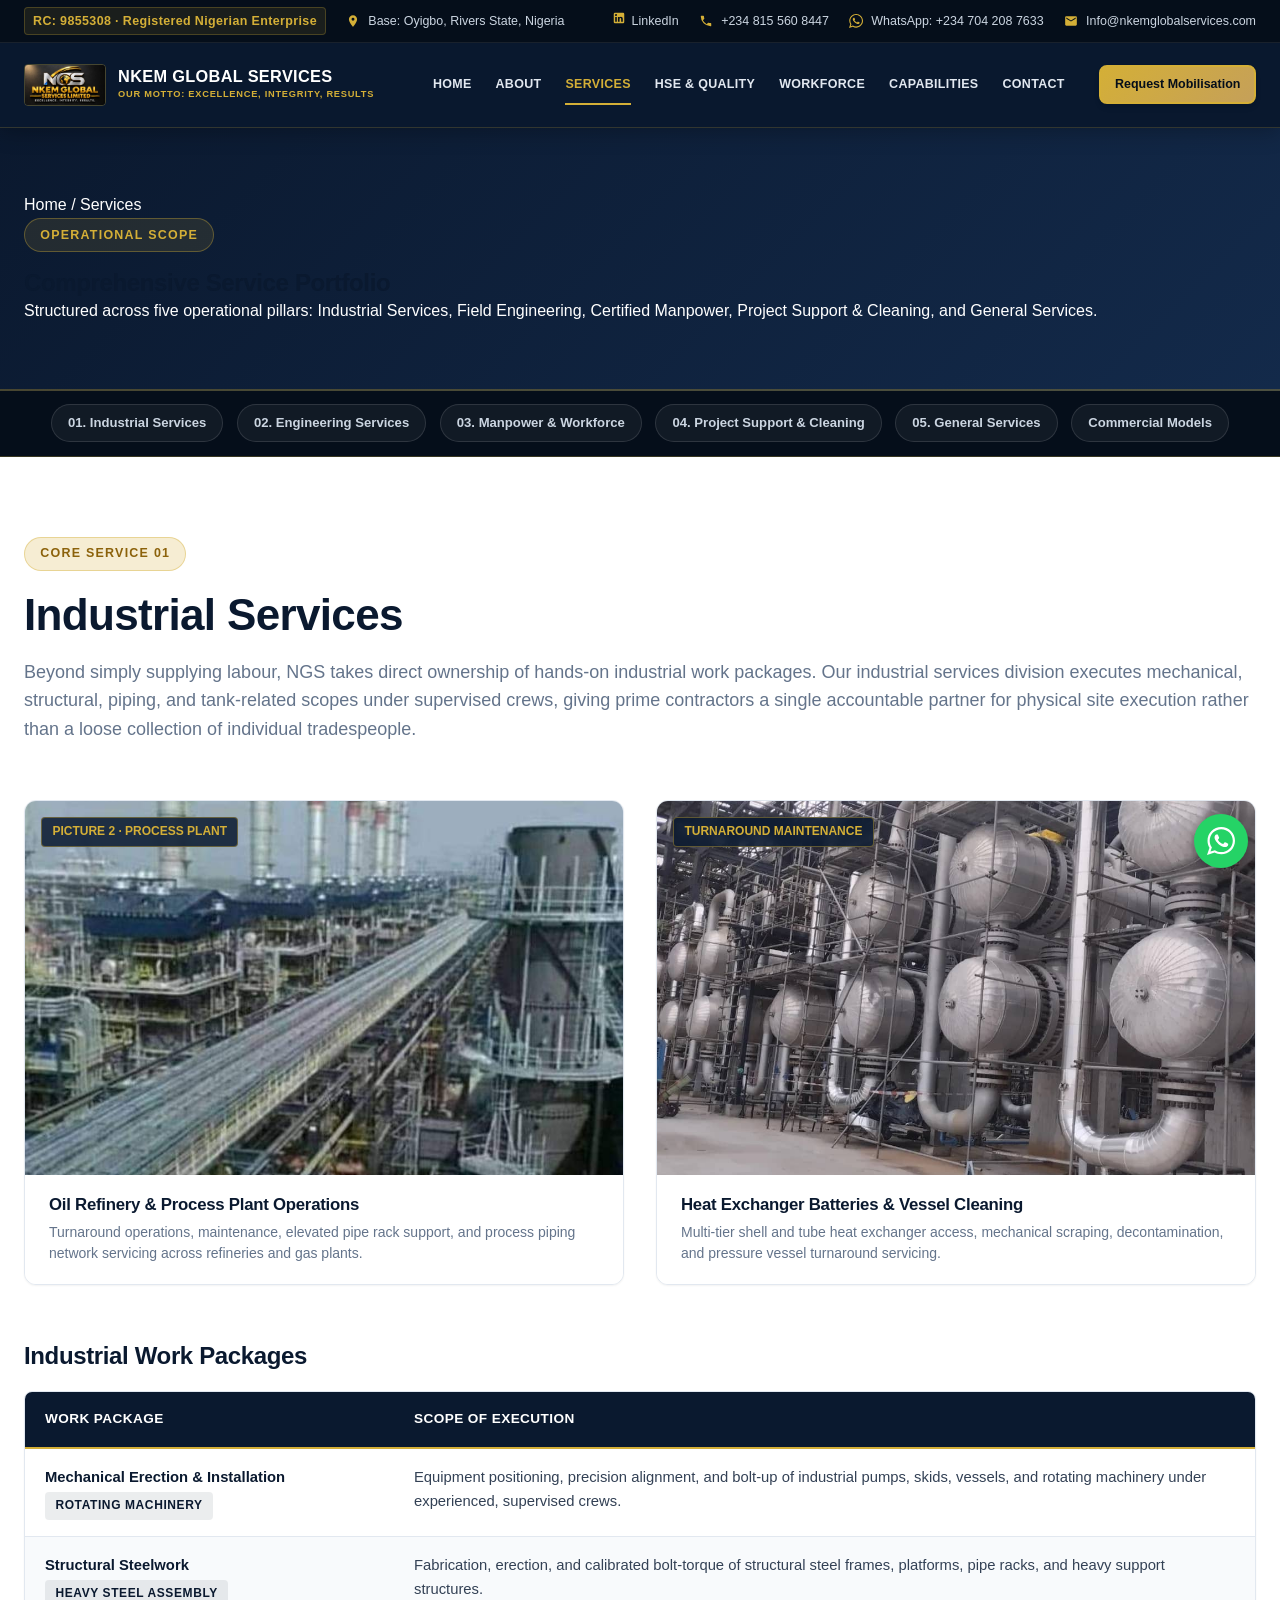
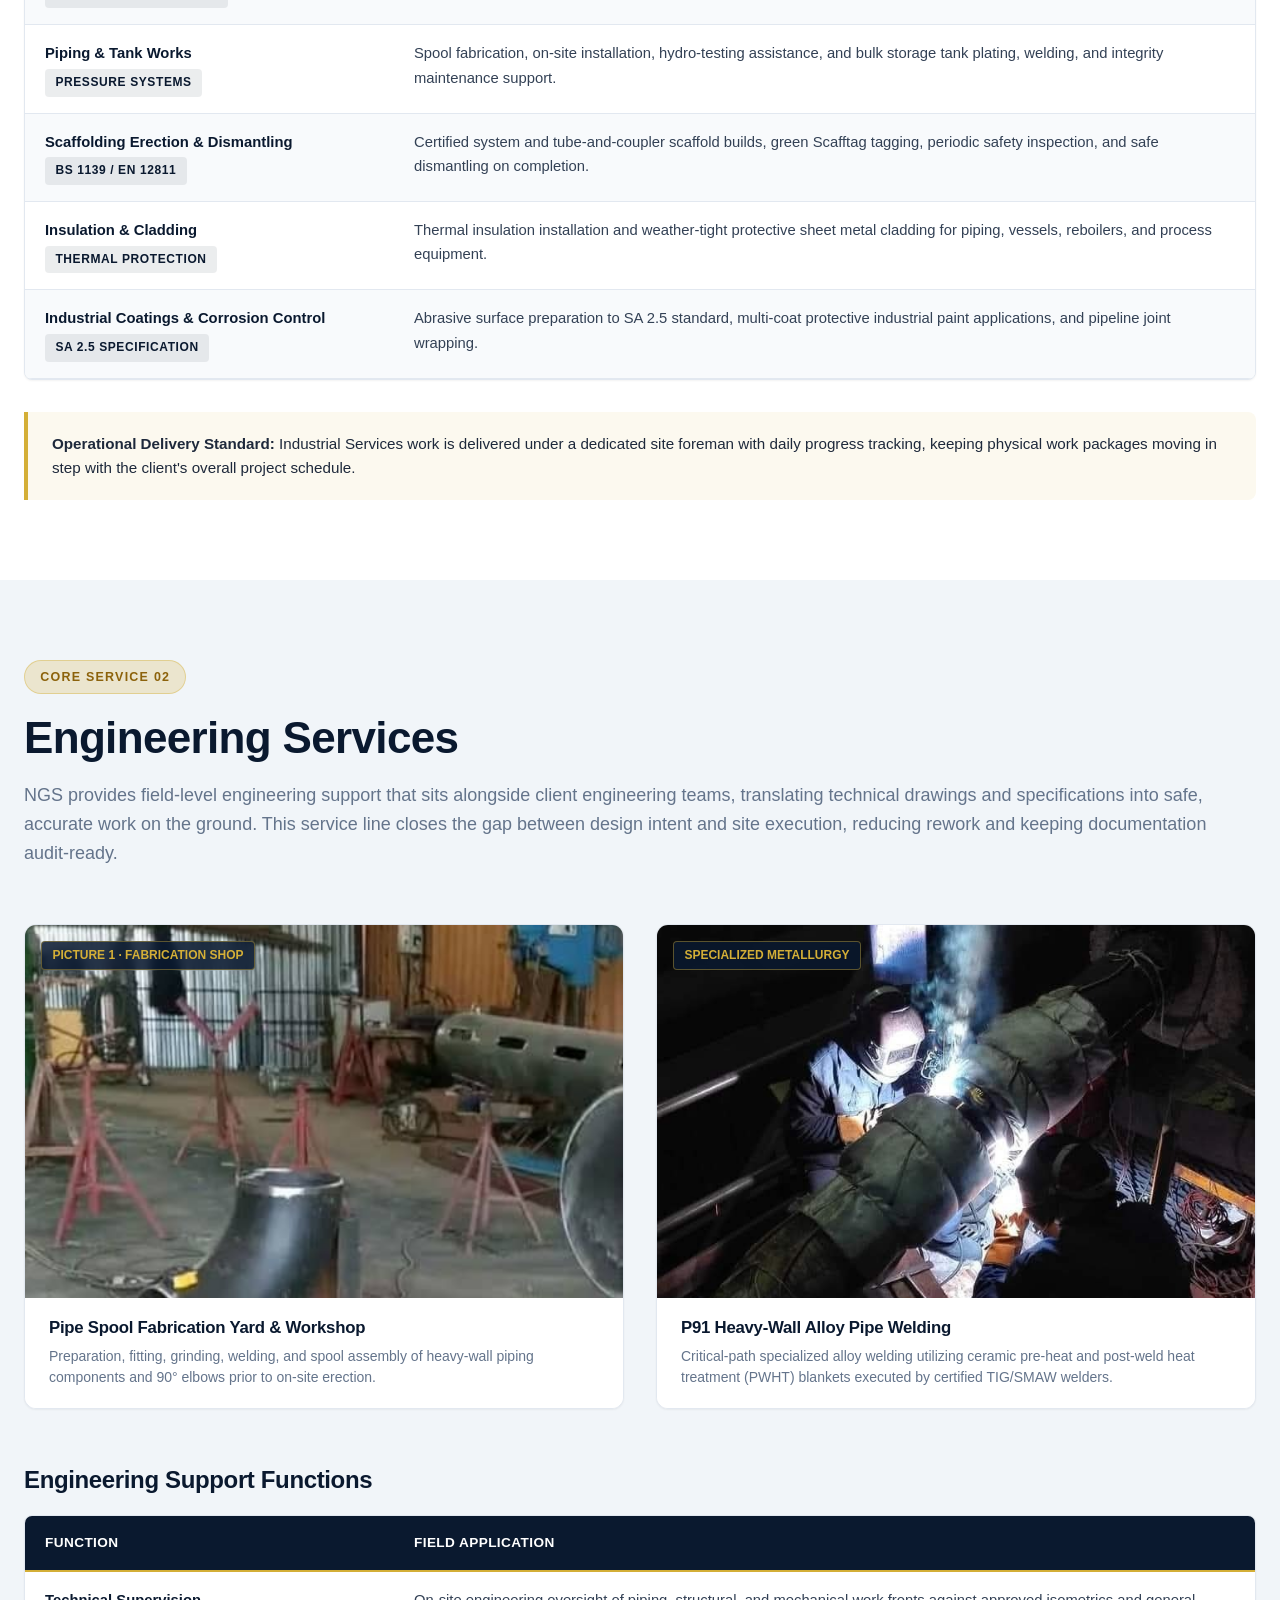
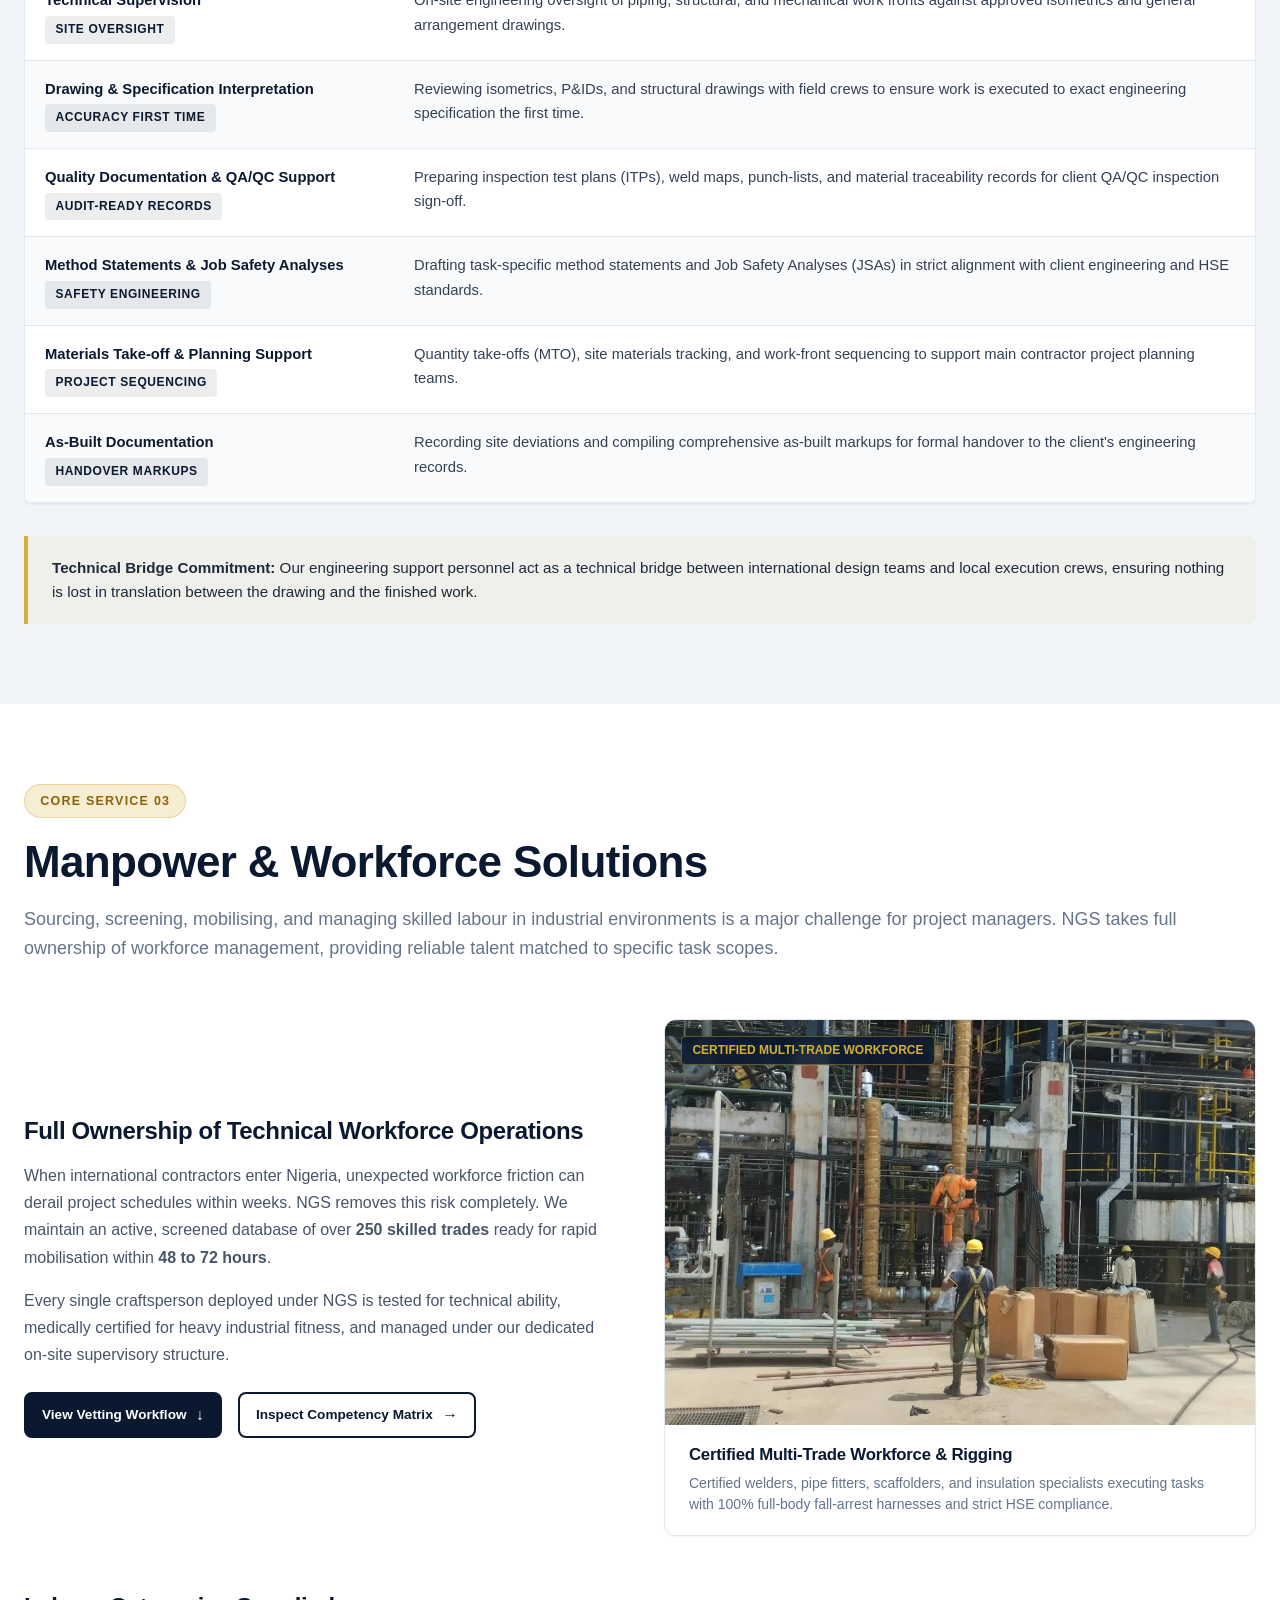
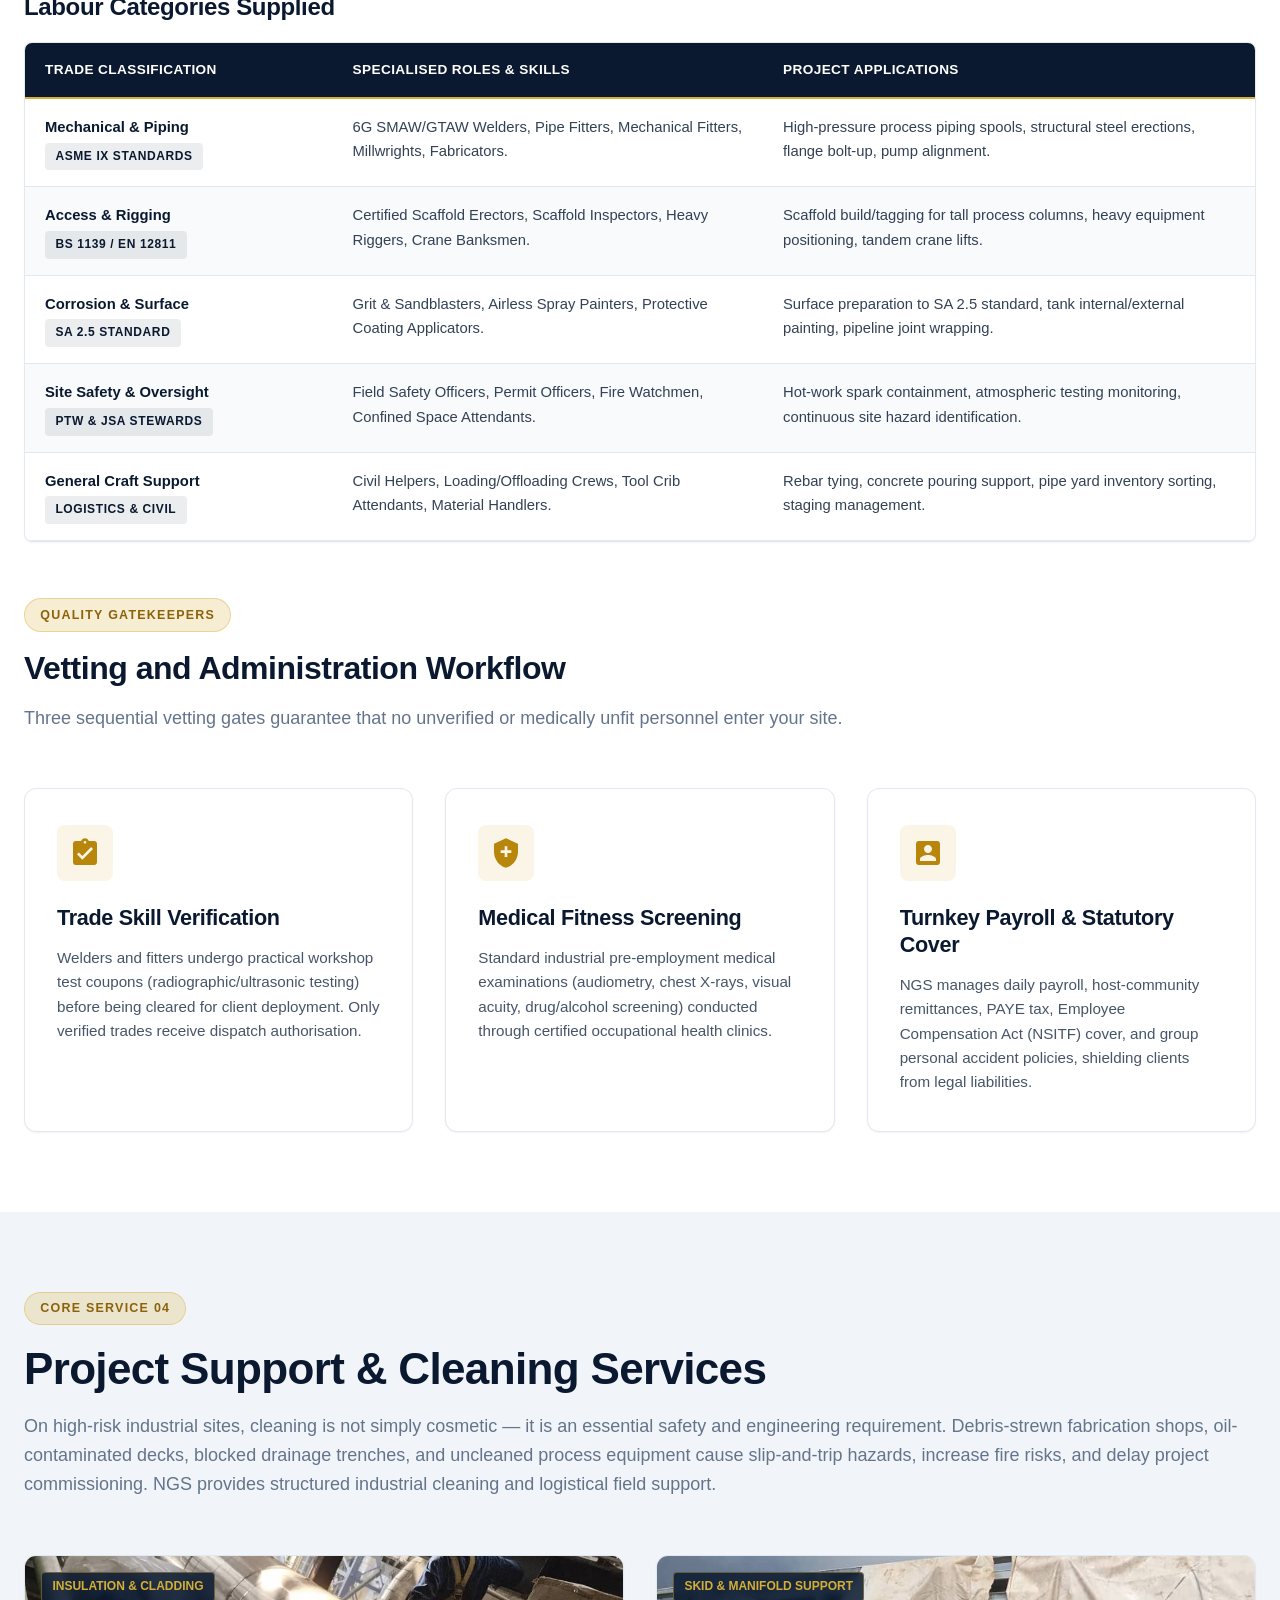
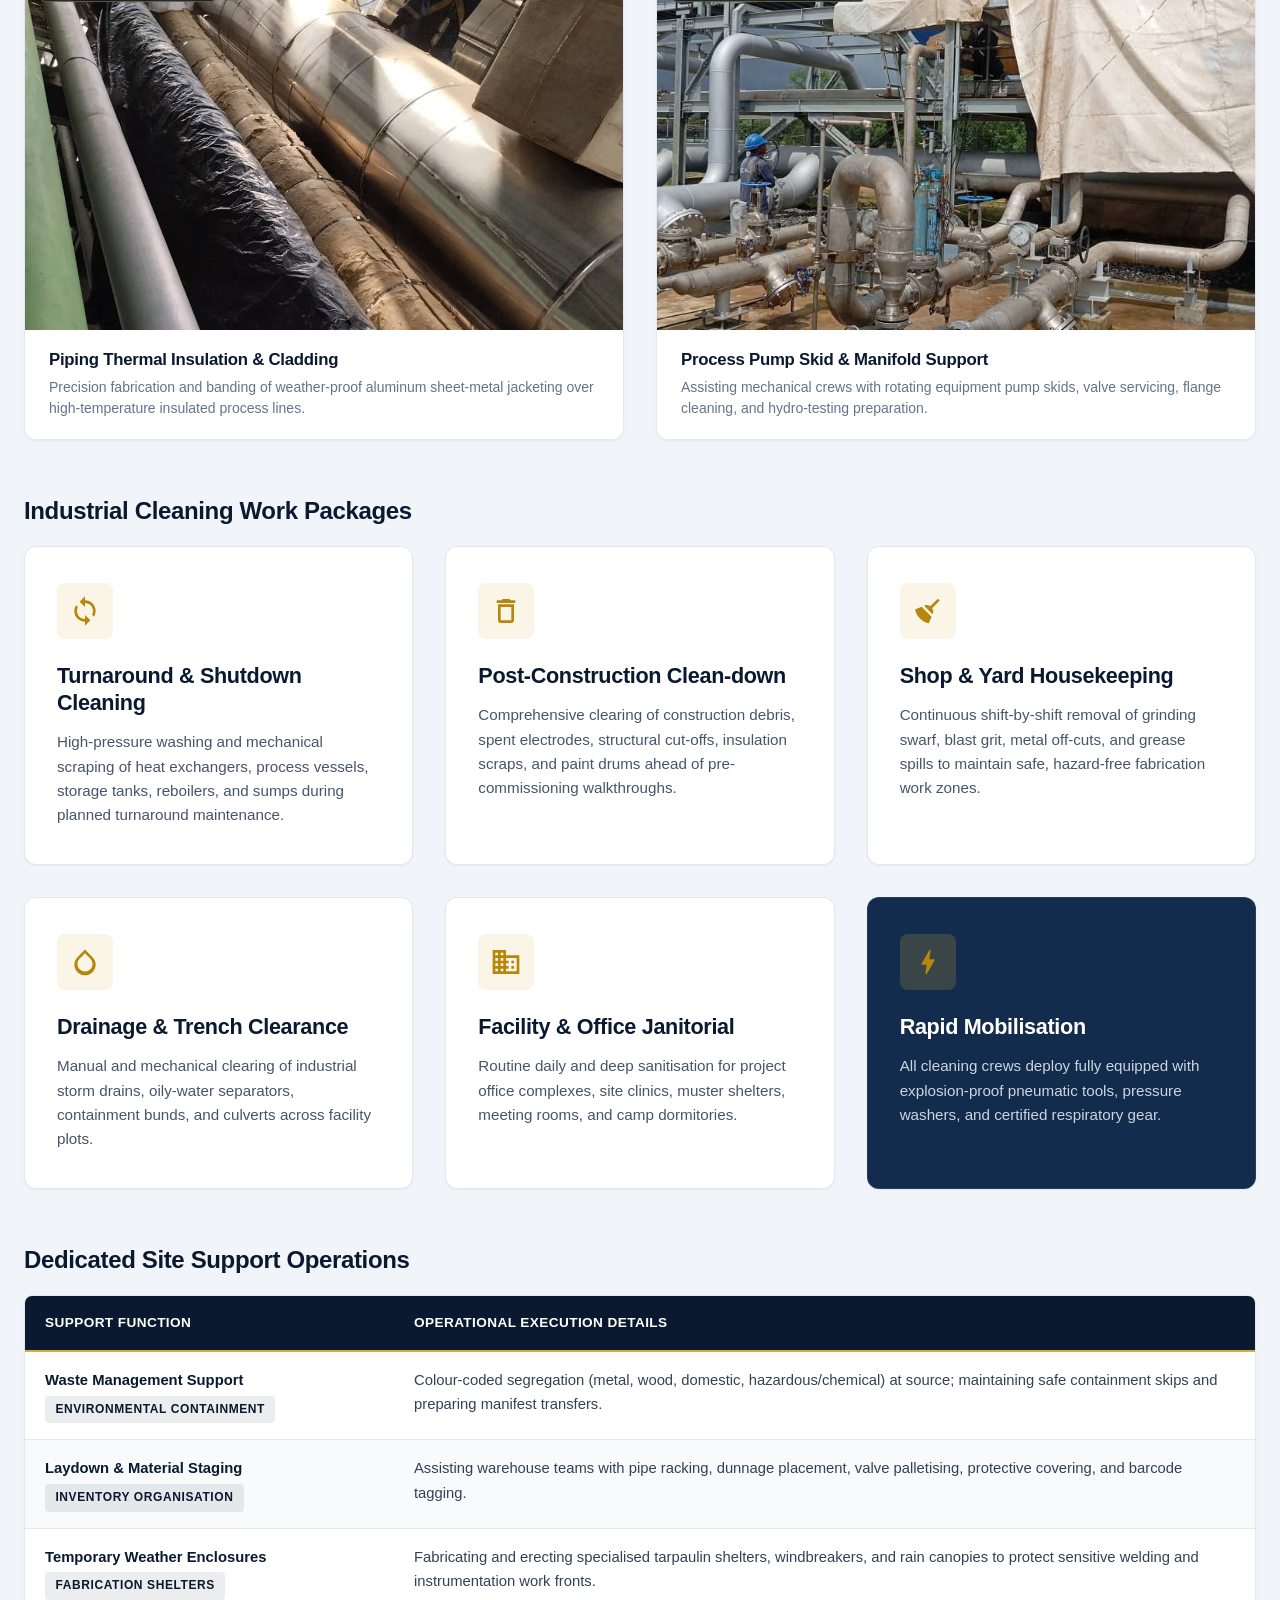
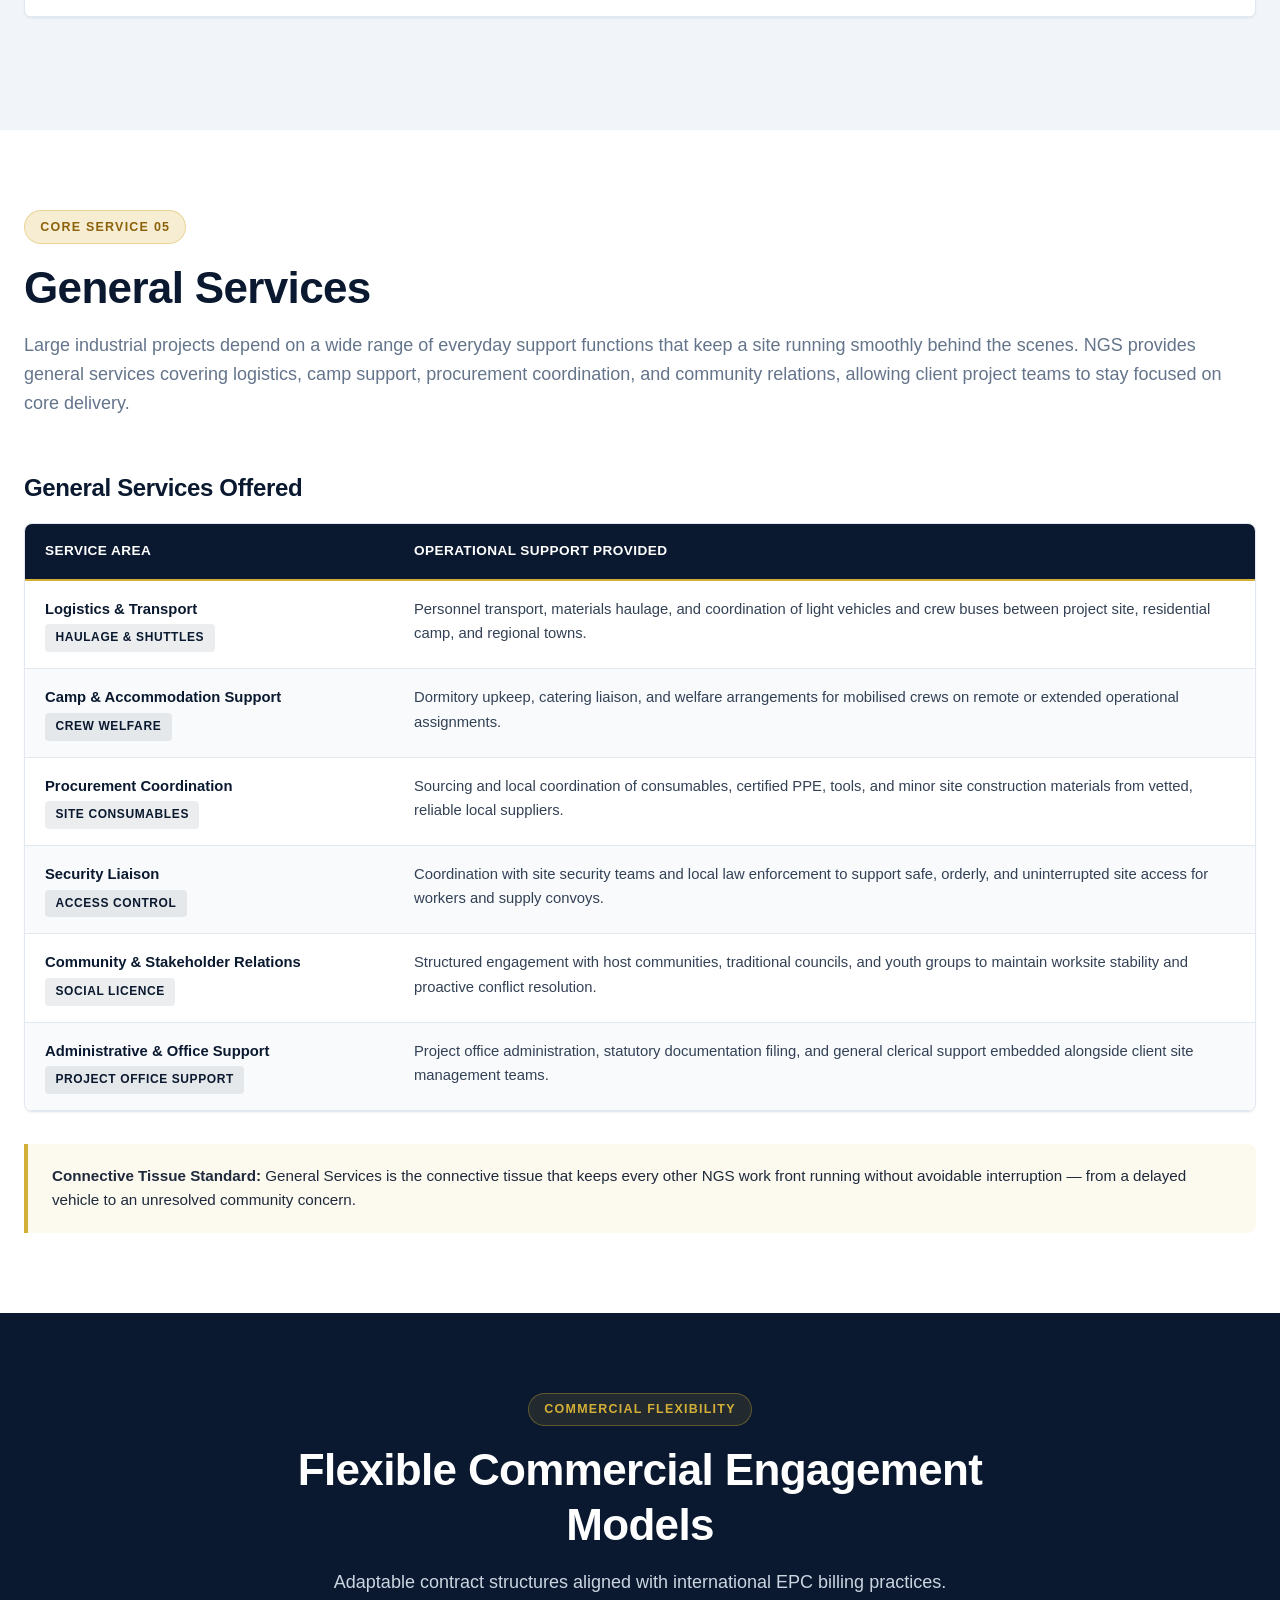
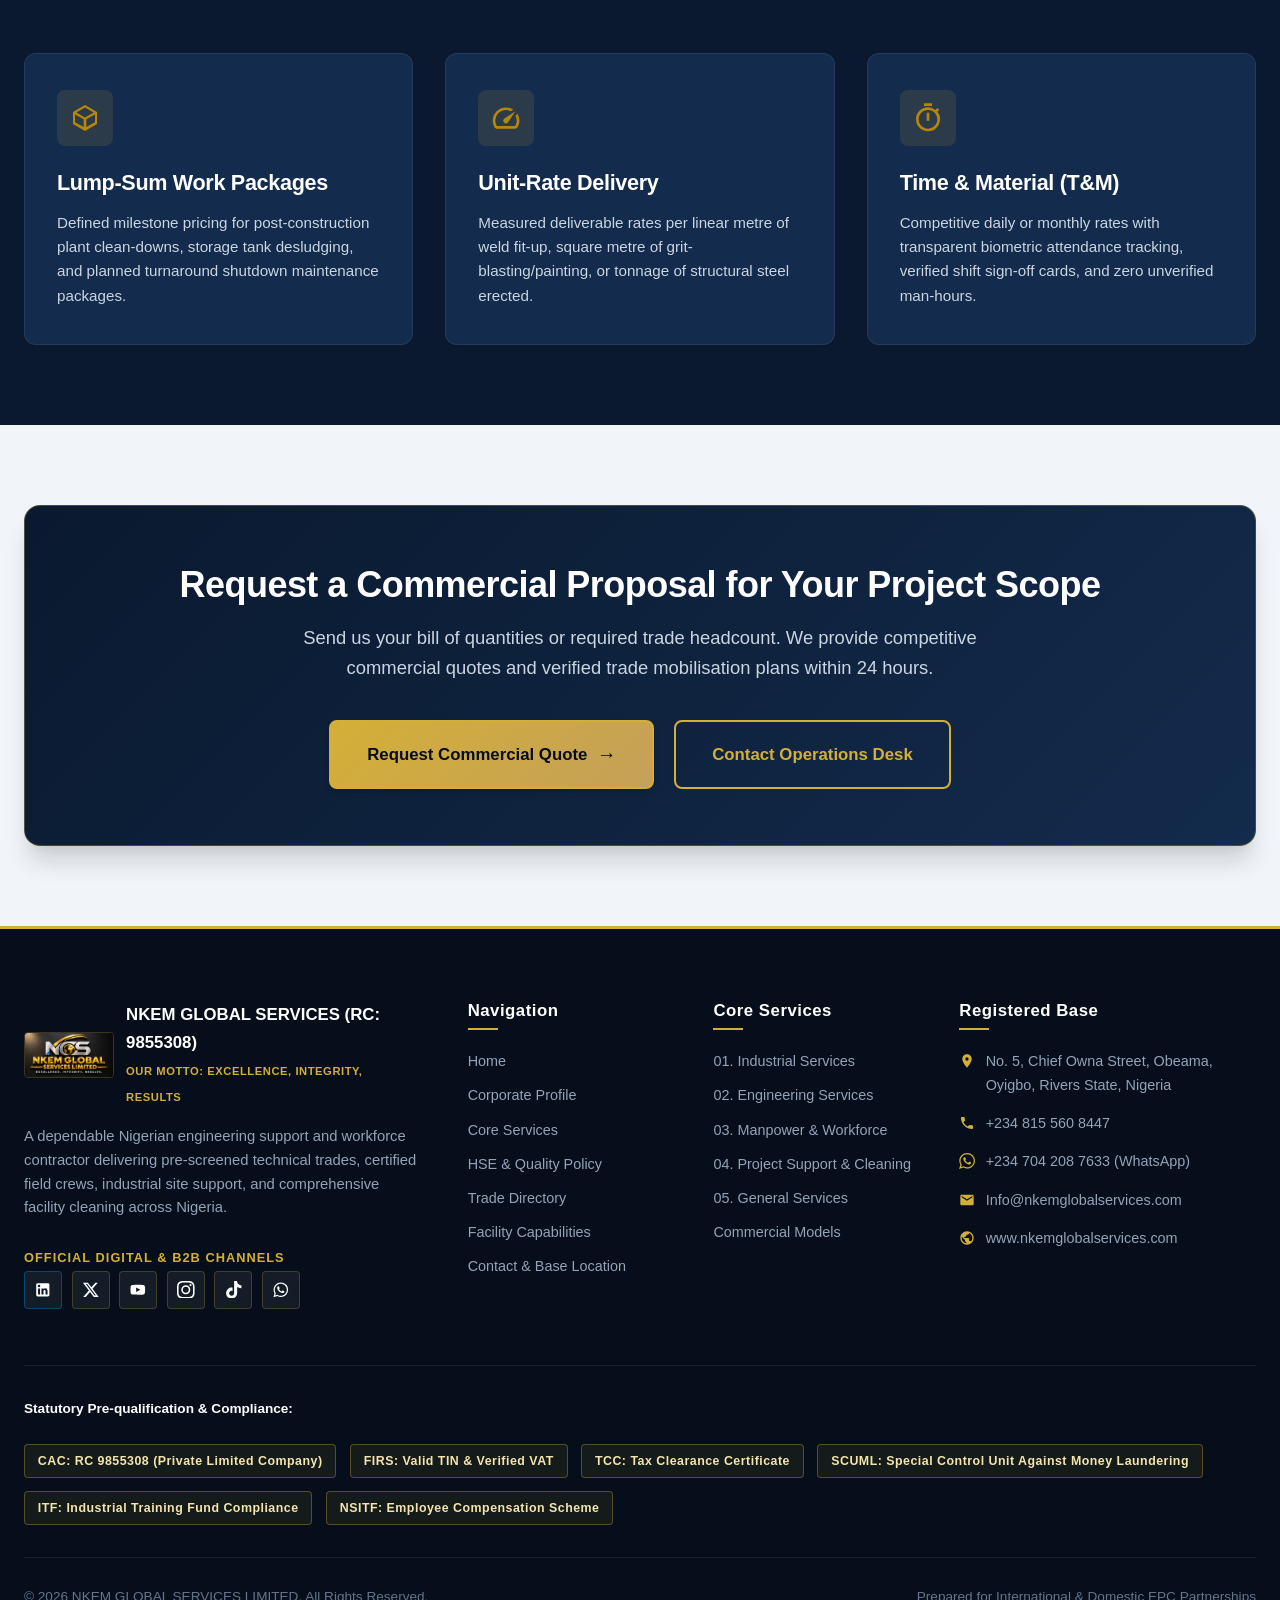
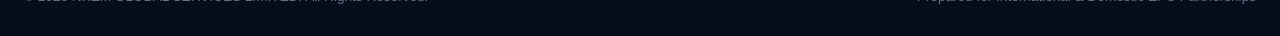
<file: services.html>
<!DOCTYPE html>
<html lang="en">
<head>
  <meta charset="UTF-8">
  <meta name="viewport" content="width=device-width, initial-scale=1.0">
  <title>Five Core Service Lines & Work Packages | NKEM Global Services Limited</title>
  <meta name="description" content="Comprehensive overview of NKEM Global Services Limited's Five Core Service Lines: Industrial Services, Engineering Services, Manpower & Workforce Solutions, Project Support & Cleaning, and General Services.">
  <link rel="stylesheet" href="css/style.css">
  <link rel="icon" type="image/x-icon" href="favicon.ico">
  <link rel="icon" type="image/png" sizes="48x48" href="image/favicon-48.png">
  <link rel="icon" type="image/png" sizes="96x96" href="image/favicon-96.png">
  <link rel="icon" type="image/png" sizes="192x192" href="image/favicon-192.png">
  <link rel="apple-touch-icon" sizes="180x180" href="image/apple-touch-icon.png">
</head>
<body>

  <!-- Persistent Sticky Header Wrapper (Top Bar + Navigation) -->
  <div class="site-header-wrapper">
    <!-- Top Bar -->
    <div class="top-bar">
    <div class="container top-bar-inner">
      <div class="top-bar-left">
        <span class="top-bar-rc">
          <span class="hide-mobile">RC: 9855308 · Registered Nigerian Enterprise</span>
          <span class="show-mobile">RC: 9855308</span>
        </span>
        <span class="top-bar-item"><span class="icon"><svg class="svg-icon" viewBox="0 0 24 24" width="16" height="16" fill="currentColor"><path d="M12 2C8.13 2 5 5.13 5 9c0 5.25 7 13 7 13s7-7.75 7-13c0-3.87-3.13-7-7-7zm0 9.5a2.5 2.5 0 1 1 0-5 2.5 2.5 0 0 1 0 5z"/></svg></span> <span class="hide-mobile">Base: Oyigbo, Rivers State, Nigeria</span><span class="show-mobile">Oyigbo, Rivers State</span></span>
      </div>
      <div class="top-bar-right">
        <span class="top-bar-item hide-mobile"><span class="icon"><svg class="svg-icon" viewBox="0 0 24 24" width="14" height="14" fill="currentColor"><path d="M19 3a2 2 0 0 1 2 2v14a2 2 0 0 1-2 2H5a2 2 0 0 1-2-2V5a2 2 0 0 1 2-2h14m-.5 15.5v-5.3a3.26 3.26 0 0 0-3.26-3.26c-.85 0-1.84.52-2.28 1.3v-1.11h-2.79v8.37h2.79v-4.93c0-.77.62-1.4 1.39-1.4a1.4 1.4 0 0 1 1.4 1.4v4.93h2.75M6.88 8.56a1.68 1.68 0 0 0 1.68-1.68c0-.93-.75-1.69-1.68-1.69a1.69 1.69 0 0 0-1.69 1.69c0 .93.76 1.68 1.69 1.68m1.39 9.94v-8.37H5.5v8.37h2.77z"/></svg></span> <a href="https://www.linkedin.com/in/nkem-global-services-limited-291158439/" target="_blank" rel="noopener noreferrer">LinkedIn</a></span>
        <span class="top-bar-item"><span class="icon"><svg class="svg-icon" viewBox="0 0 24 24" width="16" height="16" fill="currentColor"><path d="M6.62 10.79a15.05 15.05 0 0 0 6.59 6.59l2.2-2.2a1 1 0 0 1 1.02-.24c1.12.37 2.33.57 3.57.57a1 1 0 0 1 1 1V20a1 1 0 0 1-1 1A17 17 0 0 1 3 4a1 1 0 0 1 1-1h3.5a1 1 0 0 1 1 1c0 1.25.2 2.45.57 3.57a1 1 0 0 1-.25 1.02l-2.2 2.2z"/></svg></span> <a href="tel:+2348155608447">+234 815 560 8447</a></span>
        <span class="top-bar-item"><span class="icon"><svg class="svg-icon" fill="currentColor" version="1.1" id="Capa_1" xmlns="http://www.w3.org/2000/svg" xmlns:xlink="http://www.w3.org/1999/xlink" viewBox="0 0 30.667 30.667" xml:space="preserve" width="16" height="16"><g id="SVGRepo_bgCarrier" stroke-width="0"></g><g id="SVGRepo_tracerCarrier" stroke-linecap="round" stroke-linejoin="round"></g><g id="SVGRepo_iconCarrier"> <g> <path d="M30.667,14.939c0,8.25-6.74,14.938-15.056,14.938c-2.639,0-5.118-0.675-7.276-1.857L0,30.667l2.717-8.017 c-1.37-2.25-2.159-4.892-2.159-7.712C0.559,6.688,7.297,0,15.613,0C23.928,0.002,30.667,6.689,30.667,14.939z M15.61,2.382 c-6.979,0-12.656,5.634-12.656,12.56c0,2.748,0.896,5.292,2.411,7.362l-1.58,4.663l4.862-1.545c2,1.312,4.393,2.076,6.963,2.076 c6.979,0,12.658-5.633,12.658-12.559C28.27,8.016,22.59,2.382,15.61,2.382z M23.214,18.38c-0.094-0.151-0.34-0.243-0.708-0.427 c-0.367-0.184-2.184-1.069-2.521-1.189c-0.34-0.123-0.586-0.185-0.832,0.182c-0.243,0.367-0.951,1.191-1.168,1.437 c-0.215,0.245-0.43,0.276-0.799,0.095c-0.369-0.186-1.559-0.57-2.969-1.817c-1.097-0.972-1.838-2.169-2.052-2.536 c-0.217-0.366-0.022-0.564,0.161-0.746c0.165-0.165,0.369-0.428,0.554-0.643c0.185-0.213,0.246-0.364,0.369-0.609 c0.121-0.245,0.06-0.458-0.031-0.643c-0.092-0.184-0.829-1.984-1.138-2.717c-0.307-0.732-0.614-0.611-0.83-0.611 c-0.215,0-0.461-0.03-0.707-0.03S9.897,8.215,9.56,8.582s-1.291,1.252-1.291,3.054c0,1.804,1.321,3.543,1.506,3.787 c0.186,0.243,2.554,4.062,6.305,5.528c3.753,1.465,3.753,0.976,4.429,0.914c0.678-0.062,2.184-0.885,2.49-1.739 C23.307,19.268,23.307,18.533,23.214,18.38z"></path> </g> </g></svg></span> <a href="https://wa.me/2347042087633" target="_blank"><span class="hide-mobile">WhatsApp: +234 704 208 7633</span><span class="show-mobile">WhatsApp</span></a></span>
        <span class="top-bar-item"><span class="icon"><svg class="svg-icon" viewBox="0 0 24 24" width="16" height="16" fill="currentColor"><path d="M20 4H4c-1.1 0-2 .9-2 2v12c0 1.1.9 2 2 2h16c1.1 0 2-.9 2-2V6c0-1.1-.9-2-2-2zm0 4l-8 5-8-5V6l8 5 8-5v2z"/></svg></span> <a href="mailto:Info@nkemglobalservices.com"><span class="hide-mobile">Info@nkemglobalservices.com</span><span class="show-mobile">Email Us</span></a></span>
      </div>
    </div>
  </div>

  <!-- Primary Site Header & Navigation -->
  <header class="site-header">
    <div class="container nav-container">
      <a href="index.html" class="brand-logo">
        <img src="image/logo.jpeg" alt="NGS Logo" class="brand-logo-img">
        <div class="brand-text">
          <span class="brand-name">NKEM GLOBAL SERVICES</span>
          <span class="brand-sub">Our Motto: Excellence, Integrity, Results</span>
        </div>
      </a>

      <nav class="nav-menu">
        <a href="index.html" class="nav-link">Home</a>
        <a href="about.html" class="nav-link">About</a>
        <a href="services.html" class="nav-link active">Services</a>
        <a href="hse-quality.html" class="nav-link">HSE & Quality</a>
        <a href="workforce-directory.html" class="nav-link">Workforce</a>
        <a href="capabilities.html" class="nav-link">Capabilities</a>
        <a href="contact.html" class="nav-link">Contact</a>
      </nav>

      <div class="header-cta">
        <a href="contact.html" class="btn btn-gold btn-sm">
          <span>Request Mobilisation</span>
        </a>
      </div>

      <button class="mobile-toggle" aria-label="Toggle Navigation Menu">
        <span></span>
        <span></span>
        <span></span>
      </button>
    </div>
  </header>
  </div>

  <!-- Mobile Drawer Menu -->
  <div class="mobile-drawer" id="mobileDrawer">
    <a href="index.html" class="nav-link">Home</a>
    <a href="about.html" class="nav-link">About</a>
    <a href="services.html" class="nav-link active">Services</a>
    <a href="hse-quality.html" class="nav-link">HSE & Quality</a>
    <a href="workforce-directory.html" class="nav-link">Workforce</a>
    <a href="capabilities.html" class="nav-link">Capabilities</a>
    <a href="contact.html" class="nav-link">Contact</a>
    <div style="margin-top: 1rem;">
      <a href="#rfp" class="btn btn-gold open-rfp-modal" style="width: 100%;">Mobilise Workforce</a>
    </div>
  </div>

  <!-- Page Header -->
  <section class="page-hero">
    <div class="container">
      <div class="breadcrumb">
        <a href="index.html">Home</a>
        <span>/</span>
        <span class="current">Services</span>
      </div>
      <span class="tagline-badge">Operational Scope</span>
      <h1 class="page-title">Comprehensive Service Portfolio</h1>
      <p class="page-subtitle">
        Structured across five operational pillars: Industrial Services, Field Engineering, Certified Manpower, Project Support & Cleaning, and General Services.
      </p>
    </div>
  </section>

  <!-- Services Sub-Navigation Bar -->
  <div class="services-subnav-bar">
    <div class="container">
      <div class="services-subnav-inner">
        <a href="#service-01" class="services-subnav-item">01. Industrial Services</a>
        <a href="#service-02" class="services-subnav-item">02. Engineering Services</a>
        <a href="#service-03" class="services-subnav-item">03. Manpower & Workforce</a>
        <a href="#service-04" class="services-subnav-item">04. Project Support & Cleaning</a>
        <a href="#service-05" class="services-subnav-item">05. General Services</a>
        <a href="#commercial-models" class="services-subnav-item">Commercial Models</a>
      </div>
    </div>
  </div>

  <!-- =========================================================================
       CORE SERVICE 01: INDUSTRIAL SERVICES (PDF Page 5)
       ========================================================================= -->
  <section class="section-padding bg-white" id="service-01">
    <div class="container">
      <div class="section-header">
        <span class="tagline-badge">Core Service 01</span>
        <h2 class="section-title">Industrial Services</h2>
        <p class="section-subtitle">
          Beyond simply supplying labour, NGS takes direct ownership of hands-on industrial work packages. Our industrial services division executes mechanical, structural, piping, and tank-related scopes under supervised crews, giving prime contractors a single accountable partner for physical site execution rather than a loose collection of individual tradespeople.
        </p>
      </div>

      <!-- Industrial Photography Highlights -->
      <div class="grid-2" style="margin-bottom: 3.5rem;">
        <div class="gallery-card">
          <div class="gallery-img-wrap" style="aspect-ratio: 16/10;">
            <img src="NKEM_image/process_plant_refinery.jpeg" alt="Oil Refinery and Industrial Process Plant operations and piping" class="gallery-img">
            <span class="gallery-badge">Picture 2 · Process Plant</span>
          </div>
          <div class="gallery-caption">
            <h4 class="gallery-title">Oil Refinery & Process Plant Operations</h4>
            <p class="gallery-text">
              Turnaround operations, maintenance, elevated pipe rack support, and process piping network servicing across refineries and gas plants.
            </p>
          </div>
        </div>

        <div class="gallery-card">
          <div class="gallery-img-wrap" style="aspect-ratio: 16/10;">
            <img src="NKEM_image/heat_exchangers_turnaround.jpeg" alt="Shell and tube heat exchanger battery with turnaround scaffolding" class="gallery-img">
            <span class="gallery-badge">Turnaround Maintenance</span>
          </div>
          <div class="gallery-caption">
            <h4 class="gallery-title">Heat Exchanger Batteries & Vessel Cleaning</h4>
            <p class="gallery-text">
              Multi-tier shell and tube heat exchanger access, mechanical scraping, decontamination, and pressure vessel turnaround servicing.
            </p>
          </div>
        </div>
      </div>

      <!-- Industrial Work Packages Table -->
      <h3 style="font-size: 1.5rem; margin-bottom: 1.25rem; color: var(--color-primary-dark);">Industrial Work Packages</h3>
      <div class="table-responsive">
        <table class="data-table">
          <thead>
            <tr>
              <th style="width: 30%;">Work Package</th>
              <th style="width: 70%;">Scope of Execution</th>
            </tr>
          </thead>
          <tbody>
            <tr>
              <td>
                <strong>Mechanical Erection & Installation</strong>
                <span class="badge badge-navy">Rotating Machinery</span>
              </td>
              <td>
                Equipment positioning, precision alignment, and bolt-up of industrial pumps, skids, vessels, and rotating machinery under experienced, supervised crews.
              </td>
            </tr>
            <tr>
              <td>
                <strong>Structural Steelwork</strong>
                <span class="badge badge-navy">Heavy Steel Assembly</span>
              </td>
              <td>
                Fabrication, erection, and calibrated bolt-torque of structural steel frames, platforms, pipe racks, and heavy support structures.
              </td>
            </tr>
            <tr>
              <td>
                <strong>Piping & Tank Works</strong>
                <span class="badge badge-navy">Pressure Systems</span>
              </td>
              <td>
                Spool fabrication, on-site installation, hydro-testing assistance, and bulk storage tank plating, welding, and integrity maintenance support.
              </td>
            </tr>
            <tr>
              <td>
                <strong>Scaffolding Erection & Dismantling</strong>
                <span class="badge badge-navy">BS 1139 / EN 12811</span>
              </td>
              <td>
                Certified system and tube-and-coupler scaffold builds, green Scafftag tagging, periodic safety inspection, and safe dismantling on completion.
              </td>
            </tr>
            <tr>
              <td>
                <strong>Insulation & Cladding</strong>
                <span class="badge badge-navy">Thermal Protection</span>
              </td>
              <td>
                Thermal insulation installation and weather-tight protective sheet metal cladding for piping, vessels, reboilers, and process equipment.
              </td>
            </tr>
            <tr>
              <td>
                <strong>Industrial Coatings & Corrosion Control</strong>
                <span class="badge badge-navy">SA 2.5 Specification</span>
              </td>
              <td>
                Abrasive surface preparation to SA 2.5 standard, multi-coat protective industrial paint applications, and pipeline joint wrapping.
              </td>
            </tr>
          </tbody>
        </table>
      </div>

      <!-- Site Foreman Delivery Note -->
      <div class="service-callout-box">
        <p>
          <strong>Operational Delivery Standard:</strong> Industrial Services work is delivered under a dedicated site foreman with daily progress tracking, keeping physical work packages moving in step with the client's overall project schedule.
        </p>
      </div>
    </div>
  </section>

  <!-- =========================================================================
       CORE SERVICE 02: ENGINEERING SERVICES (PDF Page 6)
       ========================================================================= -->
  <section class="section-padding bg-light" id="service-02">
    <div class="container">
      <div class="section-header">
        <span class="tagline-badge">Core Service 02</span>
        <h2 class="section-title">Engineering Services</h2>
        <p class="section-subtitle">
          NGS provides field-level engineering support that sits alongside client engineering teams, translating technical drawings and specifications into safe, accurate work on the ground. This service line closes the gap between design intent and site execution, reducing rework and keeping documentation audit-ready.
        </p>
      </div>

      <!-- Engineering Photography Highlights -->
      <div class="grid-2" style="margin-bottom: 3.5rem;">
        <div class="gallery-card">
          <div class="gallery-img-wrap" style="aspect-ratio: 16/10;">
            <img src="NKEM_image/pipe_fabrication_workshop.jpeg" alt="Pipe Fabrication Workshop and Pipe Spool Fabrication Yard" class="gallery-img">
            <span class="gallery-badge">Picture 1 · Fabrication Shop</span>
          </div>
          <div class="gallery-caption">
            <h4 class="gallery-title">Pipe Spool Fabrication Yard & Workshop</h4>
            <p class="gallery-text">
              Preparation, fitting, grinding, welding, and spool assembly of heavy-wall piping components and 90° elbows prior to on-site erection.
            </p>
          </div>
        </div>

        <div class="gallery-card">
          <div class="gallery-img-wrap" style="aspect-ratio: 16/10;">
            <img src="NKEM_image/p91_alloy_welding_process.jpeg" alt="P91 alloy pipe welding with ceramic PWHT thermal blankets" class="gallery-img">
            <span class="gallery-badge">Specialized Metallurgy</span>
          </div>
          <div class="gallery-caption">
            <h4 class="gallery-title">P91 Heavy-Wall Alloy Pipe Welding</h4>
            <p class="gallery-text">
              Critical-path specialized alloy welding utilizing ceramic pre-heat and post-weld heat treatment (PWHT) blankets executed by certified TIG/SMAW welders.
            </p>
          </div>
        </div>
      </div>

      <!-- Engineering Support Functions Table -->
      <h3 style="font-size: 1.5rem; margin-bottom: 1.25rem; color: var(--color-primary-dark);">Engineering Support Functions</h3>
      <div class="table-responsive">
        <table class="data-table">
          <thead>
            <tr>
              <th style="width: 30%;">Function</th>
              <th style="width: 70%;">Field Application</th>
            </tr>
          </thead>
          <tbody>
            <tr>
              <td>
                <strong>Technical Supervision</strong>
                <span class="badge badge-navy">Site Oversight</span>
              </td>
              <td>
                On-site engineering oversight of piping, structural, and mechanical work fronts against approved isometrics and general arrangement drawings.
              </td>
            </tr>
            <tr>
              <td>
                <strong>Drawing & Specification Interpretation</strong>
                <span class="badge badge-navy">Accuracy First Time</span>
              </td>
              <td>
                Reviewing isometrics, P&IDs, and structural drawings with field crews to ensure work is executed to exact engineering specification the first time.
              </td>
            </tr>
            <tr>
              <td>
                <strong>Quality Documentation & QA/QC Support</strong>
                <span class="badge badge-navy">Audit-Ready Records</span>
              </td>
              <td>
                Preparing inspection test plans (ITPs), weld maps, punch-lists, and material traceability records for client QA/QC inspection sign-off.
              </td>
            </tr>
            <tr>
              <td>
                <strong>Method Statements & Job Safety Analyses</strong>
                <span class="badge badge-navy">Safety Engineering</span>
              </td>
              <td>
                Drafting task-specific method statements and Job Safety Analyses (JSAs) in strict alignment with client engineering and HSE standards.
              </td>
            </tr>
            <tr>
              <td>
                <strong>Materials Take-off & Planning Support</strong>
                <span class="badge badge-navy">Project Sequencing</span>
              </td>
              <td>
                Quantity take-offs (MTO), site materials tracking, and work-front sequencing to support main contractor project planning teams.
              </td>
            </tr>
            <tr>
              <td>
                <strong>As-Built Documentation</strong>
                <span class="badge badge-navy">Handover Markups</span>
              </td>
              <td>
                Recording site deviations and compiling comprehensive as-built markups for formal handover to the client's engineering records.
              </td>
            </tr>
          </tbody>
        </table>
      </div>

      <!-- Engineering Bridge Delivery Note -->
      <div class="service-callout-box">
        <p>
          <strong>Technical Bridge Commitment:</strong> Our engineering support personnel act as a technical bridge between international design teams and local execution crews, ensuring nothing is lost in translation between the drawing and the finished work.
        </p>
      </div>
    </div>
  </section>

  <!-- =========================================================================
       CORE SERVICE 03: MANPOWER & WORKFORCE SOLUTIONS (PDF Page 7)
       ========================================================================= -->
  <section class="section-padding bg-white" id="service-03">
    <div class="container">
      <div class="section-header">
        <span class="tagline-badge">Core Service 03</span>
        <h2 class="section-title">Manpower & Workforce Solutions</h2>
        <p class="section-subtitle">
          Sourcing, screening, mobilising, and managing skilled labour in industrial environments is a major challenge for project managers. NGS takes full ownership of workforce management, providing reliable talent matched to specific task scopes.
        </p>
      </div>

      <!-- Workforce Photography Highlights -->
      <div class="grid-2" style="align-items: center; gap: 3rem; margin-bottom: 3.5rem;">
        <div>
          <h3 style="font-size: 1.5rem; margin-bottom: 1rem; color: var(--color-primary-dark);">Full Ownership of Technical Workforce Operations</h3>
          <p style="color: var(--color-slate-600); line-height: 1.7; margin-bottom: 1rem;">
            When international contractors enter Nigeria, unexpected workforce friction can derail project schedules within weeks. NGS removes this risk completely. We maintain an active, screened database of over <strong>250 skilled trades</strong> ready for rapid mobilisation within <strong>48 to 72 hours</strong>.
          </p>
          <p style="color: var(--color-slate-600); line-height: 1.7; margin-bottom: 1.5rem;">
            Every single craftsperson deployed under NGS is tested for technical ability, medically certified for heavy industrial fitness, and managed under our dedicated on-site supervisory structure.
          </p>
          <div style="display: flex; gap: 1rem; flex-wrap: wrap;">
            <a href="#vetting" class="btn btn-navy btn-sm">
              <span>View Vetting Workflow</span>
              <span class="btn-icon">↓</span>
            </a>
            <a href="workforce-directory.html" class="btn btn-outline-navy btn-sm">
              <span>Inspect Competency Matrix</span>
              <span class="btn-icon">→</span>
            </a>
          </div>
        </div>

        <div>
          <div class="gallery-card">
            <div class="gallery-img-wrap" style="aspect-ratio: 16/11;">
              <img src="NKEM_image/piping_thermal_lagging.jpeg" alt="Multi-trade crew installing pipeline thermal insulation with full safety harnesses" class="gallery-img">
              <span class="gallery-badge">Certified Multi-Trade Workforce</span>
            </div>
            <div class="gallery-caption">
              <h4 class="gallery-title">Certified Multi-Trade Workforce & Rigging</h4>
              <p class="gallery-text">
                Certified welders, pipe fitters, scaffolders, and insulation specialists executing tasks with 100% full-body fall-arrest harnesses and strict HSE compliance.
              </p>
            </div>
          </div>
        </div>
      </div>

      <!-- Labour Categories Supplied Table -->
      <h3 style="font-size: 1.5rem; margin-bottom: 1.25rem; color: var(--color-primary-dark);">Labour Categories Supplied</h3>
      <div class="table-responsive">
        <table class="data-table">
          <thead>
            <tr>
              <th style="width: 25%;">Trade Classification</th>
              <th style="width: 35%;">Specialised Roles & Skills</th>
              <th style="width: 40%;">Project Applications</th>
            </tr>
          </thead>
          <tbody>
            <tr>
              <td>
                <strong>Mechanical & Piping</strong>
                <span class="badge badge-navy">ASME IX Standards</span>
              </td>
              <td>
                6G SMAW/GTAW Welders, Pipe Fitters, Mechanical Fitters, Millwrights, Fabricators.
              </td>
              <td>
                High-pressure process piping spools, structural steel erections, flange bolt-up, pump alignment.
              </td>
            </tr>
            <tr>
              <td>
                <strong>Access & Rigging</strong>
                <span class="badge badge-navy">BS 1139 / EN 12811</span>
              </td>
              <td>
                Certified Scaffold Erectors, Scaffold Inspectors, Heavy Riggers, Crane Banksmen.
              </td>
              <td>
                Scaffold build/tagging for tall process columns, heavy equipment positioning, tandem crane lifts.
              </td>
            </tr>
            <tr>
              <td>
                <strong>Corrosion & Surface</strong>
                <span class="badge badge-navy">SA 2.5 Standard</span>
              </td>
              <td>
                Grit & Sandblasters, Airless Spray Painters, Protective Coating Applicators.
              </td>
              <td>
                Surface preparation to SA 2.5 standard, tank internal/external painting, pipeline joint wrapping.
              </td>
            </tr>
            <tr>
              <td>
                <strong>Site Safety & Oversight</strong>
                <span class="badge badge-navy">PTW & JSA Stewards</span>
              </td>
              <td>
                Field Safety Officers, Permit Officers, Fire Watchmen, Confined Space Attendants.
              </td>
              <td>
                Hot-work spark containment, atmospheric testing monitoring, continuous site hazard identification.
              </td>
            </tr>
            <tr>
              <td>
                <strong>General Craft Support</strong>
                <span class="badge badge-navy">Logistics & Civil</span>
              </td>
              <td>
                Civil Helpers, Loading/Offloading Crews, Tool Crib Attendants, Material Handlers.
              </td>
              <td>
                Rebar tying, concrete pouring support, pipe yard inventory sorting, staging management.
              </td>
            </tr>
          </tbody>
        </table>
      </div>

      <!-- Vetting and Administration Workflow -->
      <div style="margin-top: 3.5rem;" id="vetting">
        <div class="section-header">
          <span class="tagline-badge">Quality Gatekeepers</span>
          <h3 class="section-title" style="font-size: 2rem;">Vetting and Administration Workflow</h3>
          <p class="section-subtitle">
            Three sequential vetting gates guarantee that no unverified or medically unfit personnel enter your site.
          </p>
        </div>

        <div class="grid-3">
          <div class="feature-card">
            <div class="feature-icon-box"><svg class="svg-icon" viewBox="0 0 24 24" width="32" height="32" fill="currentColor"><path d="M19 3h-4.18C14.4 1.84 13.3 1 12 1c-1.3 0-2.4.84-2.82 2H5c-1.1 0-2 .9-2 2v14c0 1.1.9 2 2 2h14c1.1 0 2-.9 2-2V5c0-1.1-.9-2-2-2zm-7 0c.55 0 1 .45 1 1s-.45 1-1 1-1-.45-1-1 .45-1 1-1zm-2 14l-4-4 1.41-1.41L10 14.17l6.59-6.59L18 9l-8 8z"/></svg></div>
            <h4 class="feature-title">Trade Skill Verification</h4>
            <p class="feature-text">
              Welders and fitters undergo practical workshop test coupons (radiographic/ultrasonic testing) before being cleared for client deployment. Only verified trades receive dispatch authorisation.
            </p>
          </div>

          <div class="feature-card">
            <div class="feature-icon-box"><svg class="svg-icon" viewBox="0 0 24 24" width="32" height="32" fill="currentColor"><path d="M12 1L3 5v6c0 5.55 3.84 10.74 9 12 5.16-1.26 9-6.45 9-12V5l-9-4zm4 11h-3v3h-2v-3H8v-2h3V7h2v3h3v2z"/></svg></div>
            <h4 class="feature-title">Medical Fitness Screening</h4>
            <p class="feature-text">
              Standard industrial pre-employment medical examinations (audiometry, chest X-rays, visual acuity, drug/alcohol screening) conducted through certified occupational health clinics.
            </p>
          </div>

          <div class="feature-card">
            <div class="feature-icon-box"><svg class="svg-icon" viewBox="0 0 24 24" width="32" height="32" fill="currentColor"><path d="M19 3H5c-1.1 0-2 .9-2 2v14c0 1.1.9 2 2 2h14c1.1 0 2-.9 2-2V5c0-1.1-.9-2-2-2zm-7 3c1.66 0 3 1.34 3 3s-1.34 3-3 3-3-1.34-3-3 1.34-3 3-3zm6 12H6v-1.4c0-2 4-3.1 6-3.1s6 1.1 6 3.1V18z"/></svg></div>
            <h4 class="feature-title">Turnkey Payroll & Statutory Cover</h4>
            <p class="feature-text">
              NGS manages daily payroll, host-community remittances, PAYE tax, Employee Compensation Act (NSITF) cover, and group personal accident policies, shielding clients from legal liabilities.
            </p>
          </div>
        </div>
      </div>
    </div>
  </section>

  <!-- =========================================================================
       CORE SERVICE 04: PROJECT SUPPORT & CLEANING SERVICES (PDF Page 8)
       ========================================================================= -->
  <section class="section-padding bg-light" id="service-04">
    <div class="container">
      <div class="section-header">
        <span class="tagline-badge">Core Service 04</span>
        <h2 class="section-title">Project Support & Cleaning Services</h2>
        <p class="section-subtitle">
          On high-risk industrial sites, cleaning is not simply cosmetic — it is an essential safety and engineering requirement. Debris-strewn fabrication shops, oil-contaminated decks, blocked drainage trenches, and uncleaned process equipment cause slip-and-trip hazards, increase fire risks, and delay project commissioning. NGS provides structured industrial cleaning and logistical field support.
        </p>
      </div>

      <!-- Cleaning & Support Photography Highlights -->
      <div class="grid-2" style="margin-bottom: 3.5rem;">
        <div class="gallery-card">
          <div class="gallery-img-wrap" style="aspect-ratio: 16/10;">
            <img src="NKEM_image/aluminum_cladding_pipe.jpeg" alt="Precision aluminum jacketing and sheet-metal cladding on process piping" class="gallery-img">
            <span class="gallery-badge">Insulation & Cladding</span>
          </div>
          <div class="gallery-caption">
            <h4 class="gallery-title">Piping Thermal Insulation & Cladding</h4>
            <p class="gallery-text">Precision fabrication and banding of weather-proof aluminum sheet-metal jacketing over high-temperature insulated process lines.</p>
          </div>
        </div>

        <div class="gallery-card">
          <div class="gallery-img-wrap" style="aspect-ratio: 16/10;">
            <img src="NKEM_image/process_pump_skid_station.jpeg" alt="Centrifugal process pump skid, drive motor, and manifold piping" class="gallery-img">
            <span class="gallery-badge">Skid & Manifold Support</span>
          </div>
          <div class="gallery-caption">
            <h4 class="gallery-title">Process Pump Skid & Manifold Support</h4>
            <p class="gallery-text">Assisting mechanical crews with rotating equipment pump skids, valve servicing, flange cleaning, and hydro-testing preparation.</p>
          </div>
        </div>
      </div>

      <!-- 5 Industrial Cleaning Work Packages -->
      <h3 style="font-size: 1.5rem; margin-bottom: 1.25rem; color: var(--color-primary-dark);">Industrial Cleaning Work Packages</h3>
      <div class="grid-3" style="margin-bottom: 3.5rem;">
        <div class="feature-card">
          <div class="feature-icon-box"><svg class="svg-icon" viewBox="0 0 24 24" width="32" height="32" fill="currentColor"><path d="M12 4V1L8 5l4 4V6c3.31 0 6 2.69 6 6 0 1.01-.25 1.97-.7 2.8l1.46 1.46A7.93 7.93 0 0 0 20 12c0-4.42-3.58-8-8-8zm0 14c-3.31 0-6-2.69-6-6 0-1.01.25-1.97.7-2.8L5.24 7.74A7.93 7.93 0 0 0 4 12c0 4.42 3.58 8 8 8v3l4-4-4-4v3z"/></svg></div>
          <h4 class="feature-title">Turnaround & Shutdown Cleaning</h4>
          <p class="feature-text">
            High-pressure washing and mechanical scraping of heat exchangers, process vessels, storage tanks, reboilers, and sumps during planned turnaround maintenance.
          </p>
        </div>

        <div class="feature-card">
          <div class="feature-icon-box"><svg class="svg-icon" viewBox="0 0 24 24" width="32" height="32" fill="currentColor"><path d="M16 9v10H8V9h8m-1.5-6h-5l-1 1H5v2h14V4h-3.5l-1-1zM18 7H6v12c0 1.1.9 2 2 2h8c1.1 0 2-.9 2-2V7z"/></svg></div>
          <h4 class="feature-title">Post-Construction Clean-down</h4>
          <p class="feature-text">
            Comprehensive clearing of construction debris, spent electrodes, structural cut-offs, insulation scraps, and paint drums ahead of pre-commissioning walkthroughs.
          </p>
        </div>

        <div class="feature-card">
          <div class="feature-icon-box"><svg class="svg-icon" viewBox="0 0 24 24" width="32" height="32" fill="currentColor"><path d="M19.36 2.72l1.42 1.42-5.72 5.71c1.07 1.54 1.22 3.39.32 4.59L9.06 8.12c1.2-.9 3.05-.75 4.59.32l5.71-5.72zM5.93 17.57c-2.01-2.01-3.24-4.41-3.58-6.65l4.88-2.09 7.44 7.44-2.09 4.88c-2.24-.34-4.64-1.57-6.65-3.58z"/></svg></div>
          <h4 class="feature-title">Shop & Yard Housekeeping</h4>
          <p class="feature-text">
            Continuous shift-by-shift removal of grinding swarf, blast grit, metal off-cuts, and grease spills to maintain safe, hazard-free fabrication work zones.
          </p>
        </div>

        <div class="feature-card">
          <div class="feature-icon-box"><svg class="svg-icon" viewBox="0 0 24 24" width="32" height="32" fill="currentColor"><path d="M12 2.69l5.66 5.66a8 8 0 1 1-11.31 0zM12 5.51L8.12 9.39a5.66 5.66 0 1 0 7.76 0z"/></svg></div>
          <h4 class="feature-title">Drainage & Trench Clearance</h4>
          <p class="feature-text">
            Manual and mechanical clearing of industrial storm drains, oily-water separators, containment bunds, and culverts across facility plots.
          </p>
        </div>

        <div class="feature-card">
          <div class="feature-icon-box"><svg class="svg-icon" viewBox="0 0 24 24" width="32" height="32" fill="currentColor"><path d="M12 7V3H2v18h20V7H12zM6 19H4v-2h2v2zm0-4H4v-2h2v2zm0-4H4V9h2v2zm0-4H4V5h2v2zm4 12H8v-2h2v2zm0-4H8v-2h2v2zm0-4H8V9h2v2zm0-4H8V5h2v2zm10 12h-8v-2h2v-2h-2v-2h2v-2h-2V9h8v10zm-2-8h-2v2h2v-2zm0 4h-2v2h2v-2z"/></svg></div>
          <h4 class="feature-title">Facility & Office Janitorial</h4>
          <p class="feature-text">
            Routine daily and deep sanitisation for project office complexes, site clinics, muster shelters, meeting rooms, and camp dormitories.
          </p>
        </div>

        <div class="feature-card card-dark">
          <div class="feature-icon-box" style="background: rgba(212, 175, 55, 0.2);"><svg class="svg-icon" viewBox="0 0 24 24" width="28" height="28" fill="currentColor"><path d="M11 21h-1l1-7H7.5c-.58 0-.57-.32-.38-.66.19-.34.05-.08.07-.12C8.48 10.94 10.42 7.54 13 3h1l-1 7h3.5c.49 0 .56.33.47.51l-.07.15C14.96 14.36 12.98 17.78 11 21z"/></svg></div>
          <h4 class="feature-title text-white">Rapid Mobilisation</h4>
          <p class="feature-text">
            All cleaning crews deploy fully equipped with explosion-proof pneumatic tools, pressure washers, and certified respiratory gear.
          </p>
        </div>
      </div>

      <!-- Dedicated Site Support Operations Table -->
      <h3 style="font-size: 1.5rem; margin-bottom: 1.25rem; color: var(--color-primary-dark);">Dedicated Site Support Operations</h3>
      <div class="table-responsive">
        <table class="data-table">
          <thead>
            <tr>
              <th style="width: 30%;">Support Function</th>
              <th style="width: 70%;">Operational Execution Details</th>
            </tr>
          </thead>
          <tbody>
            <tr>
              <td>
                <strong>Waste Management Support</strong>
                <span class="badge badge-navy">Environmental Containment</span>
              </td>
              <td>
                Colour-coded segregation (metal, wood, domestic, hazardous/chemical) at source; maintaining safe containment skips and preparing manifest transfers.
              </td>
            </tr>
            <tr>
              <td>
                <strong>Laydown & Material Staging</strong>
                <span class="badge badge-navy">Inventory Organisation</span>
              </td>
              <td>
                Assisting warehouse teams with pipe racking, dunnage placement, valve palletising, protective covering, and barcode tagging.
              </td>
            </tr>
            <tr>
              <td>
                <strong>Temporary Weather Enclosures</strong>
                <span class="badge badge-navy">Fabrication Shelters</span>
              </td>
              <td>
                Fabricating and erecting specialised tarpaulin shelters, windbreakers, and rain canopies to protect sensitive welding and instrumentation work fronts.
              </td>
            </tr>
          </tbody>
        </table>
      </div>
    </div>
  </section>

  <!-- =========================================================================
       CORE SERVICE 05: GENERAL SERVICES (PDF Page 9)
       ========================================================================= -->
  <section class="section-padding bg-white" id="service-05">
    <div class="container">
      <div class="section-header">
        <span class="tagline-badge">Core Service 05</span>
        <h2 class="section-title">General Services</h2>
        <p class="section-subtitle">
          Large industrial projects depend on a wide range of everyday support functions that keep a site running smoothly behind the scenes. NGS provides general services covering logistics, camp support, procurement coordination, and community relations, allowing client project teams to stay focused on core delivery.
        </p>
      </div>

      <!-- General Services Table -->
      <h3 style="font-size: 1.5rem; margin-bottom: 1.25rem; color: var(--color-primary-dark);">General Services Offered</h3>
      <div class="table-responsive">
        <table class="data-table">
          <thead>
            <tr>
              <th style="width: 30%;">Service Area</th>
              <th style="width: 70%;">Operational Support Provided</th>
            </tr>
          </thead>
          <tbody>
            <tr>
              <td>
                <strong>Logistics & Transport</strong>
                <span class="badge badge-navy">Haulage & Shuttles</span>
              </td>
              <td>
                Personnel transport, materials haulage, and coordination of light vehicles and crew buses between project site, residential camp, and regional towns.
              </td>
            </tr>
            <tr>
              <td>
                <strong>Camp & Accommodation Support</strong>
                <span class="badge badge-navy">Crew Welfare</span>
              </td>
              <td>
                Dormitory upkeep, catering liaison, and welfare arrangements for mobilised crews on remote or extended operational assignments.
              </td>
            </tr>
            <tr>
              <td>
                <strong>Procurement Coordination</strong>
                <span class="badge badge-navy">Site Consumables</span>
              </td>
              <td>
                Sourcing and local coordination of consumables, certified PPE, tools, and minor site construction materials from vetted, reliable local suppliers.
              </td>
            </tr>
            <tr>
              <td>
                <strong>Security Liaison</strong>
                <span class="badge badge-navy">Access Control</span>
              </td>
              <td>
                Coordination with site security teams and local law enforcement to support safe, orderly, and uninterrupted site access for workers and supply convoys.
              </td>
            </tr>
            <tr>
              <td>
                <strong>Community & Stakeholder Relations</strong>
                <span class="badge badge-navy">Social Licence</span>
              </td>
              <td>
                Structured engagement with host communities, traditional councils, and youth groups to maintain worksite stability and proactive conflict resolution.
              </td>
            </tr>
            <tr>
              <td>
                <strong>Administrative & Office Support</strong>
                <span class="badge badge-navy">Project Office Support</span>
              </td>
              <td>
                Project office administration, statutory documentation filing, and general clerical support embedded alongside client site management teams.
              </td>
            </tr>
          </tbody>
        </table>
      </div>

      <!-- General Services Connective Tissue Delivery Note -->
      <div class="service-callout-box">
        <p>
          <strong>Connective Tissue Standard:</strong> General Services is the connective tissue that keeps every other NGS work front running without avoidable interruption — from a delayed vehicle to an unresolved community concern.
        </p>
      </div>
    </div>
  </section>

  <!-- =========================================================================
       COMMERCIAL ENGAGEMENT MODELS (PDF Page 15)
       ========================================================================= -->
  <section class="section-padding bg-dark" id="commercial-models">
    <div class="container">
      <div class="section-header text-center">
        <span class="tagline-badge">Commercial Flexibility</span>
        <h2 class="section-title text-white">Flexible Commercial Engagement Models</h2>
        <p class="section-subtitle">
          Adaptable contract structures aligned with international EPC billing practices.
        </p>
      </div>

      <div class="grid-3">
        <div class="feature-card card-dark">
          <div class="feature-icon-box"><svg class="svg-icon" viewBox="0 0 24 24" width="32" height="32" fill="currentColor"><path d="M21 16.5l-9 5.2-9-5.2V7.5l9-5.2 9 5.2v9zM12 4.1L5.5 7.9 12 11.6l6.5-3.7L12 4.1zM4.5 9.4v5.7l6.5 3.7V13L4.5 9.4zm15 0L13 13v5.8l6.5-3.7V9.4z"/></svg></div>
          <h3 class="feature-title text-white">Lump-Sum Work Packages</h3>
          <p class="feature-text">
            Defined milestone pricing for post-construction plant clean-downs, storage tank desludging, and planned turnaround shutdown maintenance packages.
          </p>
        </div>

        <div class="feature-card card-dark">
          <div class="feature-icon-box"><svg class="svg-icon" viewBox="0 0 24 24" width="32" height="32" fill="currentColor"><path d="M20.38 8.57l-1.23 1.85a8 8 0 0 1-.22 7.58H5.07A8 8 0 0 1 15.58 6.85l1.85-1.23A10 10 0 0 0 3.35 19a2 2 0 0 0 1.72 1h13.85a2 2 0 0 0 1.74-1 10 10 0 0 0-.27-10.44zm-9.79 6.84a2 2 0 0 0 2.83 0l5.66-8.49-8.49 5.66a2 2 0 0 0 0 2.83z"/></svg></div>
          <h3 class="feature-title text-white">Unit-Rate Delivery</h3>
          <p class="feature-text">
            Measured deliverable rates per linear metre of weld fit-up, square metre of grit-blasting/painting, or tonnage of structural steel erected.
          </p>
        </div>

        <div class="feature-card card-dark">
          <div class="feature-icon-box"><svg class="svg-icon" viewBox="0 0 24 24" width="32" height="32" fill="currentColor"><path d="M15 1H9v2h6V1zm-4 13h2V8h-2v6zm8.03-6.61l1.42-1.42c-.43-.51-.9-.99-1.41-1.41l-1.42 1.42A8.962 8.962 0 0 0 12 4c-4.97 0-9 4.03-9 9s4.02 9 9 9a8.994 8.994 0 0 0 7.03-14.61zM12 20c-3.87 0-7-3.13-7-7s3.13-7 7-7 7 3.13 7 7-3.13 7-7 7z"/></svg></div>
          <h3 class="feature-title text-white">Time & Material (T&M)</h3>
          <p class="feature-text">
            Competitive daily or monthly rates with transparent biometric attendance tracking, verified shift sign-off cards, and zero unverified man-hours.
          </p>
        </div>
      </div>
    </div>
  </section>

  <!-- CTA Banner -->
  <section class="section-padding bg-light">
    <div class="container">
      <div class="cta-banner">
        <h2>Request a Commercial Proposal for Your Project Scope</h2>
        <p>
          Send us your bill of quantities or required trade headcount. We provide competitive commercial quotes and verified trade mobilisation plans within 24 hours.
        </p>
        <div class="cta-buttons">
          <a href="#rfp" class="btn btn-gold btn-lg open-rfp-modal">
            <span>Request Commercial Quote</span>
            <span class="btn-icon">→</span>
          </a>
          <a href="contact.html" class="btn btn-outline-gold btn-lg">
            <span>Contact Operations Desk</span>
          </a>
        </div>
      </div>
    </div>
  </section>

  <!-- Footer -->
  <footer class="site-footer">
    <div class="container">
      <div class="footer-top">
        <div class="footer-brand">
          <div style="display: flex; align-items: center; gap: 0.75rem; margin-bottom: 1rem;">
            <img src="image/logo.jpeg" alt="NGS Logo" style="height: 46px; background: transparent; padding: 0; border: 1px solid rgba(212, 175, 55, 0.25); border-radius: 4px;">
            <div>
              <span style="font-size: 1.05rem; font-weight: 800; color: #fff; display: block;">NKEM GLOBAL SERVICES (RC: 9855308)</span>
              <span style="font-size: 0.7rem; color: var(--color-accent-gold); font-weight: 700; letter-spacing: 0.05em; text-transform: uppercase;">Our Motto: Excellence, Integrity, Results</span>
            </div>
          </div>
          <p>
            A dependable Nigerian engineering support and workforce contractor delivering pre-screened technical trades, certified field crews, industrial site support, and comprehensive facility cleaning across Nigeria.
          </p>
          <div class="footer-social-section">
            <span class="footer-social-title">Official Digital & B2B Channels</span>
            <div class="footer-social-grid">
              <a href="https://www.linkedin.com/in/nkem-global-services-limited-291158439/" target="_blank" rel="noopener noreferrer" class="footer-social-btn linkedin-btn" aria-label="LinkedIn" title="LinkedIn (Official Profile)"><svg class="svg-icon" viewBox="0 0 24 24" width="18" height="18" fill="currentColor"><path d="M19 3a2 2 0 0 1 2 2v14a2 2 0 0 1-2 2H5a2 2 0 0 1-2-2V5a2 2 0 0 1 2-2h14m-.5 15.5v-5.3a3.26 3.26 0 0 0-3.26-3.26c-.85 0-1.84.52-2.28 1.3v-1.11h-2.79v8.37h2.79v-4.93c0-.77.62-1.4 1.39-1.4a1.4 1.4 0 0 1 1.4 1.4v4.93h2.75M6.88 8.56a1.68 1.68 0 0 0 1.68-1.68c0-.93-.75-1.69-1.68-1.69a1.69 1.69 0 0 0-1.69 1.69c0 .93.76 1.68 1.69 1.68m1.39 9.94v-8.37H5.5v8.37h2.77z"/></svg></a>
              <a href="https://x.com/NKEMGLOBALSERV" target="_blank" rel="noopener noreferrer" class="footer-social-btn" aria-label="X (Twitter)" title="X (Twitter)"><svg class="svg-icon" viewBox="0 0 24 24" width="16" height="16" fill="currentColor"><path d="M18.244 2.25h3.308l-7.227 8.26 8.502 11.24H16.17l-5.214-6.817L4.99 21.75H1.68l7.73-8.835L1.254 2.25H8.08l4.713 6.231zm-1.161 17.52h1.833L7.084 4.126H5.117z"/></svg></a>
              <a href="https://www.youtube.com/@NKEMGLOBALSERVICESLIMITED" target="_blank" rel="noopener noreferrer" class="footer-social-btn" aria-label="YouTube" title="YouTube"><svg class="svg-icon" viewBox="0 0 24 24" width="18" height="18" fill="currentColor"><path d="M21.58 7.19a2.5 2.5 0 0 0-1.76-1.77C18.26 5 12 5 12 5s-6.26 0-7.82.42c-.86.23-1.54.91-1.77 1.77C2 8.75 2 12 2 12s0 3.25.41 4.81c.23.86.91 1.54 1.77 1.77C5.74 19 12 19 12 19s6.26 0 7.82-.42a2.5 2.5 0 0 0 1.76-1.77C22 15.25 22 12 22 12s0-3.25-.42-4.81zM9.75 15.02V8.98L15.5 12l-5.75 3.02z"/></svg></a>
              <a href="https://www.instagram.com/nkemglobalservices/" target="_blank" rel="noopener noreferrer" class="footer-social-btn" aria-label="Instagram" title="Instagram (@nkemglobalservices)"><svg class="svg-icon" viewBox="0 0 24 24" width="18" height="18" fill="currentColor"><path d="M12 2.163c3.204 0 3.584.012 4.85.07 3.252.148 4.771 1.691 4.919 4.919.058 1.265.069 1.645.069 4.849 0 3.205-.012 3.584-.069 4.849-.149 3.225-1.664 4.771-4.919 4.919-1.266.058-1.644.07-4.85.07-3.204 0-3.584-.012-4.849-.07-3.26-.149-4.771-1.699-4.919-4.92-.058-1.265-.07-1.644-.07-4.849 0-3.204.013-3.583.07-4.849.149-3.227 1.664-4.771 4.919-4.919 1.266-.057 1.645-.069 4.849-.069zm0-2.163c-3.259 0-3.667.014-4.947.072-4.358.2-6.78 2.618-6.98 6.98-.059 1.281-.073 1.689-.073 4.948 0 3.259.014 3.668.072 4.948.2 4.358 2.618 6.78 6.98 6.98 1.281.058 1.689.072 4.948.072 3.259 0 3.668-.014 4.948-.072 4.354-.2 6.782-2.618 6.979-6.98.059-1.28.073-1.689.073-4.948 0-3.259-.014-3.667-.072-4.947-.196-4.354-2.617-6.78-6.979-6.98-1.281-.059-1.69-.073-4.949-.073zm0 5.838a6.162 6.162 0 1 0 0 12.324 6.162 6.162 0 0 0 0-12.324zM12 16a4 4 0 1 1 0-8 4 4 0 0 1 0 8zm6.406-11.845a1.44 1.44 0 1 0 0 2.881 1.44 1.44 0 0 0 0-2.881z"/></svg></a>
              <a href="https://www.tiktok.com/@nkemglobalservices" target="_blank" rel="noopener noreferrer" class="footer-social-btn" aria-label="TikTok" title="TikTok"><svg class="svg-icon" viewBox="0 0 24 24" width="18" height="18" fill="currentColor"><path d="M12.525.02c1.31-.02 2.61-.01 3.91-.02.08 1.53.63 3.09 1.75 4.17 1.12 1.11 2.7 1.62 4.24 1.79v4.03c-1.44-.05-2.89-.35-4.2-.97-.57-.26-1.1-.59-1.62-.93-.01 2.92.01 5.84-.02 8.75-.08 1.4-.54 2.79-1.35 3.94-1.31 1.92-3.58 3.17-5.91 3.21-1.43.08-2.86-.31-4.08-1.03-2.02-1.19-3.44-3.37-3.65-5.71-.02-.5-.03-1-.01-1.49.18-1.9 1.12-3.72 2.58-4.96 1.66-1.44 3.98-2.13 6.15-1.72.02 1.48-.04 2.96-.04 4.44-.99-.32-2.15-.23-3.02.37-.63.41-1.11 1.04-1.36 1.75-.21.51-.24 1.07-.14 1.61.24 1.64 1.82 2.89 3.5 2.76 1.53-.04 2.87-1.16 3.11-2.67.09-.59.08-1.19.08-1.78V.02z"/></svg></a>
              <a href="https://wa.me/2347042087633" target="_blank" rel="noopener noreferrer" class="footer-social-btn" aria-label="WhatsApp" title="WhatsApp (+234 704 208 7633)"><svg class="svg-icon" viewBox="0 0 24 24" width="18" height="18" fill="currentColor"><path d="M12.04 2c-5.46 0-9.91 4.45-9.91 9.91 0 1.75.46 3.45 1.32 4.95L2.05 22l5.25-1.38c1.45.79 3.08 1.21 4.74 1.21 5.46 0 9.91-4.45 9.91-9.91 0-2.65-1.03-5.14-2.9-7.01A9.816 9.816 0 0 0 12.04 2m.01 1.67c2.2 0 4.26.86 5.82 2.42a8.225 8.225 0 0 1 2.41 5.83c0 4.54-3.7 8.24-8.24 8.24-1.48 0-2.93-.4-4.2-1.15l-.3-.18-3.12.82.83-3.04-.2-.31a8.19 8.19 0 0 1-1.26-4.38c0-4.54 3.7-8.24 8.24-8.24M8.53 7.33c-.16 0-.42.06-.64.3-.22.24-.85.83-.85 2.02s.87 2.35.99 2.51c.12.16 1.7 2.6 4.12 3.65.58.25 1.02.4 1.38.51.58.18 1.11.16 1.53.1.47-.07 1.44-.59 1.64-1.16.2-.57.2-1.06.14-1.16-.06-.1-.22-.16-.46-.28s-1.44-.71-1.66-.79c-.22-.08-.38-.12-.54.12-.16.24-.62.79-.76.95-.14.16-.28.18-.52.06s-1.01-.37-1.92-1.19c-.71-.63-1.19-1.41-1.33-1.65-.14-.24-.01-.37.11-.49.11-.11.24-.28.36-.42.12-.14.16-.24.24-.4.08-.16.04-.3-.02-.42s-.54-1.3-.74-1.79c-.2-.47-.4-.41-.55-.41z"/></svg></a>
            </div>
          </div>
        </div>

        <div>
          <h4 class="footer-col-title">Navigation</h4>
          <div class="footer-links">
            <a href="index.html">Home</a>
            <a href="about.html">Corporate Profile</a>
            <a href="services.html">Core Services</a>
            <a href="hse-quality.html">HSE & Quality Policy</a>
            <a href="workforce-directory.html">Trade Directory</a>
            <a href="capabilities.html">Facility Capabilities</a>
            <a href="contact.html">Contact & Base Location</a>
          </div>
        </div>

        <div>
          <h4 class="footer-col-title">Core Services</h4>
          <div class="footer-links">
            <a href="services.html#service-01">01. Industrial Services</a>
            <a href="services.html#service-02">02. Engineering Services</a>
            <a href="services.html#service-03">03. Manpower & Workforce</a>
            <a href="services.html#service-04">04. Project Support & Cleaning</a>
            <a href="services.html#service-05">05. General Services</a>
            <a href="services.html#commercial-models">Commercial Models</a>
          </div>
        </div>

        <div>
          <h4 class="footer-col-title">Registered Base</h4>
          <div class="footer-contact-list">
            <div class="footer-contact-item">
              <span class="icon"><svg class="svg-icon" viewBox="0 0 24 24" width="16" height="16" fill="currentColor"><path d="M12 2C8.13 2 5 5.13 5 9c0 5.25 7 13 7 13s7-7.75 7-13c0-3.87-3.13-7-7-7zm0 9.5a2.5 2.5 0 1 1 0-5 2.5 2.5 0 0 1 0 5z"/></svg></span>
              <span>No. 5, Chief Owna Street, Obeama, Oyigbo, Rivers State, Nigeria</span>
            </div>
            <div class="footer-contact-item">
              <span class="icon"><svg class="svg-icon" viewBox="0 0 24 24" width="16" height="16" fill="currentColor"><path d="M6.62 10.79a15.05 15.05 0 0 0 6.59 6.59l2.2-2.2a1 1 0 0 1 1.02-.24c1.12.37 2.33.57 3.57.57a1 1 0 0 1 1 1V20a1 1 0 0 1-1 1A17 17 0 0 1 3 4a1 1 0 0 1 1-1h3.5a1 1 0 0 1 1 1c0 1.25.2 2.45.57 3.57a1 1 0 0 1-.25 1.02l-2.2 2.2z"/></svg></span>
              <span><a href="tel:+2348155608447">+234 815 560 8447</a></span>
            </div>
            <div class="footer-contact-item">
              <span class="icon"><svg class="svg-icon" fill="currentColor" version="1.1" id="Capa_1" xmlns="http://www.w3.org/2000/svg" xmlns:xlink="http://www.w3.org/1999/xlink" viewBox="0 0 30.667 30.667" xml:space="preserve" width="16" height="16"><g id="SVGRepo_bgCarrier" stroke-width="0"></g><g id="SVGRepo_tracerCarrier" stroke-linecap="round" stroke-linejoin="round"></g><g id="SVGRepo_iconCarrier"> <g> <path d="M30.667,14.939c0,8.25-6.74,14.938-15.056,14.938c-2.639,0-5.118-0.675-7.276-1.857L0,30.667l2.717-8.017 c-1.37-2.25-2.159-4.892-2.159-7.712C0.559,6.688,7.297,0,15.613,0C23.928,0.002,30.667,6.689,30.667,14.939z M15.61,2.382 c-6.979,0-12.656,5.634-12.656,12.56c0,2.748,0.896,5.292,2.411,7.362l-1.58,4.663l4.862-1.545c2,1.312,4.393,2.076,6.963,2.076 c6.979,0,12.658-5.633,12.658-12.559C28.27,8.016,22.59,2.382,15.61,2.382z M23.214,18.38c-0.094-0.151-0.34-0.243-0.708-0.427 c-0.367-0.184-2.184-1.069-2.521-1.189c-0.34-0.123-0.586-0.185-0.832,0.182c-0.243,0.367-0.951,1.191-1.168,1.437 c-0.215,0.245-0.43,0.276-0.799,0.095c-0.369-0.186-1.559-0.57-2.969-1.817c-1.097-0.972-1.838-2.169-2.052-2.536 c-0.217-0.366-0.022-0.564,0.161-0.746c0.165-0.165,0.369-0.428,0.554-0.643c0.185-0.213,0.246-0.364,0.369-0.609 c0.121-0.245,0.06-0.458-0.031-0.643c-0.092-0.184-0.829-1.984-1.138-2.717c-0.307-0.732-0.614-0.611-0.83-0.611 c-0.215,0-0.461-0.03-0.707-0.03S9.897,8.215,9.56,8.582s-1.291,1.252-1.291,3.054c0,1.804,1.321,3.543,1.506,3.787 c0.186,0.243,2.554,4.062,6.305,5.528c3.753,1.465,3.753,0.976,4.429,0.914c0.678-0.062,2.184-0.885,2.49-1.739 C23.307,19.268,23.307,18.533,23.214,18.38z"></path> </g> </g></svg></span>
              <span><a href="https://wa.me/2347042087633" target="_blank">+234 704 208 7633 (WhatsApp)</a></span>
            </div>
            <div class="footer-contact-item">
              <span class="icon"><svg class="svg-icon" viewBox="0 0 24 24" width="16" height="16" fill="currentColor"><path d="M20 4H4c-1.1 0-2 .9-2 2v12c0 1.1.9 2 2 2h16c1.1 0 2-.9 2-2V6c0-1.1-.9-2-2-2zm0 4l-8 5-8-5V6l8 5 8-5v2z"/></svg></span>
              <span><a href="mailto:Info@nkemglobalservices.com">Info@nkemglobalservices.com</a></span>
            </div>
            <div class="footer-contact-item">
              <span class="icon"><svg class="svg-icon" viewBox="0 0 24 24" width="16" height="16" fill="currentColor"><path d="M12 2C6.48 2 2 6.48 2 12s4.48 10 10 10 10-4.48 10-10S17.52 2 12 2zm-1 17.93c-3.95-.49-7-3.85-7-7.93 0-.62.08-1.21.21-1.79L9 15v1c0 1.1.9 2 2 2v1.93zm6.9-2.54c-.26-.81-1-1.39-1.9-1.39h-1v-3c0-.55-.45-1-1-1H8v-2h2c.55 0 1-.45 1-1V7h2c1.1 0 2-.9 2-2v-.41c2.93 1.19 5 4.06 5 7.41 0 2.08-.8 3.97-2.1 5.39z"/></svg></span>
              <span><a href="http://www.nkemglobalservices.com">www.nkemglobalservices.com</a></span>
            </div>
          </div>
        </div>
      </div>

      <div class="footer-compliance">
        <span style="font-size: 0.85rem; font-weight: 700; color: #fff;">Statutory Pre-qualification & Compliance:</span>
        <div class="compliance-badges">
          <span class="compliance-badge-item">CAC: RC 9855308 (Private Limited Company)</span>
          <span class="compliance-badge-item">FIRS: Valid TIN &amp; Verified VAT</span>
          <span class="compliance-badge-item">TCC: Tax Clearance Certificate</span>
          <span class="compliance-badge-item">SCUML: Special Control Unit Against Money Laundering</span>
          <span class="compliance-badge-item">ITF: Industrial Training Fund Compliance</span>
          <span class="compliance-badge-item">NSITF: Employee Compensation Scheme</span>
        </div>
      </div>

      <div class="footer-bottom">
        <span>© 2026 NKEM GLOBAL SERVICES LIMITED. All Rights Reserved.</span>
        <span>Prepared for International & Domestic EPC Partnerships</span>
      </div>
    </div>
  </footer>

  <!-- Floating WhatsApp -->
  <a href="https://wa.me/2347042087633" target="_blank" class="floating-whatsapp" aria-label="Chat on WhatsApp"><svg fill="#ffffff" version="1.1" id="Capa_1" xmlns="http://www.w3.org/2000/svg" xmlns:xlink="http://www.w3.org/1999/xlink" viewBox="0 0 30.667 30.667" xml:space="preserve" width="28" height="28"><g id="SVGRepo_bgCarrier" stroke-width="0"></g><g id="SVGRepo_tracerCarrier" stroke-linecap="round" stroke-linejoin="round"></g><g id="SVGRepo_iconCarrier"> <g> <path d="M30.667,14.939c0,8.25-6.74,14.938-15.056,14.938c-2.639,0-5.118-0.675-7.276-1.857L0,30.667l2.717-8.017 c-1.37-2.25-2.159-4.892-2.159-7.712C0.559,6.688,7.297,0,15.613,0C23.928,0.002,30.667,6.689,30.667,14.939z M15.61,2.382 c-6.979,0-12.656,5.634-12.656,12.56c0,2.748,0.896,5.292,2.411,7.362l-1.58,4.663l4.862-1.545c2,1.312,4.393,2.076,6.963,2.076 c6.979,0,12.658-5.633,12.658-12.559C28.27,8.016,22.59,2.382,15.61,2.382z M23.214,18.38c-0.094-0.151-0.34-0.243-0.708-0.427 c-0.367-0.184-2.184-1.069-2.521-1.189c-0.34-0.123-0.586-0.185-0.832,0.182c-0.243,0.367-0.951,1.191-1.168,1.437 c-0.215,0.245-0.43,0.276-0.799,0.095c-0.369-0.186-1.559-0.57-2.969-1.817c-1.097-0.972-1.838-2.169-2.052-2.536 c-0.217-0.366-0.022-0.564,0.161-0.746c0.165-0.165,0.369-0.428,0.554-0.643c0.185-0.213,0.246-0.364,0.369-0.609 c0.121-0.245,0.06-0.458-0.031-0.643c-0.092-0.184-0.829-1.984-1.138-2.717c-0.307-0.732-0.614-0.611-0.83-0.611 c-0.215,0-0.461-0.03-0.707-0.03S9.897,8.215,9.56,8.582s-1.291,1.252-1.291,3.054c0,1.804,1.321,3.543,1.506,3.787 c0.186,0.243,2.554,4.062,6.305,5.528c3.753,1.465,3.753,0.976,4.429,0.914c0.678-0.062,2.184-0.885,2.49-1.739 C23.307,19.268,23.307,18.533,23.214,18.38z"></path> </g> </g></svg><span class="whatsapp-tooltip">Chat with Operations Desk</span>
  </a>

  <!-- Modal -->
  <div class="modal-overlay" id="rfpModal">
    <div class="modal-content">
      <div class="modal-header">
        <h3 class="modal-title">Request Workforce Mobilisation</h3>
        <button class="modal-close close-modal">&times;</button>
      </div>
      <div class="modal-body">
        <form class="rfp-submit-form">
          <div class="form-group">
            <label class="form-label">Client / EPC Prime Contractor Name *</label>
            <input type="text" name="contractor" class="form-control" placeholder="e.g. Saipem, Daewoo, NLNG Subcontractor..." required>
          </div>

          <div class="grid-2">
            <div class="form-group">
              <label class="form-label">Authorised Contact Person *</label>
              <input type="text" name="name" class="form-control" placeholder="Full name and title" required>
            </div>
            <div class="form-group">
              <label class="form-label">Official Corporate Email *</label>
              <input type="email" name="email" class="form-control" placeholder="name@company.com" required>
            </div>
          </div>

          <div class="grid-2">
            <div class="form-group">
              <label class="form-label">Phone / WhatsApp Number *</label>
              <input type="tel" name="phone" class="form-control" placeholder="+234..." required>
            </div>
            <div class="form-group">
              <label class="form-label">Project Site Location in Nigeria *</label>
              <input type="text" name="location" class="form-control" placeholder="e.g. Oyigbo, Onne, Bonny Island, Escravos" required>
            </div>
          </div>

          <div class="form-group">
            <label class="form-label">Required Service Lines & Categories (Select all that apply)</label>
            <div class="checkbox-grid">
              <label class="checkbox-label"><input type="checkbox" name="services" value="IndustrialServices"> 01 · Industrial Services (Hydro-jetting / Coatings)</label>
              <label class="checkbox-label"><input type="checkbox" name="services" value="EngineeringServices"> 02 · Engineering Services (Piping / Structural / Valves)</label>
              <label class="checkbox-label"><input type="checkbox" name="services" value="WeldersFitters"> 03 · 6G Pipe Welders & Fitters (ASME IX)</label>
              <label class="checkbox-label"><input type="checkbox" name="services" value="ScaffoldRiggers"> 03 · Certified Scaffolding & Rigging Crews</label>
              <label class="checkbox-label"><input type="checkbox" name="services" value="SiteSafety"> 03 · Certified Field HSE & Fire Watch</label>
              <label class="checkbox-label"><input type="checkbox" name="services" value="ShutdownCleaning"> 04 · Turnaround & Plant Cleaning</label>
              <label class="checkbox-label"><input type="checkbox" name="services" value="DrainageSumps"> 04 · Storm Drainage & Sump Desilting</label>
              <label class="checkbox-label"><input type="checkbox" name="services" value="GeneralLogistics"> 05 · Procurement, Tool Leasing & Site Camps</label>
            </div>
          </div>

          <div class="grid-2">
            <div class="form-group">
              <label class="form-label">Crew / Scope Size Needed</label>
              <select name="crew_size" class="form-control">
                <option value="5-15">5 – 15 Personnel / Task Package</option>
                <option value="15-50">15 – 50 Personnel / Turnaround Work Package</option>
                <option value="50-100">50 – 100 Personnel (Multi-Trade Deployment)</option>
                <option value="100+">100+ Personnel (Turnkey Plant Execution)</option>
              </select>
            </div>
            <div class="form-group">
              <label class="form-label">Target Mobilisation Date</label>
              <input type="date" name="target_date" class="form-control">
            </div>
          </div>

          <div class="form-group">
            <label class="form-label">Task Scope & Special Requirements</label>
            <textarea name="scope" class="form-control" placeholder="Specify project scope, shift hours, specific welding procedures, or turnaround timelines..."></textarea>
          </div>

          <button type="submit" class="btn btn-gold btn-lg" style="width: 100%;">
            <span>Submit Mobilisation Inquiry</span>
            <span class="btn-icon"><svg class="svg-icon" viewBox="0 0 24 24" width="16" height="16" fill="currentColor"><path d="M9 16.17L4.83 12l-1.42 1.41L9 19 21 7l-1.41-1.41L9 16.17z"/></svg></span>
          </button>
        </form>
      </div>
    </div>
  </div>

  <script src="js/main.js"></script>
</body>
</html>
</file>
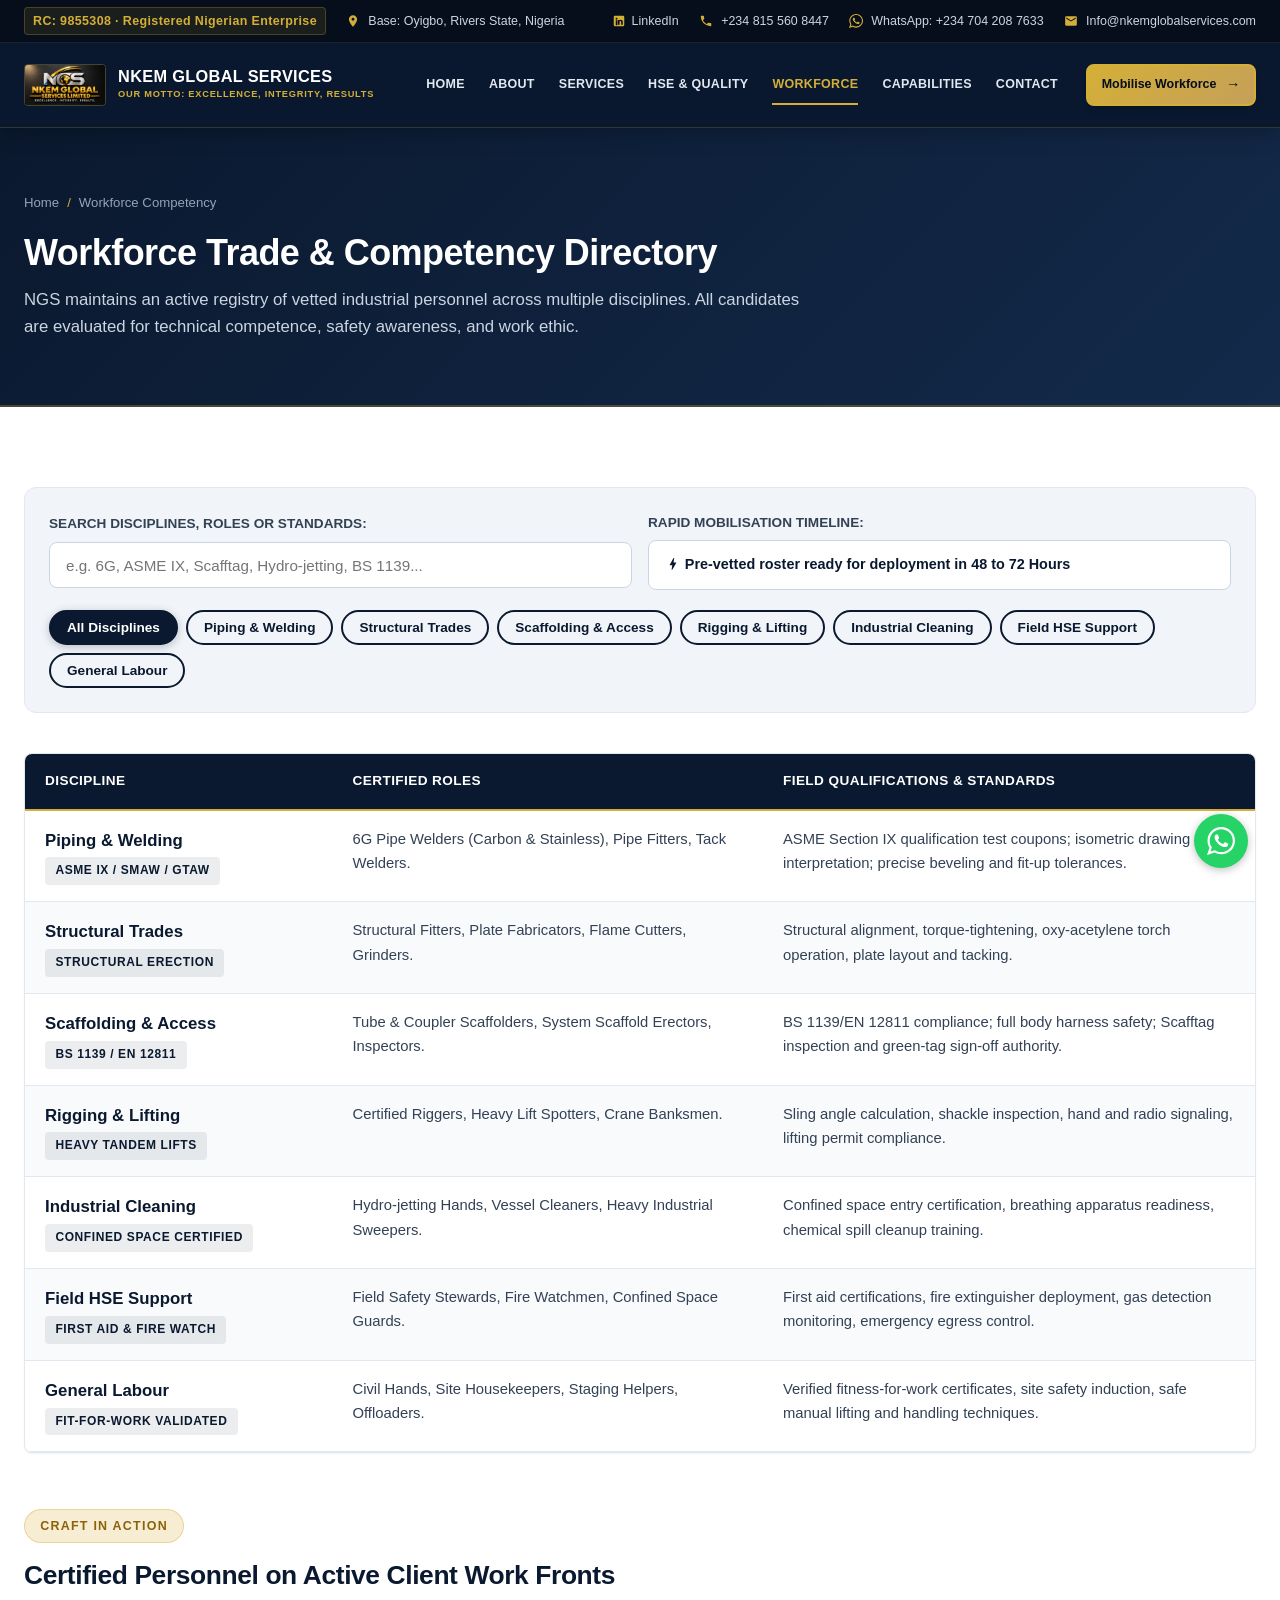
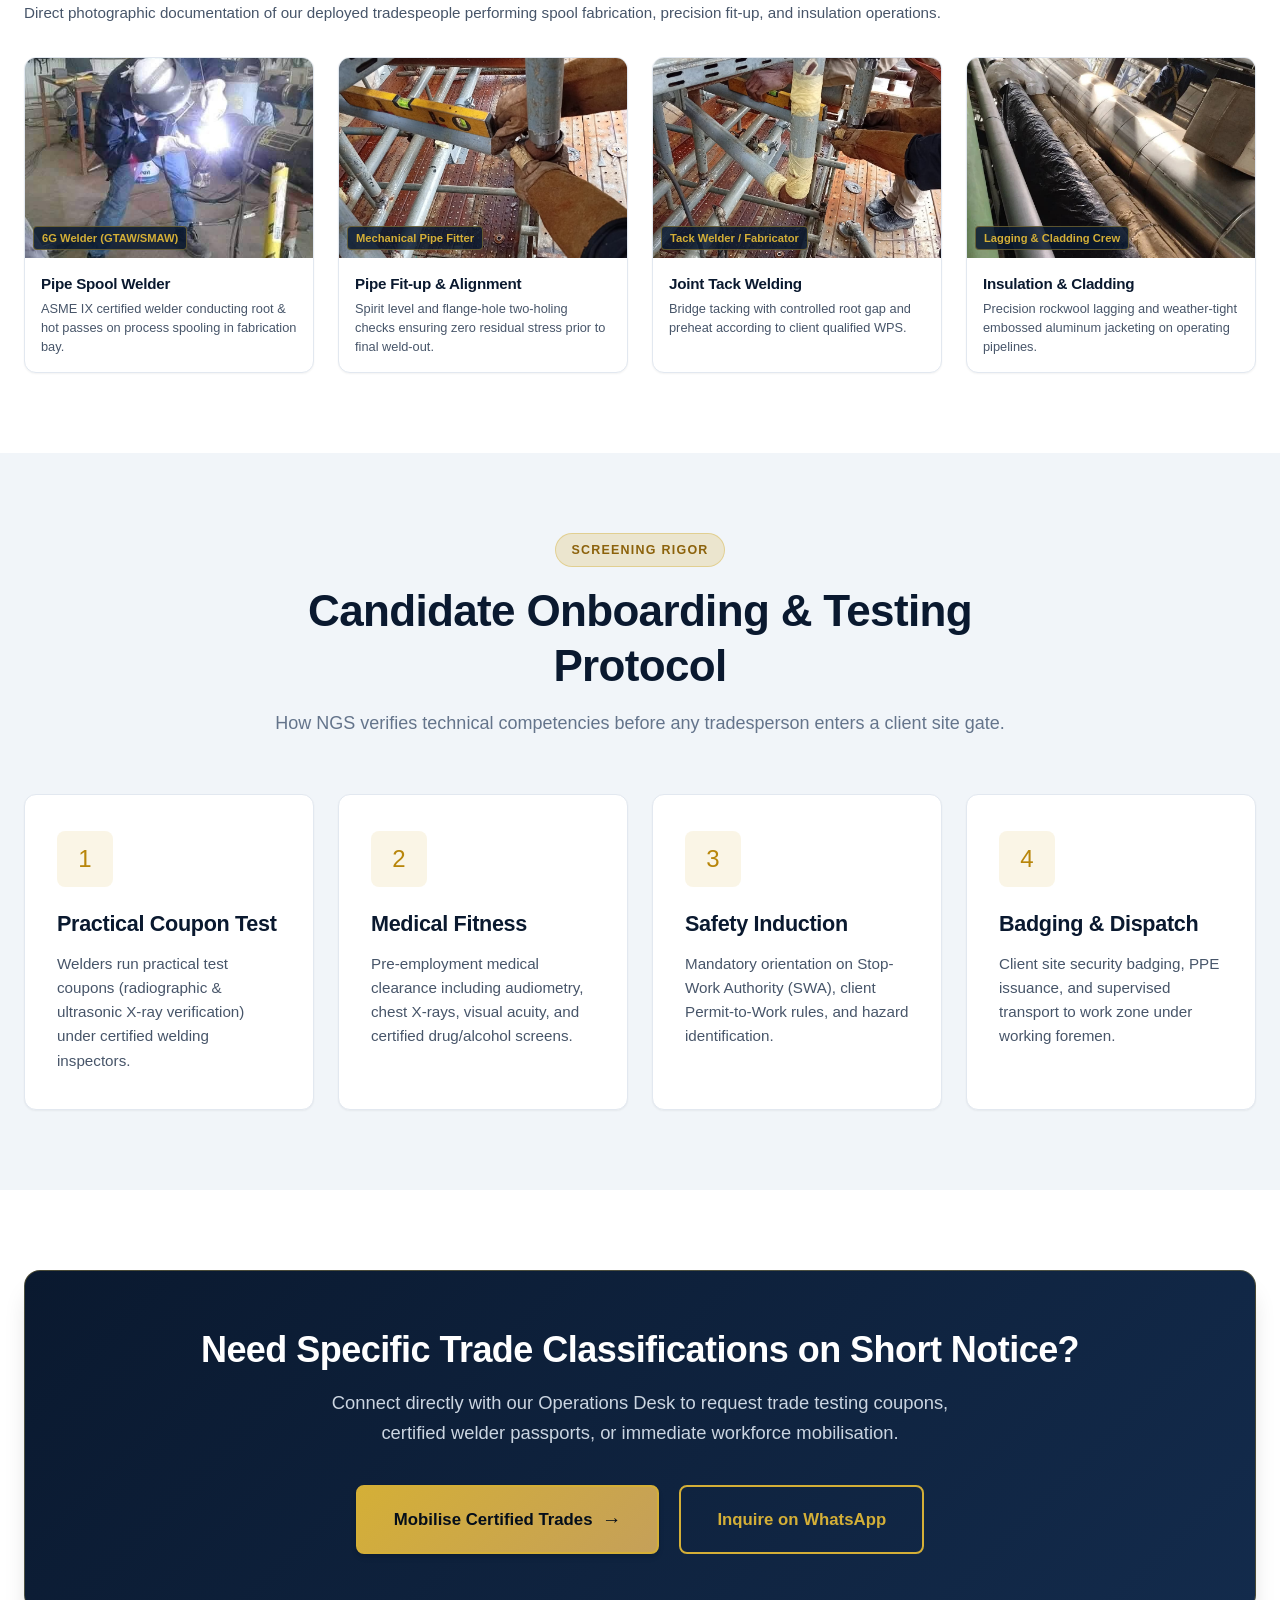
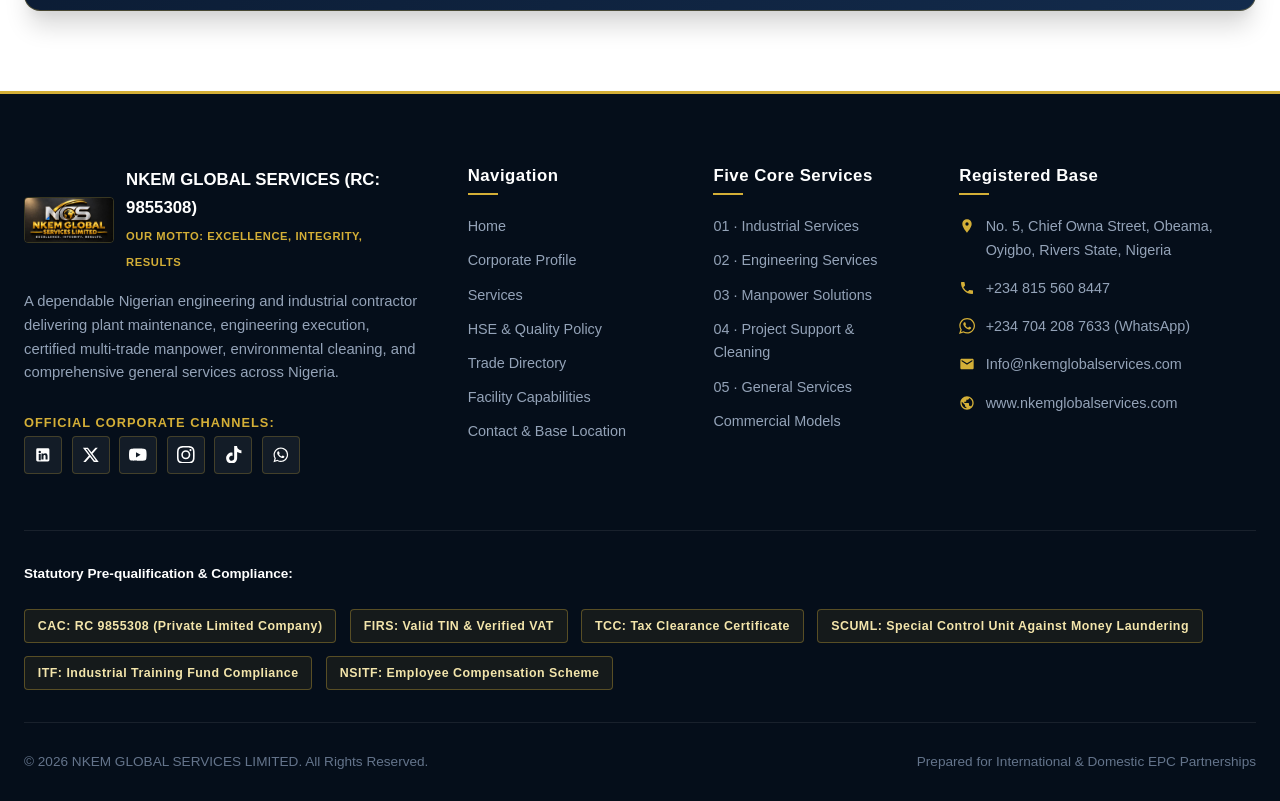
<file: workforce-directory.html>
<!DOCTYPE html>
<html lang="en">
<head>
  <meta charset="UTF-8">
  <meta name="viewport" content="width=device-width, initial-scale=1.0">
  <title>Workforce Trade & Competency Directory | NKEM Global Services Limited</title>
  <meta name="description" content="Explore NGS's trade registry: 6G welders, pipe fitters, scaffolders, heavy riggers, blasters, and safety stewards certified to ASME IX, BS 1139, and SA 2.5 standards.">
  <link rel="stylesheet" href="css/style.css">
  <link rel="icon" type="image/x-icon" href="favicon.ico">
  <link rel="icon" type="image/png" sizes="48x48" href="image/favicon-48.png">
  <link rel="icon" type="image/png" sizes="96x96" href="image/favicon-96.png">
  <link rel="icon" type="image/png" sizes="192x192" href="image/favicon-192.png">
  <link rel="apple-touch-icon" sizes="180x180" href="image/apple-touch-icon.png">
</head>
<body>

  <!-- Persistent Sticky Header Wrapper (Top Bar + Navigation) -->
  <div class="site-header-wrapper">
    <!-- Top Bar -->
    <div class="top-bar">
    <div class="container top-bar-inner">
      <div class="top-bar-left">
        <span class="top-bar-rc">
          <span class="hide-mobile">RC: 9855308 · Registered Nigerian Enterprise</span>
          <span class="show-mobile">RC: 9855308</span>
        </span>
        <span class="top-bar-item"><span class="icon"><svg class="svg-icon" viewBox="0 0 24 24" width="16" height="16" fill="currentColor"><path d="M12 2C8.13 2 5 5.13 5 9c0 5.25 7 13 7 13s7-7.75 7-13c0-3.87-3.13-7-7-7zm0 9.5a2.5 2.5 0 1 1 0-5 2.5 2.5 0 0 1 0 5z"/></svg></span> <span class="hide-mobile">Base: Oyigbo, Rivers State, Nigeria</span><span class="show-mobile">Oyigbo, Rivers State</span></span>
      </div>
      <div class="top-bar-right">
        <span class="top-bar-item"><a href="https://www.linkedin.com/in/nkem-global-services-limited-291158439/" target="_blank" rel="noopener noreferrer" style="color: inherit; text-decoration: none; display: inline-flex; align-items: center; gap: 0.25rem;"><span class="icon"><svg class="svg-icon" viewBox="0 0 24 24" width="14" height="14" fill="currentColor"><path d="M19 3a2 2 0 0 1 2 2v14a2 2 0 0 1-2 2H5a2 2 0 0 1-2-2V5a2 2 0 0 1 2-2h14m-.5 15.5v-5.3a3.26 3.26 0 0 0-3.26-3.26c-.85 0-1.84.52-2.28 1.3v-1.11h-2.79v8.37h2.79v-4.93c0-.77.62-1.4 1.39-1.4a1.4 1.4 0 0 1 1.4 1.4v4.93h2.75M6.46 10.9v8.37H9.25V10.9H6.46M7.86 6.54a1.64 1.64 0 0 0-1.66 1.64 1.64 1.64 0 0 0 1.66 1.63 1.63 1.63 0 0 0 1.64-1.63 1.64 1.64 0 0 0-1.64-1.64z"/></svg></span> <span class="hide-mobile">LinkedIn</span></a></span>
        <span class="top-bar-item"><span class="icon"><svg class="svg-icon" viewBox="0 0 24 24" width="16" height="16" fill="currentColor"><path d="M6.62 10.79a15.05 15.05 0 0 0 6.59 6.59l2.2-2.2a1 1 0 0 1 1.02-.24c1.12.37 2.33.57 3.57.57a1 1 0 0 1 1 1V20a1 1 0 0 1-1 1A17 17 0 0 1 3 4a1 1 0 0 1 1-1h3.5a1 1 0 0 1 1 1c0 1.25.2 2.45.57 3.57a1 1 0 0 1-.25 1.02l-2.2 2.2z"/></svg></span> <a href="tel:+2348155608447">+234 815 560 8447</a></span>
        <span class="top-bar-item"><span class="icon"><svg class="svg-icon" fill="currentColor" version="1.1" id="Capa_1" xmlns="http://www.w3.org/2000/svg" xmlns:xlink="http://www.w3.org/1999/xlink" viewBox="0 0 30.667 30.667" xml:space="preserve" width="16" height="16"><g id="SVGRepo_bgCarrier" stroke-width="0"></g><g id="SVGRepo_tracerCarrier" stroke-linecap="round" stroke-linejoin="round"></g><g id="SVGRepo_iconCarrier"> <g> <path d="M30.667,14.939c0,8.25-6.74,14.938-15.056,14.938c-2.639,0-5.118-0.675-7.276-1.857L0,30.667l2.717-8.017 c-1.37-2.25-2.159-4.892-2.159-7.712C0.559,6.688,7.297,0,15.613,0C23.928,0.002,30.667,6.689,30.667,14.939z M15.61,2.382 c-6.979,0-12.656,5.634-12.656,12.56c0,2.748,0.896,5.292,2.411,7.362l-1.58,4.663l4.862-1.545c2,1.312,4.393,2.076,6.963,2.076 c6.979,0,12.658-5.633,12.658-12.559C28.27,8.016,22.59,2.382,15.61,2.382z M23.214,18.38c-0.094-0.151-0.34-0.243-0.708-0.427 c-0.367-0.184-2.184-1.069-2.521-1.189c-0.34-0.123-0.586-0.185-0.832,0.182c-0.243,0.367-0.951,1.191-1.168,1.437 c-0.215,0.245-0.43,0.276-0.799,0.095c-0.369-0.186-1.559-0.57-2.969-1.817c-1.097-0.972-1.838-2.169-2.052-2.536 c-0.217-0.366-0.022-0.564,0.161-0.746c0.165-0.165,0.369-0.428,0.554-0.643c0.185-0.213,0.246-0.364,0.369-0.609 c0.121-0.245,0.06-0.458-0.031-0.643c-0.092-0.184-0.829-1.984-1.138-2.717c-0.307-0.732-0.614-0.611-0.83-0.611 c-0.215,0-0.461-0.03-0.707-0.03S9.897,8.215,9.56,8.582s-1.291,1.252-1.291,3.054c0,1.804,1.321,3.543,1.506,3.787 c0.186,0.243,2.554,4.062,6.305,5.528c3.753,1.465,3.753,0.976,4.429,0.914c0.678-0.062,2.184-0.885,2.49-1.739 C23.307,19.268,23.307,18.533,23.214,18.38z"></path> </g> </g></svg></span> <a href="https://wa.me/2347042087633" target="_blank"><span class="hide-mobile">WhatsApp: +234 704 208 7633</span><span class="show-mobile">WhatsApp</span></a></span>
        <span class="top-bar-item"><span class="icon"><svg class="svg-icon" viewBox="0 0 24 24" width="16" height="16" fill="currentColor"><path d="M20 4H4c-1.1 0-2 .9-2 2v12c0 1.1.9 2 2 2h16c1.1 0 2-.9 2-2V6c0-1.1-.9-2-2-2zm0 4l-8 5-8-5V6l8 5 8-5v2z"/></svg></span> <a href="mailto:Info@nkemglobalservices.com"><span class="hide-mobile">Info@nkemglobalservices.com</span><span class="show-mobile">Email Us</span></a></span>
      </div>
    </div>
  </div>

  <!-- Main Header -->
  <header class="site-header">
    <div class="container nav-container">
      <a href="index.html" class="brand-logo">
        <img src="image/logo.jpeg" alt="NGS Logo" class="brand-logo-img">
        <div class="brand-text">
          <span class="brand-name">NKEM GLOBAL SERVICES</span>
          <span class="brand-sub">Our Motto: Excellence, Integrity, Results</span>
        </div>
      </a>

      <nav class="nav-menu">
        <a href="index.html" class="nav-link">Home</a>
        <a href="about.html" class="nav-link">About</a>
        <a href="services.html" class="nav-link">Services</a>
        <a href="hse-quality.html" class="nav-link">HSE & Quality</a>
        <a href="workforce-directory.html" class="nav-link active">Workforce</a>
        <a href="capabilities.html" class="nav-link">Capabilities</a>
        <a href="contact.html" class="nav-link">Contact</a>
      </nav>

      <div class="header-cta">
        <a href="#rfp" class="btn btn-gold btn-sm open-rfp-modal">
          <span>Mobilise Workforce</span>
          <span class="btn-icon">→</span>
        </a>
      </div>

      <button class="mobile-toggle" id="mobileToggle" aria-label="Toggle navigation">
        <span></span>
        <span></span>
        <span></span>
      </button>
    </div>
  </header>
  </div>

  <!-- Mobile Drawer Menu -->
  <div class="mobile-drawer" id="mobileDrawer">
    <a href="index.html" class="nav-link">Home</a>
    <a href="about.html" class="nav-link">About</a>
    <a href="services.html" class="nav-link">Services</a>
    <a href="hse-quality.html" class="nav-link">HSE & Quality</a>
    <a href="workforce-directory.html" class="nav-link active">Workforce</a>
    <a href="capabilities.html" class="nav-link">Capabilities</a>
    <a href="contact.html" class="nav-link">Contact</a>
    <div style="margin-top: 1rem;">
      <a href="#rfp" class="btn btn-gold open-rfp-modal" style="width: 100%;">Mobilise Workforce</a>
    </div>
  </div>

  <!-- Page Hero -->
  <section class="page-hero">
    <div class="container">
      <div class="breadcrumbs">
        <a href="index.html">Home</a>
        <span class="sep">/</span>
        <span>Workforce Competency</span>
      </div>
      <h1 class="page-hero-title">Workforce Trade & Competency Directory</h1>
      <p class="page-hero-lead">
        NGS maintains an active registry of vetted industrial personnel across multiple disciplines. All candidates are evaluated for technical competence, safety awareness, and work ethic.
      </p>
    </div>
  </section>

  <!-- Interactive Directory Filter & Search -->
  <section class="section-padding bg-white">
    <div class="container">
      
      <!-- Filter Bar Controls -->
      <div style="background: var(--color-slate-100); padding: 1.5rem; border-radius: var(--radius-lg); margin-bottom: 2.5rem; border: 1px solid var(--color-slate-200);">
        <div class="grid-2" style="align-items: center; gap: 1rem;">
          <div>
            <label style="font-size: 0.85rem; font-weight: 700; color: var(--color-slate-700); text-transform: uppercase; margin-bottom: 0.4rem; display: block;">Search Disciplines, Roles or Standards:</label>
            <input type="text" id="directorySearch" class="form-control" placeholder="e.g. 6G, ASME IX, Scafftag, Hydro-jetting, BS 1139...">
          </div>
          <div>
            <label style="font-size: 0.85rem; font-weight: 700; color: var(--color-slate-700); text-transform: uppercase; margin-bottom: 0.4rem; display: block;">Rapid Mobilisation Timeline:</label>
            <div style="background: var(--color-white); padding: 0.75rem 1rem; border-radius: var(--radius-md); border: 1px solid var(--color-slate-300); font-size: 0.9rem; color: var(--color-primary-dark); font-weight: 600;">
              <svg class="svg-icon" viewBox="0 0 24 24" width="28" height="28" fill="currentColor"><path d="M11 21h-1l1-7H7.5c-.58 0-.57-.32-.38-.66.19-.34.05-.08.07-.12C8.48 10.94 10.42 7.54 13 3h1l-1 7h3.5c.49 0 .56.33.47.51l-.07.15C14.96 14.36 12.98 17.78 11 21z"/></svg> Pre-vetted roster ready for deployment in <strong>48 to 72 Hours</strong>
            </div>
          </div>
        </div>

        <div style="display: flex; gap: 0.5rem; flex-wrap: wrap; margin-top: 1.25rem;">
          <button class="filter-pill active btn btn-sm btn-navy" data-filter="all">All Disciplines</button>
          <button class="filter-pill btn btn-sm btn-outline-navy" data-filter="piping">Piping & Welding</button>
          <button class="filter-pill btn btn-sm btn-outline-navy" data-filter="structural">Structural Trades</button>
          <button class="filter-pill btn btn-sm btn-outline-navy" data-filter="scaffolding">Scaffolding & Access</button>
          <button class="filter-pill btn btn-sm btn-outline-navy" data-filter="rigging">Rigging & Lifting</button>
          <button class="filter-pill btn btn-sm btn-outline-navy" data-filter="cleaning">Industrial Cleaning</button>
          <button class="filter-pill btn btn-sm btn-outline-navy" data-filter="hse">Field HSE Support</button>
          <button class="filter-pill btn btn-sm btn-outline-navy" data-filter="general">General Labour</button>
        </div>
      </div>

      <!-- Competency Matrix Table (Verbatim Page 10) -->
      <div class="table-responsive">
        <table class="data-table">
          <thead>
            <tr>
              <th style="width: 25%;">Discipline</th>
              <th style="width: 35%;">Certified Roles</th>
              <th style="width: 40%;">Field Qualifications & Standards</th>
            </tr>
          </thead>
          <tbody id="directoryTableBody">
            <tr class="directory-item" data-category="piping">
              <td>
                <strong style="font-size: 1.05rem; color: var(--color-primary-dark);">Piping & Welding</strong>
                <span class="badge badge-navy">ASME IX / SMAW / GTAW</span>
              </td>
              <td>
                6G Pipe Welders (Carbon & Stainless), Pipe Fitters, Tack Welders.
              </td>
              <td>
                ASME Section IX qualification test coupons; isometric drawing interpretation; precise beveling and fit-up tolerances.
              </td>
            </tr>

            <tr class="directory-item" data-category="structural">
              <td>
                <strong style="font-size: 1.05rem; color: var(--color-primary-dark);">Structural Trades</strong>
                <span class="badge badge-navy">Structural Erection</span>
              </td>
              <td>
                Structural Fitters, Plate Fabricators, Flame Cutters, Grinders.
              </td>
              <td>
                Structural alignment, torque-tightening, oxy-acetylene torch operation, plate layout and tacking.
              </td>
            </tr>

            <tr class="directory-item" data-category="scaffolding">
              <td>
                <strong style="font-size: 1.05rem; color: var(--color-primary-dark);">Scaffolding & Access</strong>
                <span class="badge badge-navy">BS 1139 / EN 12811</span>
              </td>
              <td>
                Tube & Coupler Scaffolders, System Scaffold Erectors, Inspectors.
              </td>
              <td>
                BS 1139/EN 12811 compliance; full body harness safety; Scafftag inspection and green-tag sign-off authority.
              </td>
            </tr>

            <tr class="directory-item" data-category="rigging">
              <td>
                <strong style="font-size: 1.05rem; color: var(--color-primary-dark);">Rigging & Lifting</strong>
                <span class="badge badge-navy">Heavy Tandem Lifts</span>
              </td>
              <td>
                Certified Riggers, Heavy Lift Spotters, Crane Banksmen.
              </td>
              <td>
                Sling angle calculation, shackle inspection, hand and radio signaling, lifting permit compliance.
              </td>
            </tr>

            <tr class="directory-item" data-category="cleaning">
              <td>
                <strong style="font-size: 1.05rem; color: var(--color-primary-dark);">Industrial Cleaning</strong>
                <span class="badge badge-navy">Confined Space Certified</span>
              </td>
              <td>
                Hydro-jetting Hands, Vessel Cleaners, Heavy Industrial Sweepers.
              </td>
              <td>
                Confined space entry certification, breathing apparatus readiness, chemical spill cleanup training.
              </td>
            </tr>

            <tr class="directory-item" data-category="hse">
              <td>
                <strong style="font-size: 1.05rem; color: var(--color-primary-dark);">Field HSE Support</strong>
                <span class="badge badge-navy">First Aid & Fire Watch</span>
              </td>
              <td>
                Field Safety Stewards, Fire Watchmen, Confined Space Guards.
              </td>
              <td>
                First aid certifications, fire extinguisher deployment, gas detection monitoring, emergency egress control.
              </td>
            </tr>

            <tr class="directory-item" data-category="general">
              <td>
                <strong style="font-size: 1.05rem; color: var(--color-primary-dark);">General Labour</strong>
                <span class="badge badge-navy">Fit-for-Work Validated</span>
              </td>
              <td>
                Civil Hands, Site Housekeepers, Staging Helpers, Offloaders.
              </td>
              <td>
                Verified fitness-for-work certificates, site safety induction, safe manual lifting and handling techniques.
              </td>
            </tr>
          </tbody>
        </table>
      </div>

      <!-- Visual Trade Personnel Showcase -->
      <div style="margin-top: 3.5rem;">
        <div class="section-header" style="margin-bottom: 2rem;">
          <span class="tagline-badge">Craft In Action</span>
          <h3 style="font-size: 1.65rem; color: var(--color-primary-dark); margin-bottom: 0.5rem;">Certified Personnel on Active Client Work Fronts</h3>
          <p style="color: var(--color-slate-600); font-size: 0.95rem; margin: 0;">Direct photographic documentation of our deployed tradespeople performing spool fabrication, precision fit-up, and insulation operations.</p>
        </div>

        <div class="grid-4" style="gap: 1.5rem;">
          <div style="background: var(--color-white); border: 1px solid var(--color-slate-200); border-radius: var(--radius-lg); overflow: hidden; box-shadow: var(--shadow-sm);">
            <div style="height: 200px; overflow: hidden; position: relative;">
              <img src="NKEM_image/pipe_spool_welder_shop.jpeg" alt="6G Pipe Welder executing spool weld in fabrication shop" style="width: 100%; height: 100%; object-fit: cover;">
              <span style="position: absolute; bottom: 8px; left: 8px; background: rgba(10,25,47,0.85); color: var(--color-accent-gold); font-size: 0.7rem; font-weight: 700; padding: 2px 8px; border-radius: 4px; border: 1px solid rgba(212,175,55,0.4);">6G Welder (GTAW/SMAW)</span>
            </div>
            <div style="padding: 1rem;">
              <h4 style="font-size: 0.95rem; margin-bottom: 0.35rem; color: var(--color-primary-dark);">Pipe Spool Welder</h4>
              <p style="font-size: 0.8rem; color: var(--color-slate-600); line-height: 1.5; margin: 0;">ASME IX certified welder conducting root & hot passes on process spooling in fabrication bay.</p>
            </div>
          </div>

          <div style="background: var(--color-white); border: 1px solid var(--color-slate-200); border-radius: var(--radius-lg); overflow: hidden; box-shadow: var(--shadow-sm);">
            <div style="height: 200px; overflow: hidden; position: relative;">
              <img src="NKEM_image/pipe_fitup_alignment_level.jpeg" alt="Pipe fitters verifying angular alignment with spirit level" style="width: 100%; height: 100%; object-fit: cover;">
              <span style="position: absolute; bottom: 8px; left: 8px; background: rgba(10,25,47,0.85); color: var(--color-accent-gold); font-size: 0.7rem; font-weight: 700; padding: 2px 8px; border-radius: 4px; border: 1px solid rgba(212,175,55,0.4);">Mechanical Pipe Fitter</span>
            </div>
            <div style="padding: 1rem;">
              <h4 style="font-size: 0.95rem; margin-bottom: 0.35rem; color: var(--color-primary-dark);">Pipe Fit-up & Alignment</h4>
              <p style="font-size: 0.8rem; color: var(--color-slate-600); line-height: 1.5; margin: 0;">Spirit level and flange-hole two-holing checks ensuring zero residual stress prior to final weld-out.</p>
            </div>
          </div>

          <div style="background: var(--color-white); border: 1px solid var(--color-slate-200); border-radius: var(--radius-lg); overflow: hidden; box-shadow: var(--shadow-sm);">
            <div style="height: 200px; overflow: hidden; position: relative;">
              <img src="NKEM_image/pipe_fitup_tack_welding.jpeg" alt="Tack welding process spool under supervisor control" style="width: 100%; height: 100%; object-fit: cover;">
              <span style="position: absolute; bottom: 8px; left: 8px; background: rgba(10,25,47,0.85); color: var(--color-accent-gold); font-size: 0.7rem; font-weight: 700; padding: 2px 8px; border-radius: 4px; border: 1px solid rgba(212,175,55,0.4);">Tack Welder / Fabricator</span>
            </div>
            <div style="padding: 1rem;">
              <h4 style="font-size: 0.95rem; margin-bottom: 0.35rem; color: var(--color-primary-dark);">Joint Tack Welding</h4>
              <p style="font-size: 0.8rem; color: var(--color-slate-600); line-height: 1.5; margin: 0;">Bridge tacking with controlled root gap and preheat according to client qualified WPS.</p>
            </div>
          </div>

          <div style="background: var(--color-white); border: 1px solid var(--color-slate-200); border-radius: var(--radius-lg); overflow: hidden; box-shadow: var(--shadow-sm);">
            <div style="height: 200px; overflow: hidden; position: relative;">
              <img src="NKEM_image/aluminum_cladding_pipe.jpeg" alt="Thermal insulation and aluminum cladding technicians" style="width: 100%; height: 100%; object-fit: cover;">
              <span style="position: absolute; bottom: 8px; left: 8px; background: rgba(10,25,47,0.85); color: var(--color-accent-gold); font-size: 0.7rem; font-weight: 700; padding: 2px 8px; border-radius: 4px; border: 1px solid rgba(212,175,55,0.4);">Lagging & Cladding Crew</span>
            </div>
            <div style="padding: 1rem;">
              <h4 style="font-size: 0.95rem; margin-bottom: 0.35rem; color: var(--color-primary-dark);">Insulation & Cladding</h4>
              <p style="font-size: 0.8rem; color: var(--color-slate-600); line-height: 1.5; margin: 0;">Precision rockwool lagging and weather-tight embossed aluminum jacketing on operating pipelines.</p>
            </div>
          </div>
        </div>
      </div>
    </div>
  </section>

  <!-- Vetting & Onboarding Pathway -->
  <section class="section-padding bg-light">
    <div class="container">
      <div class="section-header text-center">
        <span class="tagline-badge">Screening Rigor</span>
        <h2 class="section-title">Candidate Onboarding & Testing Protocol</h2>
        <p class="section-subtitle">
          How NGS verifies technical competencies before any tradesperson enters a client site gate.
        </p>
      </div>

      <div class="grid-4">
        <div class="feature-card">
          <div class="feature-icon-box">1</div>
          <h4 class="feature-title">Practical Coupon Test</h4>
          <p class="feature-text">Welders run practical test coupons (radiographic & ultrasonic X-ray verification) under certified welding inspectors.</p>
        </div>

        <div class="feature-card">
          <div class="feature-icon-box">2</div>
          <h4 class="feature-title">Medical Fitness</h4>
          <p class="feature-text">Pre-employment medical clearance including audiometry, chest X-rays, visual acuity, and certified drug/alcohol screens.</p>
        </div>

        <div class="feature-card">
          <div class="feature-icon-box">3</div>
          <h4 class="feature-title">Safety Induction</h4>
          <p class="feature-text">Mandatory orientation on Stop-Work Authority (SWA), client Permit-to-Work rules, and hazard identification.</p>
        </div>

        <div class="feature-card">
          <div class="feature-icon-box">4</div>
          <h4 class="feature-title">Badging & Dispatch</h4>
          <p class="feature-text">Client site security badging, PPE issuance, and supervised transport to work zone under working foremen.</p>
        </div>
      </div>
    </div>
  </section>

  <!-- CTA Banner -->
  <section class="section-padding bg-white">
    <div class="container">
      <div class="cta-banner">
        <h2>Need Specific Trade Classifications on Short Notice?</h2>
        <p>
          Connect directly with our Operations Desk to request trade testing coupons, certified welder passports, or immediate workforce mobilisation.
        </p>
        <div class="cta-buttons">
          <a href="#rfp" class="btn btn-gold btn-lg open-rfp-modal">
            <span>Mobilise Certified Trades</span>
            <span class="btn-icon">→</span>
          </a>
          <a href="https://wa.me/2347042087633?text=Hello%20NKEM%20Global%20Services%20Limited,%20I%20need%20a%20workforce%20roster%20quote." target="_blank" class="btn btn-outline-gold btn-lg">
            <span>Inquire on WhatsApp</span>
          </a>
        </div>
      </div>
    </div>
  </section>

  <!-- Footer -->
  <footer class="site-footer">
    <div class="container">
      <div class="footer-top">
        <div class="footer-brand">
          <div style="display: flex; align-items: center; gap: 0.75rem; margin-bottom: 1rem;">
            <img src="image/logo.jpeg" alt="NGS Logo" style="height: 46px; background: transparent; padding: 0; border: 1px solid rgba(212, 175, 55, 0.25); border-radius: 4px;">
            <div>
              <span style="font-size: 1.05rem; font-weight: 800; color: #fff; display: block;">NKEM GLOBAL SERVICES (RC: 9855308)</span>
              <span style="font-size: 0.7rem; color: var(--color-accent-gold); font-weight: 700; letter-spacing: 0.05em; text-transform: uppercase;">Our Motto: Excellence, Integrity, Results</span>
            </div>
          </div>
          <p>
            A dependable Nigerian engineering and industrial contractor delivering plant maintenance, engineering execution, certified multi-trade manpower, environmental cleaning, and comprehensive general services across Nigeria.
          </p>

          <div class="footer-social-section">
            <span class="footer-social-title">Official Corporate Channels:</span>
            <div class="footer-social-grid">
              <a href="https://www.linkedin.com/in/nkem-global-services-limited-291158439/" target="_blank" rel="noopener noreferrer" class="footer-social-btn" aria-label="LinkedIn" title="LinkedIn (Official Profile)"><svg class="svg-icon" viewBox="0 0 24 24" width="18" height="18" fill="currentColor"><path d="M19 3a2 2 0 0 1 2 2v14a2 2 0 0 1-2 2H5a2 2 0 0 1-2-2V5a2 2 0 0 1 2-2h14m-.5 15.5v-5.3a3.26 3.26 0 0 0-3.26-3.26c-.85 0-1.84.52-2.28 1.3v-1.11h-2.79v8.37h2.79v-4.93c0-.77.62-1.4 1.39-1.4a1.4 1.4 0 0 1 1.4 1.4v4.93h2.75M6.46 10.9v8.37H9.25V10.9H6.46M7.86 6.54a1.64 1.64 0 0 0-1.66 1.64 1.64 1.64 0 0 0 1.66 1.63 1.63 1.63 0 0 0 1.64-1.63 1.64 1.64 0 0 0-1.64-1.64z"/></svg></a>
              <a href="https://x.com/NKEMGLOBALSERV" target="_blank" rel="noopener noreferrer" class="footer-social-btn" aria-label="X (Twitter)" title="X / Twitter (@NKEMGLOBALSERV)"><svg class="svg-icon" viewBox="0 0 24 24" width="18" height="18" fill="currentColor"><path d="M18.244 2.25h3.308l-7.227 8.26 8.502 11.24H16.17l-5.214-6.817L4.99 21.75H1.68l7.73-8.835L1.254 2.25H8.08l4.713 6.231zm-1.161 17.52h1.833L7.084 4.126H5.117z"/></svg></a>
              <a href="https://www.youtube.com/@NKEMGLOBALSERVICESLIMITED" target="_blank" rel="noopener noreferrer" class="footer-social-btn" aria-label="YouTube" title="YouTube (@NKEMGLOBALSERVICESLIMITED)"><svg class="svg-icon" viewBox="0 0 24 24" width="18" height="18" fill="currentColor"><path d="M23.498 6.186a3.016 3.016 0 0 0-2.122-2.136C19.505 3.545 12 3.545 12 3.545s-7.505 0-9.377.505A3.017 3.017 0 0 0 .502 6.186C0 8.07 0 12 0 12s0 3.93.502 5.814a3.016 3.016 0 0 0 2.122 2.136c1.871.505 9.376.505 9.376.505s7.505 0 9.377-.505a3.015 3.015 0 0 0 2.122-2.136C24 15.93 24 12 24 12s0-3.93-.502-5.814zM9.545 15.568V8.432L15.818 12l-6.273 3.568z"/></svg></a>
              <a href="https://www.instagram.com/nkemglobalservices/" target="_blank" rel="noopener noreferrer" class="footer-social-btn" aria-label="Instagram" title="Instagram (@nkemglobalservices)"><svg class="svg-icon" viewBox="0 0 24 24" width="18" height="18" fill="currentColor"><path d="M12 2.163c3.204 0 3.584.012 4.85.07 3.252.148 4.771 1.691 4.919 4.919.058 1.265.069 1.645.069 4.849 0 3.205-.012 3.584-.069 4.849-.149 3.225-1.664 4.771-4.919 4.919-1.266.058-1.644.07-4.85.07-3.204 0-3.584-.012-4.849-.07-3.26-.149-4.771-1.699-4.919-4.92-.058-1.265-.07-1.644-.07-4.849 0-3.204.013-3.583.07-4.849.149-3.227 1.664-4.771 4.919-4.919 1.266-.057 1.645-.069 4.849-.069zm0-2.163c-3.259 0-3.667.014-4.947.072-4.358.2-6.78 2.618-6.98 6.98-.059 1.281-.073 1.689-.073 4.948 0 3.259.014 3.668.072 4.948.2 4.358 2.618 6.78 6.98 6.98 1.281.058 1.689.072 4.948.072 3.259 0 3.668-.014 4.948-.072 4.354-.2 6.782-2.618 6.979-6.98.059-1.28.073-1.689.073-4.948 0-3.259-.014-3.667-.072-4.947-.196-4.354-2.617-6.78-6.979-6.98-1.281-.059-1.69-.073-4.949-.073zm0 5.838a6.162 6.162 0 1 0 0 12.324 6.162 6.162 0 0 0 0-12.324zM12 16a4 4 0 1 1 0-8 4 4 0 0 1 0 8zm6.406-11.845a1.44 1.44 0 1 0 0 2.881 1.44 1.44 0 0 0 0-2.881z"/></svg></a>
              <a href="https://www.tiktok.com/@nkemglobalservices" target="_blank" rel="noopener noreferrer" class="footer-social-btn" aria-label="TikTok" title="TikTok (@nkemglobalservices)"><svg class="svg-icon" viewBox="0 0 24 24" width="18" height="18" fill="currentColor"><path d="M12.525.02c1.31-.02 2.61-.01 3.91-.02.08 1.53.63 3.09 1.75 4.17 1.12 1.11 2.7 1.62 4.24 1.79v4.03c-1.44-.05-2.89-.35-4.2-.97-.57-.26-1.1-.59-1.62-.93-.01 2.92.01 5.84-.02 8.75-.08 1.4-.54 2.79-1.35 3.94-1.31 1.92-3.58 3.17-5.91 3.21-1.43.08-2.86-.31-4.08-1.03-2.02-1.19-3.44-3.37-3.65-5.71-.02-.5-.03-1-.01-1.49.18-1.9 1.12-3.72 2.58-4.96 1.66-1.44 3.98-2.13 6.15-1.72.02 1.48-.04 2.96-.04 4.44-.99-.32-2.15-.23-3.02.37-.63.41-1.11 1.04-1.36 1.75-.21.51-.24 1.07-.14 1.61.24 1.64 1.82 3.02 3.5 2.87 1.12-.01 2.19-.66 2.77-1.61.19-.33.4-.67.41-1.06.1-1.79.06-3.57.07-5.36.01-4.03-.01-8.05.02-12.07z"/></svg></a>
              <a href="https://wa.me/2347042087633" target="_blank" rel="noopener noreferrer" class="footer-social-btn" aria-label="WhatsApp" title="WhatsApp (+234 704 208 7633)"><svg class="svg-icon" viewBox="0 0 24 24" width="18" height="18" fill="currentColor"><path d="M12.04 2c-5.46 0-9.91 4.45-9.91 9.91 0 1.75.46 3.45 1.32 4.95L2.05 22l5.25-1.38c1.45.79 3.08 1.21 4.74 1.21 5.46 0 9.91-4.45 9.91-9.91 0-2.65-1.03-5.14-2.9-7.01A9.816 9.816 0 0 0 12.04 2m.01 1.67c2.2 0 4.26.86 5.82 2.42a8.225 8.225 0 0 1 2.41 5.83c0 4.54-3.7 8.24-8.24 8.24-1.48 0-2.93-.4-4.2-1.15l-.3-.18-3.12.82.83-3.04-.2-.31a8.19 8.19 0 0 1-1.26-4.38c0-4.54 3.7-8.24 8.24-8.24M8.53 7.33c-.16 0-.42.06-.64.3-.22.24-.85.83-.85 2.02s.87 2.35.99 2.51c.12.16 1.7 2.6 4.12 3.65.58.25 1.02.4 1.38.51.58.18 1.11.16 1.53.1.47-.07 1.44-.59 1.64-1.16.2-.57.2-1.06.14-1.16-.06-.1-.22-.16-.46-.28s-1.44-.71-1.66-.79c-.22-.08-.38-.12-.54.12-.16.24-.62.79-.76.95-.14.16-.28.18-.52.06s-1.01-.37-1.92-1.19c-.71-.63-1.19-1.41-1.33-1.65-.14-.24-.01-.37.11-.49.11-.11.24-.28.36-.42.12-.14.16-.24.24-.4.08-.16.04-.3-.02-.42s-.54-1.3-.74-1.79c-.2-.47-.4-.41-.55-.41z"/></svg></a>
            </div>
          </div>
        </div>

        <div>
          <h4 class="footer-col-title">Navigation</h4>
          <div class="footer-links">
            <a href="index.html">Home</a>
            <a href="about.html">Corporate Profile</a>
            <a href="services.html">Services</a>
            <a href="hse-quality.html">HSE & Quality Policy</a>
            <a href="workforce-directory.html">Trade Directory</a>
            <a href="capabilities.html">Facility Capabilities</a>
            <a href="contact.html">Contact & Base Location</a>
          </div>
        </div>

        <div>
          <h4 class="footer-col-title">Five Core Services</h4>
          <div class="footer-links">
            <a href="services.html#service-01">01 · Industrial Services</a>
            <a href="services.html#service-02">02 · Engineering Services</a>
            <a href="services.html#service-03">03 · Manpower Solutions</a>
            <a href="services.html#service-04">04 · Project Support & Cleaning</a>
            <a href="services.html#service-05">05 · General Services</a>
            <a href="services.html#commercial-models">Commercial Models</a>
          </div>
        </div>

        <div>
          <h4 class="footer-col-title">Registered Base</h4>
          <div class="footer-contact-list">
            <div class="footer-contact-item">
              <span class="icon"><svg class="svg-icon" viewBox="0 0 24 24" width="16" height="16" fill="currentColor"><path d="M12 2C8.13 2 5 5.13 5 9c0 5.25 7 13 7 13s7-7.75 7-13c0-3.87-3.13-7-7-7zm0 9.5a2.5 2.5 0 1 1 0-5 2.5 2.5 0 0 1 0 5z"/></svg></span>
              <span>No. 5, Chief Owna Street, Obeama, Oyigbo, Rivers State, Nigeria</span>
            </div>
            <div class="footer-contact-item">
              <span class="icon"><svg class="svg-icon" viewBox="0 0 24 24" width="16" height="16" fill="currentColor"><path d="M6.62 10.79a15.05 15.05 0 0 0 6.59 6.59l2.2-2.2a1 1 0 0 1 1.02-.24c1.12.37 2.33.57 3.57.57a1 1 0 0 1 1 1V20a1 1 0 0 1-1 1A17 17 0 0 1 3 4a1 1 0 0 1 1-1h3.5a1 1 0 0 1 1 1c0 1.25.2 2.45.57 3.57a1 1 0 0 1-.25 1.02l-2.2 2.2z"/></svg></span>
              <span><a href="tel:+2348155608447">+234 815 560 8447</a></span>
            </div>
            <div class="footer-contact-item">
              <span class="icon"><svg class="svg-icon" fill="currentColor" version="1.1" id="Capa_1" xmlns="http://www.w3.org/2000/svg" xmlns:xlink="http://www.w3.org/1999/xlink" viewBox="0 0 30.667 30.667" xml:space="preserve" width="16" height="16"><g id="SVGRepo_bgCarrier" stroke-width="0"></g><g id="SVGRepo_tracerCarrier" stroke-linecap="round" stroke-linejoin="round"></g><g id="SVGRepo_iconCarrier"> <g> <path d="M30.667,14.939c0,8.25-6.74,14.938-15.056,14.938c-2.639,0-5.118-0.675-7.276-1.857L0,30.667l2.717-8.017 c-1.37-2.25-2.159-4.892-2.159-7.712C0.559,6.688,7.297,0,15.613,0C23.928,0.002,30.667,6.689,30.667,14.939z M15.61,2.382 c-6.979,0-12.656,5.634-12.656,12.56c0,2.748,0.896,5.292,2.411,7.362l-1.58,4.663l4.862-1.545c2,1.312,4.393,2.076,6.963,2.076 c6.979,0,12.658-5.633,12.658-12.559C28.27,8.016,22.59,2.382,15.61,2.382z M23.214,18.38c-0.094-0.151-0.34-0.243-0.708-0.427 c-0.367-0.184-2.184-1.069-2.521-1.189c-0.34-0.123-0.586-0.185-0.832,0.182c-0.243,0.367-0.951,1.191-1.168,1.437 c-0.215,0.245-0.43,0.276-0.799,0.095c-0.369-0.186-1.559-0.57-2.969-1.817c-1.097-0.972-1.838-2.169-2.052-2.536 c-0.217-0.366-0.022-0.564,0.161-0.746c0.165-0.165,0.369-0.428,0.554-0.643c0.185-0.213,0.246-0.364,0.369-0.609 c0.121-0.245,0.06-0.458-0.031-0.643c-0.092-0.184-0.829-1.984-1.138-2.717c-0.307-0.732-0.614-0.611-0.83-0.611 c-0.215,0-0.461-0.03-0.707-0.03S9.897,8.215,9.56,8.582s-1.291,1.252-1.291,3.054c0,1.804,1.321,3.543,1.506,3.787 c0.186,0.243,2.554,4.062,6.305,5.528c3.753,1.465,3.753,0.976,4.429,0.914c0.678-0.062,2.184-0.885,2.49-1.739 C23.307,19.268,23.307,18.533,23.214,18.38z"></path> </g> </g></svg></span>
              <span><a href="https://wa.me/2347042087633" target="_blank">+234 704 208 7633 (WhatsApp)</a></span>
            </div>
            <div class="footer-contact-item">
              <span class="icon"><svg class="svg-icon" viewBox="0 0 24 24" width="16" height="16" fill="currentColor"><path d="M20 4H4c-1.1 0-2 .9-2 2v12c0 1.1.9 2 2 2h16c1.1 0 2-.9 2-2V6c0-1.1-.9-2-2-2zm0 4l-8 5-8-5V6l8 5 8-5v2z"/></svg></span>
              <span><a href="mailto:Info@nkemglobalservices.com">Info@nkemglobalservices.com</a></span>
            </div>
            <div class="footer-contact-item">
              <span class="icon"><svg class="svg-icon" viewBox="0 0 24 24" width="16" height="16" fill="currentColor"><path d="M12 2C6.48 2 2 6.48 2 12s4.48 10 10 10 10-4.48 10-10S17.52 2 12 2zm-1 17.93c-3.95-.49-7-3.85-7-7.93 0-.62.08-1.21.21-1.79L9 15v1c0 1.1.9 2 2 2v1.93zm6.9-2.54c-.26-.81-1-1.39-1.9-1.39h-1v-3c0-.55-.45-1-1-1H8v-2h2c.55 0 1-.45 1-1V7h2c1.1 0 2-.9 2-2v-.41c2.93 1.19 5 4.06 5 7.41 0 2.08-.8 3.97-2.1 5.39z"/></svg></span>
              <span><a href="http://www.nkemglobalservices.com">www.nkemglobalservices.com</a></span>
            </div>
          </div>
        </div>
      </div>

      <div class="footer-compliance">
        <span style="font-size: 0.85rem; font-weight: 700; color: #fff;">Statutory Pre-qualification & Compliance:</span>
        <div class="compliance-badges">
          <span class="compliance-badge-item">CAC: RC 9855308 (Private Limited Company)</span>
          <span class="compliance-badge-item">FIRS: Valid TIN &amp; Verified VAT</span>
          <span class="compliance-badge-item">TCC: Tax Clearance Certificate</span>
          <span class="compliance-badge-item">SCUML: Special Control Unit Against Money Laundering</span>
          <span class="compliance-badge-item">ITF: Industrial Training Fund Compliance</span>
          <span class="compliance-badge-item">NSITF: Employee Compensation Scheme</span>
        </div>
      </div>

      <div class="footer-bottom">
        <span>© 2026 NKEM GLOBAL SERVICES LIMITED. All Rights Reserved.</span>
        <span>Prepared for International & Domestic EPC Partnerships</span>
      </div>
    </div>
  </footer>

  <!-- Floating WhatsApp -->
  <a href="https://wa.me/2347042087633" target="_blank" class="floating-whatsapp" aria-label="Chat on WhatsApp"><svg fill="#ffffff" version="1.1" id="Capa_1" xmlns="http://www.w3.org/2000/svg" xmlns:xlink="http://www.w3.org/1999/xlink" viewBox="0 0 30.667 30.667" xml:space="preserve" width="28" height="28"><g id="SVGRepo_bgCarrier" stroke-width="0"></g><g id="SVGRepo_tracerCarrier" stroke-linecap="round" stroke-linejoin="round"></g><g id="SVGRepo_iconCarrier"> <g> <path d="M30.667,14.939c0,8.25-6.74,14.938-15.056,14.938c-2.639,0-5.118-0.675-7.276-1.857L0,30.667l2.717-8.017 c-1.37-2.25-2.159-4.892-2.159-7.712C0.559,6.688,7.297,0,15.613,0C23.928,0.002,30.667,6.689,30.667,14.939z M15.61,2.382 c-6.979,0-12.656,5.634-12.656,12.56c0,2.748,0.896,5.292,2.411,7.362l-1.58,4.663l4.862-1.545c2,1.312,4.393,2.076,6.963,2.076 c6.979,0,12.658-5.633,12.658-12.559C28.27,8.016,22.59,2.382,15.61,2.382z M23.214,18.38c-0.094-0.151-0.34-0.243-0.708-0.427 c-0.367-0.184-2.184-1.069-2.521-1.189c-0.34-0.123-0.586-0.185-0.832,0.182c-0.243,0.367-0.951,1.191-1.168,1.437 c-0.215,0.245-0.43,0.276-0.799,0.095c-0.369-0.186-1.559-0.57-2.969-1.817c-1.097-0.972-1.838-2.169-2.052-2.536 c-0.217-0.366-0.022-0.564,0.161-0.746c0.165-0.165,0.369-0.428,0.554-0.643c0.185-0.213,0.246-0.364,0.369-0.609 c0.121-0.245,0.06-0.458-0.031-0.643c-0.092-0.184-0.829-1.984-1.138-2.717c-0.307-0.732-0.614-0.611-0.83-0.611 c-0.215,0-0.461-0.03-0.707-0.03S9.897,8.215,9.56,8.582s-1.291,1.252-1.291,3.054c0,1.804,1.321,3.543,1.506,3.787 c0.186,0.243,2.554,4.062,6.305,5.528c3.753,1.465,3.753,0.976,4.429,0.914c0.678-0.062,2.184-0.885,2.49-1.739 C23.307,19.268,23.307,18.533,23.214,18.38z"></path> </g> </g></svg><span class="whatsapp-tooltip">Chat with Operations Desk</span>
  </a>

  <!-- Modal -->
  <div class="modal-overlay" id="rfpModal">
    <div class="modal-content">
      <div class="modal-header">
        <h3 class="modal-title">Request Service & Workforce Mobilisation</h3>
        <button class="modal-close close-modal">&times;</button>
      </div>
      <div class="modal-body">
        <form class="rfp-submit-form">
          <div class="form-group">
            <label class="form-label">Prime Contractor / Organisation *</label>
            <input type="text" name="contractor" class="form-control" placeholder="Company name" required>
          </div>
          <div class="grid-2">
            <div class="form-group">
              <label class="form-label">Contact Person *</label>
              <input type="text" name="name" class="form-control" required>
            </div>
            <div class="form-group">
              <label class="form-label">Phone / WhatsApp *</label>
              <input type="tel" name="phone" class="form-control" required>
            </div>
          </div>
          <div class="form-group">
            <label class="form-label">Corporate Email *</label>
            <input type="email" name="email" class="form-control" required>
          </div>
          <div class="form-group">
            <label class="form-label">Project Location in Nigeria *</label>
            <input type="text" name="location" class="form-control" placeholder="e.g. Oyigbo, Onne, Bonny Island, Port Harcourt" required>
          </div>
          <div class="form-group">
            <label class="form-label">Task Scope & Trade Requirements</label>
            <textarea name="scope" class="form-control" placeholder="Required trades, headcount, shift duration..."></textarea>
          </div>
          <button type="submit" class="btn btn-gold btn-lg" style="width: 100%;">Submit Mobilisation Inquiry</button>
        </form>
      </div>
    </div>
  </div>

  <script src="js/main.js"></script>
</body>
</html>
</file>
<file: css/style.css>
/* ==========================================================================
   NKEM GLOBAL SERVICES LIMITED (NGS) — CORPORATE DESIGN SYSTEM & STYLESHEET
   2026 Qualification Edition | Industrial Engineering & Manpower
   ========================================================================== */

/* --------------------------------------------------------------------------
   1. CSS Custom Properties / Design Tokens
   -------------------------------------------------------------------------- */
:root {
  /* Brand Primary Colors (Deep Industrial Navy) */
  --color-primary-darkest: #050e1a;
  --color-primary-dark: #0A192F;
  --color-primary: #0E223D;
  --color-primary-medium: #132b4c;
  --color-primary-light: #1E3A63;
  
  /* Brand Accent Colors (Metallic Gold & Engineering Amber) */
  --color-accent-gold: #D4AF37;
  --color-accent-gold-light: #F3E5AB;
  --color-accent-gold-dark: #B8860B;
  --color-accent-bronze: #C5A059;
  --color-accent-ochre: #E5B842;
  --color-accent-hover: #DFB847;

  /* Neutrals & Slate */
  --color-slate-900: #0F172A;
  --color-slate-800: #1E293B;
  --color-slate-700: #334155;
  --color-slate-600: #475569;
  --color-slate-500: #64748B;
  --color-slate-400: #94A3B8;
  --color-slate-300: #CBD5E1;
  --color-slate-200: #E2E8F0;
  --color-slate-100: #F1F5F9;
  --color-slate-50: #F8FAFC;
  --color-white: #FFFFFF;

  /* Status Colors */
  --color-success: #10B981;
  --color-warning: #F59E0B;
  --color-danger: #EF4444;
  --color-info: #0284C7;

  /* Typography */
  --font-heading: 'Inter', -apple-system, BlinkMacSystemFont, 'Segoe UI', Roboto, Helvetica, Arial, sans-serif;
  --font-body: 'Inter', -apple-system, BlinkMacSystemFont, 'Segoe UI', Roboto, Helvetica, Arial, sans-serif;
  --font-mono: 'SFMono-Regular', Consolas, 'Liberation Mono', Menlo, monospace;

  /* Layout & Elevations */
  --container-max-width: 1280px;
  --container-narrow-width: 1040px;
  --header-height: 84px;
  --topbar-height: 40px;
  --header-total-height: 124px;
  
  --shadow-sm: 0 1px 2px 0 rgba(0, 0, 0, 0.05);
  --shadow-md: 0 4px 6px -1px rgba(0, 0, 0, 0.1), 0 2px 4px -1px rgba(0, 0, 0, 0.06);
  --shadow-lg: 0 10px 15px -3px rgba(0, 0, 0, 0.1), 0 4px 6px -2px rgba(0, 0, 0, 0.05);
  --shadow-xl: 0 20px 25px -5px rgba(0, 0, 0, 0.15), 0 10px 10px -5px rgba(0, 0, 0, 0.04);
  --shadow-gold: none;

  --radius-sm: 4px;
  --radius-md: 8px;
  --radius-lg: 12px;
  --radius-xl: 16px;
  --radius-full: 9999px;

  --transition-fast: 0.15s ease;
  --transition-normal: 0.25s ease;
  --transition-slow: 0.4s ease;
}

/* --------------------------------------------------------------------------
   2. Reset & Global Base
   -------------------------------------------------------------------------- */
*, *::before, *::after {
  box-sizing: border-box;
  margin: 0;
  padding: 0;
}

html {
  scroll-behavior: smooth;
  font-size: 16px;
  -webkit-text-size-adjust: 100%;
  scrollbar-width: thin;
  scrollbar-color: var(--color-slate-400) var(--color-slate-100);
  width: 100%;
  max-width: 100%;
  overflow-x: clip;
  scroll-padding-top: var(--header-total-height, 124px);
}

/* Custom Scrollbar for Browser Windows */
::-webkit-scrollbar {
  width: 9px;
  height: 9px;
}

::-webkit-scrollbar-track {
  background: #F1F5F9;
}

::-webkit-scrollbar-thumb {
  background: #CBD5E1;
  border-radius: 9999px;
  border: 2px solid #F1F5F9;
  transition: background-color 0.2s ease;
}

::-webkit-scrollbar-thumb:hover {
  background: var(--color-accent-gold);
}

body {
  font-family: var(--font-body);
  font-size: 1rem;
  line-height: 1.65;
  color: var(--color-slate-700);
  background-color: var(--color-slate-50);
  width: 100%;
  max-width: 100%;
  overflow-x: clip;
  position: relative;
  -webkit-font-smoothing: antialiased;
  padding-top: var(--header-total-height, 124px);
}

img, picture, video, canvas, iframe {
  display: block;
  max-width: 100%;
  height: auto;
}

svg {
  max-width: 100%;
}

.svg-icon {
  display: inline-block;
  vertical-align: middle;
  flex-shrink: 0;
}

.icon {
  display: inline-flex;
  align-items: center;
  justify-content: center;
  flex-shrink: 0;
}

a {
  color: inherit;
  text-decoration: none;
  transition: color var(--transition-fast);
}

ul, ol {
  list-style: none;
}

h1, h2, h3, h4, h5, h6, p, a, span, li, td, th {
  overflow-wrap: break-word;
  word-break: break-word;
}

h1, h2, h3, h4, h5, h6 {
  font-family: var(--font-heading);
  color: var(--color-primary-dark);
  font-weight: 700;
  line-height: 1.25;
  letter-spacing: -0.015em;
}

p {
  margin-bottom: 1rem;
}

p:last-child {
  margin-bottom: 0;
}

/* --------------------------------------------------------------------------
   3. Container & Utility Classes
   -------------------------------------------------------------------------- */
.container {
  width: 100%;
  max-width: var(--container-max-width);
  margin-left: auto;
  margin-right: auto;
  padding-left: 1.5rem;
  padding-right: 1.5rem;
}

.container-narrow {
  width: 100%;
  max-width: var(--container-narrow-width);
  margin-left: auto;
  margin-right: auto;
  padding-left: 1.5rem;
  padding-right: 1.5rem;
}

.section-padding {
  padding-top: 5rem;
  padding-bottom: 5rem;
}

.section-padding-sm {
  padding-top: 3.5rem;
  padding-bottom: 3.5rem;
}

.bg-dark {
  background-color: var(--color-primary-dark);
  color: var(--color-slate-200);
}

.bg-dark h1, .bg-dark h2, .bg-dark h3, .bg-dark h4 {
  color: var(--color-white);
}

.bg-medium {
  background-color: var(--color-primary-medium);
  color: var(--color-slate-200);
}

.bg-light {
  background-color: var(--color-slate-100);
}

.bg-white {
  background-color: var(--color-white);
}

.text-gold {
  color: var(--color-accent-gold) !important;
}

.text-white {
  color: var(--color-white) !important;
}

.text-center {
  text-align: center;
}

/* Section Headers */
.section-header {
  margin-bottom: 3.5rem;
}

.section-header.text-center {
  max-width: 780px;
  margin-left: auto;
  margin-right: auto;
}

.tagline-badge {
  display: inline-flex;
  align-items: center;
  gap: 0.5rem;
  font-size: 0.78rem;
  font-weight: 750;
  text-transform: uppercase;
  letter-spacing: 0.1em;
  color: #8C620B; /* Brightened rich antique gold text */
  background: rgba(212, 175, 55, 0.22); /* Darkened pill container background */
  border: 1px solid rgba(212, 175, 55, 0.4); /* Original border color preserved */
  padding: 0.35rem 0.95rem;
  border-radius: var(--radius-full);
  margin-bottom: 1rem;
}

/* Tagline badge inside dark backgrounds (hero, bg-medium, bg-dark, dark cards) */
.bg-dark .tagline-badge,
.bg-medium .tagline-badge,
.card-dark .tagline-badge,
.hero .tagline-badge,
.page-hero .tagline-badge,
.section-padding-sm.bg-medium .tagline-badge {
  background: rgba(212, 175, 55, 0.12);
  border: 1px solid rgba(212, 175, 55, 0.35);
  color: var(--color-accent-gold);
  box-shadow: none;
}

.tagline-badge-dark {
  background: rgba(10, 25, 47, 0.06);
  border-color: rgba(10, 25, 47, 0.15);
  color: var(--color-primary-medium);
}

.section-title {
  font-size: 2.25rem;
  margin-bottom: 1rem;
}

@media (min-width: 768px) {
  .section-title {
    font-size: 2.75rem;
  }
}

.section-subtitle {
  font-size: 1.125rem;
  color: var(--color-slate-500);
  line-height: 1.6;
}

.bg-dark .section-subtitle {
  color: var(--color-slate-300);
}

/* --------------------------------------------------------------------------
   4. Buttons & Badges
   -------------------------------------------------------------------------- */
.btn {
  display: inline-flex;
  align-items: center;
  justify-content: center;
  gap: 0.6rem;
  padding: 0.85rem 1.75rem;
  font-size: 0.95rem;
  font-weight: 600;
  border-radius: var(--radius-md);
  border: 2px solid transparent;
  cursor: pointer;
  transition: all var(--transition-normal);
  text-decoration: none;
  white-space: nowrap;
}

.btn-gold {
  background: linear-gradient(135deg, var(--color-accent-gold) 0%, var(--color-accent-bronze) 100%);
  color: var(--color-primary-darkest);
  border-color: var(--color-accent-gold);
  box-shadow: var(--shadow-md);
}

.btn-gold:hover {
  background: linear-gradient(135deg, var(--color-accent-ochre) 0%, var(--color-accent-gold) 100%);
  box-shadow: var(--shadow-sm);
  color: var(--color-primary-darkest);
}

.btn-outline-gold {
  background: transparent;
  color: var(--color-accent-gold);
  border-color: var(--color-accent-gold);
}

.btn-outline-gold:hover {
  background: rgba(212, 175, 55, 0.12);
  color: var(--color-white);
  border-color: var(--color-accent-ochre);
}

.btn-navy {
  background: var(--color-primary-dark);
  color: var(--color-white);
  border-color: var(--color-primary-dark);
}

.btn-navy:hover {
  background: var(--color-primary-medium);
  border-color: var(--color-primary-medium);
  color: var(--color-accent-gold);
}

.btn-outline-navy {
  background: transparent;
  color: var(--color-primary-dark);
  border-color: var(--color-primary-dark);
}

.btn-outline-navy:hover {
  background: var(--color-primary-dark);
  color: var(--color-white);
}

.btn-sm {
  padding: 0.5rem 1rem;
  font-size: 0.85rem;
}

.btn-lg {
  padding: 1.05rem 2.25rem;
  font-size: 1.05rem;
}

.btn-icon {
  font-size: 1.15em;
  transition: transform var(--transition-fast);
}

.btn:hover .btn-icon {
  transform: none;
}

/* Badges */
.badge {
  display: inline-block;
  padding: 0.25rem 0.65rem;
  font-size: 0.75rem;
  font-weight: 700;
  border-radius: var(--radius-sm);
  text-transform: uppercase;
  letter-spacing: 0.05em;
}

.badge-gold {
  background-color: rgba(212, 175, 55, 0.15);
  color: var(--color-accent-gold-dark);
  border: 1px solid rgba(212, 175, 55, 0.4);
}

.badge-navy {
  background-color: rgba(10, 25, 47, 0.08);
  color: var(--color-primary-dark);
}

.badge-success {
  background-color: rgba(16, 185, 129, 0.12);
  color: var(--color-success);
}

/* Discipline Directory Filter Pills */
.filter-pill {
  cursor: pointer;
  border-radius: var(--radius-full) !important;
  transition: all var(--transition-fast);
}

.filter-pill.active {
  background-color: var(--color-primary-dark) !important;
  color: var(--color-white) !important;
  border-color: var(--color-primary-dark) !important;
  box-shadow: 0 2px 8px rgba(10, 25, 47, 0.25);
}

/* --------------------------------------------------------------------------
   5. Top Announcement / Pre-qualification Bar
   -------------------------------------------------------------------------- */
/* --------------------------------------------------------------------------
   5. Top Announcement / Pre-qualification Bar
   -------------------------------------------------------------------------- */
.top-bar {
  background-color: var(--color-primary-darkest);
  color: var(--color-slate-300);
  font-size: 0.78rem;
  border-bottom: 1px solid rgba(255, 255, 255, 0.08);
  padding: 0.45rem 0;
  width: 100%;
  max-width: 100%;
  overflow: hidden;
}

.top-bar-inner {
  display: flex;
  align-items: center;
  justify-content: space-between;
  flex-wrap: wrap;
  gap: 0.75rem;
}

.top-bar-left, .top-bar-right {
  display: flex;
  align-items: center;
  gap: 1.25rem;
  flex-wrap: wrap;
}

.top-bar-item {
  display: inline-flex;
  align-items: center;
  gap: 0.4rem;
  color: var(--color-slate-300);
  white-space: nowrap;
}

.top-bar-item a:hover {
  color: var(--color-accent-gold);
}

.top-bar-item .icon {
  color: var(--color-accent-gold);
}

.top-bar-rc {
  color: var(--color-accent-gold);
  font-weight: 700;
  letter-spacing: 0.03em;
  background: rgba(212, 175, 55, 0.1);
  padding: 0.15rem 0.5rem;
  border-radius: var(--radius-sm);
  border: 1px solid rgba(212, 175, 55, 0.25);
  white-space: nowrap;
}

/* Visibility helpers for responsive text */
.show-mobile {
  display: none !important;
}
.hide-mobile {
  display: inline !important;
}

@media (max-width: 768px) {
  :root {
    --header-height: 72px;
    --header-total-height: 118px;
  }

  .show-mobile {
    display: inline !important;
  }
  .hide-mobile {
    display: none !important;
  }

  .top-bar {
    padding: 0.35rem 0;
  }

  /* Continuous flex flow from left: fills each line to the end before wrapping */
  .top-bar-inner {
    display: flex;
    flex-direction: row !important;
    flex-wrap: wrap !important;
    align-items: center;
    justify-content: flex-start !important;
    gap: 0.35rem 0.75rem;
    text-align: left !important;
    width: 100%;
  }

  .top-bar-left,
  .top-bar-right {
    display: contents !important;
  }

  .top-bar-rc {
    font-size: 0.68rem;
    padding: 0.15rem 0.5rem;
    border-radius: 9999px;
    white-space: nowrap !important;
    line-height: 1.25;
    flex-shrink: 0;
  }

  .top-bar-item {
    font-size: 0.7rem;
    white-space: nowrap !important;
    display: inline-flex;
    align-items: center;
    gap: 0.3rem;
    flex-shrink: 0;
  }

  .top-bar-item .svg-icon {
    width: 12px;
    height: 12px;
  }
}

/* ≤ 480px: scale slightly for small phones */
@media (max-width: 480px) {
  .top-bar {
    padding: 0.3rem 0;
  }

  .top-bar-inner {
    gap: 0.25rem 0.6rem;
  }

  .top-bar-rc {
    font-size: 0.64rem;
    padding: 0.12rem 0.45rem;
  }

  .top-bar-item {
    font-size: 0.67rem;
    gap: 0.25rem;
  }
}



/* --------------------------------------------------------------------------
   6. Main Navigation Header & Sticky Wrapper
   -------------------------------------------------------------------------- */
.site-header-wrapper {
  position: fixed;
  top: 0;
  left: 0;
  width: 100%;
  max-width: 100%;
  z-index: 1000;
  background-color: var(--color-primary-darkest);
  box-shadow: 0 4px 20px rgba(0, 0, 0, 0.25);
}

.site-header {
  background-color: rgba(10, 25, 47, 0.98);
  backdrop-filter: blur(10px);
  position: relative;
  width: 100%;
  max-width: 100%;
  border-bottom: 1px solid rgba(212, 175, 55, 0.2);
}

.nav-container {
  display: flex;
  align-items: center;
  justify-content: space-between;
  height: var(--header-height);
  max-width: 1360px;
}

.brand-logo {
  display: flex;
  align-items: center;
  gap: 0.75rem;
  text-decoration: none;
  flex-shrink: 0;
  margin-right: 1.5rem;
}

.brand-logo-img {
  height: 42px;
  width: auto;
  border-radius: 4px;
  object-fit: contain;
  background: transparent;
  padding: 0;
  border: 1px solid rgba(212, 175, 55, 0.3);
  box-shadow: none;
}

.brand-text {
  display: flex;
  flex-direction: column;
}

.brand-name {
  font-size: 1.02rem;
  font-weight: 800;
  letter-spacing: 0.02em;
  color: var(--color-white);
  line-height: 1.15;
  white-space: nowrap;
}

.brand-sub {
  font-size: 0.58rem;
  font-weight: 700;
  letter-spacing: 0.08em;
  color: var(--color-accent-gold);
  text-transform: uppercase;
  margin-top: 2px;
  white-space: nowrap;
}

/* Nav Menu */
.nav-menu {
  display: none;
  align-items: center;
  gap: 1.25rem;
}

@media (min-width: 992px) {
  .nav-menu {
    display: flex;
  }
}

@media (min-width: 1200px) {
  .nav-menu {
    gap: 1.5rem;
  }
}

.nav-link {
  color: var(--color-slate-200);
  font-size: 0.78rem;
  font-weight: 600;
  text-transform: uppercase;
  letter-spacing: 0.025em;
  padding: 0.4rem 0;
  position: relative;
  transition: color var(--transition-fast);
  white-space: nowrap;
}

.nav-link:hover, .nav-link.active {
  color: var(--color-accent-gold);
}

.nav-link::after {
  content: '';
  position: absolute;
  bottom: -4px;
  left: 0;
  width: 0%;
  height: 2px;
  background-color: var(--color-accent-gold);
  transition: width var(--transition-normal);
}

.nav-link:hover::after, .nav-link.active::after {
  width: 100%;
}

.header-cta {
  display: none;
  flex-shrink: 0;
}

@media (min-width: 1120px) {
  .header-cta {
    display: block;
  }
}

.header-cta .btn {
  font-size: 0.78rem;
  padding: 0.45rem 0.85rem;
  white-space: nowrap;
}

/* Mobile Menu Toggle */
.mobile-toggle {
  display: flex;
  flex-direction: column;
  justify-content: space-between;
  width: 28px;
  height: 20px;
  background: transparent;
  border: none;
  cursor: pointer;
  padding: 0;
}

@media (min-width: 992px) {
  .mobile-toggle {
    display: none;
  }
}

.mobile-toggle span {
  width: 100%;
  height: 2px;
  background-color: var(--color-accent-gold);
  border-radius: 2px;
  transition: all var(--transition-normal);
}

.mobile-toggle.active span:nth-child(1) {
  transform: translateY(9px) rotate(45deg);
}

.mobile-toggle.active span:nth-child(2) {
  opacity: 0;
}

.mobile-toggle.active span:nth-child(3) {
  transform: translateY(-9px) rotate(-45deg);
}

/* Mobile Drawer & Body Open State */
body.mobile-nav-open {
  overflow-y: hidden;
}

.mobile-drawer {
  position: fixed;
  top: var(--header-total-height, 120px);
  left: 0;
  width: 100%;
  height: calc(100vh - var(--header-total-height, 120px));
  height: calc(100dvh - var(--header-total-height, 120px));
  background-color: var(--color-primary-darkest);
  padding: 1.25rem 1.25rem 5.5rem;
  display: flex;
  flex-direction: column;
  gap: 0.85rem;
  transform: translateX(-100%);
  transition: transform 0.3s cubic-bezier(0.16, 1, 0.3, 1);
  overflow-y: auto !important;
  -webkit-overflow-scrolling: touch !important;
  overscroll-behavior-y: contain;
  touch-action: pan-y;
  z-index: 999;
  box-sizing: border-box;
}

.mobile-drawer.open {
  transform: translateX(0);
}

.mobile-drawer .nav-link:first-of-type {
  margin-top: 0.25rem;
}

.mobile-drawer .nav-link {
  font-size: 1.05rem;
  font-weight: 600;
  padding: 0.75rem 0;
  border-bottom: 1px solid rgba(255, 255, 255, 0.08);
  color: var(--color-white);
  flex-shrink: 0;
  display: block;
}

.mobile-drawer .nav-link:hover,
.mobile-drawer .nav-link.active {
  color: var(--color-accent-gold);
  border-bottom-color: rgba(212, 175, 55, 0.35);
}

.mobile-drawer > div {
  flex-shrink: 0;
}


/* --------------------------------------------------------------------------
   7. Hero Section (Home & Subpages)
   -------------------------------------------------------------------------- */
.hero {
  position: relative;
  background-color: var(--color-primary-dark);
  background-image: 
    radial-gradient(circle at 10% 20%, rgba(212, 175, 55, 0.08) 0%, transparent 40%),
    radial-gradient(circle at 90% 80%, rgba(30, 58, 99, 0.5) 0%, transparent 50%);
  color: var(--color-white);
  padding: 5rem 0 6rem;
  overflow: hidden;
  border-bottom: 2px solid rgba(212, 175, 55, 0.3);
}

.hero::before {
  content: '';
  position: absolute;
  inset: 0;
  background: url("data:image/svg+xml,%3Csvg width='60' height='60' viewBox='0 0 60 60' xmlns='http://www.w3.org/2000/svg'%3E%3Cg fill='%23ffffff' fill-opacity='0.02' fill-rule='evenodd'%3E%3Cpath d='M36 34v-4h-2v4h-4v2h4v4h2v-4h4v-2h-4zm0-30V0h-2v4h-4v2h4v4h2V6h4V4h-4zM6 34v-4H4v4H0v2h4v4h2v-4h4v-2H6zM6 4V0H4v4H0v2h4v4h2V6h4V4H6z'/%3E%3C/g%3E%3C/svg%3E");
  opacity: 0.8;
  pointer-events: none;
}

.hero-content {
  position: relative;
  z-index: 2;
  max-width: 820px;
}

.hero-tag {
  display: inline-flex;
  align-items: center;
  gap: 0.5rem;
  background: rgba(212, 175, 55, 0.12);
  border: 1px solid rgba(212, 175, 55, 0.35);
  color: var(--color-accent-gold);
  padding: 0.35rem 0.85rem;
  border-radius: var(--radius-full);
  font-size: 0.8rem;
  font-weight: 700;
  letter-spacing: 0.06em;
  margin-bottom: 1.25rem;
  text-transform: uppercase;
}

.hero-title {
  font-size: 2.25rem;
  font-weight: 800;
  color: var(--color-white);
  line-height: 1.15;
  margin-bottom: 1.25rem;
}

@media (min-width: 768px) {
  .hero-title {
    font-size: 2.85rem;
  }
}

@media (min-width: 1200px) {
  .hero-title {
    font-size: 3.15rem;
  }
}

.hero-title .highlight {
  color: var(--color-accent-gold);
  display: block;
}

.hero-description {
  font-size: 1.05rem;
  line-height: 1.65;
  color: var(--color-slate-300);
  margin-bottom: 2rem;
  max-width: 720px;
}

.hero-actions {
  display: flex;
  gap: 1.25rem;
  flex-wrap: wrap;
  margin-bottom: 3.5rem;
}

/* Hero Stats Bar */
.hero-stats-grid {
  display: grid;
  grid-template-columns: repeat(2, 1fr);
  gap: 1.25rem;
  border-top: 1px solid rgba(255, 255, 255, 0.12);
  padding-top: 2.5rem;
}

@media (min-width: 768px) {
  .hero-stats-grid {
    grid-template-columns: repeat(4, 1fr);
  }
}

.hero-stat-card {
  display: flex;
  flex-direction: column;
}

.hero-stat-number {
  font-size: 2.25rem;
  font-weight: 800;
  color: var(--color-accent-gold);
  line-height: 1.1;
  font-family: var(--font-heading);
}

.hero-stat-label {
  font-size: 0.875rem;
  color: var(--color-slate-300);
  margin-top: 0.35rem;
  line-height: 1.4;
}

/* Subpage Hero */
.page-hero {
  background-color: var(--color-primary-dark);
  background-image: linear-gradient(135deg, rgba(10, 25, 47, 0.95) 0%, rgba(19, 43, 76, 0.95) 100%);
  color: var(--color-white);
  padding: 4rem 0;
  border-bottom: 2px solid rgba(212, 175, 55, 0.3);
  position: relative;
}

.page-hero-title {
  font-size: 2.25rem;
  color: var(--color-white);
  margin-bottom: 0.75rem;
}

.breadcrumbs {
  display: flex;
  align-items: center;
  gap: 0.5rem;
  font-size: 0.825rem;
  color: var(--color-slate-400);
  margin-bottom: 1rem;
}

.breadcrumbs a:hover {
  color: var(--color-accent-gold);
}

.breadcrumbs .sep {
  color: var(--color-accent-gold);
}

.page-hero-lead {
  font-size: 1.05rem;
  color: var(--color-slate-300);
  max-width: 800px;
  line-height: 1.6;
}

/* --------------------------------------------------------------------------
   8. Cards & Grid Layouts
   -------------------------------------------------------------------------- */
.grid-2 {
  display: grid;
  grid-template-columns: 1fr;
  gap: 2rem;
}

@media (min-width: 768px) {
  .grid-2 {
    grid-template-columns: repeat(2, 1fr);
  }
}

.grid-3 {
  display: grid;
  grid-template-columns: 1fr;
  gap: 2rem;
}

@media (min-width: 768px) {
  .grid-3 {
    grid-template-columns: repeat(2, 1fr);
  }
}

@media (min-width: 992px) {
  .grid-3 {
    grid-template-columns: repeat(3, 1fr);
  }
}

.grid-4 {
  display: grid;
  grid-template-columns: 1fr;
  gap: 1.5rem;
}

@media (min-width: 600px) {
  .grid-4 {
    grid-template-columns: repeat(2, 1fr);
  }
}

@media (min-width: 992px) {
  .grid-4 {
    grid-template-columns: repeat(4, 1fr);
  }
}

/* Industrial Feature Cards */
.feature-card {
  background: var(--color-white);
  border: 1px solid var(--color-slate-200);
  border-radius: var(--radius-lg);
  padding: 2.25rem 2rem;
  box-shadow: var(--shadow-sm);
  transition: all var(--transition-normal);
  display: flex;
  flex-direction: column;
  position: relative;
  overflow: hidden;
}

.feature-card::before {
  content: '';
  position: absolute;
  top: 0;
  left: 0;
  width: 4px;
  height: 0;
  background-color: var(--color-accent-gold);
  transition: height var(--transition-normal);
}

.feature-card:hover {
  border-color: rgba(212, 175, 55, 0.4);
}

.feature-card:hover::before {
  height: 100%;
}

.feature-icon-box {
  width: 56px;
  height: 56px;
  border-radius: var(--radius-md);
  background: rgba(212, 175, 55, 0.12);
  color: var(--color-accent-gold-dark);
  display: flex;
  align-items: center;
  justify-content: center;
  font-size: 1.5rem;
  margin-bottom: 1.5rem;
}

.feature-title {
  font-size: 1.35rem;
  margin-bottom: 0.85rem;
  color: var(--color-primary-dark);
}

.feature-text {
  color: var(--color-slate-600);
  font-size: 0.95rem;
  line-height: 1.6;
}

/* Dark Card Variant */
.card-dark {
  background: var(--color-primary-medium);
  border: 1px solid rgba(255, 255, 255, 0.08);
  color: var(--color-slate-200);
}

.card-dark .feature-title {
  color: var(--color-white);
}

.card-dark .feature-text {
  color: var(--color-slate-300);
}

/* Division Cards */
.division-card {
  background: var(--color-white);
  border: 1px solid var(--color-slate-200);
  border-radius: var(--radius-xl);
  overflow: hidden;
  box-shadow: var(--shadow-md);
  display: flex;
  flex-direction: column;
  transition: all var(--transition-normal);
}

.division-card:hover {
  border-color: var(--color-accent-gold);
}

.division-header {
  background: var(--color-primary-dark);
  color: var(--color-white);
  padding: 2rem;
  position: relative;
  border-bottom: 3px solid var(--color-accent-gold);
}

.division-num {
  font-size: 0.8rem;
  font-weight: 800;
  letter-spacing: 0.12em;
  color: var(--color-accent-gold);
  text-transform: uppercase;
  margin-bottom: 0.4rem;
}

.division-title {
  font-size: 1.65rem;
  color: var(--color-white);
}

.division-body {
  padding: 2rem;
  flex-grow: 1;
  display: flex;
  flex-direction: column;
  gap: 1.5rem;
}

.division-lead {
  font-size: 0.95rem;
  color: var(--color-slate-600);
  line-height: 1.6;
}

.division-list {
  display: flex;
  flex-direction: column;
  gap: 0.75rem;
}

.division-list-item {
  display: flex;
  align-items: flex-start;
  gap: 0.75rem;
  font-size: 0.925rem;
  color: var(--color-slate-700);
}

.division-list-item::before {
  content: '✓';
  color: var(--color-accent-gold-dark);
  font-weight: 800;
  font-size: 1rem;
  line-height: 1.3;
}

/* Services Sub-Navigation Bar */
.services-subnav-bar {
  background-color: var(--color-primary-darkest);
  border-bottom: 1px solid rgba(212, 175, 55, 0.25);
  padding: 0.85rem 0;
  position: sticky;
  top: var(--header-total-height, 120px);
  z-index: 900;
  backdrop-filter: blur(8px);
}

.services-subnav-inner {
  display: flex;
  align-items: center;
  justify-content: center;
  flex-wrap: wrap;
  gap: 0.6rem 0.85rem;
}

.services-subnav-item {
  color: var(--color-slate-300);
  background: rgba(255, 255, 255, 0.05);
  border: 1px solid rgba(255, 255, 255, 0.12);
  padding: 0.45rem 1rem;
  border-radius: 9999px;
  font-size: 0.82rem;
  font-weight: 600;
  text-decoration: none;
  transition: all var(--transition-fast);
  white-space: nowrap;
}

.services-subnav-item:hover,
.services-subnav-item.active {
  background: rgba(212, 175, 55, 0.18);
  border-color: var(--color-accent-gold);
  color: var(--color-accent-gold);
}

@media (max-width: 768px) {
  .services-subnav-bar {
    overflow-x: auto;
    -webkit-overflow-scrolling: touch;
    padding: 0.6rem 0.75rem;
  }
  .services-subnav-inner {
    justify-content: flex-start;
    flex-wrap: nowrap;
    padding-bottom: 2px;
  }
  .services-subnav-item {
    font-size: 0.75rem;
    padding: 0.35rem 0.75rem;
  }
}

/* Service Callout Box */
.service-callout-box {
  background: rgba(212, 175, 55, 0.08);
  border-left: 4px solid var(--color-accent-gold);
  padding: 1.25rem 1.5rem;
  border-radius: 0 var(--radius-md) var(--radius-md) 0;
  margin-top: 2rem;
}

.service-callout-box p {
  margin: 0;
  color: var(--color-slate-800);
  font-size: 0.95rem;
  font-weight: 500;
  line-height: 1.6;
}

.bg-dark .service-callout-box p,
.bg-medium .service-callout-box p {
  color: var(--color-slate-200);
}

/* --------------------------------------------------------------------------
   Five Core Service Lines Showcase Grid & Cards
   -------------------------------------------------------------------------- */
.services-showcase-grid {
  display: grid;
  grid-template-columns: 1fr;
  gap: 2rem;
}

@media (min-width: 768px) {
  .services-showcase-grid {
    grid-template-columns: repeat(2, 1fr);
  }
}

@media (min-width: 1100px) {
  .services-showcase-grid {
    grid-template-columns: repeat(3, 1fr);
  }
}

.service-showcase-card {
  background: var(--color-white);
  border: 1px solid var(--color-slate-200);
  border-radius: var(--radius-xl);
  overflow: hidden;
  box-shadow: var(--shadow-md);
  display: flex;
  flex-direction: column;
  transition: all var(--transition-normal);
}

.service-showcase-card:hover {
  border-color: var(--color-accent-gold);
  transform: none;
  box-shadow: var(--shadow-lg);
}

.service-showcase-img-wrap {
  position: relative;
  aspect-ratio: 16 / 10;
  overflow: hidden;
  background-color: var(--color-primary-dark);
}

.service-showcase-img {
  width: 100%;
  height: 100%;
  object-fit: cover;
  transition: transform var(--transition-slow);
}

.service-showcase-card:hover .service-showcase-img {
  transform: none;
}

.service-showcase-badge {
  position: absolute;
  top: 1rem;
  left: 1rem;
  background: rgba(10, 25, 47, 0.9);
  backdrop-filter: blur(4px);
  color: var(--color-accent-gold);
  border: 1px solid rgba(212, 175, 55, 0.4);
  font-size: 0.725rem;
  font-weight: 750;
  letter-spacing: 0.08em;
  text-transform: uppercase;
  padding: 0.35rem 0.75rem;
  border-radius: var(--radius-full);
}

.service-showcase-body {
  padding: 1.75rem;
  display: flex;
  flex-direction: column;
  flex-grow: 1;
}

.service-showcase-num {
  font-size: 0.78rem;
  font-weight: 800;
  letter-spacing: 0.1em;
  color: var(--color-accent-gold-dark);
  text-transform: uppercase;
  margin-bottom: 0.35rem;
}

.service-showcase-title {
  font-size: 1.35rem;
  color: var(--color-primary-dark);
  margin-bottom: 0.75rem;
  line-height: 1.3;
}

.service-showcase-desc {
  font-size: 0.925rem;
  color: var(--color-slate-600);
  line-height: 1.6;
  margin-bottom: 1.25rem;
}

.service-showcase-list {
  display: flex;
  flex-direction: column;
  gap: 0.55rem;
  margin-bottom: 1.5rem;
  flex-grow: 1;
}

.service-showcase-item {
  display: flex;
  align-items: flex-start;
  gap: 0.6rem;
  font-size: 0.875rem;
  color: var(--color-slate-700);
  line-height: 1.45;
}

.service-showcase-item::before {
  content: '✓';
  color: var(--color-accent-gold-dark);
  font-weight: 800;
  font-size: 0.95rem;
  flex-shrink: 0;
  line-height: 1.2;
}


/* --------------------------------------------------------------------------
   9. Technical Data Tables & Matrix Views
   -------------------------------------------------------------------------- */
.table-responsive {
  width: 100%;
  max-width: 100%;
  overflow-x: auto;
  -webkit-overflow-scrolling: touch;
  border-radius: var(--radius-md);
  box-shadow: var(--shadow-sm);
  border: 1px solid var(--color-slate-200);
  background: var(--color-white);
  margin-bottom: 2rem;
}

.data-table {
  width: 100%;
  min-width: 540px;
  border-collapse: collapse;
  text-align: left;
  font-size: 0.925rem;
}

.data-table th {
  background-color: var(--color-primary-dark);
  color: var(--color-white);
  padding: 1rem 1.25rem;
  font-weight: 700;
  letter-spacing: 0.03em;
  font-size: 0.85rem;
  text-transform: uppercase;
  border-bottom: 2px solid var(--color-accent-gold);
}

.data-table td {
  padding: 1rem 1.25rem;
  border-bottom: 1px solid var(--color-slate-200);
  color: var(--color-slate-700);
  vertical-align: top;
}

.data-table tbody tr:nth-child(even) {
  background-color: var(--color-slate-50);
}

.data-table tbody tr:hover {
  background-color: rgba(212, 175, 55, 0.05);
}

.data-table td strong {
  color: var(--color-primary-dark);
  display: block;
  margin-bottom: 0.2rem;
}

/* --------------------------------------------------------------------------
   10. 6-Stage Delivery Workflow Stepper
   -------------------------------------------------------------------------- */
.workflow-grid {
  display: grid;
  grid-template-columns: 1fr;
  gap: 1.5rem;
}

@media (min-width: 768px) {
  .workflow-grid {
    grid-template-columns: repeat(2, 1fr);
  }
}

@media (min-width: 1024px) {
  .workflow-grid {
    grid-template-columns: repeat(3, 1fr);
  }
}

.workflow-card {
  background: var(--color-white);
  border: 1px solid var(--color-slate-200);
  border-radius: var(--radius-lg);
  padding: 2rem 1.75rem;
  position: relative;
  box-shadow: var(--shadow-sm);
  transition: all var(--transition-normal);
}

.workflow-card:hover {
  border-color: var(--color-accent-gold);
}

.workflow-header {
  display: flex;
  align-items: center;
  justify-content: space-between;
  margin-bottom: 1rem;
}

.workflow-step {
  font-size: 1.75rem;
  font-weight: 800;
  color: var(--color-accent-gold);
  font-family: var(--font-heading);
}

.workflow-badge {
  font-size: 0.75rem;
  font-weight: 700;
  text-transform: uppercase;
  background: var(--color-slate-100);
  color: var(--color-slate-600);
  padding: 0.25rem 0.65rem;
  border-radius: var(--radius-sm);
}

.workflow-name {
  font-size: 1.25rem;
  color: var(--color-primary-dark);
  margin-bottom: 0.5rem;
}

.workflow-focus {
  font-size: 0.85rem;
  font-weight: 600;
  color: var(--color-accent-gold-dark);
  text-transform: uppercase;
  letter-spacing: 0.05em;
  margin-bottom: 0.85rem;
}

.workflow-desc {
  font-size: 0.925rem;
  color: var(--color-slate-600);
  line-height: 1.55;
}

/* --------------------------------------------------------------------------
   11. Photo Gallery & Facility Showcases
   -------------------------------------------------------------------------- */
.gallery-grid {
  display: grid;
  grid-template-columns: 1fr;
  gap: 1.5rem;
}

@media (min-width: 640px) {
  .gallery-grid {
    grid-template-columns: repeat(2, 1fr);
  }
}

@media (min-width: 1024px) {
  .gallery-grid {
    grid-template-columns: repeat(3, 1fr);
  }
}

.gallery-card {
  background: var(--color-white);
  border-radius: var(--radius-lg);
  overflow: hidden;
  border: 1px solid var(--color-slate-200);
  box-shadow: var(--shadow-sm);
  transition: all var(--transition-normal);
  display: flex;
  flex-direction: column;
}

.gallery-card:hover {
  border-color: var(--color-accent-gold);
}

.gallery-img-wrap {
  position: relative;
  aspect-ratio: 4 / 3;
  overflow: hidden;
  background-color: var(--color-slate-900);
}

.gallery-img {
  width: 100%;
  height: 100%;
  object-fit: cover;
  transition: transform var(--transition-slow);
}

.gallery-card:hover .gallery-img {
  transform: none;
}

.gallery-badge {
  position: absolute;
  top: 1rem;
  left: 1rem;
  background: rgba(10, 25, 47, 0.85);
  backdrop-filter: blur(4px);
  color: var(--color-accent-gold);
  border: 1px solid rgba(212, 175, 55, 0.4);
  font-size: 0.75rem;
  font-weight: 700;
  padding: 0.25rem 0.65rem;
  border-radius: var(--radius-sm);
  text-transform: uppercase;
}

.gallery-caption {
  padding: 1.25rem 1.5rem;
  background: var(--color-white);
  flex-grow: 1;
}

.gallery-title {
  font-size: 1.05rem;
  color: var(--color-primary-dark);
  margin-bottom: 0.4rem;
}

.gallery-text {
  font-size: 0.875rem;
  color: var(--color-slate-500);
  line-height: 1.5;
}

/* --------------------------------------------------------------------------
   12. Executive Leadership & Profile Callout
   -------------------------------------------------------------------------- */
.leadership-card {
  background: var(--color-white);
  border: 1px solid var(--color-slate-200);
  border-radius: var(--radius-xl);
  overflow: hidden;
  box-shadow: var(--shadow-md);
  display: grid;
  grid-template-columns: 1fr;
  align-items: center;
}

@media (min-width: 992px) {
  .leadership-card {
    grid-template-columns: 50% 50%;
  }
}

.leadership-img-wrap {
  position: relative;
  background-color: #0b1422;
  width: 100%;
  height: 100%;
  min-height: 380px;
  display: flex;
  align-items: center;
  justify-content: center;
  overflow: hidden;
}

@media (max-width: 991px) {
  .leadership-img-wrap {
    min-height: auto;
    aspect-ratio: 1280 / 853;
  }
}

.leadership-img {
  width: 100%;
  height: 100%;
  max-width: 100%;
  object-fit: contain;
  object-position: center;
  display: block;
}

.leadership-body {
  padding: 3rem 2.5rem;
  display: flex;
  flex-direction: column;
  justify-content: center;
}

.leadership-name {
  font-size: 1.85rem;
  color: var(--color-primary-dark);
  margin-bottom: 0.25rem;
}

.leadership-role {
  font-size: 1rem;
  font-weight: 700;
  color: var(--color-accent-gold-dark);
  text-transform: uppercase;
  letter-spacing: 0.08em;
  margin-bottom: 1.5rem;
}

.leadership-bio {
  font-size: 1rem;
  color: var(--color-slate-600);
  line-height: 1.7;
  margin-bottom: 2rem;
}

.leadership-bullets {
  display: flex;
  flex-direction: column;
  gap: 0.75rem;
  margin-bottom: 2rem;
}

.leadership-bullet-item {
  display: flex;
  align-items: center;
  gap: 0.6rem;
  font-size: 0.925rem;
  color: var(--color-slate-700);
  font-weight: 500;
}

.leadership-bullet-item .icon {
  color: var(--color-accent-gold-dark);
}

/* --------------------------------------------------------------------------
   13. Call-to-Action (CTA) Banners
   -------------------------------------------------------------------------- */
.cta-banner {
  background: linear-gradient(135deg, var(--color-primary-dark) 0%, var(--color-primary-medium) 100%);
  color: var(--color-white);
  border-radius: var(--radius-xl);
  padding: 3.5rem 2.5rem;
  text-align: center;
  border: 1px solid rgba(212, 175, 55, 0.3);
  position: relative;
  overflow: hidden;
  box-shadow: var(--shadow-xl);
}

.cta-banner::after {
  display: none;
}

.cta-banner h2 {
  font-size: 2.25rem;
  color: var(--color-white);
  margin-bottom: 1rem;
}

.cta-banner p {
  font-size: 1.15rem;
  color: var(--color-slate-300);
  max-width: 680px;
  margin-left: auto;
  margin-right: auto;
  margin-bottom: 2.25rem;
}

.cta-banner .cta-buttons {
  display: flex;
  justify-content: center;
  gap: 1.25rem;
  flex-wrap: wrap;
}

@media (max-width: 768px) {
  .cta-banner {
    padding: 2.25rem 1.25rem 2.5rem;
  }

  .cta-banner h2 {
    font-size: 1.55rem;
    line-height: 1.25;
    margin-bottom: 0.85rem;
  }

  .cta-banner p {
    font-size: 0.95rem;
    line-height: 1.55;
    margin-bottom: 1.75rem;
  }

  .cta-banner .cta-buttons {
    flex-direction: column;
    gap: 0.75rem;
    width: 100%;
    align-items: stretch;
  }

  .cta-banner .cta-buttons .btn {
    width: 100%;
    padding: 0.9rem 1.25rem;
    font-size: 0.92rem;
    white-space: normal;
    text-align: center;
    justify-content: center;
    box-sizing: border-box;
  }
}


/* --------------------------------------------------------------------------
   14. Forms & Inquiries
   -------------------------------------------------------------------------- */
.form-card {
  background: var(--color-white);
  border: 1px solid var(--color-slate-200);
  border-radius: var(--radius-xl);
  padding: 2.5rem;
  box-shadow: var(--shadow-lg);
}

.form-group {
  margin-bottom: 1.5rem;
}

.form-label {
  display: block;
  font-size: 0.875rem;
  font-weight: 600;
  color: var(--color-slate-800);
  margin-bottom: 0.4rem;
}

.form-control {
  width: 100%;
  padding: 0.85rem 1rem;
  border: 1px solid var(--color-slate-300);
  border-radius: var(--radius-md);
  font-family: inherit;
  font-size: 0.95rem;
  color: var(--color-slate-800);
  background-color: var(--color-white);
  transition: border-color var(--transition-fast), box-shadow var(--transition-fast);
}

.form-control:focus {
  outline: none;
  border-color: var(--color-accent-gold);
  box-shadow: 0 0 0 3px rgba(212, 175, 55, 0.2);
}

textarea.form-control {
  min-height: 130px;
  resize: vertical;
}

.checkbox-grid {
  display: grid;
  grid-template-columns: repeat(auto-fill, minmax(200px, 1fr));
  gap: 0.75rem;
  margin-top: 0.5rem;
}

.checkbox-label {
  display: flex;
  align-items: flex-start;
  gap: 0.6rem;
  font-size: 0.875rem;
  color: var(--color-slate-700);
  cursor: pointer;
  line-height: 1.45;
}

.checkbox-label input[type="checkbox"] {
  margin-top: 0.2rem;
  flex-shrink: 0;
}

/* --------------------------------------------------------------------------
   15. Site Footer
   -------------------------------------------------------------------------- */
.site-footer {
  background-color: var(--color-primary-darkest);
  color: var(--color-slate-300);
  padding-top: 4.5rem;
  border-top: 3px solid var(--color-accent-gold);
}

.footer-top {
  display: grid;
  grid-template-columns: 1fr;
  gap: 3rem;
  padding-bottom: 3.5rem;
  border-bottom: 1px solid rgba(255, 255, 255, 0.08);
}

@media (min-width: 640px) {
  .footer-top {
    grid-template-columns: repeat(2, 1fr);
  }
}

@media (min-width: 1024px) {
  .footer-top {
    grid-template-columns: 2fr 1fr 1fr 1.5fr;
  }
}

.footer-brand p {
  color: var(--color-slate-400);
  font-size: 0.925rem;
  margin-top: 1rem;
  line-height: 1.6;
}

.footer-col-title {
  font-size: 1.05rem;
  color: var(--color-white);
  font-weight: 700;
  letter-spacing: 0.03em;
  margin-bottom: 1.25rem;
  position: relative;
  padding-bottom: 0.5rem;
}

.footer-col-title::after {
  content: '';
  position: absolute;
  bottom: 0;
  left: 0;
  width: 30px;
  height: 2px;
  background-color: var(--color-accent-gold);
}

.footer-links {
  display: flex;
  flex-direction: column;
  gap: 0.65rem;
}

.footer-links a {
  color: var(--color-slate-400);
  font-size: 0.9rem;
  transition: all var(--transition-fast);
}

.footer-links a:hover {
  color: var(--color-accent-gold);
}

.footer-contact-list {
  display: flex;
  flex-direction: column;
  gap: 0.9rem;
  font-size: 0.9rem;
  color: var(--color-slate-400);
}

.footer-contact-item {
  display: flex;
  align-items: flex-start;
  gap: 0.65rem;
}

.footer-contact-item .icon {
  color: var(--color-accent-gold);
  margin-top: 3px;
  flex-shrink: 0;
}

/* Footer Social Channels */
.footer-social-section {
  margin-top: 1.5rem;
}

.footer-social-title {
  font-size: 0.8rem;
  font-weight: 700;
  text-transform: uppercase;
  letter-spacing: 0.08em;
  color: var(--color-accent-gold);
  margin-bottom: 0.75rem;
}

.footer-social-grid {
  display: flex;
  align-items: center;
  gap: 0.6rem;
  flex-wrap: wrap;
}

.footer-social-btn {
  display: inline-flex;
  align-items: center;
  justify-content: center;
  width: 38px;
  height: 38px;
  border-radius: var(--radius-sm);
  background: rgba(255, 255, 255, 0.06);
  border: 1px solid rgba(212, 175, 55, 0.25);
  color: #fff;
  transition: all var(--transition-fast);
}

.footer-social-btn:hover {
  background: var(--color-accent-gold);
  color: var(--color-primary-darkest);
  border-color: var(--color-accent-gold);
  transform: none;
}

.footer-social-btn.linkedin-btn {
  border-color: rgba(0, 119, 181, 0.5);
}

.footer-social-btn.linkedin-btn:hover {
  background: #0077b5;
  color: #fff;
  border-color: #0077b5;
}

/* Video Showcase Styles */
.site-video-card {
  position: relative;
  background: #0a1420;
  border-radius: var(--radius-lg);
  overflow: hidden;
  border: 1px solid rgba(212, 175, 55, 0.3);
  box-shadow: 0 10px 30px rgba(0, 0, 0, 0.25);
}

.site-video-card video {
  width: 100%;
  max-height: 480px;
  object-fit: cover;
  display: block;
}

.site-video-overlay-badge {
  position: absolute;
  top: 1rem;
  left: 1rem;
  background: rgba(10, 20, 30, 0.85);
  border: 1px solid var(--color-accent-gold);
  padding: 0.35rem 0.85rem;
  border-radius: 9999px;
  font-size: 0.75rem;
  font-weight: 700;
  color: #fff;
  letter-spacing: 0.05em;
  display: flex;
  align-items: center;
  gap: 0.5rem;
  backdrop-filter: blur(4px);
}

/* Compliance Badges Row in Footer */
.footer-compliance {
  padding: 2rem 0;
  border-bottom: 1px solid rgba(255, 255, 255, 0.08);
  display: flex;
  align-items: center;
  justify-content: space-between;
  flex-wrap: wrap;
  gap: 1.5rem;
}

.compliance-badges {
  display: flex;
  align-items: center;
  gap: 0.85rem;
  flex-wrap: wrap;
}

.compliance-badge-item {
  border: 1px solid rgba(212, 175, 55, 0.35);
  background: rgba(212, 175, 55, 0.08);
  padding: 0.35rem 0.8rem;
  border-radius: var(--radius-sm);
  font-size: 0.775rem;
  font-weight: 700;
  color: var(--color-accent-gold-light);
  letter-spacing: 0.04em;
}

.footer-bottom {
  padding: 1.75rem 0;
  display: flex;
  align-items: center;
  justify-content: space-between;
  flex-wrap: wrap;
  gap: 1rem;
  font-size: 0.85rem;
  color: var(--color-slate-500);
}

.footer-bottom a {
  color: var(--color-slate-400);
}

.footer-bottom a:hover {
  color: var(--color-accent-gold);
}

/* --------------------------------------------------------------------------
   16. Floating WhatsApp Button
   -------------------------------------------------------------------------- */
.floating-whatsapp {
  position: fixed;
  bottom: 2rem;
  right: 2rem;
  background-color: #25D366;
  color: #ffffff;
  width: 54px;
  height: 54px;
  border-radius: 50%;
  display: flex;
  align-items: center;
  justify-content: center;
  box-shadow: 0 2px 8px rgba(0, 0, 0, 0.25);
  z-index: 990;
  transition: background-color var(--transition-fast);
  text-decoration: none;
}

.floating-whatsapp:hover {
  background-color: #1eb956;
  color: #ffffff;
  transform: none;
  box-shadow: 0 2px 8px rgba(0, 0, 0, 0.3);
}

.floating-whatsapp svg,
.floating-whatsapp .svg-icon {
  width: 28px;
  height: 28px;
  fill: #ffffff;
  display: block;
}

.whatsapp-tooltip {
  position: absolute;
  right: 70px;
  background: var(--color-primary-dark);
  color: var(--color-white);
  padding: 0.4rem 0.8rem;
  border-radius: var(--radius-sm);
  font-size: 0.8rem;
  font-weight: 600;
  white-space: nowrap;
  pointer-events: none;
  opacity: 0;
  transition: opacity var(--transition-fast);
  border: 1px solid rgba(212, 175, 55, 0.3);
}

.floating-whatsapp:hover .whatsapp-tooltip {
  opacity: 1;
}

@media (max-width: 768px) {
  .floating-whatsapp {
    bottom: 1.25rem;
    right: 1.25rem;
    width: 48px;
    height: 48px;
    box-shadow: 0 4px 14px rgba(0, 0, 0, 0.35);
  }

  .floating-whatsapp svg,
  .floating-whatsapp .svg-icon {
    width: 24px !important;
    height: 24px !important;
  }

  .whatsapp-tooltip {
    display: none !important;
  }
}


/* --------------------------------------------------------------------------
   17. Modal Windows
   -------------------------------------------------------------------------- */
.modal-overlay {
  position: fixed;
  inset: 0;
  background: rgba(5, 14, 26, 0.8);
  backdrop-filter: blur(6px);
  z-index: 2000;
  display: none;
  align-items: center;
  justify-content: center;
  padding: 1.5rem;
}

.modal-overlay.active {
  display: flex;
}

.modal-content {
  background: var(--color-white);
  border-radius: var(--radius-xl);
  max-width: 680px;
  width: 100%;
  max-height: 90vh;
  max-height: 90dvh;
  display: flex;
  flex-direction: column;
  box-shadow: var(--shadow-xl);
  position: relative;
  border: 1px solid var(--color-slate-200);
  overflow: hidden; /* Header is pinned, body scrolls */
}

.modal-header {
  padding: 1.25rem 2rem;
  background: var(--color-primary-dark);
  color: var(--color-white);
  display: flex;
  align-items: center;
  justify-content: space-between;
  border-bottom: 2px solid var(--color-accent-gold);
  flex-shrink: 0;
  width: 100%;
  box-sizing: border-box;
  position: sticky;
  top: 0;
  z-index: 20;
}

.modal-title {
  font-size: 1.25rem;
  color: var(--color-white);
  margin: 0;
  font-weight: 700;
}

.modal-close {
  background: rgba(255, 255, 255, 0.08);
  border: none;
  color: var(--color-white);
  font-size: 1.75rem;
  cursor: pointer;
  line-height: 1;
  width: 36px;
  height: 36px;
  display: flex;
  align-items: center;
  justify-content: center;
  border-radius: 6px;
  flex-shrink: 0;
  transition: all 0.2s ease;
}

.modal-close:hover {
  color: var(--color-accent-gold);
  background: rgba(255, 255, 255, 0.15);
}

.modal-body {
  padding: 2rem;
  overflow-y: auto;
  -webkit-overflow-scrolling: touch;
  flex: 1;
  /* Modern CSS standard scrollbar for Firefox & compliant engines */
  scrollbar-width: thin;
  scrollbar-color: rgba(14, 34, 61, 0.28) transparent;
}

/* Custom Scrollbar for Modal Body (Chrome, Edge, Safari, WebKit) */
.modal-body::-webkit-scrollbar {
  width: 8px;
}

.modal-body::-webkit-scrollbar-track {
  background: transparent;
  margin: 8px 0;
}

.modal-body::-webkit-scrollbar-thumb {
  background: rgba(14, 34, 61, 0.25);
  border-radius: var(--radius-full);
  border: 2px solid transparent;
  background-clip: padding-box;
  transition: background-color 0.2s ease;
}

.modal-body::-webkit-scrollbar-thumb:hover {
  background: var(--color-accent-gold);
}


/* --------------------------------------------------------------------------
   SVG Icon System (Replacing Emojis)
   -------------------------------------------------------------------------- */
.svg-icon {
  display: inline-block;
  width: 1.1em;
  height: 1.1em;
  vertical-align: -0.15em;
  fill: currentColor;
}

.feature-icon-box .svg-icon {
  width: 32px;
  height: 32px;
}

.floating-whatsapp .svg-icon {
  width: 28px;
  height: 28px;
}

.top-bar-item .svg-icon {
  width: 14px;
  height: 14px;
  margin-right: 2px;
}

.footer-contact-item .svg-icon {
  width: 16px;
  height: 16px;
}

/* ==========================================================================
   18. COMPREHENSIVE RESPONSIVE OVERRIDES
   Mobile-first: 480px → 768px → 992px → 1200px
   ========================================================================== */

/* --------------------------------------------------------------------------
   18a. Global helpers for all screen sizes
   -------------------------------------------------------------------------- */
.overflow-x-hidden { overflow-x: hidden; }

img, picture, video, canvas, svg {
  max-width: 100%;
  height: auto;
}

/* Ensure tables never break layout */
.table-responsive {
  -webkit-overflow-scrolling: touch;
}

/* --------------------------------------------------------------------------
   18b. ≤ 1024px  — tablet adjustments
   -------------------------------------------------------------------------- */
@media (max-width: 1024px) {
  .section-padding {
    padding-top: 4rem;
    padding-bottom: 4rem;
  }

  .section-padding-sm {
    padding-top: 2.75rem;
    padding-bottom: 2.75rem;
  }

  .hero {
    padding: 4rem 0 5rem;
  }

  .leadership-body {
    padding: 2.25rem 2rem;
  }

  .cta-banner {
    padding: 2.75rem 2rem;
  }

  .modal-body {
    padding: 1.75rem;
  }
}

/* --------------------------------------------------------------------------
   18c. ≤ 768px  — tablet / large phone
   -------------------------------------------------------------------------- */
@media (max-width: 768px) {

  /* Container breathing room */
  .container,
  .container-narrow {
    padding-left: 1rem;
    padding-right: 1rem;
    max-width: 100%;
  }

  /* Tone down heavy inline paddings and gaps on mobile cards */
  [style*="padding: 3rem 2.5rem"],
  [style*="padding: 2.5rem"],
  [style*="padding: 2rem"] {
    padding: 1.5rem 1.15rem !important;
  }

  [style*="gap: 3.5rem"],
  [style*="gap: 3rem"],
  [style*="gap: 2.5rem"] {
    gap: 1.5rem !important;
  }

  /* Section spacing */
  .section-padding {
    padding-top: 3rem;
    padding-bottom: 3rem;
  }

  .section-padding-sm {
    padding-top: 2rem;
    padding-bottom: 2rem;
  }

  .section-header {
    margin-bottom: 2.25rem;
  }

  /* Hero */
  .hero {
    padding: 3rem 0 3.75rem;
  }

  .hero-title {
    font-size: 1.9rem;
    line-height: 1.2;
  }

  .hero-description {
    font-size: 0.975rem;
  }

  .hero-actions {
    flex-direction: column;
    gap: 0.85rem;
  }

  .hero-actions .btn {
    width: 100%;
    justify-content: center;
  }

  .hero-stats-grid {
    grid-template-columns: repeat(2, 1fr);
    gap: 1rem;
    padding-top: 1.75rem;
  }

  .hero-stat-number {
    font-size: 1.75rem;
  }

  /* Page hero (sub-pages) */
  .page-hero {
    padding: 2.5rem 0;
  }

  .page-hero-title {
    font-size: 1.65rem;
    line-height: 1.25;
  }

  .page-hero-lead {
    font-size: 0.95rem;
  }

  /* Nav brand — shrink text on small tablets */
  .brand-name {
    font-size: 0.88rem;
  }

  .brand-sub {
    font-size: 0.52rem;
  }

  /* Section title */
  .section-title {
    font-size: 1.75rem;
  }

  .section-subtitle {
    font-size: 1rem;
  }

  /* Grids — stack to single column */
  .grid-2,
  .grid-3,
  .grid-4 {
    grid-template-columns: 1fr;
  }

  /* Services showcase grid */
  .services-showcase-grid {
    grid-template-columns: 1fr;
  }

  /* Leadership card — stack image above text */
  .leadership-card {
    grid-template-columns: 1fr;
  }

  .leadership-img-wrap {
    min-height: auto;
    aspect-ratio: 4 / 3;
  }

  .leadership-body {
    padding: 1.75rem 1.25rem;
  }

  .leadership-name {
    font-size: 1.45rem;
  }

  .leadership-bio {
    font-size: 0.925rem;
  }

  /* Workflow grid */
  .workflow-grid {
    grid-template-columns: 1fr;
  }

  /* Gallery */
  .gallery-grid {
    grid-template-columns: 1fr;
  }

  /* Feature cards */
  .feature-card {
    padding: 1.75rem 1.5rem;
  }

  /* Division cards */
  .division-header {
    padding: 1.5rem 1.25rem;
  }

  .division-body {
    padding: 1.5rem 1.25rem;
  }

  .division-title {
    font-size: 1.35rem;
  }

  /* Data tables — ensure horizontal scroll */
  .data-table th,
  .data-table td {
    padding: 0.75rem 0.9rem;
    font-size: 0.85rem;
  }

  /* Forms */
  .form-card {
    padding: 1.5rem 1.25rem;
    border-radius: var(--radius-lg);
  }

  .checkbox-grid {
    grid-template-columns: 1fr;
  }

  /* Modal */
  .modal-overlay {
    padding: 0.75rem;
    align-items: center;
    justify-content: center;
  }

  .modal-content {
    max-height: 88vh;
    max-height: 88dvh;
    border-radius: var(--radius-lg);
    display: flex;
    flex-direction: column;
    overflow: hidden;
  }

  .modal-header {
    padding: 1rem 1.25rem;
    flex-shrink: 0;
    position: sticky;
    top: 0;
    z-index: 20;
  }

  .modal-title {
    font-size: 1.1rem;
    line-height: 1.3;
  }

  .modal-body {
    padding: 1.25rem;
    overflow-y: auto;
    -webkit-overflow-scrolling: touch;
    flex: 1;
  }

  /* Footer */
  .footer-top {
    grid-template-columns: 1fr;
    gap: 2rem;
    padding-bottom: 2rem;
  }

  .footer-compliance {
    flex-direction: column;
    align-items: flex-start;
    gap: 1rem;
  }

  .footer-bottom {
    flex-direction: column;
    align-items: center;
    text-align: center;
    gap: 0.5rem;
    font-size: 0.8rem;
  }

  /* CTA banner */
  .cta-banner h2 {
    font-size: 1.45rem;
  }

  /* Buttons — scale and wrap gracefully on mobile */
  .btn {
    font-size: 0.9rem;
    padding: 0.8rem 1.25rem;
    max-width: 100%;
    white-space: normal;
    text-align: center;
  }

  .btn-lg {
    font-size: 0.95rem;
    padding: 0.85rem 1.4rem;
  }

  /* Service callout box */
  .service-callout-box {
    padding: 1rem 1.1rem;
  }

  /* Service showcase body */
  .service-showcase-body {
    padding: 1.35rem;
  }

  /* Services sub-nav already has its own rule above; reinforce */
  .services-subnav-bar {
    width: 100%;
    max-width: 100%;
    overflow-x: auto;
    -webkit-overflow-scrolling: touch;
    scrollbar-width: none;
  }
  .services-subnav-bar::-webkit-scrollbar {
    display: none;
  }
}

/* --------------------------------------------------------------------------
   18d. ≤ 480px  — small phones
   -------------------------------------------------------------------------- */
@media (max-width: 480px) {

  :root {
    --header-total-height: 114px;
  }

  html {
    font-size: 15px;
  }

  /* Container */
  .container,
  .container-narrow {
    padding-left: 0.875rem;
    padding-right: 0.875rem;
  }

  /* Hero */
  .hero {
    padding: 2.25rem 0 3rem;
  }

  .hero-title {
    font-size: 1.6rem;
  }

  .hero-stat-number {
    font-size: 1.5rem;
  }

  .hero-stat-label {
    font-size: 0.78rem;
  }

  /* Nav brand — keep sub-tagline visible on small screens */
  .brand-sub {
    display: block;
    font-size: 0.5rem;
    letter-spacing: 0.04em;
  }

  .brand-name {
    font-size: 0.82rem;
  }

  .brand-logo-img {
    height: 34px;
  }

  /* Page hero */
  .page-hero {
    padding: 1.75rem 0;
  }

  .page-hero-title {
    font-size: 1.4rem;
  }

  /* Section */
  .section-padding {
    padding-top: 2.25rem;
    padding-bottom: 2.25rem;
  }

  .section-title {
    font-size: 1.5rem;
  }

  /* Grids - always single column */
  .grid-2,
  .grid-3,
  .grid-4,
  .services-showcase-grid,
  .workflow-grid,
  .gallery-grid {
    grid-template-columns: 1fr;
    gap: 1.25rem;
  }

  /* Footer two-column → single */
  .footer-top {
    grid-template-columns: 1fr;
    gap: 1.5rem;
  }

  /* Data table cells more compact */
  .data-table th,
  .data-table td {
    padding: 0.6rem 0.75rem;
    font-size: 0.8rem;
  }

  /* Feature card */
  .feature-card {
    padding: 1.35rem 1.1rem;
  }

  /* Leadership */
  .leadership-body {
    padding: 1.35rem 1rem;
  }

  .leadership-name {
    font-size: 1.25rem;
  }

  /* CTA banner */
  .cta-banner {
    padding: 1.75rem 1rem 2rem;
    border-radius: var(--radius-lg);
  }

  .cta-banner h2 {
    font-size: 1.25rem;
  }

  .cta-banner p {
    font-size: 0.9rem;
  }

  /* Buttons full width on tiny screens */
  .hero-actions .btn,
  .cta-banner .cta-buttons .btn {
    width: 100%;
    justify-content: center;
    text-align: center;
  }

  /* Modal — mobile sheet with sticky header and scrollable body */
  .modal-overlay {
    padding: 0;
    align-items: flex-end;
  }

  .modal-content {
    max-height: 90vh;
    max-height: 90dvh;
    border-radius: 16px 16px 0 0;
    width: 100%;
    margin: 0;
    display: flex;
    flex-direction: column;
    overflow: hidden;
  }

  .modal-header {
    padding: 0.9rem 1.1rem;
    flex-shrink: 0;
    position: sticky;
    top: 0;
    z-index: 20;
    background: var(--color-primary-dark);
    min-height: 52px;
  }

  .modal-title {
    font-size: 0.95rem;
    line-height: 1.3;
    padding-right: 0.5rem;
  }

  .modal-close {
    width: 36px;
    height: 36px;
    font-size: 1.75rem;
  }

  .modal-body {
    padding: 1.1rem 1rem 2rem 1rem;
    overflow-y: auto;
    -webkit-overflow-scrolling: touch;
    flex: 1;
  }

  /* Form card */
  .form-card {
    padding: 1.1rem 0.85rem;
  }

  /* Checkbox grid — 1 column */
  .checkbox-grid {
    grid-template-columns: 1fr;
    gap: 0.5rem;
  }

  /* Footer bottom */
  .footer-bottom {
    font-size: 0.75rem;
  }

  /* Compliance badges wrap tightly */
  .compliance-badges {
    gap: 0.5rem;
  }

  /* Services subnav pill compact */
  .services-subnav-item {
    font-size: 0.72rem;
    padding: 0.3rem 0.65rem;
  }

  /* Tagline badges */
  .tagline-badge {
    font-size: 0.7rem;
    padding: 0.3rem 0.75rem;
  }

  /* Gallery caption */
  .gallery-caption {
    padding: 1rem;
  }

  .gallery-title {
    font-size: 0.95rem;
  }

  /* Workflow card */
  .workflow-card {
    padding: 1.5rem 1.25rem;
  }

  /* Breadcrumbs */
  .breadcrumbs {
    font-size: 0.76rem;
    flex-wrap: wrap;
  }

  /* Division header/body compact */
  .division-header {
    padding: 1.1rem 1rem;
  }

  .division-title {
    font-size: 1.15rem;
  }

  .division-body {
    padding: 1.1rem 1rem;
  }
}

/* --------------------------------------------------------------------------
   18e. ≤ 360px  — smallest phones (Galaxy Fold, etc.)
   -------------------------------------------------------------------------- */
@media (max-width: 360px) {
  html {
    font-size: 14px;
  }

  .hero-title {
    font-size: 1.45rem;
  }

  .hero-stats-grid {
    grid-template-columns: 1fr 1fr;
    gap: 0.75rem;
  }

  .section-title {
    font-size: 1.35rem;
  }

  .brand-logo-img {
    height: 30px;
  }

  .modal-title {
    font-size: 0.95rem;
  }
}

/* --------------------------------------------------------------------------
   18f. Filter pills & directory search — mobile
   -------------------------------------------------------------------------- */
@media (max-width: 600px) {
  /* Filter pill row: allow wrapping, reduce gap */
  [style*="flex-wrap: wrap"] {
    gap: 0.4rem !important;
  }

  .filter-pill.btn-sm {
    font-size: 0.78rem;
    padding: 0.35rem 0.7rem;
  }

  /* Directory search input row stacks on small screens */
  .grid-2.directory-search-row {
    grid-template-columns: 1fr;
  }
}

/* --------------------------------------------------------------------------
   19. Form Transmission Loading States
   -------------------------------------------------------------------------- */
@keyframes spin {
  from {
    transform: rotate(0deg);
  }
  to {
    transform: rotate(360deg);
  }
}

.btn-submitting {
  opacity: 0.85;
  cursor: not-allowed !important;
  pointer-events: none;
}

/* --------------------------------------------------------------------------
   20. Submission Success Confirmation Modal
   -------------------------------------------------------------------------- */
.success-modal-dialog {
  max-width: 520px;
  border: 1px solid rgba(226, 179, 39, 0.45);
  box-shadow: 0 25px 50px -12px rgba(14, 34, 61, 0.35);
  animation: modalPopIn 0.25s cubic-bezier(0.16, 1, 0.3, 1);
}

@keyframes modalPopIn {
  from {
    opacity: 0;
    transform: scale(0.95) translateY(10px);
  }
  to {
    opacity: 1;
    transform: scale(1) translateY(0);
  }
}

.success-icon-badge {
  width: 32px;
  height: 32px;
  border-radius: 50%;
  background: rgba(34, 197, 94, 0.18);
  color: #22c55e;
  display: inline-flex;
  align-items: center;
  justify-content: center;
  flex-shrink: 0;
}

.success-modal-body {
  padding: 1.75rem 2rem 2rem 2rem;
}

.success-ref-bar {
  background: #f1f5f9;
  border: 1px solid #e2e8f0;
  padding: 0.75rem 1rem;
  border-radius: var(--radius-md);
  display: flex;
  justify-content: space-between;
  align-items: center;
  margin-bottom: 1.25rem;
}

.success-ref-label {
  font-size: 0.82rem;
  font-weight: 600;
  color: var(--color-slate-500);
  text-transform: uppercase;
  letter-spacing: 0.05em;
}

.success-ref-id {
  font-family: 'SFMono-Regular', Consolas, 'Liberation Mono', Menlo, Courier, monospace;
  font-size: 0.95rem;
  font-weight: 700;
  color: var(--color-primary-dark);
  background: var(--color-white);
  padding: 0.25rem 0.65rem;
  border-radius: 4px;
  border: 1px solid #cbd5e1;
  letter-spacing: 0.04em;
}

.success-contractor-title {
  font-size: 1.25rem;
  font-weight: 700;
  color: var(--color-primary-dark);
  margin-bottom: 0.5rem;
  line-height: 1.3;
}

.success-desc {
  color: var(--color-slate-600);
  font-size: 0.95rem;
  line-height: 1.55;
  margin-bottom: 1.25rem;
}

.success-sla-box {
  background: #f8fafc;
  border-left: 3px solid var(--color-accent-gold);
  border-radius: 0 var(--radius-md) var(--radius-md) 0;
  padding: 0.85rem 1.1rem;
  margin-bottom: 1.35rem;
  display: flex;
  flex-direction: column;
  gap: 0.5rem;
  border-top: 1px solid #f1f5f9;
  border-right: 1px solid #f1f5f9;
  border-bottom: 1px solid #f1f5f9;
}

.success-sla-item {
  font-size: 0.86rem;
  color: var(--color-slate-700);
  line-height: 1.4;
}

.success-sla-item strong {
  color: var(--color-primary-dark);
}

.success-contact-prompt {
  background: #fff;
  border: 1px dashed var(--color-slate-300);
  border-radius: var(--radius-md);
  padding: 1rem;
  margin-bottom: 1.5rem;
}

.success-prompt-text {
  font-size: 0.85rem;
  font-weight: 600;
  color: var(--color-slate-600);
  margin-bottom: 0.75rem;
  display: block;
}

.success-action-btns {
  display: flex;
  gap: 0.75rem;
}

.btn-whatsapp-direct {
  background: #25D366;
  color: #ffffff !important;
  font-weight: 600;
  display: inline-flex;
  align-items: center;
  justify-content: center;
  gap: 6px;
  padding: 0.55rem 0.95rem;
  border-radius: var(--radius-md);
  text-decoration: none;
  font-size: 0.85rem;
  transition: background 0.2s ease;
  flex: 1;
}

.btn-whatsapp-direct:hover {
  background: #1eb956;
}

.btn-phone-direct {
  border: 1px solid var(--color-primary-dark);
  color: var(--color-primary-dark) !important;
  font-weight: 600;
  display: inline-flex;
  align-items: center;
  justify-content: center;
  gap: 6px;
  padding: 0.55rem 0.95rem;
  border-radius: var(--radius-md);
  text-decoration: none;
  font-size: 0.85rem;
  transition: all 0.2s ease;
  background: transparent;
  flex: 1;
}

.btn-phone-direct:hover {
  background: var(--color-primary-dark);
  color: #ffffff !important;
}

.success-modal-footer {
  margin-top: 0.5rem;
}

@media (max-width: 600px) {
  .success-modal-body {
    padding: 1.25rem 1.1rem 1.5rem 1.1rem;
  }
  .success-action-btns {
    flex-direction: column;
    gap: 0.5rem;
  }
  .success-ref-bar {
    flex-direction: column;
    align-items: flex-start;
    gap: 0.4rem;
  }
}
</file>
